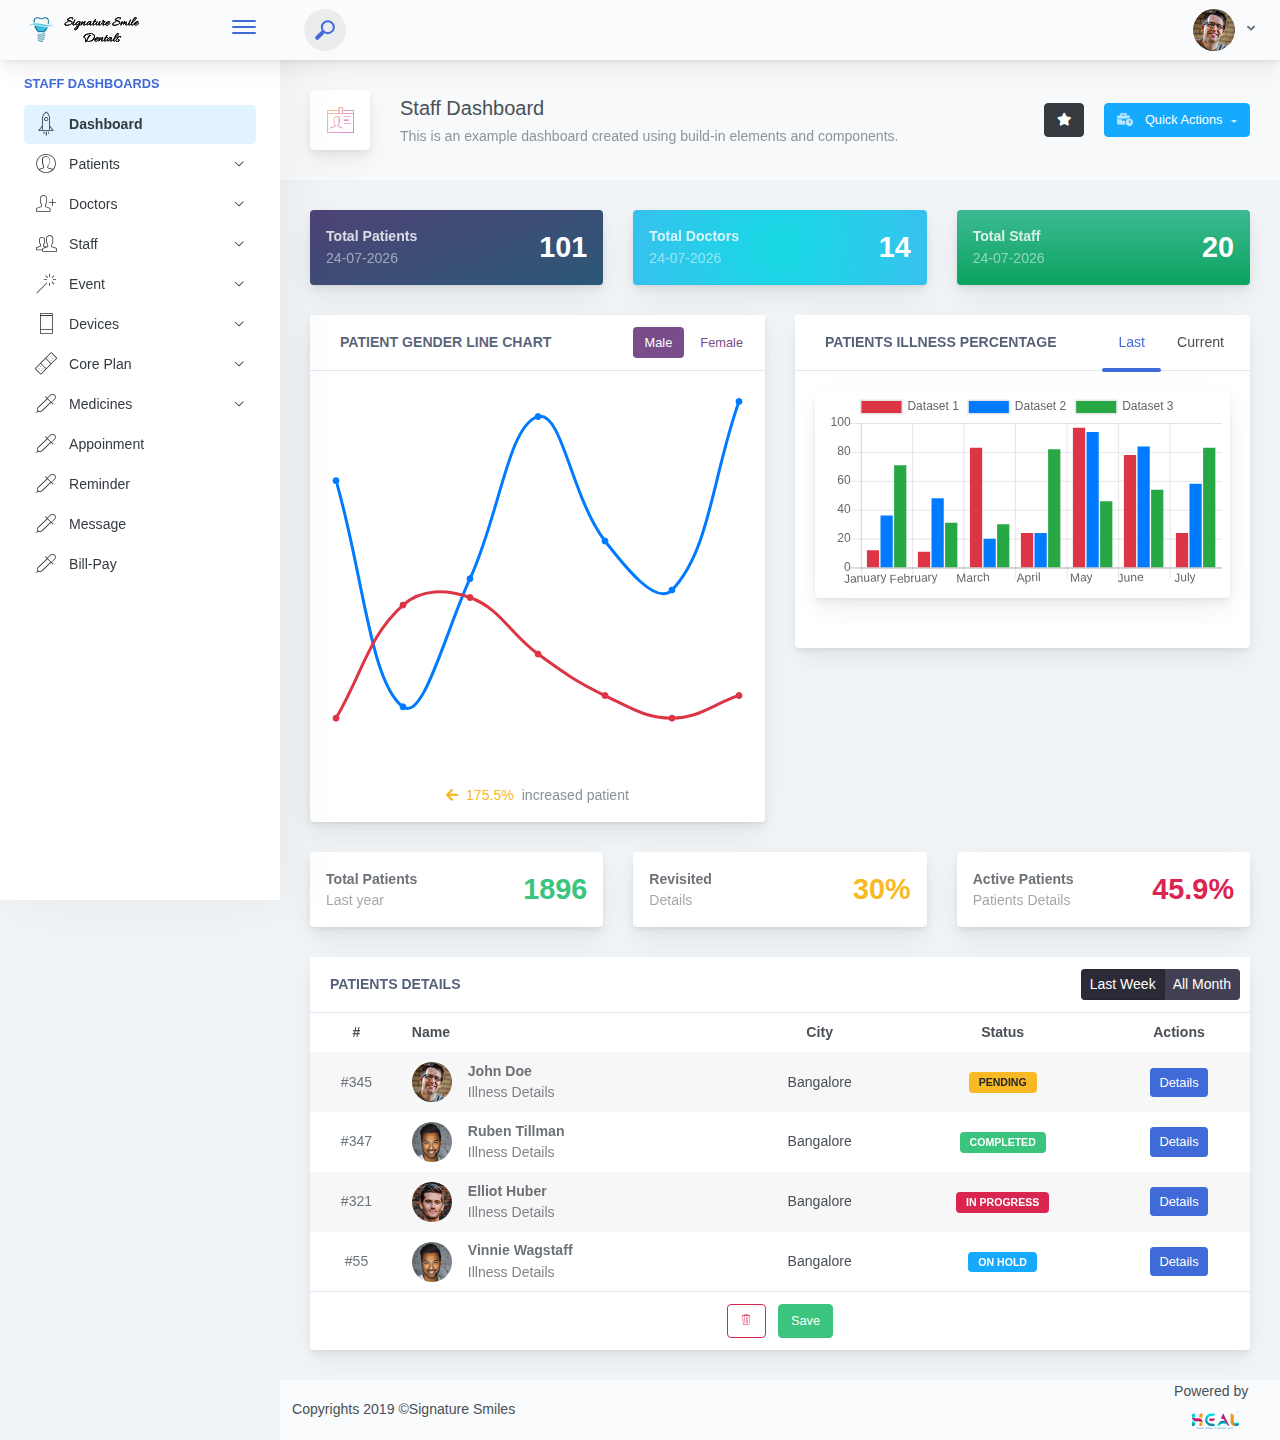
<file: index.html>
<!doctype html>
<html lang="en">

<head>
    <meta charset="utf-8">
    <meta http-equiv="X-UA-Compatible" content="IE=edge">
    <meta http-equiv="Content-Language" content="en">
    <meta http-equiv="Content-Type" content="text/html; charset=utf-8"/>
    <title>Signature Smiles Hospital | Admin | Staff | Doctors</title>
    <meta name="viewport" content="width=device-width, initial-scale=1, maximum-scale=1, user-scalable=no, shrink-to-fit=no" />
    <meta name="description" content="This is an example dashboard created using build-in elements and components.">
    <meta name="msapplication-tap-highlight" content="no">
<link href="./main.css" rel="stylesheet"></head>
<body>
    <div class="app-container app-theme-white body-tabs-shadow fixed-sidebar fixed-header">
        <div class="app-header header-shadow">
            <div class="app-header__logo">
                <div class="logo-src"></div>
                <div class="header__pane ml-auto">
                    <div>
                        <button type="button" class="hamburger close-sidebar-btn hamburger--elastic" data-class="closed-sidebar">
                            <span class="hamburger-box">
                                <span class="hamburger-inner"></span>
                            </span>
                        </button>
                    </div>
                </div>
            </div>
            <div class="app-header__mobile-menu">
                <div>
                    <button type="button" class="hamburger hamburger--elastic mobile-toggle-nav">
                        <span class="hamburger-box">
                            <span class="hamburger-inner"></span>
                        </span>
                    </button>
                </div>
            </div>
            <div class="app-header__menu">
                <span>
                    <button type="button" class="btn-icon btn-icon-only btn btn-primary btn-sm mobile-toggle-header-nav">
                        <span class="btn-icon-wrapper">
                            <i class="fa fa-ellipsis-v fa-w-6"></i>
                        </span>
                    </button>
                </span>
            </div>    <div class="app-header__content">
                <div class="app-header-left">
                    <div class="search-wrapper">
                        <div class="input-holder">
                            <input type="text" class="search-input" placeholder="Type to search">
                            <button class="search-icon"><span></span></button>
                        </div>
                        <button class="close"></button>
                    </div>
                           </div>
                <div class="app-header-right">
                    <div class="header-btn-lg pr-0">
                        <div class="widget-content p-0">
                            <div class="widget-content-wrapper">
                                <div class="widget-content-left">
                                    <div class="btn-group">
                                        <a data-toggle="dropdown" aria-haspopup="true" aria-expanded="false" class="p-0 btn">
                                            <img width="42" class="rounded-circle" src="assets/images/avatars/4.jpg" alt="">
                                            <i class="fa fa-angle-down ml-2 opacity-8"></i>
                                        </a>
                                        <div tabindex="-1" role="menu" aria-hidden="true" class="dropdown-menu dropdown-menu-right">
                                            <button type="button" tabindex="0" class="dropdown-item">User Account</button>
                                            <button type="button" tabindex="0" class="dropdown-item">Settings</button>
                                            <h6 tabindex="-1" class="dropdown-header">Header</h6>
                                            <button type="button" tabindex="0" class="dropdown-item">Actions</button>
                                            <div tabindex="-1" class="dropdown-divider"></div>
                                            <button type="button" tabindex="0" class="dropdown-item">Dividers</button>
                                        </div>
                                    </div>
                                </div>
                                <div class="widget-content-left  ml-3 header-user-info">
                                    <div class="widget-heading">
                                        Dr. Jay
                                    </div>
                                    <div class="widget-subheading">
                                            Dentist
                                    </div>
                                </div>
                                <div class="widget-content-right header-user-info ml-3">
                                    <!-- <button type="button" class="btn-shadow p-1 btn btn-primary btn-sm show-toastr-example">
                                        <i class="fa text-white fa-calendar pr-1 pl-1"></i>
                                    </button> -->
                                </div>
                            </div>
                        </div>
                    </div>        </div>
            </div>
        </div>        
                <div class="app-main">
                <div class="app-sidebar sidebar-shadow">
                    <div class="app-header__logo">
                        <div class="logo-src"></div>
                        <div class="header__pane ml-auto">
                            <div>
                                <button type="button" class="hamburger close-sidebar-btn hamburger--elastic" data-class="closed-sidebar">
                                    <span class="hamburger-box">
                                        <span class="hamburger-inner"></span>
                                    </span>
                                </button>
                            </div>
                        </div>
                    </div>
                    <div class="app-header__mobile-menu">
                        <div>
                            <button type="button" class="hamburger hamburger--elastic mobile-toggle-nav">
                                <span class="hamburger-box">
                                    <span class="hamburger-inner"></span>
                                </span>
                            </button>
                        </div>
                    </div>
                    <div class="app-header__menu">
                        <span>
                            <button type="button" class="btn-icon btn-icon-only btn btn-primary btn-sm mobile-toggle-header-nav">
                                <span class="btn-icon-wrapper">
                                    <i class="fa fa-ellipsis-v fa-w-6"></i>
                                </span>
                            </button>
                        </span>
                    </div>    <div class="scrollbar-sidebar">
                        <div class="app-sidebar__inner">
                            <ul class="vertical-nav-menu">
                                <li class="app-sidebar__heading">Staff Dashboards</li>
                                <li>
                                    <a href="index.html" class="mm-active">
                                        <i class="metismenu-icon pe-7s-rocket"></i>
                                        Dashboard
                                    </a>
                                </li>
                                <li>
                                    <a href="#">
                                        <i class="metismenu-icon pe-7s-user"></i>
                                        Patients
                                        <i class="metismenu-state-icon pe-7s-angle-down caret-left"></i>
                                    </a>
                                    <ul>
                                        <li>
                                            <a href="patients/all-patients.html">
                                                <i class="metismenu-icon"></i>
                                                All Patients
                                            </a>
                                        </li>
                                        <li>
                                            <a href="patients/add-patient.html">
                                                <i class="metismenu-icon">
                                                </i>Add Patient
                                            </a>
                                        </li>
                                        <li>
                                                <a href="patients/add-discharge-details.html">
                                                    <i class="metismenu-icon">
                                                    </i>Add Discharge Details
                                                </a>
                                            </li>
                                            <li>
                                                    <a href="patients/add-change.html">
                                                        <i class="metismenu-icon">
                                                        </i>Add Change
                                                    </a>
                                                </li>
                                                <li>
                                                        <a href="patients/unlock.html">
                                                            <i class="metismenu-icon">
                                                            </i>Unlock
                                                        </a>
                                                    </li>
                                    </ul>
                                </li>
                                <li>
                                    <a href="#">
                                        <i class="metismenu-icon pe-7s-add-user"></i>
                                        Doctors
                                        <i class="metismenu-state-icon pe-7s-angle-down caret-left"></i>
                                    </a>
                                    <ul>
                                            <li>
                                                <a href="elements-buttons-standard.html">
                                                    <i class="metismenu-icon"></i>
                                                    Option 1
                                                </a>
                                            </li>
                                            <li>
                                                <a href="elements-dropdowns.html">
                                                    <i class="metismenu-icon">
                                                    </i>Option 2
                                                </a>
                                            </li>
                                        </ul>
                                </li>
                                <li>
                                    <a href="#.html">
                                        <i class="metismenu-icon pe-7s-users"></i>
                                        Staff
                                        <i class="metismenu-state-icon pe-7s-angle-down caret-left"></i>
                                    </a>
                                    <ul>
                                            <li>
                                                <a href="elements-buttons-standard.html">
                                                    <i class="metismenu-icon"></i>
                                                    Option 1
                                                </a>
                                            </li>
                                            <li>
                                                <a href="elements-dropdowns.html">
                                                    <i class="metismenu-icon">
                                                    </i>Option 2
                                                </a>
                                            </li>
                                        </ul>
                                </li>
                                <li>
                                        <a href="#.html">
                                            <i class="metismenu-icon pe-7s-magic-wand"></i>
                                            Event
                                            <i class="metismenu-state-icon pe-7s-angle-down caret-left"></i>
                                        </a>
                                        <ul>
                                                <li>
                                                    <a href="elements-buttons-standard.html">
                                                        <i class="metismenu-icon"></i>
                                                        Option 1
                                                    </a>
                                                </li>
                                                <li>
                                                    <a href="elements-dropdowns.html">
                                                        <i class="metismenu-icon">
                                                        </i>Option 2
                                                    </a>
                                                </li>
                                            </ul>
                                    </li>
                                    <li>
                                            <a href="#.html">
                                                <i class="metismenu-icon pe-7s-phone"></i>
                                                Devices
                                                <i class="metismenu-state-icon pe-7s-angle-down caret-left"></i>
                                            </a>
                                            <ul>
                                                    <li>
                                                        <a href="elements-buttons-standard.html">
                                                            <i class="metismenu-icon"></i>
                                                            Option 1
                                                        </a>
                                                    </li>
                                                    <li>
                                                        <a href="elements-dropdowns.html">
                                                            <i class="metismenu-icon">
                                                            </i>Option 2
                                                        </a>
                                                    </li>
                                                </ul>
                                        </li>
                                        <li>
                                                <a href="#.html">
                                                    <i class="metismenu-icon pe-7s-bandaid"></i>
                                                    Core Plan
                                                    <i class="metismenu-state-icon pe-7s-angle-down caret-left"></i>
                                                </a>
                                                <ul>
                                                        <li>
                                                            <a href="elements-buttons-standard.html">
                                                                <i class="metismenu-icon"></i>
                                                                Option 1
                                                            </a>
                                                        </li>
                                                        <li>
                                                            <a href="elements-dropdowns.html">
                                                                <i class="metismenu-icon">
                                                                </i>Option 2
                                                            </a>
                                                        </li>
                                                    </ul>
                                            </li>
                                            <li>
                                                    <a href="#.html">
                                                        <i class="metismenu-icon pe-7s-eyedropper"></i>
                                                        Medicines
                                                        <i class="metismenu-state-icon pe-7s-angle-down caret-left"></i>
                                                    </a>
                                                    <ul>
                                                            <li>
                                                                <a href="elements-buttons-standard.html">
                                                                    <i class="metismenu-icon"></i>
                                                                    Option 1
                                                                </a>
                                                            </li>
                                                            <li>
                                                                <a href="elements-dropdowns.html">
                                                                    <i class="metismenu-icon">
                                                                    </i>Option 2
                                                                </a>
                                                            </li>
                                                        </ul>
                                                </li>
                                                <li>
                                                        <a href="#.html">
                                                            <i class="metismenu-icon pe-7s-eyedropper"></i>
                                                            Appoinment
                                                        </a>
                                                        </li>
                                                        <li>
                                                                <a href="#.html">
                                                                    <i class="metismenu-icon pe-7s-eyedropper"></i>
                                                                    Reminder
                                                                </a>
                                                                </li>
                                                                <li>
                                                                        <a href="#.html">
                                                                            <i class="metismenu-icon pe-7s-eyedropper"></i>
                                                                            Message
                                                                        </a>
                                                                        </li>
                                                                        <li>
                                                                                <a href="#.html">
                                                                                    <i class="metismenu-icon pe-7s-eyedropper"></i>
                                                                                    Bill-Pay
                                                                                </a>
                                                                                </li>
                                                        
                            </ul>
                        </div>
                    </div>
                </div>    <div class="app-main__outer">
                    <div class="app-main__inner">
                        <div class="app-page-title">
                            <div class="page-title-wrapper">
                                <div class="page-title-heading">
                                    <div class="page-title-icon">
                                        <i class="pe-7s-id icon-gradient bg-mean-fruit">
                                        </i>
                                    </div>
                                    <div>Staff Dashboard
                                        <div class="page-title-subheading">This is an example dashboard created using build-in elements and components.
                                        </div>
                                    </div>
                                </div>
                                <div class="page-title-actions">
                                    <button type="button" data-toggle="tooltip" title="Example Tooltip" data-placement="bottom" class="btn-shadow mr-3 btn btn-dark">
                                        <i class="fa fa-star"></i>
                                    </button>
                                    <div class="d-inline-block dropdown">
                                        <button type="button" data-toggle="dropdown" aria-haspopup="true" aria-expanded="false" class="btn-shadow dropdown-toggle btn btn-info">
                                            <span class="btn-icon-wrapper pr-2 opacity-7">
                                                <i class="fa fa-business-time fa-w-20"></i>
                                            </span>
                                            Quick Actions
                                        </button>
                                        <div tabindex="-1" role="menu" aria-hidden="true" class="dropdown-menu dropdown-menu-right">
                                            <ul class="nav flex-column">
                                                <li class="nav-item">
                                                    <a href="javascript:void(0);" class="nav-link">
                                                        <i class="nav-link-icon lnr-inbox"></i>
                                                        <span>
                                                            Inbox
                                                        </span>
                                                        <div class="ml-auto badge badge-pill badge-secondary">86</div>
                                                    </a>
                                                </li>
                                                <li class="nav-item">
                                                    <a href="javascript:void(0);" class="nav-link">
                                                        <i class="nav-link-icon lnr-book"></i>
                                                        <span>
                                                            Book
                                                        </span>
                                                        <div class="ml-auto badge badge-pill badge-danger">5</div>
                                                    </a>
                                                </li>
                                                <li class="nav-item">
                                                    <a href="javascript:void(0);" class="nav-link">
                                                        <i class="nav-link-icon lnr-picture"></i>
                                                        <span>
                                                            Picture
                                                        </span>
                                                    </a>
                                                </li>
                                                <li class="nav-item">
                                                    <a disabled href="javascript:void(0);" class="nav-link disabled">
                                                        <i class="nav-link-icon lnr-file-empty"></i>
                                                        <span>
                                                            File Disabled
                                                        </span>
                                                    </a>
                                                </li>
                                            </ul>
                                        </div>
                                    </div>
                                </div>    </div>
                        </div>            <div class="row">
                            <div class="col-md-6 col-xl-4">
                                <div class="card mb-3 widget-content bg-midnight-bloom">
                                    <div class="widget-content-wrapper text-white">
                                        <div class="widget-content-left">
                                            <div class="widget-heading">Total Patients</div>
                                            <div class="widget-subheading" id="demo">Date:  </div>
                                        </div>
                                        <div class="widget-content-right">
                                            <div class="widget-numbers text-white"><span>101</span></div>
                                        </div>
                                    </div>
                                </div>
                            </div>
                            <div class="col-md-6 col-xl-4">
                                <div class="card mb-3 widget-content bg-arielle-smile">
                                    <div class="widget-content-wrapper text-white">
                                        <div class="widget-content-left">
                                            <div class="widget-heading">Total Doctors</div>
                                            <div class="widget-subheading" id="demo2">Date</div>
                                        </div>
                                        <div class="widget-content-right">
                                            <div class="widget-numbers text-white" ><span>14</span></div>
                                        </div>
                                    </div>
                                </div>
                            </div>
                            <div class="col-md-6 col-xl-4">
                                <div class="card mb-3 widget-content bg-grow-early">
                                    <div class="widget-content-wrapper text-white">
                                        <div class="widget-content-left">
                                            <div class="widget-heading">Total Staff</div>
                                            <div class="widget-subheading" id="demo1">Date</div>
                                        </div>
                                        <div class="widget-content-right">
                                            <div class="widget-numbers text-white">20</div>
                                        </div>
                                    </div>
                                </div>
                            </div>
                            
                        </div>
                        <div class="row">
                            
                            <div class="col-md-12 col-lg-6">
                                <div class="mb-3 card">
                                    <div class="card-header-tab card-header">
                                        <div class="card-header-title">
                                            <i class="header-icon lnr-rocket icon-gradient bg-tempting-azure"> </i>
                                            Patient Gender Line Chart
                                        </div>
                                        <div class="btn-actions-pane-right">
                                            <div class="nav">
                                                <a href="javascript:void(0);" class="border-0 btn-pill btn-wide btn-transition active btn btn-outline-alternate">Male</a>
                                                <a href="javascript:void(0);" class="ml-1 btn-pill btn-wide border-0 btn-transition  btn btn-outline-alternate second-tab-toggle-alt">Female</a>
                                            </div>
                                        </div>
                                    </div>
                                    <div class="tab-content">
                                        <div class="tab-pane fade active show" id="tab-eg-55">
                                            <div class="widget-chart p-3">
                                                <div style="height: 350px">
                                                    <canvas id="line-chart"></canvas>
                                                </div>
                                                <div class="widget-chart-content text-center mt-5">
                                                    <div class="widget-description mt-0 text-warning">
                                                        <i class="fa fa-arrow-left"></i>
                                                        <span class="pl-1">175.5%</span>
                                                        <span class="text-muted opacity-8 pl-1">increased patient</span>
                                                    </div>
                                                </div>
                                            </div>
                                           
                                        </div>
                                    </div>
                                </div>
                            </div>
                            <div class="col-md-12 col-lg-6">
                                    <div class="mb-3 card">
                                        <div class="card-header-tab card-header-tab-animation card-header">
                                            <div class="card-header-title">
                                                <i class="header-icon lnr-apartment icon-gradient bg-love-kiss"> </i>
                                                Patients Illness Percentage
                                            </div>
                                            <ul class="nav">
                                                <li class="nav-item"><a href="javascript:void(0);" class="active nav-link">Last</a></li>
                                                <li class="nav-item"><a href="javascript:void(0);" class="nav-link second-tab-toggle">Current</a></li>
                                            </ul>
                                        </div>
                                        <div class="card-body">
                                            <div class="tab-content">
                                                <div class="tab-pane fade show active" id="tabs-eg-77">
                                                    <div class="card mb-3 widget-chart widget-chart2 text-left w-100">
                                                        <div class="widget-chat-wrapper-outer">
                                                            <div class="widget-chart-wrapper widget-chart-wrapper-lg opacity-10 m-0">
                                                                <canvas id="canvas"></canvas>
                                                            </div>
                                                        </div>
                                                    </div>
                                                    
                                                </div>
                                            </div>
                                        </div>
                                    </div>
                                </div>
                        </div>
                        <div class="row">
                            <div class="col-md-6 col-xl-4">
                                <div class="card mb-3 widget-content">
                                    <div class="widget-content-outer">
                                        <div class="widget-content-wrapper">
                                            <div class="widget-content-left">
                                                <div class="widget-heading">Total Patients</div>
                                                <div class="widget-subheading">Last year</div>
                                            </div>
                                            <div class="widget-content-right">
                                                <div class="widget-numbers text-success">1896</div>
                                            </div>
                                        </div>
                                    </div>
                                </div>
                            </div>
                            <div class="col-md-6 col-xl-4">
                                <div class="card mb-3 widget-content">
                                    <div class="widget-content-outer">
                                        <div class="widget-content-wrapper">
                                            <div class="widget-content-left">
                                                <div class="widget-heading">Revisited</div>
                                                <div class="widget-subheading">Details</div>
                                            </div>
                                            <div class="widget-content-right">
                                                <div class="widget-numbers text-warning">30%</div>
                                            </div>
                                        </div>
                                    </div>
                                </div>
                            </div>
                            <div class="col-md-6 col-xl-4">
                                <div class="card mb-3 widget-content">
                                    <div class="widget-content-outer">
                                        <div class="widget-content-wrapper">
                                            <div class="widget-content-left">
                                                <div class="widget-heading">Active Patients</div>
                                                <div class="widget-subheading">Patients Details</div>
                                            </div>
                                            <div class="widget-content-right">
                                                <div class="widget-numbers text-danger">45.9%</div>
                                            </div>
                                        </div>
                                    </div>
                                </div>
                            </div>
                           
                        </div>
                        <div class="row">
                            <div class="col-md-12">
                                <div class="main-card mb-3 card">
                                    <div class="card-header"> Patients Details
                                        <div class="btn-actions-pane-right">
                                            <div role="group" class="btn-group-sm btn-group">
                                                <button class="active btn btn-focus">Last Week</button>
                                                <button class="btn btn-focus">All Month</button>
                                            </div>
                                        </div>
                                    </div>
                                    <div class="table-responsive">
                                        <table class="align-middle mb-0 table table-borderless table-striped table-hover">
                                            <thead>
                                            <tr>
                                                <th class="text-center">#</th>
                                                <th>Name</th>
                                                <th class="text-center">City</th>
                                                <th class="text-center">Status</th>
                                                <th class="text-center">Actions</th>
                                            </tr>
                                            </thead>
                                            <tbody>
                                            <tr>
                                                <td class="text-center text-muted">#345</td>
                                                <td>
                                                    <div class="widget-content p-0">
                                                        <div class="widget-content-wrapper">
                                                            <div class="widget-content-left mr-3">
                                                                <div class="widget-content-left">
                                                                    <img width="40" class="rounded-circle" src="assets/images/avatars/4.jpg" alt="">
                                                                </div>
                                                            </div>
                                                            <div class="widget-content-left flex2">
                                                                <div class="widget-heading">John Doe</div>
                                                                <div class="widget-subheading opacity-7">Illness Details</div>
                                                            </div>
                                                        </div>
                                                    </div>
                                                </td>
                                                <td class="text-center">Bangalore</td>
                                                <td class="text-center">
                                                    <div class="badge badge-warning">Pending</div>
                                                </td>
                                                <td class="text-center">
                                                    <button type="button" id="PopoverCustomT-1" class="btn btn-primary btn-sm">Details</button>
                                                </td>
                                            </tr>
                                            <tr>
                                                <td class="text-center text-muted">#347</td>
                                                <td>
                                                    <div class="widget-content p-0">
                                                        <div class="widget-content-wrapper">
                                                            <div class="widget-content-left mr-3">
                                                                <div class="widget-content-left">
                                                                    <img width="40" class="rounded-circle" src="assets/images/avatars/3.jpg" alt="">
                                                                </div>
                                                            </div>
                                                            <div class="widget-content-left flex2">
                                                                <div class="widget-heading">Ruben Tillman</div>
                                                                <div class="widget-subheading opacity-7">Illness Details</div>
                                                            </div>
                                                        </div>
                                                    </div>
                                                </td>
                                                <td class="text-center">Bangalore</td>
                                                <td class="text-center">
                                                    <div class="badge badge-success">Completed</div>
                                                </td>
                                                <td class="text-center">
                                                    <button type="button" id="PopoverCustomT-2" class="btn btn-primary btn-sm">Details</button>
                                                </td>
                                            </tr>
                                            <tr>
                                                <td class="text-center text-muted">#321</td>
                                                <td>
                                                    <div class="widget-content p-0">
                                                        <div class="widget-content-wrapper">
                                                            <div class="widget-content-left mr-3">
                                                                <div class="widget-content-left">
                                                                    <img width="40" class="rounded-circle" src="assets/images/avatars/2.jpg" alt="">
                                                                </div>
                                                            </div>
                                                            <div class="widget-content-left flex2">
                                                                <div class="widget-heading">Elliot Huber</div>
                                                                <div class="widget-subheading opacity-7">Illness Details</div>
                                                            </div>
                                                        </div>
                                                    </div>
                                                </td>
                                                <td class="text-center">Bangalore</td>
                                                <td class="text-center">
                                                    <div class="badge badge-danger">In Progress</div>
                                                </td>
                                                <td class="text-center">
                                                    <button type="button" id="PopoverCustomT-3" class="btn btn-primary btn-sm">Details</button>
                                                </td>
                                            </tr>
                                            <tr>
                                                <td class="text-center text-muted">#55</td>
                                                <td>
                                                    <div class="widget-content p-0">
                                                        <div class="widget-content-wrapper">
                                                            <div class="widget-content-left mr-3">
                                                                <div class="widget-content-left">
                                                                    <img width="40" class="rounded-circle" src="assets/images/avatars/3.jpg" alt=""></div>
                                                            </div>
                                                            <div class="widget-content-left flex2">
                                                                <div class="widget-heading">Vinnie Wagstaff</div>
                                                                <div class="widget-subheading opacity-7">Illness Details</div>
                                                            </div>
                                                        </div>
                                                    </div>
                                                </td>
                                                <td class="text-center">Bangalore</td>
                                                <td class="text-center">
                                                    <div class="badge badge-info">On Hold</div>
                                                </td>
                                                <td class="text-center">
                                                    <button type="button" id="PopoverCustomT-4" class="btn btn-primary btn-sm">Details</button>
                                                </td>
                                            </tr>
                                            </tbody>
                                        </table>
                                    </div>
                                    <div class="d-block text-center card-footer">
                                        <button class="mr-2 btn-icon btn-icon-only btn btn-outline-danger"><i class="pe-7s-trash btn-icon-wrapper"> </i></button>
                                        <button class="btn-wide btn btn-success">Save</button>
                                    </div>
                                </div>
                            </div>
                        </div>
                        
                    </div>
                    <div class="app-wrapper-footer">
                            <div class="app-footer">
                                <div class="app-footer__inner">
                                    <div class="app-footer-left">
                                        <ul class="nav">
                                            <li class="nav-item">
                                                
                                                        Copyrights 2019 ©Signature Smiles
                                               
                                            </li>
                                           
                                        </ul>
                                    </div>
                                    <div class="app-footer-right">
                                        <ul class="nav">
                                           
                                            <li class="nav-item">
                                                Powered by
                                                <a href="javascript:void(0);" class="nav-link">
                                                    <img src="assets/images/logoheal.png">
                                                </a>
                                            </li>
                                        </ul>
                                    </div>
                                </div>
                            </div>
                        </div>    </div>
                <script src="http://maps.google.com/maps/api/js?sensor=true"></script>
        </div>
    </div>
<script type="text/javascript" src="./assets/scripts/main.js"></script>
<script>
       

        var today = new Date();
var dd = today.getDate();

var mm = today.getMonth()+1; 
var yyyy = today.getFullYear();
if(dd<10) 
{
    dd='0'+dd;
} 

if(mm<10) 
{
    mm='0'+mm;
} 
d = dd+'-'+mm+'-'+yyyy;

document.getElementById("demo").innerHTML = d;
        document.getElementById("demo1").innerHTML = d;
        document.getElementById("demo2").innerHTML = d;
        </script>
</body>
</html>
</file>
<file: main.css>
*/.border-primary{border-color:#3f6ad8}.border-secondary{border-color:#6c757d}.border-success{border-color:#3ac47d}.border-info{border-color:#16aaff}.border-warning{border-color:#f7b924}.border-danger{border-color:#d92550}.border-light{border-color:#eee}.border-dark{border-color:#343a40}.border-focus{border-color:#444054}.border-alternate{border-color:#794c8a}.list-group-item-primary{color:#213770;background-color:#c9d5f4}.list-group-item-primary.list-group-item-action:hover,.list-group-item-primary.list-group-item-action:focus{color:#213770;background-color:#b4c5f0}.list-group-item-primary.list-group-item-action.active{color:#fff;background-color:#213770;border-color:#213770}.list-group-item-secondary{color:#383d41;background-color:#d6d8db}.list-group-item-secondary.list-group-item-action:hover,.list-group-item-secondary.list-group-item-action:focus{color:#383d41;background-color:#c8cbcf}.list-group-item-secondary.list-group-item-action.active{color:#fff;background-color:#383d41;border-color:#383d41}.list-group-item-success{color:#1e6641;background-color:#c8eedb}.list-group-item-success.list-group-item-action:hover,.list-group-item-success.list-group-item-action:focus{color:#1e6641;background-color:#b5e8ce}.list-group-item-success.list-group-item-action.active{color:#fff;background-color:#1e6641;border-color:#1e6641}.list-group-item-info{color:#0b5885;background-color:#bee7ff}.list-group-item-info.list-group-item-action:hover,.list-group-item-info.list-group-item-action:focus{color:#0b5885;background-color:#a5deff}.list-group-item-info.list-group-item-action.active{color:#fff;background-color:#0b5885;border-color:#0b5885}.list-group-item-warning{color:#806013;background-color:#fdebc2}.list-group-item-warning.list-group-item-action:hover,.list-group-item-warning.list-group-item-action:focus{color:#806013;background-color:#fce3a9}.list-group-item-warning.list-group-item-action.active{color:#fff;background-color:#806013;border-color:#806013}.list-group-item-danger{color:#71132a;background-color:#f4c2ce}.list-group-item-danger.list-group-item-action:hover,.list-group-item-danger.list-group-item-action:focus{color:#71132a;background-color:#f0acbd}.list-group-item-danger.list-group-item-action.active{color:#fff;background-color:#71132a;border-color:#71132a}.list-group-item-light{color:#7c7c7c;background-color:#fafafa}.list-group-item-light.list-group-item-action:hover,.list-group-item-light.list-group-item-action:focus{color:#7c7c7c;background-color:#ededed}.list-group-item-light.list-group-item-action.active{color:#fff;background-color:#7c7c7c;border-color:#7c7c7c}.list-group-item-dark{color:#1b1e21;background-color:#c6c8ca}.list-group-item-dark.list-group-item-action:hover,.list-group-item-dark.list-group-item-action:focus{color:#1b1e21;background-color:#b9bbbe}.list-group-item-dark.list-group-item-action.active{color:#fff;background-color:#1b1e21;border-color:#1b1e21}.list-group-item-focus{color:#23212c;background-color:#cbcacf}.list-group-item-focus.list-group-item-action:hover,.list-group-item-focus.list-group-item-action:focus{color:#23212c;background-color:#bebdc3}.list-group-item-focus.list-group-item-action.active{color:#fff;background-color:#23212c;border-color:#23212c}.list-group-item-alternate{color:#3f2848;background-color:#d9cdde}.list-group-item-alternate.list-group-item-action:hover,.list-group-item-alternate.list-group-item-action:focus{color:#3f2848;background-color:#cdbed4}.list-group-item-alternate.list-group-item-action.active{color:#fff;background-color:#3f2848;border-color:#3f2848}.bg-primary{background-color:#3f6ad8 !important}a.bg-primary:hover,a.bg-primary:focus,button.bg-primary:hover,button.bg-primary:focus{background-color:#2651be !important}.bg-secondary{background-color:#6c757d !important}a.bg-secondary:hover,a.bg-secondary:focus,button.bg-secondary:hover,button.bg-secondary:focus{background-color:#545b62 !important}.bg-success{background-color:#3ac47d !important}a.bg-success:hover,a.bg-success:focus,button.bg-success:hover,button.bg-success:focus{background-color:#2e9d64 !important}.bg-info{background-color:#16aaff !important}a.bg-info:hover,a.bg-info:focus,button.bg-info:hover,button.bg-info:focus{background-color:#0090e2 !important}.bg-warning{background-color:#f7b924 !important}a.bg-warning:hover,a.bg-warning:focus,button.bg-warning:hover,button.bg-warning:focus{background-color:#e0a008 !important}.bg-danger{background-color:#d92550 !important}a.bg-danger:hover,a.bg-danger:focus,button.bg-danger:hover,button.bg-danger:focus{background-color:#ad1e40 !important}.bg-light{background-color:#eee !important}a.bg-light:hover,a.bg-light:focus,button.bg-light:hover,button.bg-light:focus{background-color:#d5d5d5 !important}.bg-dark{background-color:#343a40 !important}a.bg-dark:hover,a.bg-dark:focus,button.bg-dark:hover,button.bg-dark:focus{background-color:#1d2124 !important}.bg-focus{background-color:#444054 !important}a.bg-focus:hover,a.bg-focus:focus,button.bg-focus:hover,button.bg-focus:focus{background-color:#2d2a37 !important}.bg-alternate{background-color:#794c8a !important}a.bg-alternate:hover,a.bg-alternate:focus,button.bg-alternate:hover,button.bg-alternate:focus{background-color:#5c3a69 !important}:root{--blue: #007bff;--indigo: #6610f2;--purple: #6f42c1;--pink: #e83e8c;--red: #dc3545;--orange: #fd7e14;--yellow: #ffc107;--green: #28a745;--teal: #20c997;--cyan: #17a2b8;--white: #fff;--gray: #6c757d;--gray-dark: #343a40;--primary: #3f6ad8;--secondary: #6c757d;--success: #3ac47d;--info: #16aaff;--warning: #f7b924;--danger: #d92550;--light: #eee;--dark: #343a40;--focus: #444054;--alternate: #794c8a;--breakpoint-xs: 0;--breakpoint-sm: 576px;--breakpoint-md: 768px;--breakpoint-lg: 992px;--breakpoint-xl: 1200px;--font-family-sans-serif: -apple-system, BlinkMacSystemFont, "Segoe UI", Roboto, "Helvetica Neue", Arial, "Noto Sans", sans-serif, "Apple Color Emoji", "Segoe UI Emoji", "Segoe UI Symbol", "Noto Color Emoji";--font-family-monospace: SFMono-Regular, Menlo, Monaco, Consolas, "Liberation Mono", "Courier New", monospace}*,*::before,*::after{box-sizing:border-box}html{font-family:sans-serif;line-height:1.15;-webkit-text-size-adjust:100%;-webkit-tap-highlight-color:rgba(0,0,0,0)}article,aside,figcaption,figure,footer,header,hgroup,main,nav,section{display:block}body{margin:0;font-family:-apple-system,BlinkMacSystemFont,"Segoe UI",Roboto,"Helvetica Neue",Arial,"Noto Sans",sans-serif,"Apple Color Emoji","Segoe UI Emoji","Segoe UI Symbol","Noto Color Emoji";font-size:.88rem;font-weight:400;line-height:1.5;color:#495057;text-align:left;background-color:#fff}[tabindex="-1"]:focus{outline:0 !important}hr{box-sizing:content-box;height:0;overflow:visible}h1,h2,h3,h4,h5,h6{margin-top:0;margin-bottom:.5rem}p{margin-top:0;margin-bottom:1rem}abbr[title],abbr[data-original-title]{text-decoration:underline;text-decoration:underline dotted;cursor:help;border-bottom:0;text-decoration-skip-ink:none}address{margin-bottom:1rem;font-style:normal;line-height:inherit}ol,ul,dl{margin-top:0;margin-bottom:1rem}ol ol,ul ul,ol ul,ul ol{margin-bottom:0}dt{font-weight:700}dd{margin-bottom:.5rem;margin-left:0}blockquote{margin:0 0 1rem}b,strong{font-weight:bolder}small{font-size:80%}sub,sup{position:relative;font-size:75%;line-height:0;vertical-align:baseline}sub{bottom:-.25em}sup{top:-.5em}a{color:#3f6ad8;text-decoration:none;background-color:transparent}a:hover{color:#0056b3;text-decoration:underline}a:not([href]):not([tabindex]){color:inherit;text-decoration:none}a:not([href]):not([tabindex]):hover,a:not([href]):not([tabindex]):focus{color:inherit;text-decoration:none}a:not([href]):not([tabindex]):focus{outline:0}pre,code,kbd,samp{font-family:SFMono-Regular,Menlo,Monaco,Consolas,"Liberation Mono","Courier New",monospace;font-size:1em}pre{margin-top:0;margin-bottom:1rem;overflow:auto}figure{margin:0 0 1rem}img{vertical-align:middle;border-style:none}svg{overflow:hidden;vertical-align:middle}table{border-collapse:collapse}caption{padding-top:.55rem;padding-bottom:.55rem;color:#6c757d;text-align:left;caption-side:bottom}th{text-align:inherit}label{display:inline-block;margin-bottom:.5rem}button{border-radius:0}button:focus{outline:1px dotted;outline:5px auto -webkit-focus-ring-color}input,button,select,optgroup,textarea{margin:0;font-family:inherit;font-size:inherit;line-height:inherit}button,input{overflow:visible}button,select{text-transform:none}button,[type="button"],[type="reset"],[type="submit"]{-webkit-appearance:button}button::-moz-focus-inner,[type="button"]::-moz-focus-inner,[type="reset"]::-moz-focus-inner,[type="submit"]::-moz-focus-inner{padding:0;border-style:none}input[type="radio"],input[type="checkbox"]{box-sizing:border-box;padding:0}input[type="date"],input[type="time"],input[type="datetime-local"],input[type="month"]{-webkit-appearance:listbox}textarea{overflow:auto;resize:vertical}fieldset{min-width:0;padding:0;margin:0;border:0}legend{display:block;width:100%;max-width:100%;padding:0;margin-bottom:.5rem;font-size:1.5rem;line-height:inherit;color:inherit;white-space:normal}progress{vertical-align:baseline}[type="number"]::-webkit-inner-spin-button,[type="number"]::-webkit-outer-spin-button{height:auto}[type="search"]{outline-offset:-2px;-webkit-appearance:none}[type="search"]::-webkit-search-decoration{-webkit-appearance:none}::-webkit-file-upload-button{font:inherit;-webkit-appearance:button}output{display:inline-block}summary{display:list-item;cursor:pointer}template{display:none}[hidden]{display:none !important}h1,h2,h3,h4,h5,h6,.h1,.h2,.h3,.h4,.h5,.h6{margin-bottom:.5rem;font-family:inherit;font-weight:400;line-height:1.2;color:inherit}h1,.h1{font-size:2.5rem}h2,.h2{font-size:2rem}h3,.h3{font-size:1.75rem}h4,.h4{font-size:1.5rem}h5,.h5{font-size:1.25rem}h6,.h6{font-size:1rem}.lead{font-size:1.25rem;font-weight:300}.display-1{font-size:6rem;font-weight:300;line-height:1.2}.display-2{font-size:5.5rem;font-weight:300;line-height:1.2}.display-3{font-size:4.5rem;font-weight:300;line-height:1.2}.display-4{font-size:3.5rem;font-weight:300;line-height:1.2}hr{margin-top:1rem;margin-bottom:1rem;border:0;border-top:1px solid rgba(0,0,0,0.1)}small,.small{font-size:80%;font-weight:400}mark,.mark{padding:.2em;background-color:#fcf8e3}.list-unstyled{padding-left:0;list-style:none}.list-inline{padding-left:0;list-style:none}.list-inline-item{display:inline-block}.list-inline-item:not(:last-child){margin-right:.5rem}.initialism{font-size:90%;text-transform:uppercase}.blockquote{margin-bottom:1rem;font-size:1.25rem}.blockquote-footer{display:block;font-size:80%;color:#6c757d}.blockquote-footer::before{content:"\2014\00A0"}.img-fluid{max-width:100%;height:auto}.img-thumbnail{padding:.25rem;background-color:#fff;border:1px solid #dee2e6;border-radius:.25rem;max-width:100%;height:auto}.figure{display:inline-block}.figure-img{margin-bottom:.5rem;line-height:1}.figure-caption{font-size:90%;color:#6c757d}code{font-size:87.5%;color:#e83e8c;word-break:break-word}a>code{color:inherit}kbd{padding:.2rem .4rem;font-size:87.5%;color:#fff;background-color:#212529;border-radius:.2rem}kbd kbd{padding:0;font-size:100%;font-weight:700}pre{display:block;font-size:87.5%;color:#212529}pre code{font-size:inherit;color:inherit;word-break:normal}.pre-scrollable{max-height:340px;overflow-y:scroll}.container{width:100%;padding-right:15px;padding-left:15px;margin-right:auto;margin-left:auto}@media (min-width: 576px){.container{max-width:540px}}@media (min-width: 768px){.container{max-width:720px}}@media (min-width: 992px){.container{max-width:960px}}@media (min-width: 1200px){.container{max-width:1140px}}.container-fluid{width:100%;padding-right:15px;padding-left:15px;margin-right:auto;margin-left:auto}.row{display:flex;flex-wrap:wrap;margin-right:-15px;margin-left:-15px}.no-gutters{margin-right:0;margin-left:0}.no-gutters>.col,.no-gutters>[class*="col-"]{padding-right:0;padding-left:0}.col-1,.col-2,.col-3,.col-4,.col-5,.col-6,.col-7,.col-8,.col-9,.col-10,.col-11,.col-12,.col,.col-auto,.col-sm-1,.col-sm-2,.col-sm-3,.col-sm-4,.col-sm-5,.col-sm-6,.col-sm-7,.col-sm-8,.col-sm-9,.col-sm-10,.col-sm-11,.col-sm-12,.col-sm,.col-sm-auto,.col-md-1,.col-md-2,.col-md-3,.col-md-4,.col-md-5,.col-md-6,.col-md-7,.col-md-8,.col-md-9,.col-md-10,.col-md-11,.col-md-12,.col-md,.col-md-auto,.col-lg-1,.col-lg-2,.col-lg-3,.col-lg-4,.col-lg-5,.col-lg-6,.col-lg-7,.col-lg-8,.col-lg-9,.col-lg-10,.col-lg-11,.col-lg-12,.col-lg,.col-lg-auto,.col-xl-1,.col-xl-2,.col-xl-3,.col-xl-4,.col-xl-5,.col-xl-6,.col-xl-7,.col-xl-8,.col-xl-9,.col-xl-10,.col-xl-11,.col-xl-12,.col-xl,.col-xl-auto{position:relative;width:100%;padding-right:15px;padding-left:15px}.col{flex-basis:0;flex-grow:1;max-width:100%}.col-auto{flex:0 0 auto;width:auto;max-width:100%}.col-1{flex:0 0 8.33333%;max-width:8.33333%}.col-2{flex:0 0 16.66667%;max-width:16.66667%}.col-3{flex:0 0 25%;max-width:25%}.col-4{flex:0 0 33.33333%;max-width:33.33333%}.col-5{flex:0 0 41.66667%;max-width:41.66667%}.col-6{flex:0 0 50%;max-width:50%}.col-7{flex:0 0 58.33333%;max-width:58.33333%}.col-8{flex:0 0 66.66667%;max-width:66.66667%}.col-9{flex:0 0 75%;max-width:75%}.col-10{flex:0 0 83.33333%;max-width:83.33333%}.col-11{flex:0 0 91.66667%;max-width:91.66667%}.col-12{flex:0 0 100%;max-width:100%}.order-first{order:-1}.order-last{order:13}.order-0{order:0}.order-1{order:1}.order-2{order:2}.order-3{order:3}.order-4{order:4}.order-5{order:5}.order-6{order:6}.order-7{order:7}.order-8{order:8}.order-9{order:9}.order-10{order:10}.order-11{order:11}.order-12{order:12}.offset-1{margin-left:8.33333%}.offset-2{margin-left:16.66667%}.offset-3{margin-left:25%}.offset-4{margin-left:33.33333%}.offset-5{margin-left:41.66667%}.offset-6{margin-left:50%}.offset-7{margin-left:58.33333%}.offset-8{margin-left:66.66667%}.offset-9{margin-left:75%}.offset-10{margin-left:83.33333%}.offset-11{margin-left:91.66667%}@media (min-width: 576px){.col-sm{flex-basis:0;flex-grow:1;max-width:100%}.col-sm-auto{flex:0 0 auto;width:auto;max-width:100%}.col-sm-1{flex:0 0 8.33333%;max-width:8.33333%}.col-sm-2{flex:0 0 16.66667%;max-width:16.66667%}.col-sm-3{flex:0 0 25%;max-width:25%}.col-sm-4{flex:0 0 33.33333%;max-width:33.33333%}.col-sm-5{flex:0 0 41.66667%;max-width:41.66667%}.col-sm-6{flex:0 0 50%;max-width:50%}.col-sm-7{flex:0 0 58.33333%;max-width:58.33333%}.col-sm-8{flex:0 0 66.66667%;max-width:66.66667%}.col-sm-9{flex:0 0 75%;max-width:75%}.col-sm-10{flex:0 0 83.33333%;max-width:83.33333%}.col-sm-11{flex:0 0 91.66667%;max-width:91.66667%}.col-sm-12{flex:0 0 100%;max-width:100%}.order-sm-first{order:-1}.order-sm-last{order:13}.order-sm-0{order:0}.order-sm-1{order:1}.order-sm-2{order:2}.order-sm-3{order:3}.order-sm-4{order:4}.order-sm-5{order:5}.order-sm-6{order:6}.order-sm-7{order:7}.order-sm-8{order:8}.order-sm-9{order:9}.order-sm-10{order:10}.order-sm-11{order:11}.order-sm-12{order:12}.offset-sm-0{margin-left:0}.offset-sm-1{margin-left:8.33333%}.offset-sm-2{margin-left:16.66667%}.offset-sm-3{margin-left:25%}.offset-sm-4{margin-left:33.33333%}.offset-sm-5{margin-left:41.66667%}.offset-sm-6{margin-left:50%}.offset-sm-7{margin-left:58.33333%}.offset-sm-8{margin-left:66.66667%}.offset-sm-9{margin-left:75%}.offset-sm-10{margin-left:83.33333%}.offset-sm-11{margin-left:91.66667%}}@media (min-width: 768px){.col-md{flex-basis:0;flex-grow:1;max-width:100%}.col-md-auto{flex:0 0 auto;width:auto;max-width:100%}.col-md-1{flex:0 0 8.33333%;max-width:8.33333%}.col-md-2{flex:0 0 16.66667%;max-width:16.66667%}.col-md-3{flex:0 0 25%;max-width:25%}.col-md-4{flex:0 0 33.33333%;max-width:33.33333%}.col-md-5{flex:0 0 41.66667%;max-width:41.66667%}.col-md-6{flex:0 0 50%;max-width:50%}.col-md-7{flex:0 0 58.33333%;max-width:58.33333%}.col-md-8{flex:0 0 66.66667%;max-width:66.66667%}.col-md-9{flex:0 0 75%;max-width:75%}.col-md-10{flex:0 0 83.33333%;max-width:83.33333%}.col-md-11{flex:0 0 91.66667%;max-width:91.66667%}.col-md-12{flex:0 0 100%;max-width:100%}.order-md-first{order:-1}.order-md-last{order:13}.order-md-0{order:0}.order-md-1{order:1}.order-md-2{order:2}.order-md-3{order:3}.order-md-4{order:4}.order-md-5{order:5}.order-md-6{order:6}.order-md-7{order:7}.order-md-8{order:8}.order-md-9{order:9}.order-md-10{order:10}.order-md-11{order:11}.order-md-12{order:12}.offset-md-0{margin-left:0}.offset-md-1{margin-left:8.33333%}.offset-md-2{margin-left:16.66667%}.offset-md-3{margin-left:25%}.offset-md-4{margin-left:33.33333%}.offset-md-5{margin-left:41.66667%}.offset-md-6{margin-left:50%}.offset-md-7{margin-left:58.33333%}.offset-md-8{margin-left:66.66667%}.offset-md-9{margin-left:75%}.offset-md-10{margin-left:83.33333%}.offset-md-11{margin-left:91.66667%}}@media (min-width: 992px){.col-lg{flex-basis:0;flex-grow:1;max-width:100%}.col-lg-auto{flex:0 0 auto;width:auto;max-width:100%}.col-lg-1{flex:0 0 8.33333%;max-width:8.33333%}.col-lg-2{flex:0 0 16.66667%;max-width:16.66667%}.col-lg-3{flex:0 0 25%;max-width:25%}.col-lg-4{flex:0 0 33.33333%;max-width:33.33333%}.col-lg-5{flex:0 0 41.66667%;max-width:41.66667%}.col-lg-6{flex:0 0 50%;max-width:50%}.col-lg-7{flex:0 0 58.33333%;max-width:58.33333%}.col-lg-8{flex:0 0 66.66667%;max-width:66.66667%}.col-lg-9{flex:0 0 75%;max-width:75%}.col-lg-10{flex:0 0 83.33333%;max-width:83.33333%}.col-lg-11{flex:0 0 91.66667%;max-width:91.66667%}.col-lg-12{flex:0 0 100%;max-width:100%}.order-lg-first{order:-1}.order-lg-last{order:13}.order-lg-0{order:0}.order-lg-1{order:1}.order-lg-2{order:2}.order-lg-3{order:3}.order-lg-4{order:4}.order-lg-5{order:5}.order-lg-6{order:6}.order-lg-7{order:7}.order-lg-8{order:8}.order-lg-9{order:9}.order-lg-10{order:10}.order-lg-11{order:11}.order-lg-12{order:12}.offset-lg-0{margin-left:0}.offset-lg-1{margin-left:8.33333%}.offset-lg-2{margin-left:16.66667%}.offset-lg-3{margin-left:25%}.offset-lg-4{margin-left:33.33333%}.offset-lg-5{margin-left:41.66667%}.offset-lg-6{margin-left:50%}.offset-lg-7{margin-left:58.33333%}.offset-lg-8{margin-left:66.66667%}.offset-lg-9{margin-left:75%}.offset-lg-10{margin-left:83.33333%}.offset-lg-11{margin-left:91.66667%}}@media (min-width: 1200px){.col-xl{flex-basis:0;flex-grow:1;max-width:100%}.col-xl-auto{flex:0 0 auto;width:auto;max-width:100%}.col-xl-1{flex:0 0 8.33333%;max-width:8.33333%}.col-xl-2{flex:0 0 16.66667%;max-width:16.66667%}.col-xl-3{flex:0 0 25%;max-width:25%}.col-xl-4{flex:0 0 33.33333%;max-width:33.33333%}.col-xl-5{flex:0 0 41.66667%;max-width:41.66667%}.col-xl-6{flex:0 0 50%;max-width:50%}.col-xl-7{flex:0 0 58.33333%;max-width:58.33333%}.col-xl-8{flex:0 0 66.66667%;max-width:66.66667%}.col-xl-9{flex:0 0 75%;max-width:75%}.col-xl-10{flex:0 0 83.33333%;max-width:83.33333%}.col-xl-11{flex:0 0 91.66667%;max-width:91.66667%}.col-xl-12{flex:0 0 100%;max-width:100%}.order-xl-first{order:-1}.order-xl-last{order:13}.order-xl-0{order:0}.order-xl-1{order:1}.order-xl-2{order:2}.order-xl-3{order:3}.order-xl-4{order:4}.order-xl-5{order:5}.order-xl-6{order:6}.order-xl-7{order:7}.order-xl-8{order:8}.order-xl-9{order:9}.order-xl-10{order:10}.order-xl-11{order:11}.order-xl-12{order:12}.offset-xl-0{margin-left:0}.offset-xl-1{margin-left:8.33333%}.offset-xl-2{margin-left:16.66667%}.offset-xl-3{margin-left:25%}.offset-xl-4{margin-left:33.33333%}.offset-xl-5{margin-left:41.66667%}.offset-xl-6{margin-left:50%}.offset-xl-7{margin-left:58.33333%}.offset-xl-8{margin-left:66.66667%}.offset-xl-9{margin-left:75%}.offset-xl-10{margin-left:83.33333%}.offset-xl-11{margin-left:91.66667%}}.table{width:100%;margin-bottom:1rem;background-color:rgba(0,0,0,0)}.table th,.table td{padding:.55rem;vertical-align:top;border-top:1px solid #e9ecef}.table thead th{vertical-align:bottom;border-bottom:2px solid #e9ecef}.table tbody+tbody{border-top:2px solid #e9ecef}.table .table{background-color:#fff}.table-sm th,.table-sm td{padding:.3rem}.table-bordered{border:1px solid #e9ecef}.table-bordered th,.table-bordered td{border:1px solid #e9ecef}.table-bordered thead th,.table-bordered thead td{border-bottom-width:2px}.table-borderless th,.table-borderless td,.table-borderless thead th,.table-borderless tbody+tbody{border:0}.table-striped tbody tr:nth-of-type(odd){background-color:rgba(0,0,0,0.03)}.table-hover tbody tr:hover{background-color:#e0f3ff}.table-primary,.table-primary>th,.table-primary>td{background-color:#c9d5f4}.table-primary th,.table-primary td,.table-primary thead th,.table-primary tbody+tbody{border-color:#9bb2eb}.table-hover .table-primary:hover{background-color:#b4c5f0}.table-hover .table-primary:hover>td,.table-hover .table-primary:hover>th{background-color:#b4c5f0}.table-secondary,.table-secondary>th,.table-secondary>td{background-color:#d6d8db}.table-secondary th,.table-secondary td,.table-secondary thead th,.table-secondary tbody+tbody{border-color:#b3b7bb}.table-hover .table-secondary:hover{background-color:#c8cbcf}.table-hover .table-secondary:hover>td,.table-hover .table-secondary:hover>th{background-color:#c8cbcf}.table-success,.table-success>th,.table-success>td{background-color:#c8eedb}.table-success th,.table-success td,.table-success thead th,.table-success tbody+tbody{border-color:#99e0bb}.table-hover .table-success:hover{background-color:#b5e8ce}.table-hover .table-success:hover>td,.table-hover .table-success:hover>th{background-color:#b5e8ce}.table-info,.table-info>th,.table-info>td{background-color:#bee7ff}.table-info th,.table-info td,.table-info thead th,.table-info tbody+tbody{border-color:#86d3ff}.table-hover .table-info:hover{background-color:#a5deff}.table-hover .table-info:hover>td,.table-hover .table-info:hover>th{background-color:#a5deff}.table-warning,.table-warning>th,.table-warning>td{background-color:#fdebc2}.table-warning th,.table-warning td,.table-warning thead th,.table-warning tbody+tbody{border-color:#fbdb8d}.table-hover .table-warning:hover{background-color:#fce3a9}.table-hover .table-warning:hover>td,.table-hover .table-warning:hover>th{background-color:#fce3a9}.table-danger,.table-danger>th,.table-danger>td{background-color:#f4c2ce}.table-danger th,.table-danger td,.table-danger thead th,.table-danger tbody+tbody{border-color:#eb8ea4}.table-hover .table-danger:hover{background-color:#f0acbd}.table-hover .table-danger:hover>td,.table-hover .table-danger:hover>th{background-color:#f0acbd}.table-light,.table-light>th,.table-light>td{background-color:#fafafa}.table-light th,.table-light td,.table-light thead th,.table-light tbody+tbody{border-color:#f6f6f6}.table-hover .table-light:hover{background-color:#ededed}.table-hover .table-light:hover>td,.table-hover .table-light:hover>th{background-color:#ededed}.table-dark,.table-dark>th,.table-dark>td{background-color:#c6c8ca}.table-dark th,.table-dark td,.table-dark thead th,.table-dark tbody+tbody{border-color:#95999c}.table-hover .table-dark:hover{background-color:#b9bbbe}.table-hover .table-dark:hover>td,.table-hover .table-dark:hover>th{background-color:#b9bbbe}.table-focus,.table-focus>th,.table-focus>td{background-color:#cbcacf}.table-focus th,.table-focus td,.table-focus thead th,.table-focus tbody+tbody{border-color:#9e9ca6}.table-hover .table-focus:hover{background-color:#bebdc3}.table-hover .table-focus:hover>td,.table-hover .table-focus:hover>th{background-color:#bebdc3}.table-alternate,.table-alternate>th,.table-alternate>td{background-color:#d9cdde}.table-alternate th,.table-alternate td,.table-alternate thead th,.table-alternate tbody+tbody{border-color:#b9a2c2}.table-hover .table-alternate:hover{background-color:#cdbed4}.table-hover .table-alternate:hover>td,.table-hover .table-alternate:hover>th{background-color:#cdbed4}.table-active,.table-active>th,.table-active>td{background-color:#e0f3ff}.table-hover .table-active:hover{background-color:#c7e9ff}.table-hover .table-active:hover>td,.table-hover .table-active:hover>th{background-color:#c7e9ff}.table .thead-dark th{color:#fff;background-color:#212529;border-color:#32383e}.table .thead-light th{color:#6c757d;background-color:#f8f9fa;border-color:#e9ecef}.table-dark{color:#fff;background-color:#212529}.table-dark th,.table-dark td,.table-dark thead th{border-color:#32383e}.table-dark.table-bordered{border:0}.table-dark.table-striped tbody tr:nth-of-type(odd){background-color:rgba(255,255,255,0.05)}.table-dark.table-hover tbody tr:hover{background-color:rgba(255,255,255,0.075)}@media (max-width: 575.98px){.table-responsive-sm{display:block;width:100%;overflow-x:auto;-webkit-overflow-scrolling:touch;-ms-overflow-style:-ms-autohiding-scrollbar}.table-responsive-sm>.table-bordered{border:0}}@media (max-width: 767.98px){.table-responsive-md{display:block;width:100%;overflow-x:auto;-webkit-overflow-scrolling:touch;-ms-overflow-style:-ms-autohiding-scrollbar}.table-responsive-md>.table-bordered{border:0}}@media (max-width: 991.98px){.table-responsive-lg{display:block;width:100%;overflow-x:auto;-webkit-overflow-scrolling:touch;-ms-overflow-style:-ms-autohiding-scrollbar}.table-responsive-lg>.table-bordered{border:0}}@media (max-width: 1199.98px){.table-responsive-xl{display:block;width:100%;overflow-x:auto;-webkit-overflow-scrolling:touch;-ms-overflow-style:-ms-autohiding-scrollbar}.table-responsive-xl>.table-bordered{border:0}}.table-responsive{display:block;width:100%;overflow-x:auto;-webkit-overflow-scrolling:touch;-ms-overflow-style:-ms-autohiding-scrollbar}.table-responsive>.table-bordered{border:0}.form-control{display:block;width:100%;height:calc(2.25rem + 2px);padding:.375rem .75rem;font-size:1rem;font-weight:400;line-height:1.5;color:#495057;background-color:#fff;background-clip:padding-box;border:1px solid #ced4da;border-radius:.25rem;transition:border-color 0.15s ease-in-out,box-shadow 0.15s ease-in-out}@media screen and (prefers-reduced-motion: reduce){.form-control{transition:none}}.form-control::-ms-expand{background-color:transparent;border:0}.form-control:focus{color:#495057;background-color:#fff;border-color:#a9bcee;outline:0;box-shadow:0 0 0 .2rem rgba(0,123,255,0.25)}.form-control::placeholder{color:#6c757d;opacity:1}.form-control:disabled,.form-control[readonly]{background-color:#e9ecef;opacity:1}select.form-control:focus::-ms-value{color:#495057;background-color:#fff}.form-control-file,.form-control-range{display:block;width:100%}.col-form-label{padding-top:calc(.375rem + 1px);padding-bottom:calc(.375rem + 1px);margin-bottom:0;font-size:inherit;line-height:1.5}.col-form-label-lg{padding-top:calc(.5rem + 1px);padding-bottom:calc(.5rem + 1px);font-size:1.25rem;line-height:1.5}.col-form-label-sm{padding-top:calc(.25rem + 1px);padding-bottom:calc(.25rem + 1px);font-size:.875rem;line-height:1.5}.form-control-plaintext{display:block;width:100%;padding-top:.375rem;padding-bottom:.375rem;margin-bottom:0;line-height:1.5;color:#212529;background-color:transparent;border:solid transparent;border-width:1px 0}.form-control-plaintext.form-control-sm,.form-control-plaintext.form-control-lg{padding-right:0;padding-left:0}.form-control-sm{height:calc(1.8125rem + 2px);padding:.25rem .5rem;font-size:.875rem;line-height:1.5;border-radius:.2rem}.form-control-lg{height:calc(2.875rem + 2px);padding:.5rem 1rem;font-size:1.25rem;line-height:1.5;border-radius:.3rem}select.form-control[size],select.form-control[multiple]{height:auto}textarea.form-control{height:auto}.form-group{margin-bottom:1rem}.form-text{display:block;margin-top:.25rem}.form-row{display:flex;flex-wrap:wrap;margin-right:-5px;margin-left:-5px}.form-row>.col,.form-row>[class*="col-"]{padding-right:5px;padding-left:5px}.form-check{position:relative;display:block;padding-left:1.25rem}.form-check-input{position:absolute;margin-top:.3rem;margin-left:-1.25rem}.form-check-input:disabled ~ .form-check-label{color:#6c757d}.form-check-label{margin-bottom:0}.form-check-inline{display:inline-flex;align-items:center;padding-left:0;margin-right:.75rem}.form-check-inline .form-check-input{position:static;margin-top:0;margin-right:.3125rem;margin-left:0}.valid-feedback{display:none;width:100%;margin-top:.25rem;font-size:80%;color:#3ac47d}.valid-tooltip{position:absolute;top:100%;z-index:5;display:none;max-width:100%;padding:.25rem .5rem;margin-top:.1rem;font-size:.875rem;line-height:1.5;color:#fff;background-color:rgba(58,196,125,0.9);border-radius:.25rem}.was-validated .form-control:valid,.form-control.is-valid{border-color:#3ac47d;padding-right:2.25rem;background-repeat:no-repeat;background-position:center right calc(2.25rem / 4);background-size:calc(2.25rem / 2) calc(2.25rem / 2);background-image:url("data:image/svg+xml,%3csvg xmlns='http://www.w3.org/2000/svg' viewBox='0 0 8 8'%3e%3cpath fill='%2328a745' d='M2.3 6.73L.6 4.53c-.4-1.04.46-1.4 1.1-.8l1.1 1.4 3.4-3.8c.6-.63 1.6-.27 1.2.7l-4 4.6c-.43.5-.8.4-1.1.1z'/%3e%3c/svg%3e")}.was-validated .form-control:valid:focus,.form-control.is-valid:focus{border-color:#3ac47d;box-shadow:0 0 0 .2rem rgba(58,196,125,0.25)}.was-validated .form-control:valid ~ .valid-feedback,.was-validated .form-control:valid ~ .valid-tooltip,.form-control.is-valid ~ .valid-feedback,.form-control.is-valid ~ .valid-tooltip{display:block}.was-validated textarea.form-control:valid,textarea.form-control.is-valid{padding-right:2.25rem;background-position:top calc(2.25rem / 4) right calc(2.25rem / 4)}.was-validated .custom-select:valid,.custom-select.is-valid{border-color:#3ac47d;padding-right:3.4375rem;background:url("data:image/svg+xml,%3csvg xmlns='http://www.w3.org/2000/svg' viewBox='0 0 4 5'%3e%3cpath fill='%23343a40' d='M2 0L0 2h4zm0 5L0 3h4z'/%3e%3c/svg%3e") no-repeat right .75rem center/8px 10px,url("data:image/svg+xml,%3csvg xmlns='http://www.w3.org/2000/svg' viewBox='0 0 8 8'%3e%3cpath fill='%2328a745' d='M2.3 6.73L.6 4.53c-.4-1.04.46-1.4 1.1-.8l1.1 1.4 3.4-3.8c.6-.63 1.6-.27 1.2.7l-4 4.6c-.43.5-.8.4-1.1.1z'/%3e%3c/svg%3e") no-repeat center right 1.75rem/1.125rem 1.125rem}.was-validated .custom-select:valid:focus,.custom-select.is-valid:focus{border-color:#3ac47d;box-shadow:0 0 0 .2rem rgba(58,196,125,0.25)}.was-validated .custom-select:valid ~ .valid-feedback,.was-validated .custom-select:valid ~ .valid-tooltip,.custom-select.is-valid ~ .valid-feedback,.custom-select.is-valid ~ .valid-tooltip{display:block}.was-validated .form-control-file:valid ~ .valid-feedback,.was-validated .form-control-file:valid ~ .valid-tooltip,.form-control-file.is-valid ~ .valid-feedback,.form-control-file.is-valid ~ .valid-tooltip{display:block}.was-validated .form-check-input:valid ~ .form-check-label,.form-check-input.is-valid ~ .form-check-label{color:#3ac47d}.was-validated .form-check-input:valid ~ .valid-feedback,.was-validated .form-check-input:valid ~ .valid-tooltip,.form-check-input.is-valid ~ .valid-feedback,.form-check-input.is-valid ~ .valid-tooltip{display:block}.was-validated .custom-control-input:valid ~ .custom-control-label,.custom-control-input.is-valid ~ .custom-control-label{color:#3ac47d}.was-validated .custom-control-input:valid ~ .custom-control-label::before,.custom-control-input.is-valid ~ .custom-control-label::before{border-color:#3ac47d}.was-validated .custom-control-input:valid ~ .valid-feedback,.was-validated .custom-control-input:valid ~ .valid-tooltip,.custom-control-input.is-valid ~ .valid-feedback,.custom-control-input.is-valid ~ .valid-tooltip{display:block}.was-validated .custom-control-input:valid:checked ~ .custom-control-label::before,.custom-control-input.is-valid:checked ~ .custom-control-label::before{border-color:#61d097;background-color:#61d097}.was-validated .custom-control-input:valid:focus ~ .custom-control-label::before,.custom-control-input.is-valid:focus ~ .custom-control-label::before{box-shadow:0 0 0 .2rem rgba(58,196,125,0.25)}.was-validated .custom-control-input:valid:focus:not(:checked) ~ .custom-control-label::before,.custom-control-input.is-valid:focus:not(:checked) ~ .custom-control-label::before{border-color:#3ac47d}.was-validated .custom-file-input:valid ~ .custom-file-label,.custom-file-input.is-valid ~ .custom-file-label{border-color:#3ac47d}.was-validated .custom-file-input:valid ~ .valid-feedback,.was-validated .custom-file-input:valid ~ .valid-tooltip,.custom-file-input.is-valid ~ .valid-feedback,.custom-file-input.is-valid ~ .valid-tooltip{display:block}.was-validated .custom-file-input:valid:focus ~ .custom-file-label,.custom-file-input.is-valid:focus ~ .custom-file-label{border-color:#3ac47d;box-shadow:0 0 0 .2rem rgba(58,196,125,0.25)}.invalid-feedback{display:none;width:100%;margin-top:.25rem;font-size:80%;color:#d92550}.invalid-tooltip{position:absolute;top:100%;z-index:5;display:none;max-width:100%;padding:.25rem .5rem;margin-top:.1rem;font-size:.875rem;line-height:1.5;color:#fff;background-color:rgba(217,37,80,0.9);border-radius:.25rem}.was-validated .form-control:invalid,.form-control.is-invalid{border-color:#d92550;padding-right:2.25rem;background-repeat:no-repeat;background-position:center right calc(2.25rem / 4);background-size:calc(2.25rem / 2) calc(2.25rem / 2);background-image:url("data:image/svg+xml,%3csvg xmlns='http://www.w3.org/2000/svg' fill='%23dc3545' viewBox='-2 -2 7 7'%3e%3cpath stroke='%23d9534f' d='M0 0l3 3m0-3L0 3'/%3e%3ccircle r='.5'/%3e%3ccircle cx='3' r='.5'/%3e%3ccircle cy='3' r='.5'/%3e%3ccircle cx='3' cy='3' r='.5'/%3e%3c/svg%3E")}.was-validated .form-control:invalid:focus,.form-control.is-invalid:focus{border-color:#d92550;box-shadow:0 0 0 .2rem rgba(217,37,80,0.25)}.was-validated .form-control:invalid ~ .invalid-feedback,.was-validated .form-control:invalid ~ .invalid-tooltip,.form-control.is-invalid ~ .invalid-feedback,.form-control.is-invalid ~ .invalid-tooltip{display:block}.was-validated textarea.form-control:invalid,textarea.form-control.is-invalid{padding-right:2.25rem;background-position:top calc(2.25rem / 4) right calc(2.25rem / 4)}.was-validated .custom-select:invalid,.custom-select.is-invalid{border-color:#d92550;padding-right:3.4375rem;background:url("data:image/svg+xml,%3csvg xmlns='http://www.w3.org/2000/svg' viewBox='0 0 4 5'%3e%3cpath fill='%23343a40' d='M2 0L0 2h4zm0 5L0 3h4z'/%3e%3c/svg%3e") no-repeat right .75rem center/8px 10px,url("data:image/svg+xml,%3csvg xmlns='http://www.w3.org/2000/svg' fill='%23dc3545' viewBox='-2 -2 7 7'%3e%3cpath stroke='%23d9534f' d='M0 0l3 3m0-3L0 3'/%3e%3ccircle r='.5'/%3e%3ccircle cx='3' r='.5'/%3e%3ccircle cy='3' r='.5'/%3e%3ccircle cx='3' cy='3' r='.5'/%3e%3c/svg%3E") no-repeat center right 1.75rem/1.125rem 1.125rem}.was-validated .custom-select:invalid:focus,.custom-select.is-invalid:focus{border-color:#d92550;box-shadow:0 0 0 .2rem rgba(217,37,80,0.25)}.was-validated .custom-select:invalid ~ .invalid-feedback,.was-validated .custom-select:invalid ~ .invalid-tooltip,.custom-select.is-invalid ~ .invalid-feedback,.custom-select.is-invalid ~ .invalid-tooltip{display:block}.was-validated .form-control-file:invalid ~ .invalid-feedback,.was-validated .form-control-file:invalid ~ .invalid-tooltip,.form-control-file.is-invalid ~ .invalid-feedback,.form-control-file.is-invalid ~ .invalid-tooltip{display:block}.was-validated .form-check-input:invalid ~ .form-check-label,.form-check-input.is-invalid ~ .form-check-label{color:#d92550}.was-validated .form-check-input:invalid ~ .invalid-feedback,.was-validated .form-check-input:invalid ~ .invalid-tooltip,.form-check-input.is-invalid ~ .invalid-feedback,.form-check-input.is-invalid ~ .invalid-tooltip{display:block}.was-validated .custom-control-input:invalid ~ .custom-control-label,.custom-control-input.is-invalid ~ .custom-control-label{color:#d92550}.was-validated .custom-control-input:invalid ~ .custom-control-label::before,.custom-control-input.is-invalid ~ .custom-control-label::before{border-color:#d92550}.was-validated .custom-control-input:invalid ~ .invalid-feedback,.was-validated .custom-control-input:invalid ~ .invalid-tooltip,.custom-control-input.is-invalid ~ .invalid-feedback,.custom-control-input.is-invalid ~ .invalid-tooltip{display:block}.was-validated .custom-control-input:invalid:checked ~ .custom-control-label::before,.custom-control-input.is-invalid:checked ~ .custom-control-label::before{border-color:#e15073;background-color:#e15073}.was-validated .custom-control-input:invalid:focus ~ .custom-control-label::before,.custom-control-input.is-invalid:focus ~ .custom-control-label::before{box-shadow:0 0 0 .2rem rgba(217,37,80,0.25)}.was-validated .custom-control-input:invalid:focus:not(:checked) ~ .custom-control-label::before,.custom-control-input.is-invalid:focus:not(:checked) ~ .custom-control-label::before{border-color:#d92550}.was-validated .custom-file-input:invalid ~ .custom-file-label,.custom-file-input.is-invalid ~ .custom-file-label{border-color:#d92550}.was-validated .custom-file-input:invalid ~ .invalid-feedback,.was-validated .custom-file-input:invalid ~ .invalid-tooltip,.custom-file-input.is-invalid ~ .invalid-feedback,.custom-file-input.is-invalid ~ .invalid-tooltip{display:block}.was-validated .custom-file-input:invalid:focus ~ .custom-file-label,.custom-file-input.is-invalid:focus ~ .custom-file-label{border-color:#d92550;box-shadow:0 0 0 .2rem rgba(217,37,80,0.25)}.form-inline{display:flex;flex-flow:row wrap;align-items:center}.form-inline .form-check{width:100%}@media (min-width: 576px){.form-inline label{display:flex;align-items:center;justify-content:center;margin-bottom:0}.form-inline .form-group{display:flex;flex:0 0 auto;flex-flow:row wrap;align-items:center;margin-bottom:0}.form-inline .form-control{display:inline-block;width:auto;vertical-align:middle}.form-inline .form-control-plaintext{display:inline-block}.form-inline .input-group,.form-inline .custom-select{width:auto}.form-inline .form-check{display:flex;align-items:center;justify-content:center;width:auto;padding-left:0}.form-inline .form-check-input{position:relative;margin-top:0;margin-right:.25rem;margin-left:0}.form-inline .custom-control{align-items:center;justify-content:center}.form-inline .custom-control-label{margin-bottom:0}}.btn{display:inline-block;font-weight:400;color:#495057;text-align:center;vertical-align:middle;user-select:none;background-color:transparent;border:1px solid transparent;padding:.375rem .75rem;font-size:1rem;line-height:1.5;border-radius:.25rem;transition:color 0.15s,background-color 0.15s,border-color 0.15s,box-shadow 0.15s}@media screen and (prefers-reduced-motion: reduce){.btn{transition:none}}.btn:hover{color:#495057;text-decoration:none}.btn:focus,.btn.focus{outline:0;box-shadow:none}.btn.disabled,.btn:disabled{opacity:.65}.btn:not(:disabled):not(.disabled){cursor:pointer}a.btn.disabled,fieldset:disabled a.btn{pointer-events:none}.btn-primary{color:#fff;background-color:#3f6ad8;border-color:#3f6ad8}.btn-primary:hover{color:#fff;background-color:#2955c8;border-color:#2651be}.btn-primary:focus,.btn-primary.focus{box-shadow:0 0 0 0 rgba(92,128,222,0.5)}.btn-primary.disabled,.btn-primary:disabled{color:#fff;background-color:#3f6ad8;border-color:#3f6ad8}.btn-primary:not(:disabled):not(.disabled):active,.btn-primary:not(:disabled):not(.disabled).active,.show>.btn-primary.dropdown-toggle{color:#fff;background-color:#2651be;border-color:#244cb3}.btn-primary:not(:disabled):not(.disabled):active:focus,.btn-primary:not(:disabled):not(.disabled).active:focus,.show>.btn-primary.dropdown-toggle:focus{box-shadow:0 0 0 0 rgba(92,128,222,0.5)}.btn-secondary{color:#fff;background-color:#6c757d;border-color:#6c757d}.btn-secondary:hover{color:#fff;background-color:#5a6268;border-color:#545b62}.btn-secondary:focus,.btn-secondary.focus{box-shadow:0 0 0 0 rgba(130,138,145,0.5)}.btn-secondary.disabled,.btn-secondary:disabled{color:#fff;background-color:#6c757d;border-color:#6c757d}.btn-secondary:not(:disabled):not(.disabled):active,.btn-secondary:not(:disabled):not(.disabled).active,.show>.btn-secondary.dropdown-toggle{color:#fff;background-color:#545b62;border-color:#4e555b}.btn-secondary:not(:disabled):not(.disabled):active:focus,.btn-secondary:not(:disabled):not(.disabled).active:focus,.show>.btn-secondary.dropdown-toggle:focus{box-shadow:0 0 0 0 rgba(130,138,145,0.5)}.btn-success{color:#fff;background-color:#3ac47d;border-color:#3ac47d}.btn-success:hover{color:#fff;background-color:#31a66a;border-color:#2e9d64}.btn-success:focus,.btn-success.focus{box-shadow:0 0 0 0 rgba(88,205,145,0.5)}.btn-success.disabled,.btn-success:disabled{color:#fff;background-color:#3ac47d;border-color:#3ac47d}.btn-success:not(:disabled):not(.disabled):active,.btn-success:not(:disabled):not(.disabled).active,.show>.btn-success.dropdown-toggle{color:#fff;background-color:#2e9d64;border-color:#2b935e}.btn-success:not(:disabled):not(.disabled):active:focus,.btn-success:not(:disabled):not(.disabled).active:focus,.show>.btn-success.dropdown-toggle:focus{box-shadow:0 0 0 0 rgba(88,205,145,0.5)}.btn-info{color:#fff;background-color:#16aaff;border-color:#16aaff}.btn-info:hover{color:#fff;background-color:#0098ef;border-color:#0090e2}.btn-info:focus,.btn-info.focus{box-shadow:0 0 0 0 rgba(57,183,255,0.5)}.btn-info.disabled,.btn-info:disabled{color:#fff;background-color:#16aaff;border-color:#16aaff}.btn-info:not(:disabled):not(.disabled):active,.btn-info:not(:disabled):not(.disabled).active,.show>.btn-info.dropdown-toggle{color:#fff;background-color:#0090e2;border-color:#0087d5}.btn-info:not(:disabled):not(.disabled):active:focus,.btn-info:not(:disabled):not(.disabled).active:focus,.show>.btn-info.dropdown-toggle:focus{box-shadow:0 0 0 0 rgba(57,183,255,0.5)}.btn-warning{color:#212529;background-color:#f7b924;border-color:#f7b924}.btn-warning:hover{color:#212529;background-color:#eca909;border-color:#e0a008}.btn-warning:focus,.btn-warning.focus{box-shadow:0 0 0 0 rgba(215,163,37,0.5)}.btn-warning.disabled,.btn-warning:disabled{color:#212529;background-color:#f7b924;border-color:#f7b924}.btn-warning:not(:disabled):not(.disabled):active,.btn-warning:not(:disabled):not(.disabled).active,.show>.btn-warning.dropdown-toggle{color:#212529;background-color:#e0a008;border-color:#d49808}.btn-warning:not(:disabled):not(.disabled):active:focus,.btn-warning:not(:disabled):not(.disabled).active:focus,.show>.btn-warning.dropdown-toggle:focus{box-shadow:0 0 0 0 rgba(215,163,37,0.5)}.btn-danger{color:#fff;background-color:#d92550;border-color:#d92550}.btn-danger:hover{color:#fff;background-color:#b81f44;border-color:#ad1e40}.btn-danger:focus,.btn-danger.focus{box-shadow:0 0 0 0 rgba(223,70,106,0.5)}.btn-danger.disabled,.btn-danger:disabled{color:#fff;background-color:#d92550;border-color:#d92550}.btn-danger:not(:disabled):not(.disabled):active,.btn-danger:not(:disabled):not(.disabled).active,.show>.btn-danger.dropdown-toggle{color:#fff;background-color:#ad1e40;border-color:#a31c3c}.btn-danger:not(:disabled):not(.disabled):active:focus,.btn-danger:not(:disabled):not(.disabled).active:focus,.show>.btn-danger.dropdown-toggle:focus{box-shadow:0 0 0 0 rgba(223,70,106,0.5)}.btn-light{color:#212529;background-color:#eee;border-color:#eee}.btn-light:hover{color:#212529;background-color:#dbdbdb;border-color:#d5d5d5}.btn-light:focus,.btn-light.focus{box-shadow:0 0 0 0 rgba(207,208,208,0.5)}.btn-light.disabled,.btn-light:disabled{color:#212529;background-color:#eee;border-color:#eee}.btn-light:not(:disabled):not(.disabled):active,.btn-light:not(:disabled):not(.disabled).active,.show>.btn-light.dropdown-toggle{color:#212529;background-color:#d5d5d5;border-color:#cecece}.btn-light:not(:disabled):not(.disabled):active:focus,.btn-light:not(:disabled):not(.disabled).active:focus,.show>.btn-light.dropdown-toggle:focus{box-shadow:0 0 0 0 rgba(207,208,208,0.5)}.btn-dark{color:#fff;background-color:#343a40;border-color:#343a40}.btn-dark:hover{color:#fff;background-color:#23272b;border-color:#1d2124}.btn-dark:focus,.btn-dark.focus{box-shadow:0 0 0 0 rgba(82,88,93,0.5)}.btn-dark.disabled,.btn-dark:disabled{color:#fff;background-color:#343a40;border-color:#343a40}.btn-dark:not(:disabled):not(.disabled):active,.btn-dark:not(:disabled):not(.disabled).active,.show>.btn-dark.dropdown-toggle{color:#fff;background-color:#1d2124;border-color:#171a1d}.btn-dark:not(:disabled):not(.disabled):active:focus,.btn-dark:not(:disabled):not(.disabled).active:focus,.show>.btn-dark.dropdown-toggle:focus{box-shadow:0 0 0 0 rgba(82,88,93,0.5)}.btn-focus{color:#fff;background-color:#444054;border-color:#444054}.btn-focus:hover{color:#fff;background-color:#322f3e;border-color:#2d2a37}.btn-focus:focus,.btn-focus.focus{box-shadow:0 0 0 0 rgba(96,93,110,0.5)}.btn-focus.disabled,.btn-focus:disabled{color:#fff;background-color:#444054;border-color:#444054}.btn-focus:not(:disabled):not(.disabled):active,.btn-focus:not(:disabled):not(.disabled).active,.show>.btn-focus.dropdown-toggle{color:#fff;background-color:#2d2a37;border-color:#272430}.btn-focus:not(:disabled):not(.disabled):active:focus,.btn-focus:not(:disabled):not(.disabled).active:focus,.show>.btn-focus.dropdown-toggle:focus{box-shadow:0 0 0 0 rgba(96,93,110,0.5)}.btn-alternate{color:#fff;background-color:#794c8a;border-color:#794c8a}.btn-alternate:hover{color:#fff;background-color:#633e71;border-color:#5c3a69}.btn-alternate:focus,.btn-alternate.focus{box-shadow:0 0 0 0 rgba(141,103,156,0.5)}.btn-alternate.disabled,.btn-alternate:disabled{color:#fff;background-color:#794c8a;border-color:#794c8a}.btn-alternate:not(:disabled):not(.disabled):active,.btn-alternate:not(:disabled):not(.disabled).active,.show>.btn-alternate.dropdown-toggle{color:#fff;background-color:#5c3a69;border-color:#553561}.btn-alternate:not(:disabled):not(.disabled):active:focus,.btn-alternate:not(:disabled):not(.disabled).active:focus,.show>.btn-alternate.dropdown-toggle:focus{box-shadow:0 0 0 0 rgba(141,103,156,0.5)}.btn-outline-primary{color:#3f6ad8;border-color:#3f6ad8}.btn-outline-primary:hover{color:#fff;background-color:#3f6ad8;border-color:#3f6ad8}.btn-outline-primary:focus,.btn-outline-primary.focus{box-shadow:0 0 0 0 rgba(63,106,216,0.5)}.btn-outline-primary.disabled,.btn-outline-primary:disabled{color:#3f6ad8;background-color:transparent}.btn-outline-primary:not(:disabled):not(.disabled):active,.btn-outline-primary:not(:disabled):not(.disabled).active,.show>.btn-outline-primary.dropdown-toggle{color:#fff;background-color:#3f6ad8;border-color:#3f6ad8}.btn-outline-primary:not(:disabled):not(.disabled):active:focus,.btn-outline-primary:not(:disabled):not(.disabled).active:focus,.show>.btn-outline-primary.dropdown-toggle:focus{box-shadow:0 0 0 0 rgba(63,106,216,0.5)}.btn-outline-secondary{color:#6c757d;border-color:#6c757d}.btn-outline-secondary:hover{color:#fff;background-color:#6c757d;border-color:#6c757d}.btn-outline-secondary:focus,.btn-outline-secondary.focus{box-shadow:0 0 0 0 rgba(108,117,125,0.5)}.btn-outline-secondary.disabled,.btn-outline-secondary:disabled{color:#6c757d;background-color:transparent}.btn-outline-secondary:not(:disabled):not(.disabled):active,.btn-outline-secondary:not(:disabled):not(.disabled).active,.show>.btn-outline-secondary.dropdown-toggle{color:#fff;background-color:#6c757d;border-color:#6c757d}.btn-outline-secondary:not(:disabled):not(.disabled):active:focus,.btn-outline-secondary:not(:disabled):not(.disabled).active:focus,.show>.btn-outline-secondary.dropdown-toggle:focus{box-shadow:0 0 0 0 rgba(108,117,125,0.5)}.btn-outline-success{color:#3ac47d;border-color:#3ac47d}.btn-outline-success:hover{color:#fff;background-color:#3ac47d;border-color:#3ac47d}.btn-outline-success:focus,.btn-outline-success.focus{box-shadow:0 0 0 0 rgba(58,196,125,0.5)}.btn-outline-success.disabled,.btn-outline-success:disabled{color:#3ac47d;background-color:transparent}.btn-outline-success:not(:disabled):not(.disabled):active,.btn-outline-success:not(:disabled):not(.disabled).active,.show>.btn-outline-success.dropdown-toggle{color:#fff;background-color:#3ac47d;border-color:#3ac47d}.btn-outline-success:not(:disabled):not(.disabled):active:focus,.btn-outline-success:not(:disabled):not(.disabled).active:focus,.show>.btn-outline-success.dropdown-toggle:focus{box-shadow:0 0 0 0 rgba(58,196,125,0.5)}.btn-outline-info{color:#16aaff;border-color:#16aaff}.btn-outline-info:hover{color:#fff;background-color:#16aaff;border-color:#16aaff}.btn-outline-info:focus,.btn-outline-info.focus{box-shadow:0 0 0 0 rgba(22,170,255,0.5)}.btn-outline-info.disabled,.btn-outline-info:disabled{color:#16aaff;background-color:transparent}.btn-outline-info:not(:disabled):not(.disabled):active,.btn-outline-info:not(:disabled):not(.disabled).active,.show>.btn-outline-info.dropdown-toggle{color:#fff;background-color:#16aaff;border-color:#16aaff}.btn-outline-info:not(:disabled):not(.disabled):active:focus,.btn-outline-info:not(:disabled):not(.disabled).active:focus,.show>.btn-outline-info.dropdown-toggle:focus{box-shadow:0 0 0 0 rgba(22,170,255,0.5)}.btn-outline-warning{color:#f7b924;border-color:#f7b924}.btn-outline-warning:hover{color:#212529;background-color:#f7b924;border-color:#f7b924}.btn-outline-warning:focus,.btn-outline-warning.focus{box-shadow:0 0 0 0 rgba(247,185,36,0.5)}.btn-outline-warning.disabled,.btn-outline-warning:disabled{color:#f7b924;background-color:transparent}.btn-outline-warning:not(:disabled):not(.disabled):active,.btn-outline-warning:not(:disabled):not(.disabled).active,.show>.btn-outline-warning.dropdown-toggle{color:#212529;background-color:#f7b924;border-color:#f7b924}.btn-outline-warning:not(:disabled):not(.disabled):active:focus,.btn-outline-warning:not(:disabled):not(.disabled).active:focus,.show>.btn-outline-warning.dropdown-toggle:focus{box-shadow:0 0 0 0 rgba(247,185,36,0.5)}.btn-outline-danger{color:#d92550;border-color:#d92550}.btn-outline-danger:hover{color:#fff;background-color:#d92550;border-color:#d92550}.btn-outline-danger:focus,.btn-outline-danger.focus{box-shadow:0 0 0 0 rgba(217,37,80,0.5)}.btn-outline-danger.disabled,.btn-outline-danger:disabled{color:#d92550;background-color:transparent}.btn-outline-danger:not(:disabled):not(.disabled):active,.btn-outline-danger:not(:disabled):not(.disabled).active,.show>.btn-outline-danger.dropdown-toggle{color:#fff;background-color:#d92550;border-color:#d92550}.btn-outline-danger:not(:disabled):not(.disabled):active:focus,.btn-outline-danger:not(:disabled):not(.disabled).active:focus,.show>.btn-outline-danger.dropdown-toggle:focus{box-shadow:0 0 0 0 rgba(217,37,80,0.5)}.btn-outline-light{color:#eee;border-color:#eee}.btn-outline-light:hover{color:#212529;background-color:#eee;border-color:#eee}.btn-outline-light:focus,.btn-outline-light.focus{box-shadow:0 0 0 0 rgba(238,238,238,0.5)}.btn-outline-light.disabled,.btn-outline-light:disabled{color:#eee;background-color:transparent}.btn-outline-light:not(:disabled):not(.disabled):active,.btn-outline-light:not(:disabled):not(.disabled).active,.show>.btn-outline-light.dropdown-toggle{color:#212529;background-color:#eee;border-color:#eee}.btn-outline-light:not(:disabled):not(.disabled):active:focus,.btn-outline-light:not(:disabled):not(.disabled).active:focus,.show>.btn-outline-light.dropdown-toggle:focus{box-shadow:0 0 0 0 rgba(238,238,238,0.5)}.btn-outline-dark{color:#343a40;border-color:#343a40}.btn-outline-dark:hover{color:#fff;background-color:#343a40;border-color:#343a40}.btn-outline-dark:focus,.btn-outline-dark.focus{box-shadow:0 0 0 0 rgba(52,58,64,0.5)}.btn-outline-dark.disabled,.btn-outline-dark:disabled{color:#343a40;background-color:transparent}.btn-outline-dark:not(:disabled):not(.disabled):active,.btn-outline-dark:not(:disabled):not(.disabled).active,.show>.btn-outline-dark.dropdown-toggle{color:#fff;background-color:#343a40;border-color:#343a40}.btn-outline-dark:not(:disabled):not(.disabled):active:focus,.btn-outline-dark:not(:disabled):not(.disabled).active:focus,.show>.btn-outline-dark.dropdown-toggle:focus{box-shadow:0 0 0 0 rgba(52,58,64,0.5)}.btn-outline-focus{color:#444054;border-color:#444054}.btn-outline-focus:hover{color:#fff;background-color:#444054;border-color:#444054}.btn-outline-focus:focus,.btn-outline-focus.focus{box-shadow:0 0 0 0 rgba(68,64,84,0.5)}.btn-outline-focus.disabled,.btn-outline-focus:disabled{color:#444054;background-color:transparent}.btn-outline-focus:not(:disabled):not(.disabled):active,.btn-outline-focus:not(:disabled):not(.disabled).active,.show>.btn-outline-focus.dropdown-toggle{color:#fff;background-color:#444054;border-color:#444054}.btn-outline-focus:not(:disabled):not(.disabled):active:focus,.btn-outline-focus:not(:disabled):not(.disabled).active:focus,.show>.btn-outline-focus.dropdown-toggle:focus{box-shadow:0 0 0 0 rgba(68,64,84,0.5)}.btn-outline-alternate{color:#794c8a;border-color:#794c8a}.btn-outline-alternate:hover{color:#fff;background-color:#794c8a;border-color:#794c8a}.btn-outline-alternate:focus,.btn-outline-alternate.focus{box-shadow:0 0 0 0 rgba(121,76,138,0.5)}.btn-outline-alternate.disabled,.btn-outline-alternate:disabled{color:#794c8a;background-color:transparent}.btn-outline-alternate:not(:disabled):not(.disabled):active,.btn-outline-alternate:not(:disabled):not(.disabled).active,.show>.btn-outline-alternate.dropdown-toggle{color:#fff;background-color:#794c8a;border-color:#794c8a}.btn-outline-alternate:not(:disabled):not(.disabled):active:focus,.btn-outline-alternate:not(:disabled):not(.disabled).active:focus,.show>.btn-outline-alternate.dropdown-toggle:focus{box-shadow:0 0 0 0 rgba(121,76,138,0.5)}.btn-link{font-weight:400;color:#3f6ad8}.btn-link:hover{color:#0056b3;text-decoration:underline}.btn-link:focus,.btn-link.focus{text-decoration:underline;box-shadow:none}.btn-link:disabled,.btn-link.disabled{color:#6c757d;pointer-events:none}.btn-lg,.btn-group-lg>.btn{padding:.5rem 1rem;font-size:1.25rem;line-height:1.5;border-radius:.3rem}.btn-sm,.btn-group-sm>.btn{padding:.25rem .5rem;font-size:.875rem;line-height:1.5;border-radius:.2rem}.btn-block{display:block;width:100%}.btn-block+.btn-block{margin-top:.5rem}input[type="submit"].btn-block,input[type="reset"].btn-block,input[type="button"].btn-block{width:100%}.fade{transition:opacity 0.15s linear}@media screen and (prefers-reduced-motion: reduce){.fade{transition:none}}.fade:not(.show){opacity:0}.collapse:not(.show){display:none}.collapsing{position:relative;height:0;overflow:hidden;transition:height 0.35s ease}@media screen and (prefers-reduced-motion: reduce){.collapsing{transition:none}}.dropup,.dropright,.dropdown,.dropleft{position:relative}.dropdown-toggle::after{display:inline-block;margin-left:.255em;vertical-align:.255em;content:"";border-top:.3em solid;border-right:.3em solid transparent;border-bottom:0;border-left:.3em solid transparent}.dropdown-toggle:empty::after{margin-left:0}.dropdown-menu{position:absolute;top:100%;left:0;z-index:1000;display:none;float:left;min-width:15rem;padding:.65rem 0;margin:.125rem 0 0;font-size:.88rem;color:#495057;text-align:left;list-style:none;background-color:#fff;background-clip:padding-box;border:1px solid rgba(0,0,0,0.15);border-radius:.25rem}.dropdown-menu-right{right:0;left:auto}@media (min-width: 576px){.dropdown-menu-sm-right{right:0;left:auto}}@media (min-width: 768px){.dropdown-menu-md-right{right:0;left:auto}}@media (min-width: 992px){.dropdown-menu-lg-right{right:0;left:auto}}@media (min-width: 1200px){.dropdown-menu-xl-right{right:0;left:auto}}.dropdown-menu-left{right:auto;left:0}@media (min-width: 576px){.dropdown-menu-sm-left{right:auto;left:0}}@media (min-width: 768px){.dropdown-menu-md-left{right:auto;left:0}}@media (min-width: 992px){.dropdown-menu-lg-left{right:auto;left:0}}@media (min-width: 1200px){.dropdown-menu-xl-left{right:auto;left:0}}.dropup .dropdown-menu{top:auto;bottom:100%;margin-top:0;margin-bottom:.125rem}.dropup .dropdown-toggle::after{display:inline-block;margin-left:.255em;vertical-align:.255em;content:"";border-top:0;border-right:.3em solid transparent;border-bottom:.3em solid;border-left:.3em solid transparent}.dropup .dropdown-toggle:empty::after{margin-left:0}.dropright .dropdown-menu{top:0;right:auto;left:100%;margin-top:0;margin-left:.125rem}.dropright .dropdown-toggle::after{display:inline-block;margin-left:.255em;vertical-align:.255em;content:"";border-top:.3em solid transparent;border-right:0;border-bottom:.3em solid transparent;border-left:.3em solid}.dropright .dropdown-toggle:empty::after{margin-left:0}.dropright .dropdown-toggle::after{vertical-align:0}.dropleft .dropdown-menu{top:0;right:100%;left:auto;margin-top:0;margin-right:.125rem}.dropleft .dropdown-toggle::after{display:inline-block;margin-left:.255em;vertical-align:.255em;content:""}.dropleft .dropdown-toggle::after{display:none}.dropleft .dropdown-toggle::before{display:inline-block;margin-right:.255em;vertical-align:.255em;content:"";border-top:.3em solid transparent;border-right:.3em solid;border-bottom:.3em solid transparent}.dropleft .dropdown-toggle:empty::after{margin-left:0}.dropleft .dropdown-toggle::before{vertical-align:0}.dropdown-menu[x-placement^="top"],.dropdown-menu[x-placement^="right"],.dropdown-menu[x-placement^="bottom"],.dropdown-menu[x-placement^="left"]{right:auto;bottom:auto}.dropdown-divider{height:0;margin:.5rem 0;overflow:hidden;border-top:1px solid #e9ecef}.dropdown-item{display:block;width:100%;padding:.4rem 1.5rem;clear:both;font-weight:400;color:#212529;text-align:inherit;white-space:nowrap;background-color:transparent;border:0}.dropdown-item:first-child{border-top-left-radius:calc(.25rem - 1px);border-top-right-radius:calc(.25rem - 1px)}.dropdown-item:last-child{border-bottom-right-radius:calc(.25rem - 1px);border-bottom-left-radius:calc(.25rem - 1px)}.dropdown-item:hover,.dropdown-item:focus{color:#16181b;text-decoration:none;background-color:#e0f3ff}.dropdown-item.active,.dropdown-item:active{color:#fff;text-decoration:none;background-color:#3f6ad8}.dropdown-item.disabled,.dropdown-item:disabled{color:#6c757d;pointer-events:none;background-color:transparent}.dropdown-menu.show{display:block}.dropdown-header{display:block;padding:.65rem 1.5rem;margin-bottom:0;font-size:.968rem;color:#6c757d;white-space:nowrap}.dropdown-item-text{display:block;padding:.4rem 1.5rem;color:#212529}.btn-group,.btn-group-vertical{position:relative;display:inline-flex;vertical-align:middle}.btn-group>.btn,.btn-group-vertical>.btn{position:relative;flex:1 1 auto}.btn-group>.btn:hover,.btn-group-vertical>.btn:hover{z-index:1}.btn-group>.btn:focus,.btn-group>.btn:active,.btn-group>.btn.active,.btn-group-vertical>.btn:focus,.btn-group-vertical>.btn:active,.btn-group-vertical>.btn.active{z-index:1}.btn-toolbar{display:flex;flex-wrap:wrap;justify-content:flex-start}.btn-toolbar .input-group{width:auto}.btn-group>.btn:not(:first-child),.btn-group>.btn-group:not(:first-child){margin-left:-1px}.btn-group>.btn:not(:last-child):not(.dropdown-toggle),.btn-group>.btn-group:not(:last-child)>.btn{border-top-right-radius:0;border-bottom-right-radius:0}.btn-group>.btn:not(:first-child),.btn-group>.btn-group:not(:first-child)>.btn{border-top-left-radius:0;border-bottom-left-radius:0}.dropdown-toggle-split{padding-right:.5625rem;padding-left:.5625rem}.dropdown-toggle-split::after,.dropup .dropdown-toggle-split::after,.dropright .dropdown-toggle-split::after{margin-left:0}.dropleft .dropdown-toggle-split::before{margin-right:0}.btn-sm+.dropdown-toggle-split,.btn-group-sm>.btn+.dropdown-toggle-split{padding-right:.375rem;padding-left:.375rem}.btn-lg+.dropdown-toggle-split,.btn-group-lg>.btn+.dropdown-toggle-split{padding-right:.75rem;padding-left:.75rem}.btn-group-vertical{flex-direction:column;align-items:flex-start;justify-content:center}.btn-group-vertical>.btn,.btn-group-vertical>.btn-group{width:100%}.btn-group-vertical>.btn:not(:first-child),.btn-group-vertical>.btn-group:not(:first-child){margin-top:-1px}.btn-group-vertical>.btn:not(:last-child):not(.dropdown-toggle),.btn-group-vertical>.btn-group:not(:last-child)>.btn{border-bottom-right-radius:0;border-bottom-left-radius:0}.btn-group-vertical>.btn:not(:first-child),.btn-group-vertical>.btn-group:not(:first-child)>.btn{border-top-left-radius:0;border-top-right-radius:0}.btn-group-toggle>.btn,.btn-group-toggle>.btn-group>.btn{margin-bottom:0}.btn-group-toggle>.btn input[type="radio"],.btn-group-toggle>.btn input[type="checkbox"],.btn-group-toggle>.btn-group>.btn input[type="radio"],.btn-group-toggle>.btn-group>.btn input[type="checkbox"]{position:absolute;clip:rect(0, 0, 0, 0);pointer-events:none}.input-group{position:relative;display:flex;flex-wrap:wrap;align-items:stretch;width:100%}.input-group>.form-control,.input-group>.form-control-plaintext,.input-group>.custom-select,.input-group>.custom-file{position:relative;flex:1 1 auto;width:1%;margin-bottom:0}.input-group>.form-control+.form-control,.input-group>.form-control+.custom-select,.input-group>.form-control+.custom-file,.input-group>.form-control-plaintext+.form-control,.input-group>.form-control-plaintext+.custom-select,.input-group>.form-control-plaintext+.custom-file,.input-group>.custom-select+.form-control,.input-group>.custom-select+.custom-select,.input-group>.custom-select+.custom-file,.input-group>.custom-file+.form-control,.input-group>.custom-file+.custom-select,.input-group>.custom-file+.custom-file{margin-left:-1px}.input-group>.form-control:focus,.input-group>.custom-select:focus,.input-group>.custom-file .custom-file-input:focus ~ .custom-file-label{z-index:3}.input-group>.custom-file .custom-file-input:focus{z-index:4}.input-group>.form-control:not(:last-child),.input-group>.custom-select:not(:last-child){border-top-right-radius:0;border-bottom-right-radius:0}.input-group>.form-control:not(:first-child),.input-group>.custom-select:not(:first-child){border-top-left-radius:0;border-bottom-left-radius:0}.input-group>.custom-file{display:flex;align-items:center}.input-group>.custom-file:not(:last-child) .custom-file-label,.input-group>.custom-file:not(:last-child) .custom-file-label::after{border-top-right-radius:0;border-bottom-right-radius:0}.input-group>.custom-file:not(:first-child) .custom-file-label{border-top-left-radius:0;border-bottom-left-radius:0}.input-group-prepend,.input-group-append{display:flex}.input-group-prepend .btn,.input-group-append .btn{position:relative;z-index:2}.input-group-prepend .btn:focus,.input-group-append .btn:focus{z-index:3}.input-group-prepend .btn+.btn,.input-group-prepend .btn+.input-group-text,.input-group-prepend .input-group-text+.input-group-text,.input-group-prepend .input-group-text+.btn,.input-group-append .btn+.btn,.input-group-append .btn+.input-group-text,.input-group-append .input-group-text+.input-group-text,.input-group-append .input-group-text+.btn{margin-left:-1px}.input-group-prepend{margin-right:-1px}.input-group-append{margin-left:-1px}.input-group-text{display:flex;align-items:center;padding:.375rem .75rem;margin-bottom:0;font-size:.88rem;font-weight:400;line-height:1.5;color:#495057;text-align:center;white-space:nowrap;background-color:#eff9ff;border:1px solid #ced4da;border-radius:.25rem}.input-group-text input[type="radio"],.input-group-text input[type="checkbox"]{margin-top:0}.input-group-lg>.form-control:not(textarea),.input-group-lg>.custom-select{height:calc(2.875rem + 2px)}.input-group-lg>.form-control,.input-group-lg>.custom-select,.input-group-lg>.input-group-prepend>.input-group-text,.input-group-lg>.input-group-append>.input-group-text,.input-group-lg>.input-group-prepend>.btn,.input-group-lg>.input-group-append>.btn{padding:.5rem 1rem;font-size:1.25rem;line-height:1.5;border-radius:.3rem}.input-group-sm>.form-control:not(textarea),.input-group-sm>.custom-select{height:calc(1.8125rem + 2px)}.input-group-sm>.form-control,.input-group-sm>.custom-select,.input-group-sm>.input-group-prepend>.input-group-text,.input-group-sm>.input-group-append>.input-group-text,.input-group-sm>.input-group-prepend>.btn,.input-group-sm>.input-group-append>.btn{padding:.25rem .5rem;font-size:.875rem;line-height:1.5;border-radius:.2rem}.input-group-lg>.custom-select,.input-group-sm>.custom-select{padding-right:1.75rem}.input-group>.input-group-prepend>.btn,.input-group>.input-group-prepend>.input-group-text,.input-group>.input-group-append:not(:last-child)>.btn,.input-group>.input-group-append:not(:last-child)>.input-group-text,.input-group>.input-group-append:last-child>.btn:not(:last-child):not(.dropdown-toggle),.input-group>.input-group-append:last-child>.input-group-text:not(:last-child){border-top-right-radius:0;border-bottom-right-radius:0}.input-group>.input-group-append>.btn,.input-group>.input-group-append>.input-group-text,.input-group>.input-group-prepend:not(:first-child)>.btn,.input-group>.input-group-prepend:not(:first-child)>.input-group-text,.input-group>.input-group-prepend:first-child>.btn:not(:first-child),.input-group>.input-group-prepend:first-child>.input-group-text:not(:first-child){border-top-left-radius:0;border-bottom-left-radius:0}.custom-control{position:relative;display:block;min-height:1.32rem;padding-left:1.5rem}.custom-control-inline{display:inline-flex;margin-right:1rem}.custom-control-input{position:absolute;z-index:-1;opacity:0}.custom-control-input:checked ~ .custom-control-label::before{color:#fff;border-color:#007bff;background-color:#3f6ad8}.custom-control-input:focus ~ .custom-control-label::before{box-shadow:0 0 0 .2rem rgba(0,123,255,0.25)}.custom-control-input:focus:not(:checked) ~ .custom-control-label::before{border-color:#80bdff}.custom-control-input:not(:disabled):active ~ .custom-control-label::before{color:#fff;background-color:#d3ddf6;border-color:#b3d7ff}.custom-control-input:disabled ~ .custom-control-label{color:#6c757d}.custom-control-input:disabled ~ .custom-control-label::before{background-color:#e9ecef}.custom-control-label{position:relative;margin-bottom:0;vertical-align:top}.custom-control-label::before{position:absolute;top:.16rem;left:-1.5rem;display:block;width:1rem;height:1rem;pointer-events:none;content:"";background-color:#fff;border:#adb5bd solid 1px}.custom-control-label::after{position:absolute;top:.16rem;left:-1.5rem;display:block;width:1rem;height:1rem;content:"";background-repeat:no-repeat;background-position:center center;background-size:50% 50%}.custom-checkbox .custom-control-label::before{border-radius:.25rem}.custom-checkbox .custom-control-input:checked ~ .custom-control-label::after{background-image:url("data:image/svg+xml,%3csvg xmlns='http://www.w3.org/2000/svg' viewBox='0 0 8 8'%3e%3cpath fill='%23fff' d='M6.564.75l-3.59 3.612-1.538-1.55L0 4.26 2.974 7.25 8 2.193z'/%3e%3c/svg%3e")}.custom-checkbox .custom-control-input:indeterminate ~ .custom-control-label::before{border-color:#007bff;background-color:#3f6ad8}.custom-checkbox .custom-control-input:indeterminate ~ .custom-control-label::after{background-image:url("data:image/svg+xml,%3csvg xmlns='http://www.w3.org/2000/svg' viewBox='0 0 4 4'%3e%3cpath stroke='%23fff' d='M0 2h4'/%3e%3c/svg%3e")}.custom-checkbox .custom-control-input:disabled:checked ~ .custom-control-label::before{background-color:rgba(63,106,216,0.5)}.custom-checkbox .custom-control-input:disabled:indeterminate ~ .custom-control-label::before{background-color:rgba(63,106,216,0.5)}.custom-radio .custom-control-label::before{border-radius:50%}.custom-radio .custom-control-input:checked ~ .custom-control-label::after{background-image:url("data:image/svg+xml,%3csvg xmlns='http://www.w3.org/2000/svg' viewBox='-4 -4 8 8'%3e%3ccircle r='3' fill='%23fff'/%3e%3c/svg%3e")}.custom-radio .custom-control-input:disabled:checked ~ .custom-control-label::before{background-color:rgba(63,106,216,0.5)}.custom-switch{padding-left:2.25rem}.custom-switch .custom-control-label::before{left:-2.25rem;width:1.75rem;pointer-events:all;border-radius:.5rem}.custom-switch .custom-control-label::after{top:calc(.16rem + 2px);left:calc(-2.25rem + 2px);width:calc(1rem - 4px);height:calc(1rem - 4px);background-color:#adb5bd;border-radius:.5rem;transition:transform 0.15s ease-in-out,background-color 0.15s ease-in-out,border-color 0.15s ease-in-out,box-shadow 0.15s ease-in-out}@media screen and (prefers-reduced-motion: reduce){.custom-switch .custom-control-label::after{transition:none}}.custom-switch .custom-control-input:checked ~ .custom-control-label::after{background-color:#fff;transform:translateX(.75rem)}.custom-switch .custom-control-input:disabled:checked ~ .custom-control-label::before{background-color:rgba(63,106,216,0.5)}.custom-select{display:inline-block;width:100%;height:calc(2.25rem + 2px);padding:.375rem 1.75rem .375rem .75rem;font-weight:400;line-height:1.5;color:#495057;vertical-align:middle;background:url("data:image/svg+xml,%3csvg xmlns='http://www.w3.org/2000/svg' viewBox='0 0 4 5'%3e%3cpath fill='%23343a40' d='M2 0L0 2h4zm0 5L0 3h4z'/%3e%3c/svg%3e") no-repeat right .75rem center/8px 10px;background-color:#fff;border:1px solid #ced4da;border-radius:.25rem;appearance:none}.custom-select:focus{border-color:#80bdff;outline:0;box-shadow:0 0 0 .2rem rgba(128,189,255,0.5)}.custom-select:focus::-ms-value{color:#495057;background-color:#fff}.custom-select[multiple],.custom-select[size]:not([size="1"]){height:auto;padding-right:.75rem;background-image:none}.custom-select:disabled{color:#6c757d;background-color:#e9ecef}.custom-select::-ms-expand{opacity:0}.custom-select-sm{height:calc(1.8125rem + 2px);padding-top:.25rem;padding-bottom:.25rem;padding-left:.5rem;font-size:.875rem}.custom-select-lg{height:calc(2.875rem + 2px);padding-top:.5rem;padding-bottom:.5rem;padding-left:1rem;font-size:1.25rem}.custom-file{position:relative;display:inline-block;width:100%;height:calc(2.25rem + 2px);margin-bottom:0}.custom-file-input{position:relative;z-index:2;width:100%;height:calc(2.25rem + 2px);margin:0;opacity:0}.custom-file-input:focus ~ .custom-file-label{border-color:#80bdff;box-shadow:0 0 0 .2rem rgba(0,123,255,0.25)}.custom-file-input:disabled ~ .custom-file-label{background-color:#e9ecef}.custom-file-input:lang(en) ~ .custom-file-label::after{content:"Browse"}.custom-file-input ~ .custom-file-label[data-browse]::after{content:attr(data-browse)}.custom-file-label{position:absolute;top:0;right:0;left:0;z-index:1;height:calc(2.25rem + 2px);padding:.375rem .75rem;font-weight:400;line-height:1.5;color:#495057;background-color:#fff;border:1px solid #ced4da;border-radius:.25rem}.custom-file-label::after{position:absolute;top:0;right:0;bottom:0;z-index:3;display:block;height:2.25rem;padding:.375rem .75rem;line-height:1.5;color:#495057;content:"Browse";background-color:#e9ecef;border-left:inherit;border-radius:0 .25rem .25rem 0}.custom-range{width:100%;height:calc(1rem + .4rem);padding:0;background-color:transparent;appearance:none}.custom-range:focus{outline:none}.custom-range:focus::-webkit-slider-thumb{box-shadow:0 0 0 1px #fff,0 0 0 .2rem rgba(0,123,255,0.25)}.custom-range:focus::-moz-range-thumb{box-shadow:0 0 0 1px #fff,0 0 0 .2rem rgba(0,123,255,0.25)}.custom-range:focus::-ms-thumb{box-shadow:0 0 0 1px #fff,0 0 0 .2rem rgba(0,123,255,0.25)}.custom-range::-moz-focus-outer{border:0}.custom-range::-webkit-slider-thumb{width:1rem;height:1rem;margin-top:-.25rem;background-color:#3f6ad8;border:0;border-radius:1rem;transition:background-color 0.15s ease-in-out,border-color 0.15s ease-in-out,box-shadow 0.15s ease-in-out;appearance:none}@media screen and (prefers-reduced-motion: reduce){.custom-range::-webkit-slider-thumb{transition:none}}.custom-range::-webkit-slider-thumb:active{background-color:#d3ddf6}.custom-range::-webkit-slider-runnable-track{width:100%;height:.5rem;color:transparent;cursor:pointer;background-color:#dee2e6;border-color:transparent;border-radius:1rem}.custom-range::-moz-range-thumb{width:1rem;height:1rem;background-color:#3f6ad8;border:0;border-radius:1rem;transition:background-color 0.15s ease-in-out,border-color 0.15s ease-in-out,box-shadow 0.15s ease-in-out;appearance:none}@media screen and (prefers-reduced-motion: reduce){.custom-range::-moz-range-thumb{transition:none}}.custom-range::-moz-range-thumb:active{background-color:#d3ddf6}.custom-range::-moz-range-track{width:100%;height:.5rem;color:transparent;cursor:pointer;background-color:#dee2e6;border-color:transparent;border-radius:1rem}.custom-range::-ms-thumb{width:1rem;height:1rem;margin-top:0;margin-right:.2rem;margin-left:.2rem;background-color:#3f6ad8;border:0;border-radius:1rem;transition:background-color 0.15s ease-in-out,border-color 0.15s ease-in-out,box-shadow 0.15s ease-in-out;appearance:none}@media screen and (prefers-reduced-motion: reduce){.custom-range::-ms-thumb{transition:none}}.custom-range::-ms-thumb:active{background-color:#d3ddf6}.custom-range::-ms-track{width:100%;height:.5rem;color:transparent;cursor:pointer;background-color:transparent;border-color:transparent;border-width:.5rem}.custom-range::-ms-fill-lower{background-color:#dee2e6;border-radius:1rem}.custom-range::-ms-fill-upper{margin-right:15px;background-color:#dee2e6;border-radius:1rem}.custom-range:disabled::-webkit-slider-thumb{background-color:#adb5bd}.custom-range:disabled::-webkit-slider-runnable-track{cursor:default}.custom-range:disabled::-moz-range-thumb{background-color:#adb5bd}.custom-range:disabled::-moz-range-track{cursor:default}.custom-range:disabled::-ms-thumb{background-color:#adb5bd}.custom-control-label::before,.custom-file-label,.custom-select{transition:background-color 0.15s ease-in-out,border-color 0.15s ease-in-out,box-shadow 0.15s ease-in-out}@media screen and (prefers-reduced-motion: reduce){.custom-control-label::before,.custom-file-label,.custom-select{transition:none}}.nav{display:flex;flex-wrap:wrap;padding-left:0;margin-bottom:0;list-style:none}.nav-link{display:block;padding:.5rem 1rem}.nav-link:hover,.nav-link:focus{text-decoration:none}.nav-link.disabled{color:#6c757d;pointer-events:none;cursor:default}.nav-tabs{border-bottom:1px solid #dee2e6}.nav-tabs .nav-item{margin-bottom:-1px}.nav-tabs .nav-link{border:1px solid transparent;border-top-left-radius:.25rem;border-top-right-radius:.25rem}.nav-tabs .nav-link:hover,.nav-tabs .nav-link:focus{border-color:#e9ecef #e9ecef #dee2e6}.nav-tabs .nav-link.disabled{color:#6c757d;background-color:transparent;border-color:transparent}.nav-tabs .nav-link.active,.nav-tabs .nav-item.show .nav-link{color:#495057;background-color:#fff;border-color:#dee2e6 #dee2e6 #fff}.nav-tabs .dropdown-menu{margin-top:-1px;border-top-left-radius:0;border-top-right-radius:0}.nav-pills .nav-link{border-radius:.25rem}.nav-pills .nav-link.active,.nav-pills .show>.nav-link{color:#fff;background-color:#3f6ad8}.nav-fill .nav-item{flex:1 1 auto;text-align:center}.nav-justified .nav-item{flex-basis:0;flex-grow:1;text-align:center}.tab-content>.tab-pane{display:none}.tab-content>.active{display:block}.navbar{position:relative;display:flex;flex-wrap:wrap;align-items:center;justify-content:space-between;padding:.5rem 1rem}.navbar>.container,.navbar>.container-fluid{display:flex;flex-wrap:wrap;align-items:center;justify-content:space-between}.navbar-brand{display:inline-block;padding-top:.3125rem;padding-bottom:.3125rem;margin-right:1rem;font-size:1.25rem;line-height:inherit;white-space:nowrap}.navbar-brand:hover,.navbar-brand:focus{text-decoration:none}.navbar-nav{display:flex;flex-direction:column;padding-left:0;margin-bottom:0;list-style:none}.navbar-nav .nav-link{padding-right:0;padding-left:0}.navbar-nav .dropdown-menu{position:static;float:none}.navbar-text{display:inline-block;padding-top:.5rem;padding-bottom:.5rem}.navbar-collapse{flex-basis:100%;flex-grow:1;align-items:center}.navbar-toggler{padding:.25rem .75rem;font-size:1.25rem;line-height:1;background-color:transparent;border:1px solid transparent;border-radius:.25rem}.navbar-toggler:hover,.navbar-toggler:focus{text-decoration:none}.navbar-toggler:not(:disabled):not(.disabled){cursor:pointer}.navbar-toggler-icon{display:inline-block;width:1.5em;height:1.5em;vertical-align:middle;content:"";background:no-repeat center center;background-size:100% 100%}@media (max-width: 575.98px){.navbar-expand-sm>.container,.navbar-expand-sm>.container-fluid{padding-right:0;padding-left:0}}@media (min-width: 576px){.navbar-expand-sm{flex-flow:row nowrap;justify-content:flex-start}.navbar-expand-sm .navbar-nav{flex-direction:row}.navbar-expand-sm .navbar-nav .dropdown-menu{position:absolute}.navbar-expand-sm .navbar-nav .nav-link{padding-right:.5rem;padding-left:.5rem}.navbar-expand-sm>.container,.navbar-expand-sm>.container-fluid{flex-wrap:nowrap}.navbar-expand-sm .navbar-collapse{display:flex !important;flex-basis:auto}.navbar-expand-sm .navbar-toggler{display:none}}@media (max-width: 767.98px){.navbar-expand-md>.container,.navbar-expand-md>.container-fluid{padding-right:0;padding-left:0}}@media (min-width: 768px){.navbar-expand-md{flex-flow:row nowrap;justify-content:flex-start}.navbar-expand-md .navbar-nav{flex-direction:row}.navbar-expand-md .navbar-nav .dropdown-menu{position:absolute}.navbar-expand-md .navbar-nav .nav-link{padding-right:.5rem;padding-left:.5rem}.navbar-expand-md>.container,.navbar-expand-md>.container-fluid{flex-wrap:nowrap}.navbar-expand-md .navbar-collapse{display:flex !important;flex-basis:auto}.navbar-expand-md .navbar-toggler{display:none}}@media (max-width: 991.98px){.navbar-expand-lg>.container,.navbar-expand-lg>.container-fluid{padding-right:0;padding-left:0}}@media (min-width: 992px){.navbar-expand-lg{flex-flow:row nowrap;justify-content:flex-start}.navbar-expand-lg .navbar-nav{flex-direction:row}.navbar-expand-lg .navbar-nav .dropdown-menu{position:absolute}.navbar-expand-lg .navbar-nav .nav-link{padding-right:.5rem;padding-left:.5rem}.navbar-expand-lg>.container,.navbar-expand-lg>.container-fluid{flex-wrap:nowrap}.navbar-expand-lg .navbar-collapse{display:flex !important;flex-basis:auto}.navbar-expand-lg .navbar-toggler{display:none}}@media (max-width: 1199.98px){.navbar-expand-xl>.container,.navbar-expand-xl>.container-fluid{padding-right:0;padding-left:0}}@media (min-width: 1200px){.navbar-expand-xl{flex-flow:row nowrap;justify-content:flex-start}.navbar-expand-xl .navbar-nav{flex-direction:row}.navbar-expand-xl .navbar-nav .dropdown-menu{position:absolute}.navbar-expand-xl .navbar-nav .nav-link{padding-right:.5rem;padding-left:.5rem}.navbar-expand-xl>.container,.navbar-expand-xl>.container-fluid{flex-wrap:nowrap}.navbar-expand-xl .navbar-collapse{display:flex !important;flex-basis:auto}.navbar-expand-xl .navbar-toggler{display:none}}.navbar-expand{flex-flow:row nowrap;justify-content:flex-start}.navbar-expand>.container,.navbar-expand>.container-fluid{padding-right:0;padding-left:0}.navbar-expand .navbar-nav{flex-direction:row}.navbar-expand .navbar-nav .dropdown-menu{position:absolute}.navbar-expand .navbar-nav .nav-link{padding-right:.5rem;padding-left:.5rem}.navbar-expand>.container,.navbar-expand>.container-fluid{flex-wrap:nowrap}.navbar-expand .navbar-collapse{display:flex !important;flex-basis:auto}.navbar-expand .navbar-toggler{display:none}.navbar-light .navbar-brand{color:rgba(0,0,0,0.9)}.navbar-light .navbar-brand:hover,.navbar-light .navbar-brand:focus{color:rgba(0,0,0,0.9)}.navbar-light .navbar-nav .nav-link{color:rgba(0,0,0,0.5)}.navbar-light .navbar-nav .nav-link:hover,.navbar-light .navbar-nav .nav-link:focus{color:rgba(0,0,0,0.7)}.navbar-light .navbar-nav .nav-link.disabled{color:rgba(0,0,0,0.3)}.navbar-light .navbar-nav .show>.nav-link,.navbar-light .navbar-nav .active>.nav-link,.navbar-light .navbar-nav .nav-link.show,.navbar-light .navbar-nav .nav-link.active{color:rgba(0,0,0,0.9)}.navbar-light .navbar-toggler{color:rgba(0,0,0,0.5);border-color:rgba(0,0,0,0.1)}.navbar-light .navbar-toggler-icon{background-image:url("data:image/svg+xml,%3csvg viewBox='0 0 30 30' xmlns='http://www.w3.org/2000/svg'%3e%3cpath stroke='rgba(0,0,0,0.5)' stroke-width='2' stroke-linecap='round' stroke-miterlimit='10' d='M4 7h22M4 15h22M4 23h22'/%3e%3c/svg%3e")}.navbar-light .navbar-text{color:rgba(0,0,0,0.5)}.navbar-light .navbar-text a{color:rgba(0,0,0,0.9)}.navbar-light .navbar-text a:hover,.navbar-light .navbar-text a:focus{color:rgba(0,0,0,0.9)}.navbar-dark .navbar-brand{color:#fff}.navbar-dark .navbar-brand:hover,.navbar-dark .navbar-brand:focus{color:#fff}.navbar-dark .navbar-nav .nav-link{color:rgba(255,255,255,0.5)}.navbar-dark .navbar-nav .nav-link:hover,.navbar-dark .navbar-nav .nav-link:focus{color:rgba(255,255,255,0.75)}.navbar-dark .navbar-nav .nav-link.disabled{color:rgba(255,255,255,0.25)}.navbar-dark .navbar-nav .show>.nav-link,.navbar-dark .navbar-nav .active>.nav-link,.navbar-dark .navbar-nav .nav-link.show,.navbar-dark .navbar-nav .nav-link.active{color:#fff}.navbar-dark .navbar-toggler{color:rgba(255,255,255,0.5);border-color:rgba(255,255,255,0.1)}.navbar-dark .navbar-toggler-icon{background-image:url("data:image/svg+xml,%3csvg viewBox='0 0 30 30' xmlns='http://www.w3.org/2000/svg'%3e%3cpath stroke='rgba(255,255,255,0.5)' stroke-width='2' stroke-linecap='round' stroke-miterlimit='10' d='M4 7h22M4 15h22M4 23h22'/%3e%3c/svg%3e")}.navbar-dark .navbar-text{color:rgba(255,255,255,0.5)}.navbar-dark .navbar-text a{color:#fff}.navbar-dark .navbar-text a:hover,.navbar-dark .navbar-text a:focus{color:#fff}.card{position:relative;display:flex;flex-direction:column;min-width:0;word-wrap:break-word;background-color:#fff;background-clip:border-box;border:1px solid rgba(26,54,126,0.125);border-radius:.25rem}.card>hr{margin-right:0;margin-left:0}.card>.list-group:first-child .list-group-item:first-child{border-top-left-radius:.25rem;border-top-right-radius:.25rem}.card>.list-group:last-child .list-group-item:last-child{border-bottom-right-radius:.25rem;border-bottom-left-radius:.25rem}.card-body{flex:1 1 auto;padding:1.25rem}.card-title{margin-bottom:.75rem}.card-subtitle{margin-top:-.375rem;margin-bottom:0}.card-text:last-child{margin-bottom:0}.card-link:hover{text-decoration:none}.card-link+.card-link{margin-left:1.25rem}.card-header{padding:.75rem 1.25rem;margin-bottom:0;color:inherit;background-color:#fff;border-bottom:1px solid rgba(26,54,126,0.125)}.card-header:first-child{border-radius:calc(.25rem - 1px) calc(.25rem - 1px) 0 0}.card-header+.list-group .list-group-item:first-child{border-top:0}.card-footer{padding:.75rem 1.25rem;background-color:#fff;border-top:1px solid rgba(26,54,126,0.125)}.card-footer:last-child{border-radius:0 0 calc(.25rem - 1px) calc(.25rem - 1px)}.card-header-tabs{margin-right:-.625rem;margin-bottom:-.75rem;margin-left:-.625rem;border-bottom:0}.card-header-pills{margin-right:-.625rem;margin-left:-.625rem}.card-img-overlay{position:absolute;top:0;right:0;bottom:0;left:0;padding:1.25rem}.card-img{width:100%;border-radius:calc(.25rem - 1px)}.card-img-top{width:100%;border-top-left-radius:calc(.25rem - 1px);border-top-right-radius:calc(.25rem - 1px)}.card-img-bottom{width:100%;border-bottom-right-radius:calc(.25rem - 1px);border-bottom-left-radius:calc(.25rem - 1px)}.card-deck{display:flex;flex-direction:column}.card-deck .card{margin-bottom:15px}@media (min-width: 576px){.card-deck{flex-flow:row wrap;margin-right:-15px;margin-left:-15px}.card-deck .card{display:flex;flex:1 0 0%;flex-direction:column;margin-right:15px;margin-bottom:0;margin-left:15px}}.card-group{display:flex;flex-direction:column}.card-group>.card{margin-bottom:15px}@media (min-width: 576px){.card-group{flex-flow:row wrap}.card-group>.card{flex:1 0 0%;margin-bottom:0}.card-group>.card+.card{margin-left:0;border-left:0}.card-group>.card:first-child{border-top-right-radius:0;border-bottom-right-radius:0}.card-group>.card:first-child .card-img-top,.card-group>.card:first-child .card-header{border-top-right-radius:0}.card-group>.card:first-child .card-img-bottom,.card-group>.card:first-child .card-footer{border-bottom-right-radius:0}.card-group>.card:last-child{border-top-left-radius:0;border-bottom-left-radius:0}.card-group>.card:last-child .card-img-top,.card-group>.card:last-child .card-header{border-top-left-radius:0}.card-group>.card:last-child .card-img-bottom,.card-group>.card:last-child .card-footer{border-bottom-left-radius:0}.card-group>.card:only-child{border-radius:.25rem}.card-group>.card:only-child .card-img-top,.card-group>.card:only-child .card-header{border-top-left-radius:.25rem;border-top-right-radius:.25rem}.card-group>.card:only-child .card-img-bottom,.card-group>.card:only-child .card-footer{border-bottom-right-radius:.25rem;border-bottom-left-radius:.25rem}.card-group>.card:not(:first-child):not(:last-child):not(:only-child){border-radius:0}.card-group>.card:not(:first-child):not(:last-child):not(:only-child) .card-img-top,.card-group>.card:not(:first-child):not(:last-child):not(:only-child) .card-img-bottom,.card-group>.card:not(:first-child):not(:last-child):not(:only-child) .card-header,.card-group>.card:not(:first-child):not(:last-child):not(:only-child) .card-footer{border-radius:0}}.card-columns .card{margin-bottom:.75rem}@media (min-width: 576px){.card-columns{column-count:3;column-gap:1.25rem;orphans:1;widows:1}.card-columns .card{display:inline-block;width:100%}}.accordion .card{overflow:hidden}.accordion .card:not(:first-of-type) .card-header:first-child{border-radius:0}.accordion .card:not(:first-of-type):not(:last-of-type){border-bottom:0;border-radius:0}.accordion .card:first-of-type{border-bottom:0;border-bottom-right-radius:0;border-bottom-left-radius:0}.accordion .card:last-of-type{border-top-left-radius:0;border-top-right-radius:0}.accordion .card .card-header{margin-bottom:-1px}.breadcrumb{display:flex;flex-wrap:wrap;padding:.75rem 1rem;margin-bottom:1rem;list-style:none;background-color:#e9ecef;border-radius:.25rem}.breadcrumb-item+.breadcrumb-item{padding-left:.5rem}.breadcrumb-item+.breadcrumb-item::before{display:inline-block;padding-right:.5rem;color:#6c757d;content:"/"}.breadcrumb-item+.breadcrumb-item:hover::before{text-decoration:underline}.breadcrumb-item+.breadcrumb-item:hover::before{text-decoration:none}.breadcrumb-item.active{color:#6c757d}.pagination{display:flex;padding-left:0;list-style:none;border-radius:.25rem}.page-link{position:relative;display:block;padding:.5rem .75rem;margin-left:-1px;line-height:1.25;color:#007bff;background-color:#fff;border:1px solid #dee2e6}.page-link:hover{z-index:2;color:#0056b3;text-decoration:none;background-color:#e9ecef;border-color:#dee2e6}.page-link:focus{z-index:2;outline:0;box-shadow:none}.page-link:not(:disabled):not(.disabled){cursor:pointer}.page-item:first-child .page-link,.pagination .page-number:first-child .page-link{margin-left:0;border-top-left-radius:.25rem;border-bottom-left-radius:.25rem}.page-item:last-child .page-link,.pagination .page-number:last-child .page-link{border-top-right-radius:.25rem;border-bottom-right-radius:.25rem}.page-item.active .page-link,.pagination .active.page-number .page-link{z-index:1;color:#fff;background-color:#3f6ad8;border-color:#007bff}.page-item.disabled .page-link,.pagination .disabled.page-number .page-link{color:#6c757d;pointer-events:none;cursor:auto;background-color:#fff;border-color:#dee2e6}.pagination-lg .page-link{padding:.75rem 1.5rem;font-size:1.1rem;line-height:1.5}.pagination-lg .page-item:first-child .page-link,.pagination-lg .pagination .page-number:first-child .page-link,.pagination .pagination-lg .page-number:first-child .page-link{border-top-left-radius:.3rem;border-bottom-left-radius:.3rem}.pagination-lg .page-item:last-child .page-link,.pagination-lg .pagination .page-number:last-child .page-link,.pagination .pagination-lg .page-number:last-child .page-link{border-top-right-radius:.3rem;border-bottom-right-radius:.3rem}.pagination-sm .page-link{padding:.25rem .5rem;font-size:.968rem;line-height:1.5}.pagination-sm .page-item:first-child .page-link,.pagination-sm .pagination .page-number:first-child .page-link,.pagination .pagination-sm .page-number:first-child .page-link{border-top-left-radius:.2rem;border-bottom-left-radius:.2rem}.pagination-sm .page-item:last-child .page-link,.pagination-sm .pagination .page-number:last-child .page-link,.pagination .pagination-sm .page-number:last-child .page-link{border-top-right-radius:.2rem;border-bottom-right-radius:.2rem}.badge{display:inline-block;padding:.25em .4em;font-size:75%;font-weight:700;line-height:1;text-align:center;white-space:nowrap;vertical-align:baseline;border-radius:.25rem}a.badge:hover,a.badge:focus{text-decoration:none}.badge:empty{display:none}.btn .badge{position:relative;top:-1px}.badge-pill{padding-right:.6em;padding-left:.6em;border-radius:10rem}.badge-primary{color:#fff;background-color:#3f6ad8}a.badge-primary:hover,a.badge-primary:focus{color:#fff;background-color:#2651be}.badge-secondary{color:#fff;background-color:#6c757d}a.badge-secondary:hover,a.badge-secondary:focus{color:#fff;background-color:#545b62}.badge-success{color:#fff;background-color:#3ac47d}a.badge-success:hover,a.badge-success:focus{color:#fff;background-color:#2e9d64}.badge-info{color:#fff;background-color:#16aaff}a.badge-info:hover,a.badge-info:focus{color:#fff;background-color:#0090e2}.badge-warning{color:#212529;background-color:#f7b924}a.badge-warning:hover,a.badge-warning:focus{color:#212529;background-color:#e0a008}.badge-danger{color:#fff;background-color:#d92550}a.badge-danger:hover,a.badge-danger:focus{color:#fff;background-color:#ad1e40}.badge-light{color:#212529;background-color:#eee}a.badge-light:hover,a.badge-light:focus{color:#212529;background-color:#d5d5d5}.badge-dark{color:#fff;background-color:#343a40}a.badge-dark:hover,a.badge-dark:focus{color:#fff;background-color:#1d2124}.badge-focus{color:#fff;background-color:#444054}a.badge-focus:hover,a.badge-focus:focus{color:#fff;background-color:#2d2a37}.badge-alternate{color:#fff;background-color:#794c8a}a.badge-alternate:hover,a.badge-alternate:focus{color:#fff;background-color:#5c3a69}.jumbotron{padding:2rem 1rem;margin-bottom:2rem;background-color:#e9ecef;border-radius:.3rem}@media (min-width: 576px){.jumbotron{padding:4rem 2rem}}.jumbotron-fluid{padding-right:0;padding-left:0;border-radius:0}.alert{position:relative;padding:.75rem 1.25rem;margin-bottom:1rem;border:1px solid transparent;border-radius:.25rem}.alert-heading{color:inherit}.alert-link{font-weight:700}.alert-dismissible{padding-right:4rem}.alert-dismissible .close{position:absolute;top:0;right:0;padding:.75rem 1.25rem;color:inherit}.alert-primary{color:#213770;background-color:#d9e1f7;border-color:#c9d5f4}.alert-primary hr{border-top-color:#b4c5f0}.alert-primary .alert-link{color:#152449}.alert-secondary{color:#383d41;background-color:#e2e3e5;border-color:#d6d8db}.alert-secondary hr{border-top-color:#c8cbcf}.alert-secondary .alert-link{color:#202326}.alert-success{color:#1e6641;background-color:#d8f3e5;border-color:#c8eedb}.alert-success hr{border-top-color:#b5e8ce}.alert-success .alert-link{color:#123f28}.alert-info{color:#0b5885;background-color:#d0eeff;border-color:#bee7ff}.alert-info hr{border-top-color:#a5deff}.alert-info .alert-link{color:#073956}.alert-warning{color:#806013;background-color:#fdf1d3;border-color:#fdebc2}.alert-warning hr{border-top-color:#fce3a9}.alert-warning .alert-link{color:#543f0c}.alert-danger{color:#71132a;background-color:#f7d3dc;border-color:#f4c2ce}.alert-danger hr{border-top-color:#f0acbd}.alert-danger .alert-link{color:#450c1a}.alert-light{color:#7c7c7c;background-color:#fcfcfc;border-color:#fafafa}.alert-light hr{border-top-color:#ededed}.alert-light .alert-link{color:#636363}.alert-dark{color:#1b1e21;background-color:#d6d8d9;border-color:#c6c8ca}.alert-dark hr{border-top-color:#b9bbbe}.alert-dark .alert-link{color:#040505}.alert-focus{color:#23212c;background-color:#dad9dd;border-color:#cbcacf}.alert-focus hr{border-top-color:#bebdc3}.alert-focus .alert-link{color:#0c0b0f}.alert-alternate{color:#3f2848;background-color:#e4dbe8;border-color:#d9cdde}.alert-alternate hr{border-top-color:#cdbed4}.alert-alternate .alert-link{color:#221627}@keyframes progress-bar-stripes{from{background-position:1rem 0}to{background-position:0 0}}.progress{display:flex;height:1rem;overflow:hidden;font-size:.75rem;background-color:#e9ecef;border-radius:.25rem}.progress-bar{display:flex;flex-direction:column;justify-content:center;color:#fff;text-align:center;white-space:nowrap;background-color:#3f6ad8;transition:width 0.6s ease}@media screen and (prefers-reduced-motion: reduce){.progress-bar{transition:none}}.progress-bar-striped{background-image:linear-gradient(45deg, rgba(255,255,255,0.15) 25%, transparent 25%, transparent 50%, rgba(255,255,255,0.15) 50%, rgba(255,255,255,0.15) 75%, transparent 75%, transparent);background-size:1rem 1rem}.progress-bar-animated{animation:progress-bar-stripes 1s linear infinite}.media{display:flex;align-items:flex-start}.media-body{flex:1}.list-group{display:flex;flex-direction:column;padding-left:0;margin-bottom:0}.list-group-item-action{width:100%;color:#495057;text-align:inherit}.list-group-item-action:hover,.list-group-item-action:focus{color:#495057;text-decoration:none;background-color:#f8f9fa}.list-group-item-action:active{color:#212529;background-color:#e9ecef}.list-group-item{position:relative;display:block;padding:.75rem 1.25rem;margin-bottom:-1px;background-color:#fff;border:1px solid rgba(0,0,0,0.125)}.list-group-item:first-child{border-top-left-radius:.25rem;border-top-right-radius:.25rem}.list-group-item:last-child{margin-bottom:0;border-bottom-right-radius:.25rem;border-bottom-left-radius:.25rem}.list-group-item:hover,.list-group-item:focus{z-index:1;text-decoration:none}.list-group-item.disabled,.list-group-item:disabled{color:#6c757d;pointer-events:none;background-color:#fff}.list-group-item.active{z-index:2;color:#fff;background-color:#3f6ad8;border-color:#007bff}.list-group-flush .list-group-item{border-right:0;border-left:0;border-radius:0}.list-group-flush .list-group-item:last-child{margin-bottom:-1px}.list-group-flush:first-child .list-group-item:first-child{border-top:0}.list-group-flush:last-child .list-group-item:last-child{margin-bottom:0;border-bottom:0}.list-group-item-primary{color:#213770;background-color:#c9d5f4}.list-group-item-primary.list-group-item-action:hover,.list-group-item-primary.list-group-item-action:focus{color:#213770;background-color:#b4c5f0}.list-group-item-primary.list-group-item-action.active{color:#fff;background-color:#213770;border-color:#213770}.list-group-item-secondary{color:#383d41;background-color:#d6d8db}.list-group-item-secondary.list-group-item-action:hover,.list-group-item-secondary.list-group-item-action:focus{color:#383d41;background-color:#c8cbcf}.list-group-item-secondary.list-group-item-action.active{color:#fff;background-color:#383d41;border-color:#383d41}.list-group-item-success{color:#1e6641;background-color:#c8eedb}.list-group-item-success.list-group-item-action:hover,.list-group-item-success.list-group-item-action:focus{color:#1e6641;background-color:#b5e8ce}.list-group-item-success.list-group-item-action.active{color:#fff;background-color:#1e6641;border-color:#1e6641}.list-group-item-info{color:#0b5885;background-color:#bee7ff}.list-group-item-info.list-group-item-action:hover,.list-group-item-info.list-group-item-action:focus{color:#0b5885;background-color:#a5deff}.list-group-item-info.list-group-item-action.active{color:#fff;background-color:#0b5885;border-color:#0b5885}.list-group-item-warning{color:#806013;background-color:#fdebc2}.list-group-item-warning.list-group-item-action:hover,.list-group-item-warning.list-group-item-action:focus{color:#806013;background-color:#fce3a9}.list-group-item-warning.list-group-item-action.active{color:#fff;background-color:#806013;border-color:#806013}.list-group-item-danger{color:#71132a;background-color:#f4c2ce}.list-group-item-danger.list-group-item-action:hover,.list-group-item-danger.list-group-item-action:focus{color:#71132a;background-color:#f0acbd}.list-group-item-danger.list-group-item-action.active{color:#fff;background-color:#71132a;border-color:#71132a}.list-group-item-light{color:#7c7c7c;background-color:#fafafa}.list-group-item-light.list-group-item-action:hover,.list-group-item-light.list-group-item-action:focus{color:#7c7c7c;background-color:#ededed}.list-group-item-light.list-group-item-action.active{color:#fff;background-color:#7c7c7c;border-color:#7c7c7c}.list-group-item-dark{color:#1b1e21;background-color:#c6c8ca}.list-group-item-dark.list-group-item-action:hover,.list-group-item-dark.list-group-item-action:focus{color:#1b1e21;background-color:#b9bbbe}.list-group-item-dark.list-group-item-action.active{color:#fff;background-color:#1b1e21;border-color:#1b1e21}.list-group-item-focus{color:#23212c;background-color:#cbcacf}.list-group-item-focus.list-group-item-action:hover,.list-group-item-focus.list-group-item-action:focus{color:#23212c;background-color:#bebdc3}.list-group-item-focus.list-group-item-action.active{color:#fff;background-color:#23212c;border-color:#23212c}.list-group-item-alternate{color:#3f2848;background-color:#d9cdde}.list-group-item-alternate.list-group-item-action:hover,.list-group-item-alternate.list-group-item-action:focus{color:#3f2848;background-color:#cdbed4}.list-group-item-alternate.list-group-item-action.active{color:#fff;background-color:#3f2848;border-color:#3f2848}.close{float:right;font-size:1.5rem;font-weight:700;line-height:1;color:#000;text-shadow:0 1px 0 #fff;opacity:.5}.close:hover{color:#000;text-decoration:none}.close:not(:disabled):not(.disabled){cursor:pointer}.close:not(:disabled):not(.disabled):hover,.close:not(:disabled):not(.disabled):focus{opacity:.75}button.close{padding:0;background-color:transparent;border:0;appearance:none}a.close.disabled{pointer-events:none}.toast{max-width:350px;overflow:hidden;font-size:.875rem;background-color:rgba(255,255,255,0.85);background-clip:padding-box;border:1px solid rgba(0,0,0,0.1);border-radius:.25rem;box-shadow:0 0.25rem 0.75rem rgba(0,0,0,0.1);backdrop-filter:blur(10px);opacity:0}.toast:not(:last-child){margin-bottom:.75rem}.toast.showing{opacity:1}.toast.show{display:block;opacity:1}.toast.hide{display:none}.toast-header{display:flex;align-items:center;padding:.25rem .75rem;color:#6c757d;background-color:rgba(255,255,255,0.85);background-clip:padding-box;border-bottom:1px solid rgba(0,0,0,0.05)}.toast-body{padding:.75rem}.modal-open{overflow:hidden}.modal-open .modal{overflow-x:hidden;overflow-y:auto}.modal{position:fixed;top:0;left:0;z-index:1050;display:none;width:100%;height:100%;overflow:hidden;outline:0}.modal-dialog{position:relative;width:auto;margin:.5rem;pointer-events:none}.modal.fade .modal-dialog{transition:transform 0.3s ease-out;transform:translate(0, -50px)}@media screen and (prefers-reduced-motion: reduce){.modal.fade .modal-dialog{transition:none}}.modal.show .modal-dialog{transform:none}.modal-dialog-centered{display:flex;align-items:center;min-height:calc(100% - (.5rem * 2))}.modal-dialog-centered::before{display:block;height:calc(100vh - (.5rem * 2));content:""}.modal-content{position:relative;display:flex;flex-direction:column;width:100%;pointer-events:auto;background-color:#fff;background-clip:padding-box;border:1px solid rgba(0,0,0,0.2);border-radius:.3rem;outline:0}.modal-backdrop{position:fixed;top:0;left:0;z-index:1040;width:100vw;height:100vh;background-color:#000}.modal-backdrop.fade{opacity:0}.modal-backdrop.show{opacity:.5}.modal-header{display:flex;align-items:flex-start;justify-content:space-between;padding:1rem 1rem;border-bottom:1px solid #e9ecef;border-top-left-radius:.3rem;border-top-right-radius:.3rem}.modal-header .close{padding:1rem 1rem;margin:-1rem -1rem -1rem auto}.modal-title{margin-bottom:0;line-height:1.5}.modal-body{position:relative;flex:1 1 auto;padding:1rem}.modal-footer{display:flex;align-items:center;justify-content:flex-end;padding:1rem;border-top:1px solid #e9ecef;border-bottom-right-radius:.3rem;border-bottom-left-radius:.3rem}.modal-footer>:not(:first-child){margin-left:.25rem}.modal-footer>:not(:last-child){margin-right:.25rem}.modal-scrollbar-measure{position:absolute;top:-9999px;width:50px;height:50px;overflow:scroll}@media (min-width: 576px){.modal-dialog{max-width:500px;margin:1.75rem auto}.modal-dialog-centered{min-height:calc(100% - (1.75rem * 2))}.modal-dialog-centered::before{height:calc(100vh - (1.75rem * 2))}.modal-sm{max-width:300px}}@media (min-width: 992px){.modal-lg,.modal-xl{max-width:800px}}@media (min-width: 1200px){.modal-xl{max-width:1140px}}.tooltip{position:absolute;z-index:1070;display:block;margin:0;font-family:-apple-system,BlinkMacSystemFont,"Segoe UI",Roboto,"Helvetica Neue",Arial,"Noto Sans",sans-serif,"Apple Color Emoji","Segoe UI Emoji","Segoe UI Symbol","Noto Color Emoji";font-style:normal;font-weight:400;line-height:1.5;text-align:left;text-align:start;text-decoration:none;text-shadow:none;text-transform:none;letter-spacing:normal;word-break:normal;word-spacing:normal;white-space:normal;line-break:auto;font-size:.875rem;word-wrap:break-word;opacity:0}.tooltip.show{opacity:.9}.tooltip .arrow{position:absolute;display:block;width:.8rem;height:.4rem}.tooltip .arrow::before{position:absolute;content:"";border-color:transparent;border-style:solid}.bs-tooltip-top,.bs-tooltip-auto[x-placement^="top"]{padding:.4rem 0}.bs-tooltip-top .arrow,.bs-tooltip-auto[x-placement^="top"] .arrow{bottom:0}.bs-tooltip-top .arrow::before,.bs-tooltip-auto[x-placement^="top"] .arrow::before{top:0;border-width:.4rem .4rem 0;border-top-color:#000}.bs-tooltip-right,.bs-tooltip-auto[x-placement^="right"]{padding:0 .4rem}.bs-tooltip-right .arrow,.bs-tooltip-auto[x-placement^="right"] .arrow{left:0;width:.4rem;height:.8rem}.bs-tooltip-right .arrow::before,.bs-tooltip-auto[x-placement^="right"] .arrow::before{right:0;border-width:.4rem .4rem .4rem 0;border-right-color:#000}.bs-tooltip-bottom,.bs-tooltip-auto[x-placement^="bottom"]{padding:.4rem 0}.bs-tooltip-bottom .arrow,.bs-tooltip-auto[x-placement^="bottom"] .arrow{top:0}.bs-tooltip-bottom .arrow::before,.bs-tooltip-auto[x-placement^="bottom"] .arrow::before{bottom:0;border-width:0 .4rem .4rem;border-bottom-color:#000}.bs-tooltip-left,.bs-tooltip-auto[x-placement^="left"]{padding:0 .4rem}.bs-tooltip-left .arrow,.bs-tooltip-auto[x-placement^="left"] .arrow{right:0;width:.4rem;height:.8rem}.bs-tooltip-left .arrow::before,.bs-tooltip-auto[x-placement^="left"] .arrow::before{left:0;border-width:.4rem 0 .4rem .4rem;border-left-color:#000}.tooltip-inner{max-width:200px;padding:.25rem .5rem;color:#fff;text-align:center;background-color:#000;border-radius:.25rem}.popover{position:absolute;top:0;left:0;z-index:1060;display:block;max-width:320px;font-family:-apple-system,BlinkMacSystemFont,"Segoe UI",Roboto,"Helvetica Neue",Arial,"Noto Sans",sans-serif,"Apple Color Emoji","Segoe UI Emoji","Segoe UI Symbol","Noto Color Emoji";font-style:normal;font-weight:400;line-height:1.5;text-align:left;text-align:start;text-decoration:none;text-shadow:none;text-transform:none;letter-spacing:normal;word-break:normal;word-spacing:normal;white-space:normal;line-break:auto;font-size:.875rem;word-wrap:break-word;background-color:#fff;background-clip:padding-box;border:1px solid rgba(26,54,126,0.125);border-radius:.3rem}.popover .arrow{position:absolute;display:block;width:1rem;height:.5rem;margin:0 .3rem}.popover .arrow::before,.popover .arrow::after{position:absolute;display:block;content:"";border-color:transparent;border-style:solid}.bs-popover-top,.bs-popover-auto[x-placement^="top"]{margin-bottom:.5rem}.bs-popover-top .arrow,.bs-popover-auto[x-placement^="top"] .arrow{bottom:calc((.5rem + 1px) * -1)}.bs-popover-top .arrow::before,.bs-popover-auto[x-placement^="top"] .arrow::before,.bs-popover-top .arrow::after,.bs-popover-auto[x-placement^="top"] .arrow::after{border-width:.5rem .5rem 0}.bs-popover-top .arrow::before,.bs-popover-auto[x-placement^="top"] .arrow::before{bottom:0;border-top-color:rgba(0,0,0,0.25)}.bs-popover-top .arrow::after,.bs-popover-auto[x-placement^="top"] .arrow::after{bottom:1px;border-top-color:#fff}.bs-popover-right,.bs-popover-auto[x-placement^="right"]{margin-left:.5rem}.bs-popover-right .arrow,.bs-popover-auto[x-placement^="right"] .arrow{left:calc((.5rem + 1px) * -1);width:.5rem;height:1rem;margin:.3rem 0}.bs-popover-right .arrow::before,.bs-popover-auto[x-placement^="right"] .arrow::before,.bs-popover-right .arrow::after,.bs-popover-auto[x-placement^="right"] .arrow::after{border-width:.5rem .5rem .5rem 0}.bs-popover-right .arrow::before,.bs-popover-auto[x-placement^="right"] .arrow::before{left:0;border-right-color:rgba(0,0,0,0.25)}.bs-popover-right .arrow::after,.bs-popover-auto[x-placement^="right"] .arrow::after{left:1px;border-right-color:#fff}.bs-popover-bottom,.bs-popover-auto[x-placement^="bottom"]{margin-top:.5rem}.bs-popover-bottom .arrow,.bs-popover-auto[x-placement^="bottom"] .arrow{top:calc((.5rem + 1px) * -1)}.bs-popover-bottom .arrow::before,.bs-popover-auto[x-placement^="bottom"] .arrow::before,.bs-popover-bottom .arrow::after,.bs-popover-auto[x-placement^="bottom"] .arrow::after{border-width:0 .5rem .5rem .5rem}.bs-popover-bottom .arrow::before,.bs-popover-auto[x-placement^="bottom"] .arrow::before{top:0;border-bottom-color:rgba(0,0,0,0.25)}.bs-popover-bottom .arrow::after,.bs-popover-auto[x-placement^="bottom"] .arrow::after{top:1px;border-bottom-color:#fff}.bs-popover-bottom .popover-header::before,.bs-popover-auto[x-placement^="bottom"] .popover-header::before{position:absolute;top:0;left:50%;display:block;width:1rem;margin-left:-.5rem;content:"";border-bottom:1px solid #fff}.bs-popover-left,.bs-popover-auto[x-placement^="left"]{margin-right:.5rem}.bs-popover-left .arrow,.bs-popover-auto[x-placement^="left"] .arrow{right:calc((.5rem + 1px) * -1);width:.5rem;height:1rem;margin:.3rem 0}.bs-popover-left .arrow::before,.bs-popover-auto[x-placement^="left"] .arrow::before,.bs-popover-left .arrow::after,.bs-popover-auto[x-placement^="left"] .arrow::after{border-width:.5rem 0 .5rem .5rem}.bs-popover-left .arrow::before,.bs-popover-auto[x-placement^="left"] .arrow::before{right:0;border-left-color:rgba(0,0,0,0.25)}.bs-popover-left .arrow::after,.bs-popover-auto[x-placement^="left"] .arrow::after{right:1px;border-left-color:#fff}.popover-header{padding:.5rem .75rem;margin-bottom:0;font-size:.88rem;color:inherit;background-color:#fff;border-bottom:1px solid #f2f2f2;border-top-left-radius:calc(.3rem - 1px);border-top-right-radius:calc(.3rem - 1px)}.popover-header:empty{display:none}.popover-body{padding:.5rem .75rem;color:#212529}.carousel{position:relative}.carousel.pointer-event{touch-action:pan-y}.carousel-inner{position:relative;width:100%;overflow:hidden}.carousel-inner::after{display:block;clear:both;content:""}.carousel-item{position:relative;display:none;float:left;width:100%;margin-right:-100%;backface-visibility:hidden;transition:transform .6s ease-in-out}@media screen and (prefers-reduced-motion: reduce){.carousel-item{transition:none}}.carousel-item.active,.carousel-item-next,.carousel-item-prev{display:block}.carousel-item-next:not(.carousel-item-left),.active.carousel-item-right{transform:translateX(100%)}.carousel-item-prev:not(.carousel-item-right),.active.carousel-item-left{transform:translateX(-100%)}.carousel-fade .carousel-item{opacity:0;transition-property:opacity;transform:none}.carousel-fade .carousel-item.active,.carousel-fade .carousel-item-next.carousel-item-left,.carousel-fade .carousel-item-prev.carousel-item-right{z-index:1;opacity:1}.carousel-fade .active.carousel-item-left,.carousel-fade .active.carousel-item-right{z-index:0;opacity:0;transition:0s .6s opacity}@media screen and (prefers-reduced-motion: reduce){.carousel-fade .active.carousel-item-left,.carousel-fade .active.carousel-item-right{transition:none}}.carousel-control-prev,.carousel-control-next{position:absolute;top:0;bottom:0;z-index:1;display:flex;align-items:center;justify-content:center;width:15%;color:#fff;text-align:center;opacity:.5;transition:opacity 0.15s ease}@media screen and (prefers-reduced-motion: reduce){.carousel-control-prev,.carousel-control-next{transition:none}}.carousel-control-prev:hover,.carousel-control-prev:focus,.carousel-control-next:hover,.carousel-control-next:focus{color:#fff;text-decoration:none;outline:0;opacity:.9}.carousel-control-prev{left:0}.carousel-control-next{right:0}.carousel-control-prev-icon,.carousel-control-next-icon{display:inline-block;width:20px;height:20px;background:transparent no-repeat center center;background-size:100% 100%}.carousel-control-prev-icon{background-image:url("data:image/svg+xml,%3csvg xmlns='http://www.w3.org/2000/svg' fill='%23fff' viewBox='0 0 8 8'%3e%3cpath d='M5.25 0l-4 4 4 4 1.5-1.5-2.5-2.5 2.5-2.5-1.5-1.5z'/%3e%3c/svg%3e")}.carousel-control-next-icon{background-image:url("data:image/svg+xml,%3csvg xmlns='http://www.w3.org/2000/svg' fill='%23fff' viewBox='0 0 8 8'%3e%3cpath d='M2.75 0l-1.5 1.5 2.5 2.5-2.5 2.5 1.5 1.5 4-4-4-4z'/%3e%3c/svg%3e")}.carousel-indicators{position:absolute;right:0;bottom:0;left:0;z-index:15;display:flex;justify-content:center;padding-left:0;margin-right:15%;margin-left:15%;list-style:none}.carousel-indicators li{box-sizing:content-box;flex:0 1 auto;width:30px;height:3px;margin-right:3px;margin-left:3px;text-indent:-999px;cursor:pointer;background-color:#fff;background-clip:padding-box;border-top:10px solid transparent;border-bottom:10px solid transparent;opacity:.5;transition:opacity 0.6s ease}@media screen and (prefers-reduced-motion: reduce){.carousel-indicators li{transition:none}}.carousel-indicators .active{opacity:1}.carousel-caption{position:absolute;right:15%;bottom:20px;left:15%;z-index:10;padding-top:20px;padding-bottom:20px;color:#fff;text-align:center}@keyframes spinner-border{to{transform:rotate(360deg)}}.spinner-border{display:inline-block;width:2rem;height:2rem;vertical-align:text-bottom;border:.25em solid currentColor;border-right-color:transparent;border-radius:50%;animation:spinner-border .75s linear infinite}.spinner-border-sm{width:1rem;height:1rem;border-width:.2em}@keyframes spinner-grow{0%{transform:scale(0)}50%{opacity:1}}.spinner-grow{display:inline-block;width:2rem;height:2rem;vertical-align:text-bottom;background-color:currentColor;border-radius:50%;opacity:0;animation:spinner-grow .75s linear infinite}.spinner-grow-sm{width:1rem;height:1rem}.align-baseline{vertical-align:baseline !important}.align-top{vertical-align:top !important}.align-middle{vertical-align:middle !important}.align-bottom{vertical-align:bottom !important}.align-text-bottom{vertical-align:text-bottom !important}.align-text-top{vertical-align:text-top !important}.bg-primary{background-color:#3f6ad8 !important}a.bg-primary:hover,a.bg-primary:focus,button.bg-primary:hover,button.bg-primary:focus{background-color:#2651be !important}.bg-secondary{background-color:#6c757d !important}a.bg-secondary:hover,a.bg-secondary:focus,button.bg-secondary:hover,button.bg-secondary:focus{background-color:#545b62 !important}.bg-success{background-color:#3ac47d !important}a.bg-success:hover,a.bg-success:focus,button.bg-success:hover,button.bg-success:focus{background-color:#2e9d64 !important}.bg-info{background-color:#16aaff !important}a.bg-info:hover,a.bg-info:focus,button.bg-info:hover,button.bg-info:focus{background-color:#0090e2 !important}.bg-warning{background-color:#f7b924 !important}a.bg-warning:hover,a.bg-warning:focus,button.bg-warning:hover,button.bg-warning:focus{background-color:#e0a008 !important}.bg-danger{background-color:#d92550 !important}a.bg-danger:hover,a.bg-danger:focus,button.bg-danger:hover,button.bg-danger:focus{background-color:#ad1e40 !important}.bg-light{background-color:#eee !important}a.bg-light:hover,a.bg-light:focus,button.bg-light:hover,button.bg-light:focus{background-color:#d5d5d5 !important}.bg-dark{background-color:#343a40 !important}a.bg-dark:hover,a.bg-dark:focus,button.bg-dark:hover,button.bg-dark:focus{background-color:#1d2124 !important}.bg-focus{background-color:#444054 !important}a.bg-focus:hover,a.bg-focus:focus,button.bg-focus:hover,button.bg-focus:focus{background-color:#2d2a37 !important}.bg-alternate{background-color:#794c8a !important}a.bg-alternate:hover,a.bg-alternate:focus,button.bg-alternate:hover,button.bg-alternate:focus{background-color:#5c3a69 !important}.bg-white{background-color:#fff !important}.bg-transparent{background-color:transparent !important}.border{border:1px solid #dee2e6 !important}.border-top{border-top:1px solid #dee2e6 !important}.border-right{border-right:1px solid #dee2e6 !important}.border-bottom{border-bottom:1px solid #dee2e6 !important}.border-left{border-left:1px solid #dee2e6 !important}.border-0{border:0 !important}.border-top-0{border-top:0 !important}.border-right-0{border-right:0 !important}.border-bottom-0{border-bottom:0 !important}.border-left-0{border-left:0 !important}.border-primary{border-color:#3f6ad8 !important}.border-secondary{border-color:#6c757d !important}.border-success{border-color:#3ac47d !important}.border-info{border-color:#16aaff !important}.border-warning{border-color:#f7b924 !important}.border-danger{border-color:#d92550 !important}.border-light{border-color:#eee !important}.border-dark{border-color:#343a40 !important}.border-focus{border-color:#444054 !important}.border-alternate{border-color:#794c8a !important}.border-white{border-color:#fff !important}.rounded{border-radius:.25rem !important}.rounded-top{border-top-left-radius:.25rem !important;border-top-right-radius:.25rem !important}.rounded-right{border-top-right-radius:.25rem !important;border-bottom-right-radius:.25rem !important}.rounded-bottom{border-bottom-right-radius:.25rem !important;border-bottom-left-radius:.25rem !important}.rounded-left{border-top-left-radius:.25rem !important;border-bottom-left-radius:.25rem !important}.rounded-circle{border-radius:50% !important}.rounded-pill{border-radius:50rem !important}.rounded-0{border-radius:0 !important}.clearfix::after{display:block;clear:both;content:""}.d-none{display:none !important}.d-inline{display:inline !important}.d-inline-block{display:inline-block !important}.d-block{display:block !important}.d-table{display:table !important}.d-table-row{display:table-row !important}.d-table-cell{display:table-cell !important}.d-flex{display:flex !important}.d-inline-flex{display:inline-flex !important}@media (min-width: 576px){.d-sm-none{display:none !important}.d-sm-inline{display:inline !important}.d-sm-inline-block{display:inline-block !important}.d-sm-block{display:block !important}.d-sm-table{display:table !important}.d-sm-table-row{display:table-row !important}.d-sm-table-cell{display:table-cell !important}.d-sm-flex{display:flex !important}.d-sm-inline-flex{display:inline-flex !important}}@media (min-width: 768px){.d-md-none{display:none !important}.d-md-inline{display:inline !important}.d-md-inline-block{display:inline-block !important}.d-md-block{display:block !important}.d-md-table{display:table !important}.d-md-table-row{display:table-row !important}.d-md-table-cell{display:table-cell !important}.d-md-flex{display:flex !important}.d-md-inline-flex{display:inline-flex !important}}@media (min-width: 992px){.d-lg-none{display:none !important}.d-lg-inline{display:inline !important}.d-lg-inline-block{display:inline-block !important}.d-lg-block{display:block !important}.d-lg-table{display:table !important}.d-lg-table-row{display:table-row !important}.d-lg-table-cell{display:table-cell !important}.d-lg-flex{display:flex !important}.d-lg-inline-flex{display:inline-flex !important}}@media (min-width: 1200px){.d-xl-none{display:none !important}.d-xl-inline{display:inline !important}.d-xl-inline-block{display:inline-block !important}.d-xl-block{display:block !important}.d-xl-table{display:table !important}.d-xl-table-row{display:table-row !important}.d-xl-table-cell{display:table-cell !important}.d-xl-flex{display:flex !important}.d-xl-inline-flex{display:inline-flex !important}}@media print{.d-print-none{display:none !important}.d-print-inline{display:inline !important}.d-print-inline-block{display:inline-block !important}.d-print-block{display:block !important}.d-print-table{display:table !important}.d-print-table-row{display:table-row !important}.d-print-table-cell{display:table-cell !important}.d-print-flex{display:flex !important}.d-print-inline-flex{display:inline-flex !important}}.embed-responsive{position:relative;display:block;width:100%;padding:0;overflow:hidden}.embed-responsive::before{display:block;content:""}.embed-responsive .embed-responsive-item,.embed-responsive iframe,.embed-responsive embed,.embed-responsive object,.embed-responsive video{position:absolute;top:0;bottom:0;left:0;width:100%;height:100%;border:0}.embed-responsive-21by9::before{padding-top:42.85714%}.embed-responsive-16by9::before{padding-top:56.25%}.embed-responsive-3by4::before{padding-top:133.33333%}.embed-responsive-1by1::before{padding-top:100%}.flex-row{flex-direction:row !important}.flex-column{flex-direction:column !important}.flex-row-reverse{flex-direction:row-reverse !important}.flex-column-reverse{flex-direction:column-reverse !important}.flex-wrap{flex-wrap:wrap !important}.flex-nowrap{flex-wrap:nowrap !important}.flex-wrap-reverse{flex-wrap:wrap-reverse !important}.flex-fill{flex:1 1 auto !important}.flex-grow-0{flex-grow:0 !important}.flex-grow-1{flex-grow:1 !important}.flex-shrink-0{flex-shrink:0 !important}.flex-shrink-1{flex-shrink:1 !important}.justify-content-start{justify-content:flex-start !important}.justify-content-end{justify-content:flex-end !important}.justify-content-center{justify-content:center !important}.justify-content-between{justify-content:space-between !important}.justify-content-around{justify-content:space-around !important}.align-items-start{align-items:flex-start !important}.align-items-end{align-items:flex-end !important}.align-items-center{align-items:center !important}.align-items-baseline{align-items:baseline !important}.align-items-stretch{align-items:stretch !important}.align-content-start{align-content:flex-start !important}.align-content-end{align-content:flex-end !important}.align-content-center{align-content:center !important}.align-content-between{align-content:space-between !important}.align-content-around{align-content:space-around !important}.align-content-stretch{align-content:stretch !important}.align-self-auto{align-self:auto !important}.align-self-start{align-self:flex-start !important}.align-self-end{align-self:flex-end !important}.align-self-center{align-self:center !important}.align-self-baseline{align-self:baseline !important}.align-self-stretch{align-self:stretch !important}@media (min-width: 576px){.flex-sm-row{flex-direction:row !important}.flex-sm-column{flex-direction:column !important}.flex-sm-row-reverse{flex-direction:row-reverse !important}.flex-sm-column-reverse{flex-direction:column-reverse !important}.flex-sm-wrap{flex-wrap:wrap !important}.flex-sm-nowrap{flex-wrap:nowrap !important}.flex-sm-wrap-reverse{flex-wrap:wrap-reverse !important}.flex-sm-fill{flex:1 1 auto !important}.flex-sm-grow-0{flex-grow:0 !important}.flex-sm-grow-1{flex-grow:1 !important}.flex-sm-shrink-0{flex-shrink:0 !important}.flex-sm-shrink-1{flex-shrink:1 !important}.justify-content-sm-start{justify-content:flex-start !important}.justify-content-sm-end{justify-content:flex-end !important}.justify-content-sm-center{justify-content:center !important}.justify-content-sm-between{justify-content:space-between !important}.justify-content-sm-around{justify-content:space-around !important}.align-items-sm-start{align-items:flex-start !important}.align-items-sm-end{align-items:flex-end !important}.align-items-sm-center{align-items:center !important}.align-items-sm-baseline{align-items:baseline !important}.align-items-sm-stretch{align-items:stretch !important}.align-content-sm-start{align-content:flex-start !important}.align-content-sm-end{align-content:flex-end !important}.align-content-sm-center{align-content:center !important}.align-content-sm-between{align-content:space-between !important}.align-content-sm-around{align-content:space-around !important}.align-content-sm-stretch{align-content:stretch !important}.align-self-sm-auto{align-self:auto !important}.align-self-sm-start{align-self:flex-start !important}.align-self-sm-end{align-self:flex-end !important}.align-self-sm-center{align-self:center !important}.align-self-sm-baseline{align-self:baseline !important}.align-self-sm-stretch{align-self:stretch !important}}@media (min-width: 768px){.flex-md-row{flex-direction:row !important}.flex-md-column{flex-direction:column !important}.flex-md-row-reverse{flex-direction:row-reverse !important}.flex-md-column-reverse{flex-direction:column-reverse !important}.flex-md-wrap{flex-wrap:wrap !important}.flex-md-nowrap{flex-wrap:nowrap !important}.flex-md-wrap-reverse{flex-wrap:wrap-reverse !important}.flex-md-fill{flex:1 1 auto !important}.flex-md-grow-0{flex-grow:0 !important}.flex-md-grow-1{flex-grow:1 !important}.flex-md-shrink-0{flex-shrink:0 !important}.flex-md-shrink-1{flex-shrink:1 !important}.justify-content-md-start{justify-content:flex-start !important}.justify-content-md-end{justify-content:flex-end !important}.justify-content-md-center{justify-content:center !important}.justify-content-md-between{justify-content:space-between !important}.justify-content-md-around{justify-content:space-around !important}.align-items-md-start{align-items:flex-start !important}.align-items-md-end{align-items:flex-end !important}.align-items-md-center{align-items:center !important}.align-items-md-baseline{align-items:baseline !important}.align-items-md-stretch{align-items:stretch !important}.align-content-md-start{align-content:flex-start !important}.align-content-md-end{align-content:flex-end !important}.align-content-md-center{align-content:center !important}.align-content-md-between{align-content:space-between !important}.align-content-md-around{align-content:space-around !important}.align-content-md-stretch{align-content:stretch !important}.align-self-md-auto{align-self:auto !important}.align-self-md-start{align-self:flex-start !important}.align-self-md-end{align-self:flex-end !important}.align-self-md-center{align-self:center !important}.align-self-md-baseline{align-self:baseline !important}.align-self-md-stretch{align-self:stretch !important}}@media (min-width: 992px){.flex-lg-row{flex-direction:row !important}.flex-lg-column{flex-direction:column !important}.flex-lg-row-reverse{flex-direction:row-reverse !important}.flex-lg-column-reverse{flex-direction:column-reverse !important}.flex-lg-wrap{flex-wrap:wrap !important}.flex-lg-nowrap{flex-wrap:nowrap !important}.flex-lg-wrap-reverse{flex-wrap:wrap-reverse !important}.flex-lg-fill{flex:1 1 auto !important}.flex-lg-grow-0{flex-grow:0 !important}.flex-lg-grow-1{flex-grow:1 !important}.flex-lg-shrink-0{flex-shrink:0 !important}.flex-lg-shrink-1{flex-shrink:1 !important}.justify-content-lg-start{justify-content:flex-start !important}.justify-content-lg-end{justify-content:flex-end !important}.justify-content-lg-center{justify-content:center !important}.justify-content-lg-between{justify-content:space-between !important}.justify-content-lg-around{justify-content:space-around !important}.align-items-lg-start{align-items:flex-start !important}.align-items-lg-end{align-items:flex-end !important}.align-items-lg-center{align-items:center !important}.align-items-lg-baseline{align-items:baseline !important}.align-items-lg-stretch{align-items:stretch !important}.align-content-lg-start{align-content:flex-start !important}.align-content-lg-end{align-content:flex-end !important}.align-content-lg-center{align-content:center !important}.align-content-lg-between{align-content:space-between !important}.align-content-lg-around{align-content:space-around !important}.align-content-lg-stretch{align-content:stretch !important}.align-self-lg-auto{align-self:auto !important}.align-self-lg-start{align-self:flex-start !important}.align-self-lg-end{align-self:flex-end !important}.align-self-lg-center{align-self:center !important}.align-self-lg-baseline{align-self:baseline !important}.align-self-lg-stretch{align-self:stretch !important}}@media (min-width: 1200px){.flex-xl-row{flex-direction:row !important}.flex-xl-column{flex-direction:column !important}.flex-xl-row-reverse{flex-direction:row-reverse !important}.flex-xl-column-reverse{flex-direction:column-reverse !important}.flex-xl-wrap{flex-wrap:wrap !important}.flex-xl-nowrap{flex-wrap:nowrap !important}.flex-xl-wrap-reverse{flex-wrap:wrap-reverse !important}.flex-xl-fill{flex:1 1 auto !important}.flex-xl-grow-0{flex-grow:0 !important}.flex-xl-grow-1{flex-grow:1 !important}.flex-xl-shrink-0{flex-shrink:0 !important}.flex-xl-shrink-1{flex-shrink:1 !important}.justify-content-xl-start{justify-content:flex-start !important}.justify-content-xl-end{justify-content:flex-end !important}.justify-content-xl-center{justify-content:center !important}.justify-content-xl-between{justify-content:space-between !important}.justify-content-xl-around{justify-content:space-around !important}.align-items-xl-start{align-items:flex-start !important}.align-items-xl-end{align-items:flex-end !important}.align-items-xl-center{align-items:center !important}.align-items-xl-baseline{align-items:baseline !important}.align-items-xl-stretch{align-items:stretch !important}.align-content-xl-start{align-content:flex-start !important}.align-content-xl-end{align-content:flex-end !important}.align-content-xl-center{align-content:center !important}.align-content-xl-between{align-content:space-between !important}.align-content-xl-around{align-content:space-around !important}.align-content-xl-stretch{align-content:stretch !important}.align-self-xl-auto{align-self:auto !important}.align-self-xl-start{align-self:flex-start !important}.align-self-xl-end{align-self:flex-end !important}.align-self-xl-center{align-self:center !important}.align-self-xl-baseline{align-self:baseline !important}.align-self-xl-stretch{align-self:stretch !important}}.float-left{float:left !important}.float-right{float:right !important}.float-none{float:none !important}@media (min-width: 576px){.float-sm-left{float:left !important}.float-sm-right{float:right !important}.float-sm-none{float:none !important}}@media (min-width: 768px){.float-md-left{float:left !important}.float-md-right{float:right !important}.float-md-none{float:none !important}}@media (min-width: 992px){.float-lg-left{float:left !important}.float-lg-right{float:right !important}.float-lg-none{float:none !important}}@media (min-width: 1200px){.float-xl-left{float:left !important}.float-xl-right{float:right !important}.float-xl-none{float:none !important}}.overflow-auto{overflow:auto !important}.overflow-hidden{overflow:hidden !important}.position-static{position:static !important}.position-relative{position:relative !important}.position-absolute{position:absolute !important}.position-fixed{position:fixed !important}.position-sticky{position:sticky !important}.fixed-top{position:fixed;top:0;right:0;left:0;z-index:1030}.fixed-bottom{position:fixed;right:0;bottom:0;left:0;z-index:1030}@supports (position: sticky){.sticky-top{position:sticky;top:0;z-index:1020}}.sr-only{position:absolute;width:1px;height:1px;padding:0;overflow:hidden;clip:rect(0, 0, 0, 0);white-space:nowrap;border:0}.sr-only-focusable:active,.sr-only-focusable:focus{position:static;width:auto;height:auto;overflow:visible;clip:auto;white-space:normal}.shadow-sm{box-shadow:0 0.125rem 0.25rem rgba(0,0,0,0.075) !important}.shadow{box-shadow:0 0.5rem 1rem rgba(0,0,0,0.15) !important}.shadow-lg{box-shadow:0 1rem 3rem rgba(0,0,0,0.175) !important}.shadow-none{box-shadow:none !important}.w-25{width:25% !important}.w-50{width:50% !important}.w-75{width:75% !important}.w-100{width:100% !important}.w-auto{width:auto !important}.h-25{height:25% !important}.h-50{height:50% !important}.h-75{height:75% !important}.h-100{height:100% !important}.h-auto{height:auto !important}.mw-100{max-width:100% !important}.mh-100{max-height:100% !important}.min-vw-100{min-width:100vw !important}.min-vh-100{min-height:100vh !important}.vw-100{width:100vw !important}.vh-100{height:100vh !important}.m-0{margin:0 !important}.mt-0,.my-0{margin-top:0 !important}.mr-0,.mx-0{margin-right:0 !important}.mb-0,.my-0{margin-bottom:0 !important}.ml-0,.mx-0{margin-left:0 !important}.m-1{margin:.25rem !important}.mt-1,.my-1{margin-top:.25rem !important}.mr-1,.mx-1{margin-right:.25rem !important}.mb-1,.my-1{margin-bottom:.25rem !important}.ml-1,.mx-1{margin-left:.25rem !important}.m-2{margin:.5rem !important}.mt-2,.my-2{margin-top:.5rem !important}.mr-2,.mx-2{margin-right:.5rem !important}.mb-2,.my-2{margin-bottom:.5rem !important}.ml-2,.mx-2{margin-left:.5rem !important}.m-3{margin:1rem !important}.mt-3,.my-3{margin-top:1rem !important}.mr-3,.mx-3{margin-right:1rem !important}.mb-3,.my-3{margin-bottom:1rem !important}.ml-3,.mx-3{margin-left:1rem !important}.m-4{margin:1.5rem !important}.mt-4,.my-4{margin-top:1.5rem !important}.mr-4,.mx-4{margin-right:1.5rem !important}.mb-4,.my-4{margin-bottom:1.5rem !important}.ml-4,.mx-4{margin-left:1.5rem !important}.m-5{margin:3rem !important}.mt-5,.my-5{margin-top:3rem !important}.mr-5,.mx-5{margin-right:3rem !important}.mb-5,.my-5{margin-bottom:3rem !important}.ml-5,.mx-5{margin-left:3rem !important}.p-0{padding:0 !important}.pt-0,.py-0{padding-top:0 !important}.pr-0,.px-0{padding-right:0 !important}.pb-0,.py-0{padding-bottom:0 !important}.pl-0,.px-0{padding-left:0 !important}.p-1{padding:.25rem !important}.pt-1,.py-1{padding-top:.25rem !important}.pr-1,.px-1{padding-right:.25rem !important}.pb-1,.py-1{padding-bottom:.25rem !important}.pl-1,.px-1{padding-left:.25rem !important}.p-2{padding:.5rem !important}.pt-2,.py-2{padding-top:.5rem !important}.pr-2,.px-2{padding-right:.5rem !important}.pb-2,.py-2{padding-bottom:.5rem !important}.pl-2,.px-2{padding-left:.5rem !important}.p-3{padding:1rem !important}.pt-3,.py-3{padding-top:1rem !important}.pr-3,.px-3{padding-right:1rem !important}.pb-3,.py-3{padding-bottom:1rem !important}.pl-3,.px-3{padding-left:1rem !important}.p-4{padding:1.5rem !important}.pt-4,.py-4{padding-top:1.5rem !important}.pr-4,.px-4{padding-right:1.5rem !important}.pb-4,.py-4{padding-bottom:1.5rem !important}.pl-4,.px-4{padding-left:1.5rem !important}.p-5{padding:3rem !important}.pt-5,.py-5{padding-top:3rem !important}.pr-5,.px-5{padding-right:3rem !important}.pb-5,.py-5{padding-bottom:3rem !important}.pl-5,.px-5{padding-left:3rem !important}.m-n1{margin:-.25rem !important}.mt-n1,.my-n1{margin-top:-.25rem !important}.mr-n1,.mx-n1{margin-right:-.25rem !important}.mb-n1,.my-n1{margin-bottom:-.25rem !important}.ml-n1,.mx-n1{margin-left:-.25rem !important}.m-n2{margin:-.5rem !important}.mt-n2,.my-n2{margin-top:-.5rem !important}.mr-n2,.mx-n2{margin-right:-.5rem !important}.mb-n2,.my-n2{margin-bottom:-.5rem !important}.ml-n2,.mx-n2{margin-left:-.5rem !important}.m-n3{margin:-1rem !important}.mt-n3,.my-n3{margin-top:-1rem !important}.mr-n3,.mx-n3{margin-right:-1rem !important}.mb-n3,.my-n3{margin-bottom:-1rem !important}.ml-n3,.mx-n3{margin-left:-1rem !important}.m-n4{margin:-1.5rem !important}.mt-n4,.my-n4{margin-top:-1.5rem !important}.mr-n4,.mx-n4{margin-right:-1.5rem !important}.mb-n4,.my-n4{margin-bottom:-1.5rem !important}.ml-n4,.mx-n4{margin-left:-1.5rem !important}.m-n5{margin:-3rem !important}.mt-n5,.my-n5{margin-top:-3rem !important}.mr-n5,.mx-n5{margin-right:-3rem !important}.mb-n5,.my-n5{margin-bottom:-3rem !important}.ml-n5,.mx-n5{margin-left:-3rem !important}.m-auto{margin:auto !important}.mt-auto,.my-auto{margin-top:auto !important}.mr-auto,.mx-auto{margin-right:auto !important}.mb-auto,.my-auto{margin-bottom:auto !important}.ml-auto,.mx-auto{margin-left:auto !important}@media (min-width: 576px){.m-sm-0{margin:0 !important}.mt-sm-0,.my-sm-0{margin-top:0 !important}.mr-sm-0,.mx-sm-0{margin-right:0 !important}.mb-sm-0,.my-sm-0{margin-bottom:0 !important}.ml-sm-0,.mx-sm-0{margin-left:0 !important}.m-sm-1{margin:.25rem !important}.mt-sm-1,.my-sm-1{margin-top:.25rem !important}.mr-sm-1,.mx-sm-1{margin-right:.25rem !important}.mb-sm-1,.my-sm-1{margin-bottom:.25rem !important}.ml-sm-1,.mx-sm-1{margin-left:.25rem !important}.m-sm-2{margin:.5rem !important}.mt-sm-2,.my-sm-2{margin-top:.5rem !important}.mr-sm-2,.mx-sm-2{margin-right:.5rem !important}.mb-sm-2,.my-sm-2{margin-bottom:.5rem !important}.ml-sm-2,.mx-sm-2{margin-left:.5rem !important}.m-sm-3{margin:1rem !important}.mt-sm-3,.my-sm-3{margin-top:1rem !important}.mr-sm-3,.mx-sm-3{margin-right:1rem !important}.mb-sm-3,.my-sm-3{margin-bottom:1rem !important}.ml-sm-3,.mx-sm-3{margin-left:1rem !important}.m-sm-4{margin:1.5rem !important}.mt-sm-4,.my-sm-4{margin-top:1.5rem !important}.mr-sm-4,.mx-sm-4{margin-right:1.5rem !important}.mb-sm-4,.my-sm-4{margin-bottom:1.5rem !important}.ml-sm-4,.mx-sm-4{margin-left:1.5rem !important}.m-sm-5{margin:3rem !important}.mt-sm-5,.my-sm-5{margin-top:3rem !important}.mr-sm-5,.mx-sm-5{margin-right:3rem !important}.mb-sm-5,.my-sm-5{margin-bottom:3rem !important}.ml-sm-5,.mx-sm-5{margin-left:3rem !important}.p-sm-0{padding:0 !important}.pt-sm-0,.py-sm-0{padding-top:0 !important}.pr-sm-0,.px-sm-0{padding-right:0 !important}.pb-sm-0,.py-sm-0{padding-bottom:0 !important}.pl-sm-0,.px-sm-0{padding-left:0 !important}.p-sm-1{padding:.25rem !important}.pt-sm-1,.py-sm-1{padding-top:.25rem !important}.pr-sm-1,.px-sm-1{padding-right:.25rem !important}.pb-sm-1,.py-sm-1{padding-bottom:.25rem !important}.pl-sm-1,.px-sm-1{padding-left:.25rem !important}.p-sm-2{padding:.5rem !important}.pt-sm-2,.py-sm-2{padding-top:.5rem !important}.pr-sm-2,.px-sm-2{padding-right:.5rem !important}.pb-sm-2,.py-sm-2{padding-bottom:.5rem !important}.pl-sm-2,.px-sm-2{padding-left:.5rem !important}.p-sm-3{padding:1rem !important}.pt-sm-3,.py-sm-3{padding-top:1rem !important}.pr-sm-3,.px-sm-3{padding-right:1rem !important}.pb-sm-3,.py-sm-3{padding-bottom:1rem !important}.pl-sm-3,.px-sm-3{padding-left:1rem !important}.p-sm-4{padding:1.5rem !important}.pt-sm-4,.py-sm-4{padding-top:1.5rem !important}.pr-sm-4,.px-sm-4{padding-right:1.5rem !important}.pb-sm-4,.py-sm-4{padding-bottom:1.5rem !important}.pl-sm-4,.px-sm-4{padding-left:1.5rem !important}.p-sm-5{padding:3rem !important}.pt-sm-5,.py-sm-5{padding-top:3rem !important}.pr-sm-5,.px-sm-5{padding-right:3rem !important}.pb-sm-5,.py-sm-5{padding-bottom:3rem !important}.pl-sm-5,.px-sm-5{padding-left:3rem !important}.m-sm-n1{margin:-.25rem !important}.mt-sm-n1,.my-sm-n1{margin-top:-.25rem !important}.mr-sm-n1,.mx-sm-n1{margin-right:-.25rem !important}.mb-sm-n1,.my-sm-n1{margin-bottom:-.25rem !important}.ml-sm-n1,.mx-sm-n1{margin-left:-.25rem !important}.m-sm-n2{margin:-.5rem !important}.mt-sm-n2,.my-sm-n2{margin-top:-.5rem !important}.mr-sm-n2,.mx-sm-n2{margin-right:-.5rem !important}.mb-sm-n2,.my-sm-n2{margin-bottom:-.5rem !important}.ml-sm-n2,.mx-sm-n2{margin-left:-.5rem !important}.m-sm-n3{margin:-1rem !important}.mt-sm-n3,.my-sm-n3{margin-top:-1rem !important}.mr-sm-n3,.mx-sm-n3{margin-right:-1rem !important}.mb-sm-n3,.my-sm-n3{margin-bottom:-1rem !important}.ml-sm-n3,.mx-sm-n3{margin-left:-1rem !important}.m-sm-n4{margin:-1.5rem !important}.mt-sm-n4,.my-sm-n4{margin-top:-1.5rem !important}.mr-sm-n4,.mx-sm-n4{margin-right:-1.5rem !important}.mb-sm-n4,.my-sm-n4{margin-bottom:-1.5rem !important}.ml-sm-n4,.mx-sm-n4{margin-left:-1.5rem !important}.m-sm-n5{margin:-3rem !important}.mt-sm-n5,.my-sm-n5{margin-top:-3rem !important}.mr-sm-n5,.mx-sm-n5{margin-right:-3rem !important}.mb-sm-n5,.my-sm-n5{margin-bottom:-3rem !important}.ml-sm-n5,.mx-sm-n5{margin-left:-3rem !important}.m-sm-auto{margin:auto !important}.mt-sm-auto,.my-sm-auto{margin-top:auto !important}.mr-sm-auto,.mx-sm-auto{margin-right:auto !important}.mb-sm-auto,.my-sm-auto{margin-bottom:auto !important}.ml-sm-auto,.mx-sm-auto{margin-left:auto !important}}@media (min-width: 768px){.m-md-0{margin:0 !important}.mt-md-0,.my-md-0{margin-top:0 !important}.mr-md-0,.mx-md-0{margin-right:0 !important}.mb-md-0,.my-md-0{margin-bottom:0 !important}.ml-md-0,.mx-md-0{margin-left:0 !important}.m-md-1{margin:.25rem !important}.mt-md-1,.my-md-1{margin-top:.25rem !important}.mr-md-1,.mx-md-1{margin-right:.25rem !important}.mb-md-1,.my-md-1{margin-bottom:.25rem !important}.ml-md-1,.mx-md-1{margin-left:.25rem !important}.m-md-2{margin:.5rem !important}.mt-md-2,.my-md-2{margin-top:.5rem !important}.mr-md-2,.mx-md-2{margin-right:.5rem !important}.mb-md-2,.my-md-2{margin-bottom:.5rem !important}.ml-md-2,.mx-md-2{margin-left:.5rem !important}.m-md-3{margin:1rem !important}.mt-md-3,.my-md-3{margin-top:1rem !important}.mr-md-3,.mx-md-3{margin-right:1rem !important}.mb-md-3,.my-md-3{margin-bottom:1rem !important}.ml-md-3,.mx-md-3{margin-left:1rem !important}.m-md-4{margin:1.5rem !important}.mt-md-4,.my-md-4{margin-top:1.5rem !important}.mr-md-4,.mx-md-4{margin-right:1.5rem !important}.mb-md-4,.my-md-4{margin-bottom:1.5rem !important}.ml-md-4,.mx-md-4{margin-left:1.5rem !important}.m-md-5{margin:3rem !important}.mt-md-5,.my-md-5{margin-top:3rem !important}.mr-md-5,.mx-md-5{margin-right:3rem !important}.mb-md-5,.my-md-5{margin-bottom:3rem !important}.ml-md-5,.mx-md-5{margin-left:3rem !important}.p-md-0{padding:0 !important}.pt-md-0,.py-md-0{padding-top:0 !important}.pr-md-0,.px-md-0{padding-right:0 !important}.pb-md-0,.py-md-0{padding-bottom:0 !important}.pl-md-0,.px-md-0{padding-left:0 !important}.p-md-1{padding:.25rem !important}.pt-md-1,.py-md-1{padding-top:.25rem !important}.pr-md-1,.px-md-1{padding-right:.25rem !important}.pb-md-1,.py-md-1{padding-bottom:.25rem !important}.pl-md-1,.px-md-1{padding-left:.25rem !important}.p-md-2{padding:.5rem !important}.pt-md-2,.py-md-2{padding-top:.5rem !important}.pr-md-2,.px-md-2{padding-right:.5rem !important}.pb-md-2,.py-md-2{padding-bottom:.5rem !important}.pl-md-2,.px-md-2{padding-left:.5rem !important}.p-md-3{padding:1rem !important}.pt-md-3,.py-md-3{padding-top:1rem !important}.pr-md-3,.px-md-3{padding-right:1rem !important}.pb-md-3,.py-md-3{padding-bottom:1rem !important}.pl-md-3,.px-md-3{padding-left:1rem !important}.p-md-4{padding:1.5rem !important}.pt-md-4,.py-md-4{padding-top:1.5rem !important}.pr-md-4,.px-md-4{padding-right:1.5rem !important}.pb-md-4,.py-md-4{padding-bottom:1.5rem !important}.pl-md-4,.px-md-4{padding-left:1.5rem !important}.p-md-5{padding:3rem !important}.pt-md-5,.py-md-5{padding-top:3rem !important}.pr-md-5,.px-md-5{padding-right:3rem !important}.pb-md-5,.py-md-5{padding-bottom:3rem !important}.pl-md-5,.px-md-5{padding-left:3rem !important}.m-md-n1{margin:-.25rem !important}.mt-md-n1,.my-md-n1{margin-top:-.25rem !important}.mr-md-n1,.mx-md-n1{margin-right:-.25rem !important}.mb-md-n1,.my-md-n1{margin-bottom:-.25rem !important}.ml-md-n1,.mx-md-n1{margin-left:-.25rem !important}.m-md-n2{margin:-.5rem !important}.mt-md-n2,.my-md-n2{margin-top:-.5rem !important}.mr-md-n2,.mx-md-n2{margin-right:-.5rem !important}.mb-md-n2,.my-md-n2{margin-bottom:-.5rem !important}.ml-md-n2,.mx-md-n2{margin-left:-.5rem !important}.m-md-n3{margin:-1rem !important}.mt-md-n3,.my-md-n3{margin-top:-1rem !important}.mr-md-n3,.mx-md-n3{margin-right:-1rem !important}.mb-md-n3,.my-md-n3{margin-bottom:-1rem !important}.ml-md-n3,.mx-md-n3{margin-left:-1rem !important}.m-md-n4{margin:-1.5rem !important}.mt-md-n4,.my-md-n4{margin-top:-1.5rem !important}.mr-md-n4,.mx-md-n4{margin-right:-1.5rem !important}.mb-md-n4,.my-md-n4{margin-bottom:-1.5rem !important}.ml-md-n4,.mx-md-n4{margin-left:-1.5rem !important}.m-md-n5{margin:-3rem !important}.mt-md-n5,.my-md-n5{margin-top:-3rem !important}.mr-md-n5,.mx-md-n5{margin-right:-3rem !important}.mb-md-n5,.my-md-n5{margin-bottom:-3rem !important}.ml-md-n5,.mx-md-n5{margin-left:-3rem !important}.m-md-auto{margin:auto !important}.mt-md-auto,.my-md-auto{margin-top:auto !important}.mr-md-auto,.mx-md-auto{margin-right:auto !important}.mb-md-auto,.my-md-auto{margin-bottom:auto !important}.ml-md-auto,.mx-md-auto{margin-left:auto !important}}@media (min-width: 992px){.m-lg-0{margin:0 !important}.mt-lg-0,.my-lg-0{margin-top:0 !important}.mr-lg-0,.mx-lg-0{margin-right:0 !important}.mb-lg-0,.my-lg-0{margin-bottom:0 !important}.ml-lg-0,.mx-lg-0{margin-left:0 !important}.m-lg-1{margin:.25rem !important}.mt-lg-1,.my-lg-1{margin-top:.25rem !important}.mr-lg-1,.mx-lg-1{margin-right:.25rem !important}.mb-lg-1,.my-lg-1{margin-bottom:.25rem !important}.ml-lg-1,.mx-lg-1{margin-left:.25rem !important}.m-lg-2{margin:.5rem !important}.mt-lg-2,.my-lg-2{margin-top:.5rem !important}.mr-lg-2,.mx-lg-2{margin-right:.5rem !important}.mb-lg-2,.my-lg-2{margin-bottom:.5rem !important}.ml-lg-2,.mx-lg-2{margin-left:.5rem !important}.m-lg-3{margin:1rem !important}.mt-lg-3,.my-lg-3{margin-top:1rem !important}.mr-lg-3,.mx-lg-3{margin-right:1rem !important}.mb-lg-3,.my-lg-3{margin-bottom:1rem !important}.ml-lg-3,.mx-lg-3{margin-left:1rem !important}.m-lg-4{margin:1.5rem !important}.mt-lg-4,.my-lg-4{margin-top:1.5rem !important}.mr-lg-4,.mx-lg-4{margin-right:1.5rem !important}.mb-lg-4,.my-lg-4{margin-bottom:1.5rem !important}.ml-lg-4,.mx-lg-4{margin-left:1.5rem !important}.m-lg-5{margin:3rem !important}.mt-lg-5,.my-lg-5{margin-top:3rem !important}.mr-lg-5,.mx-lg-5{margin-right:3rem !important}.mb-lg-5,.my-lg-5{margin-bottom:3rem !important}.ml-lg-5,.mx-lg-5{margin-left:3rem !important}.p-lg-0{padding:0 !important}.pt-lg-0,.py-lg-0{padding-top:0 !important}.pr-lg-0,.px-lg-0{padding-right:0 !important}.pb-lg-0,.py-lg-0{padding-bottom:0 !important}.pl-lg-0,.px-lg-0{padding-left:0 !important}.p-lg-1{padding:.25rem !important}.pt-lg-1,.py-lg-1{padding-top:.25rem !important}.pr-lg-1,.px-lg-1{padding-right:.25rem !important}.pb-lg-1,.py-lg-1{padding-bottom:.25rem !important}.pl-lg-1,.px-lg-1{padding-left:.25rem !important}.p-lg-2{padding:.5rem !important}.pt-lg-2,.py-lg-2{padding-top:.5rem !important}.pr-lg-2,.px-lg-2{padding-right:.5rem !important}.pb-lg-2,.py-lg-2{padding-bottom:.5rem !important}.pl-lg-2,.px-lg-2{padding-left:.5rem !important}.p-lg-3{padding:1rem !important}.pt-lg-3,.py-lg-3{padding-top:1rem !important}.pr-lg-3,.px-lg-3{padding-right:1rem !important}.pb-lg-3,.py-lg-3{padding-bottom:1rem !important}.pl-lg-3,.px-lg-3{padding-left:1rem !important}.p-lg-4{padding:1.5rem !important}.pt-lg-4,.py-lg-4{padding-top:1.5rem !important}.pr-lg-4,.px-lg-4{padding-right:1.5rem !important}.pb-lg-4,.py-lg-4{padding-bottom:1.5rem !important}.pl-lg-4,.px-lg-4{padding-left:1.5rem !important}.p-lg-5{padding:3rem !important}.pt-lg-5,.py-lg-5{padding-top:3rem !important}.pr-lg-5,.px-lg-5{padding-right:3rem !important}.pb-lg-5,.py-lg-5{padding-bottom:3rem !important}.pl-lg-5,.px-lg-5{padding-left:3rem !important}.m-lg-n1{margin:-.25rem !important}.mt-lg-n1,.my-lg-n1{margin-top:-.25rem !important}.mr-lg-n1,.mx-lg-n1{margin-right:-.25rem !important}.mb-lg-n1,.my-lg-n1{margin-bottom:-.25rem !important}.ml-lg-n1,.mx-lg-n1{margin-left:-.25rem !important}.m-lg-n2{margin:-.5rem !important}.mt-lg-n2,.my-lg-n2{margin-top:-.5rem !important}.mr-lg-n2,.mx-lg-n2{margin-right:-.5rem !important}.mb-lg-n2,.my-lg-n2{margin-bottom:-.5rem !important}.ml-lg-n2,.mx-lg-n2{margin-left:-.5rem !important}.m-lg-n3{margin:-1rem !important}.mt-lg-n3,.my-lg-n3{margin-top:-1rem !important}.mr-lg-n3,.mx-lg-n3{margin-right:-1rem !important}.mb-lg-n3,.my-lg-n3{margin-bottom:-1rem !important}.ml-lg-n3,.mx-lg-n3{margin-left:-1rem !important}.m-lg-n4{margin:-1.5rem !important}.mt-lg-n4,.my-lg-n4{margin-top:-1.5rem !important}.mr-lg-n4,.mx-lg-n4{margin-right:-1.5rem !important}.mb-lg-n4,.my-lg-n4{margin-bottom:-1.5rem !important}.ml-lg-n4,.mx-lg-n4{margin-left:-1.5rem !important}.m-lg-n5{margin:-3rem !important}.mt-lg-n5,.my-lg-n5{margin-top:-3rem !important}.mr-lg-n5,.mx-lg-n5{margin-right:-3rem !important}.mb-lg-n5,.my-lg-n5{margin-bottom:-3rem !important}.ml-lg-n5,.mx-lg-n5{margin-left:-3rem !important}.m-lg-auto{margin:auto !important}.mt-lg-auto,.my-lg-auto{margin-top:auto !important}.mr-lg-auto,.mx-lg-auto{margin-right:auto !important}.mb-lg-auto,.my-lg-auto{margin-bottom:auto !important}.ml-lg-auto,.mx-lg-auto{margin-left:auto !important}}@media (min-width: 1200px){.m-xl-0{margin:0 !important}.mt-xl-0,.my-xl-0{margin-top:0 !important}.mr-xl-0,.mx-xl-0{margin-right:0 !important}.mb-xl-0,.my-xl-0{margin-bottom:0 !important}.ml-xl-0,.mx-xl-0{margin-left:0 !important}.m-xl-1{margin:.25rem !important}.mt-xl-1,.my-xl-1{margin-top:.25rem !important}.mr-xl-1,.mx-xl-1{margin-right:.25rem !important}.mb-xl-1,.my-xl-1{margin-bottom:.25rem !important}.ml-xl-1,.mx-xl-1{margin-left:.25rem !important}.m-xl-2{margin:.5rem !important}.mt-xl-2,.my-xl-2{margin-top:.5rem !important}.mr-xl-2,.mx-xl-2{margin-right:.5rem !important}.mb-xl-2,.my-xl-2{margin-bottom:.5rem !important}.ml-xl-2,.mx-xl-2{margin-left:.5rem !important}.m-xl-3{margin:1rem !important}.mt-xl-3,.my-xl-3{margin-top:1rem !important}.mr-xl-3,.mx-xl-3{margin-right:1rem !important}.mb-xl-3,.my-xl-3{margin-bottom:1rem !important}.ml-xl-3,.mx-xl-3{margin-left:1rem !important}.m-xl-4{margin:1.5rem !important}.mt-xl-4,.my-xl-4{margin-top:1.5rem !important}.mr-xl-4,.mx-xl-4{margin-right:1.5rem !important}.mb-xl-4,.my-xl-4{margin-bottom:1.5rem !important}.ml-xl-4,.mx-xl-4{margin-left:1.5rem !important}.m-xl-5{margin:3rem !important}.mt-xl-5,.my-xl-5{margin-top:3rem !important}.mr-xl-5,.mx-xl-5{margin-right:3rem !important}.mb-xl-5,.my-xl-5{margin-bottom:3rem !important}.ml-xl-5,.mx-xl-5{margin-left:3rem !important}.p-xl-0{padding:0 !important}.pt-xl-0,.py-xl-0{padding-top:0 !important}.pr-xl-0,.px-xl-0{padding-right:0 !important}.pb-xl-0,.py-xl-0{padding-bottom:0 !important}.pl-xl-0,.px-xl-0{padding-left:0 !important}.p-xl-1{padding:.25rem !important}.pt-xl-1,.py-xl-1{padding-top:.25rem !important}.pr-xl-1,.px-xl-1{padding-right:.25rem !important}.pb-xl-1,.py-xl-1{padding-bottom:.25rem !important}.pl-xl-1,.px-xl-1{padding-left:.25rem !important}.p-xl-2{padding:.5rem !important}.pt-xl-2,.py-xl-2{padding-top:.5rem !important}.pr-xl-2,.px-xl-2{padding-right:.5rem !important}.pb-xl-2,.py-xl-2{padding-bottom:.5rem !important}.pl-xl-2,.px-xl-2{padding-left:.5rem !important}.p-xl-3{padding:1rem !important}.pt-xl-3,.py-xl-3{padding-top:1rem !important}.pr-xl-3,.px-xl-3{padding-right:1rem !important}.pb-xl-3,.py-xl-3{padding-bottom:1rem !important}.pl-xl-3,.px-xl-3{padding-left:1rem !important}.p-xl-4{padding:1.5rem !important}.pt-xl-4,.py-xl-4{padding-top:1.5rem !important}.pr-xl-4,.px-xl-4{padding-right:1.5rem !important}.pb-xl-4,.py-xl-4{padding-bottom:1.5rem !important}.pl-xl-4,.px-xl-4{padding-left:1.5rem !important}.p-xl-5{padding:3rem !important}.pt-xl-5,.py-xl-5{padding-top:3rem !important}.pr-xl-5,.px-xl-5{padding-right:3rem !important}.pb-xl-5,.py-xl-5{padding-bottom:3rem !important}.pl-xl-5,.px-xl-5{padding-left:3rem !important}.m-xl-n1{margin:-.25rem !important}.mt-xl-n1,.my-xl-n1{margin-top:-.25rem !important}.mr-xl-n1,.mx-xl-n1{margin-right:-.25rem !important}.mb-xl-n1,.my-xl-n1{margin-bottom:-.25rem !important}.ml-xl-n1,.mx-xl-n1{margin-left:-.25rem !important}.m-xl-n2{margin:-.5rem !important}.mt-xl-n2,.my-xl-n2{margin-top:-.5rem !important}.mr-xl-n2,.mx-xl-n2{margin-right:-.5rem !important}.mb-xl-n2,.my-xl-n2{margin-bottom:-.5rem !important}.ml-xl-n2,.mx-xl-n2{margin-left:-.5rem !important}.m-xl-n3{margin:-1rem !important}.mt-xl-n3,.my-xl-n3{margin-top:-1rem !important}.mr-xl-n3,.mx-xl-n3{margin-right:-1rem !important}.mb-xl-n3,.my-xl-n3{margin-bottom:-1rem !important}.ml-xl-n3,.mx-xl-n3{margin-left:-1rem !important}.m-xl-n4{margin:-1.5rem !important}.mt-xl-n4,.my-xl-n4{margin-top:-1.5rem !important}.mr-xl-n4,.mx-xl-n4{margin-right:-1.5rem !important}.mb-xl-n4,.my-xl-n4{margin-bottom:-1.5rem !important}.ml-xl-n4,.mx-xl-n4{margin-left:-1.5rem !important}.m-xl-n5{margin:-3rem !important}.mt-xl-n5,.my-xl-n5{margin-top:-3rem !important}.mr-xl-n5,.mx-xl-n5{margin-right:-3rem !important}.mb-xl-n5,.my-xl-n5{margin-bottom:-3rem !important}.ml-xl-n5,.mx-xl-n5{margin-left:-3rem !important}.m-xl-auto{margin:auto !important}.mt-xl-auto,.my-xl-auto{margin-top:auto !important}.mr-xl-auto,.mx-xl-auto{margin-right:auto !important}.mb-xl-auto,.my-xl-auto{margin-bottom:auto !important}.ml-xl-auto,.mx-xl-auto{margin-left:auto !important}}.text-monospace{font-family:SFMono-Regular,Menlo,Monaco,Consolas,"Liberation Mono","Courier New",monospace}.text-justify{text-align:justify !important}.text-wrap{white-space:normal !important}.text-nowrap{white-space:nowrap !important}.text-truncate{overflow:hidden;text-overflow:ellipsis;white-space:nowrap}.text-left{text-align:left !important}.text-right{text-align:right !important}.text-center{text-align:center !important}@media (min-width: 576px){.text-sm-left{text-align:left !important}.text-sm-right{text-align:right !important}.text-sm-center{text-align:center !important}}@media (min-width: 768px){.text-md-left{text-align:left !important}.text-md-right{text-align:right !important}.text-md-center{text-align:center !important}}@media (min-width: 992px){.text-lg-left{text-align:left !important}.text-lg-right{text-align:right !important}.text-lg-center{text-align:center !important}}@media (min-width: 1200px){.text-xl-left{text-align:left !important}.text-xl-right{text-align:right !important}.text-xl-center{text-align:center !important}}.text-lowercase{text-transform:lowercase !important}.text-uppercase{text-transform:uppercase !important}.text-capitalize{text-transform:capitalize !important}.font-weight-light{font-weight:300 !important}.font-weight-lighter{font-weight:lighter !important}.font-weight-normal{font-weight:400 !important}.font-weight-bold{font-weight:700 !important}.font-weight-bolder{font-weight:bolder !important}.font-italic{font-style:italic !important}.text-white{color:#fff !important}.text-primary{color:#3f6ad8 !important}a.text-primary:hover,a.text-primary:focus{color:#2248a8 !important}.text-secondary{color:#6c757d !important}a.text-secondary:hover,a.text-secondary:focus{color:#494f54 !important}.text-success{color:#3ac47d !important}a.text-success:hover,a.text-success:focus{color:#298957 !important}.text-info{color:#16aaff !important}a.text-info:hover,a.text-info:focus{color:#007fc9 !important}.text-warning{color:#f7b924 !important}a.text-warning:hover,a.text-warning:focus{color:#c78f07 !important}.text-danger{color:#d92550 !important}a.text-danger:hover,a.text-danger:focus{color:#981a38 !important}.text-light{color:#eee !important}a.text-light:hover,a.text-light:focus{color:#c8c8c8 !important}.text-dark{color:#343a40 !important}a.text-dark:hover,a.text-dark:focus{color:#121416 !important}.text-focus{color:#444054 !important}a.text-focus:hover,a.text-focus:focus{color:#211f29 !important}.text-alternate{color:#794c8a !important}a.text-alternate:hover,a.text-alternate:focus{color:#4e3159 !important}.text-body{color:#495057 !important}.text-muted{color:#6c757d !important}.text-black-50{color:rgba(0,0,0,0.5) !important}.text-white-50{color:rgba(255,255,255,0.5) !important}.text-hide{font:0/0 a;color:transparent;text-shadow:none;background-color:transparent;border:0}.text-decoration-none{text-decoration:none !important}.text-reset{color:inherit !important}.visible{visibility:visible !important}.invisible{visibility:hidden !important}a,button,.btn{outline:none !important}.app-container{display:flex;min-height:100vh;flex-direction:column;margin:0}.table th,.table td{vertical-align:middle}.app-header{height:60px;display:flex;align-items:center;align-content:center;position:relative;z-index:10;transition:all .2s}.app-header.header-shadow{box-shadow:0 0.46875rem 2.1875rem rgba(4,9,20,0.03),0 0.9375rem 1.40625rem rgba(4,9,20,0.03),0 0.25rem 0.53125rem rgba(4,9,20,0.05),0 0.125rem 0.1875rem rgba(4,9,20,0.03)}.app-header .app-header__content{display:flex;align-items:center;align-content:center;flex:1;padding:0 1.5rem;height:60px}.app-header .app-header__content .app-header-left{display:flex;align-items:center}.app-header .app-header__content .header-menu .nav-link{color:#6c757d}.app-header .app-header__content .header-menu .nav-link i{color:#adb5bd}.app-header .app-header__content .header-menu .nav-link:hover{color:#212529}.app-header .app-header__content .app-header-right{align-items:center;display:flex;margin-left:auto}.app-header .header-user-info>.widget-heading,.app-header .header-user-info>.widget-subheading{white-space:nowrap}.app-header .header-user-info>.widget-subheading{font-size:.8rem}.app-header__logo{padding:0 1.5rem;height:60px;width:280px;display:flex;align-items:center;transition:width .2s}.app-header__logo .logo-src{height:28px;width:120px;background:url(assets/images/logo-inverse.png)}.app-header__menu,.app-header__mobile-menu{display:none;padding:0 1.5rem;height:60px;align-items:center}.fixed-header .app-header{position:fixed;width:100%;top:0}.fixed-header .app-header .app-header__logo{visibility:visible}.fixed-header .app-main{padding-top:60px}.fixed-header:not(.fixed-sidebar):not(.closed-sidebar) .app-sidebar .app-header__logo{visibility:hidden}.app-header.header-text-light .app-header-left>.nav>li>.nav-link{color:rgba(255,255,255,0.7)}.app-header.header-text-light .app-header-left>.nav>li>.nav-link .nav-link-icon{color:rgba(255,255,255,0.8)}.app-header.header-text-light .app-header-left>.nav>li>.nav-link:hover{color:#fff}.app-header.header-text-light .app-header-right .icon-wrapper-alt .fa,.app-header.header-text-light .app-header-right .icon-wrapper-alt .icon{color:rgba(255,255,255,0.7) !important;transition:all .2s}.app-header.header-text-light .app-header-right .icon-wrapper-alt .icon-wrapper-bg{background:rgba(255,255,255,0.1) !important;transition:all .2s;opacity:1}.app-header.header-text-light .app-header-right .icon-wrapper-alt:hover .fa,.app-header.header-text-light .app-header-right .icon-wrapper-alt:hover .icon{color:rgba(255,255,255,0.9) !important}.app-header.header-text-light .app-header-right .icon-wrapper-alt:hover .icon-wrapper-bg{background:rgba(255,255,255,0.15) !important}.app-header.header-text-light .app-header-right .icon-wrapper-alt .badge-dot{border-color:transparent}.app-header.header-text-light .app-header-right>.header-btn-lg .widget-content-left .btn-group>.btn,.app-header.header-text-light .app-header-right>.header-btn-lg .widget-heading,.app-header.header-text-light .app-header-right>.header-btn-lg .widget-subheading{color:rgba(255,255,255,0.8)}.app-header.header-text-light .app-header-right>.header-btn-lg .header-user-info>.btn-shadow{box-shadow:0 0.125rem 0.625rem rgba(0,0,0,0.1),0 0.0625rem 0.125rem rgba(0,0,0,0.2)}.app-header.header-text-light .search-wrapper .input-holder .search-icon{background:rgba(0,0,0,0.1)}.app-header.header-text-light .search-wrapper .input-holder .search-input::placeholder,.app-header.header-text-light .search-wrapper .input-holder .search-input::-webkit-input-placeholder,.app-header.header-text-light .search-wrapper .input-holder .search-input:-ms-input-placeholder,.app-header.header-text-light .search-wrapper .input-holder .search-input:-moz-placeholder,.app-header.header-text-light .search-wrapper .input-holder .search-input::-moz-placeholder{color:rgba(255,255,255,0.5) !important}.app-header.header-text-light .search-wrapper.active .input-holder{background:rgba(255,255,255,0.1)}.app-header.header-text-light .search-wrapper.active .input-holder .search-input{color:rgba(255,255,255,0.8)}.app-header.header-text-light .search-wrapper.active .input-holder .search-icon{background:rgba(255,255,255,0.1)}.app-header.header-text-light .header-btn-lg::before{background:rgba(255,255,255,0.2)}.app-header.header-text-light .header-btn-lg .hamburger-inner,.app-header.header-text-light .header-btn-lg .hamburger.is-active .hamburger-inner,.app-header.header-text-light .header-btn-lg .hamburger-inner::before,.app-header.header-text-light .header-btn-lg .hamburger-inner::after,.app-header.header-text-light .header__pane .hamburger-inner,.app-header.header-text-light .header__pane .hamburger.is-active .hamburger-inner,.app-header.header-text-light .header__pane .hamburger-inner::before,.app-header.header-text-light .header__pane .hamburger-inner::after{background-color:rgba(255,255,255,0.8) !important}.app-header.header-text-light .search-wrapper .input-holder .search-icon span::after{border-color:rgba(255,255,255,0.8)}.app-header.header-text-light .search-wrapper .close::before,.app-header.header-text-light .search-wrapper .close::after,.app-header.header-text-light .search-wrapper .input-holder .search-icon span::before{background:rgba(255,255,255,0.8)}.app-header.header-text-light .app-header__logo .logo-src{background:url(assets/images/logo.png)}.app-header.header-text-light .app-header__mobile-menu .hamburger-inner,.app-header.header-text-light .app-header__mobile-menu .hamburger-inner::before,.app-header.header-text-light .app-header__mobile-menu .hamburger-inner::after{background:rgba(255,255,255,0.9)}.app-header.header-text-dark .app-header-left>.nav>li>.nav-link{color:rgba(0,0,0,0.7)}.app-header.header-text-dark .app-header-left>.nav>li>.nav-link .nav-link-icon{color:rgba(0,0,0,0.8)}.app-header.header-text-dark .app-header-left>.nav>li>.nav-link:hover{color:#000}.app-header.header-text-dark .app-header-right .icon-wrapper-alt .fa,.app-header.header-text-dark .app-header-right .icon-wrapper-alt .icon{color:rgba(0,0,0,0.7) !important;transition:all .2s}.app-header.header-text-dark .app-header-right .icon-wrapper-alt .icon-wrapper-bg{background:rgba(0,0,0,0.1) !important;transition:all .2s;opacity:1}.app-header.header-text-dark .app-header-right .icon-wrapper-alt:hover .fa,.app-header.header-text-dark .app-header-right .icon-wrapper-alt:hover .icon{color:rgba(0,0,0,0.95) !important}.app-header.header-text-dark .app-header-right .icon-wrapper-alt:hover .icon-wrapper-bg{background:rgba(0,0,0,0.15) !important}.app-header.header-text-dark .app-header-right .icon-wrapper-alt .badge-dot{border-color:transparent}.app-header.header-text-dark .app-header-right>.header-btn-lg .widget-content-left .btn-group>.btn,.app-header.header-text-dark .app-header-right>.header-btn-lg .widget-heading,.app-header.header-text-dark .app-header-right>.header-btn-lg .widget-subheading{color:rgba(0,0,0,0.8)}.app-header.header-text-dark .app-header-right>.header-btn-lg .header-user-info>.btn-shadow{box-shadow:0 0.125rem 0.625rem rgba(0,0,0,0.1),0 0.0625rem 0.125rem rgba(0,0,0,0.2)}.app-header.header-text-dark .search-wrapper .input-holder .search-icon{background:rgba(0,0,0,0.1)}.app-header.header-text-dark .search-wrapper.active .input-holder{background:rgba(0,0,0,0.1)}.app-header.header-text-dark .search-wrapper.active .input-holder .search-input{color:rgba(0,0,0,0.8)}.app-header.header-text-dark .search-wrapper.active .input-holder .search-icon{background:rgba(0,0,0,0.1)}.app-header.header-text-dark .header-btn-lg::before{background:rgba(0,0,0,0.2)}.app-header.header-text-dark .header-btn-lg .hamburger-inner,.app-header.header-text-dark .header-btn-lg .hamburger.is-active .hamburger-inner,.app-header.header-text-dark .header-btn-lg .hamburger-inner::before,.app-header.header-text-dark .header-btn-lg .hamburger-inner::after,.app-header.header-text-dark .header__pane .hamburger-inner,.app-header.header-text-dark .header__pane .hamburger.is-active .hamburger-inner,.app-header.header-text-dark .header__pane .hamburger-inner::before,.app-header.header-text-dark .header__pane .hamburger-inner::after{background-color:rgba(0,0,0,0.8) !important}.app-header.header-text-dark .search-wrapper .input-holder .search-icon span::after{border-color:rgba(0,0,0,0.8)}.app-header.header-text-dark .search-wrapper .close::before,.app-header.header-text-dark .search-wrapper .close::after,.app-header.header-text-dark .search-wrapper .input-holder .search-icon span::before{background:rgba(0,0,0,0.8)}.app-header.header-text-dark .app-header__logo .logo-src{background:url(assets/images/logo-inverse.png)}.app-sidebar{width:280px;display:flex;z-index:11;overflow:hidden;min-width:280px;position:relative;flex:0 0 280px;margin-top:-60px;padding-top:60px;transition:all .2s}.app-sidebar .app-sidebar__inner{padding:2px 1.5rem 1.5rem}.app-sidebar .scrollbar-sidebar{z-index:15;width:100%}.app-sidebar .app-sidebar-bg{position:absolute;left:0;top:0;height:100%;width:100%;opacity:0.05;background-size:cover;z-index:10}.app-sidebar .app-header__logo{position:absolute;left:0;top:0;display:none;z-index:11}.app-sidebar.sidebar-shadow{box-shadow:7px 0 60px rgba(0,0,0,0.05)}.app-sidebar__heading{text-transform:uppercase;font-size:.8rem;margin:.75rem 0;font-weight:bold;color:#3f6ad8;white-space:nowrap;position:relative}.sidebar-mobile-overlay{display:none;position:fixed;width:100%;height:100%;background:#333;opacity:.6;left:0;top:0;z-index:12}.vertical-nav-menu{margin:0;padding:0;position:relative;list-style:none}.vertical-nav-menu::after{content:" ";pointer-events:none;position:absolute;bottom:0;left:0;right:0;top:0}.vertical-nav-menu .mm-collapse:not(.mm-show){display:none}.vertical-nav-menu .mm-collapsing{position:relative;height:0;overflow:hidden;transition-timing-function:ease;transition-duration:.25s;transition-property:height, visibility}.vertical-nav-menu ul{margin:0;padding:0;position:relative;list-style:none}.vertical-nav-menu:before{opacity:0;transition:opacity 300ms}.vertical-nav-menu li a{display:block;line-height:2.4rem;height:2.4rem;padding:0 1.5rem 0 45px;position:relative;border-radius:.25rem;color:#343a40;white-space:nowrap;transition:all .2s;margin:.1rem 0}.vertical-nav-menu li a:hover{background:#e0f3ff;text-decoration:none}.vertical-nav-menu li a:hover i.metismenu-icon{opacity:.6}.vertical-nav-menu li a:hover i.metismenu-state-icon{opacity:1}.vertical-nav-menu li.mm-active>a{font-weight:bold}.vertical-nav-menu li.mm-active>a i.metismenu-state-icon{transform:rotate(-180deg)}.vertical-nav-menu li a.mm-active{color:#343a40;background:#e0f3ff;font-weight:bold}.vertical-nav-menu i.metismenu-state-icon,.vertical-nav-menu i.metismenu-icon{text-align:center;width:34px;height:34px;line-height:34px;position:absolute;left:5px;top:50%;margin-top:-17px;font-size:1.5rem;opacity:1;transition:color 300ms}.vertical-nav-menu i.metismenu-state-icon{transition:transform 300ms;left:auto;right:0}.vertical-nav-menu ul{transition:padding 300ms;padding:.5em 0 0 2rem}.vertical-nav-menu ul:before{content:'';height:100%;opacity:1;width:3px;background:#e0f3ff;position:absolute;left:20px;top:0;border-radius:15px}.vertical-nav-menu ul>li>a{color:#6c757d;height:2rem;line-height:2rem;padding:0 1.5rem 0}.vertical-nav-menu ul>li>a:hover{color:#3f6ad8}.vertical-nav-menu ul>li>a .metismenu-icon{display:none}.vertical-nav-menu ul>li>a.mm-active{color:#3f6ad8;background:#e0f3ff;font-weight:bold}.app-sidebar.sidebar-text-light{border-right:0 !important}.app-sidebar.sidebar-text-light .app-sidebar__heading{color:rgba(255,255,255,0.6)}.app-sidebar.sidebar-text-light .app-sidebar__heading::before{background:rgba(255,255,255,0.5) !important}.app-sidebar.sidebar-text-light .vertical-nav-menu li a{color:rgba(255,255,255,0.7)}.app-sidebar.sidebar-text-light .vertical-nav-menu li a i.metismenu-icon{opacity:.5}.app-sidebar.sidebar-text-light .vertical-nav-menu li a i.metismenu-state-icon{opacity:.5}.app-sidebar.sidebar-text-light .vertical-nav-menu li a:hover{background:rgba(255,255,255,0.15);color:#fff}.app-sidebar.sidebar-text-light .vertical-nav-menu li a:hover i.metismenu-icon{opacity:.8}.app-sidebar.sidebar-text-light .vertical-nav-menu li a:hover i.metismenu-state-icon{opacity:1}.app-sidebar.sidebar-text-light .vertical-nav-menu li a.mm-active{color:rgba(255,255,255,0.7);background:rgba(255,255,255,0.15)}.app-sidebar.sidebar-text-light .vertical-nav-menu ul:before{background:rgba(255,255,255,0.1)}.app-sidebar.sidebar-text-light .vertical-nav-menu ul>li>a{color:rgba(255,255,255,0.6)}.app-sidebar.sidebar-text-light .vertical-nav-menu ul>li>a:hover{color:#fff}.app-sidebar.sidebar-text-light .vertical-nav-menu ul>li>a.mm-active{color:#fff;background:rgba(255,255,255,0.15)}.app-sidebar.sidebar-text-light .ps__thumb-y{background:rgba(255,255,255,0.3)}.app-sidebar.sidebar-text-light .ps__rail-y:hover .ps__thumb-y{background:rgba(255,255,255,0.2)}.app-sidebar.sidebar-text-light .app-header__logo .logo-src{background:url(assets/images/logo.png)}.app-sidebar.sidebar-text-light .app-header__logo .hamburger-inner,.app-sidebar.sidebar-text-light .app-header__logo .hamburger-inner::before,.app-sidebar.sidebar-text-light .app-header__logo .hamburger-inner::after{background-color:rgba(255,255,255,0.8)}.app-sidebar.sidebar-text-dark{border-right:0 !important}.app-sidebar.sidebar-text-dark .app-sidebar__heading{color:rgba(0,0,0,0.6)}.app-sidebar.sidebar-text-dark .app-sidebar__heading::before{background:rgba(0,0,0,0.5) !important}.app-sidebar.sidebar-text-dark .vertical-nav-menu li a{color:rgba(0,0,0,0.6)}.app-sidebar.sidebar-text-dark .vertical-nav-menu li a i.metismenu-icon{opacity:.5}.app-sidebar.sidebar-text-dark .vertical-nav-menu li a i.metismenu-state-icon{opacity:.5}.app-sidebar.sidebar-text-dark .vertical-nav-menu li a:hover{background:rgba(0,0,0,0.15);color:rgba(0,0,0,0.7)}.app-sidebar.sidebar-text-dark .vertical-nav-menu li a:hover i.metismenu-icon{opacity:.7}.app-sidebar.sidebar-text-dark .vertical-nav-menu li a:hover i.metismenu-state-icon{opacity:1}.app-sidebar.sidebar-text-dark .vertical-nav-menu li a.mm-active{color:rgba(0,0,0,0.7);background:rgba(0,0,0,0.15)}.app-sidebar.sidebar-text-dark .vertical-nav-menu ul:before{background:rgba(0,0,0,0.1)}.app-sidebar.sidebar-text-dark .vertical-nav-menu ul>li>a{color:rgba(0,0,0,0.4)}.app-sidebar.sidebar-text-dark .vertical-nav-menu ul>li>a:hover{color:rgba(0,0,0,0.7)}.app-sidebar.sidebar-text-dark .vertical-nav-menu ul>li>a.mm-active{color:rgba(0,0,0,0.7);background:rgba(0,0,0,0.15)}.app-sidebar.sidebar-text-dark .ps__thumb-y{background:rgba(0,0,0,0.3)}.app-sidebar.sidebar-text-dark .ps__rail-y:hover .ps__thumb-y{background:rgba(0,0,0,0.2)}.app-sidebar.sidebar-text-dark .app-header__logo .hamburger-inner,.app-sidebar.sidebar-text-dark .app-header__logo .hamburger-inner::before,.app-sidebar.sidebar-text-dark .app-header__logo .hamburger-inner::after{background-color:rgba(0,0,0,0.8)}.fixed-sidebar .app-sidebar{position:fixed;height:100vh}.fixed-sidebar .app-main .app-main__outer{z-index:9;padding-left:280px}.fixed-sidebar.fixed-header .app-sidebar .app-header__logo{display:none}.fixed-sidebar:not(.fixed-header) .app-sidebar .app-header__logo{display:flex}.fixed-sidebar:not(.fixed-header) .app-header{margin-left:280px}.fixed-sidebar:not(.fixed-header) .app-header .app-header__logo{display:none}.fixed-sidebar.closed-sidebar:not(.fixed-header) .app-header{margin-left:80px}.fixed-sidebar.closed-sidebar:not(.fixed-header) .app-sidebar .app-header__logo{width:80px;padding:0}.fixed-sidebar.closed-sidebar:not(.fixed-header) .app-sidebar .app-header__logo .logo-src{display:none}.fixed-sidebar.closed-sidebar:not(.fixed-header) .app-sidebar .app-header__logo .header__pane{margin-right:auto}.closed-sidebar .app-sidebar{transition:all .3s ease;width:80px;min-width:80px;flex:0 0 80px;z-index:13}.closed-sidebar .app-sidebar .app-sidebar__inner .app-sidebar__heading{text-indent:-999em}.closed-sidebar .app-sidebar .app-sidebar__inner .app-sidebar__heading::before{content:'';position:absolute;top:50%;left:0;width:100%;height:1px;background:#e0f3ff;text-indent:1px}.closed-sidebar .app-sidebar .app-sidebar__inner ul li a{text-indent:-99rem;padding:0}.closed-sidebar .app-sidebar .app-sidebar__inner .metismenu-icon{text-indent:0;left:50%;margin-left:-17px}.closed-sidebar .app-sidebar .app-sidebar__inner .metismenu-state-icon{visibility:hidden}.closed-sidebar .app-sidebar .app-sidebar__inner ul::before{display:none}.closed-sidebar .app-sidebar .app-sidebar__inner ul.mm-show{padding:0}.closed-sidebar .app-sidebar .app-sidebar__inner ul.mm-show>li>a{height:0}.closed-sidebar .app-sidebar:hover{flex:0 0 280px !important;width:280px !important}.closed-sidebar .app-sidebar:hover .app-sidebar__inner .app-sidebar__heading{text-indent:initial}.closed-sidebar .app-sidebar:hover .app-sidebar__inner .app-sidebar__heading::before{display:none}.closed-sidebar .app-sidebar:hover .app-sidebar__inner ul::before{display:block}.closed-sidebar .app-sidebar:hover .app-sidebar__inner ul li a{text-indent:initial;padding:0 1.5rem 0 45px}.closed-sidebar .app-sidebar:hover .app-sidebar__inner .metismenu-icon{text-indent:initial;left:5px;margin-left:0}.closed-sidebar .app-sidebar:hover .app-sidebar__inner .metismenu-state-icon{visibility:visible}.closed-sidebar .app-sidebar:hover .app-sidebar__inner ul.mm-show{padding:.5em 0 0 2rem}.closed-sidebar .app-sidebar:hover .app-sidebar__inner ul.mm-show>li>a{height:2.3em}.closed-sidebar .app-sidebar:hover .app-sidebar__inner ul ul li a{padding-left:1em}.closed-sidebar:not(.sidebar-mobile-open) .app-sidebar .scrollbar-sidebar{position:static;height:auto;overflow:initial !important}.closed-sidebar:not(.sidebar-mobile-open) .app-sidebar:hover .scrollbar-sidebar{position:absolute;height:100%;overflow:hidden !important}.closed-sidebar:not(.closed-sidebar-mobile) .app-header .app-header__logo{width:80px}.closed-sidebar:not(.closed-sidebar-mobile) .app-header .app-header__logo .logo-src{display:none}.closed-sidebar:not(.closed-sidebar-mobile) .app-header .app-header__logo .header__pane{margin-right:auto}.closed-sidebar.fixed-sidebar .app-main__outer{padding-left:80px}.closed-sidebar.fixed-header:not(.fixed-sidebar) .app-sidebar .app-header__logo{visibility:hidden}.closed-sidebar.closed-sidebar-mobile .app-sidebar .app-header__logo,.closed-sidebar.closed-sidebar-mobile .app-header .app-header__logo{width:auto;display:flex}.closed-sidebar.closed-sidebar-mobile .app-sidebar .app-header__logo .header__pane,.closed-sidebar.closed-sidebar-mobile .app-header .app-header__logo .header__pane{display:none}.closed-sidebar.closed-sidebar-mobile .app-sidebar .app-header__logo{display:flex;width:80px;padding:0 1.5rem !important}.closed-sidebar.closed-sidebar-mobile .app-sidebar .app-header__logo .logo-src{display:block !important;margin:0 auto;width:21px}.closed-sidebar.closed-sidebar-mobile .app-sidebar .app-header__logo .header__pane{display:none}.closed-sidebar.closed-sidebar-mobile .app-sidebar:hover .app-header__logo{width:280px}.closed-sidebar.closed-sidebar-mobile .app-sidebar:hover .app-header__logo .logo-src{width:97px;margin:0}.closed-sidebar.closed-sidebar-mobile .app-header{margin-left:0 !important}.closed-sidebar.fixed-footer .app-footer__inner{margin-left:0 !important}.app-main{flex:1;display:flex;z-index:8;position:relative}.app-main .app-main__outer{flex:1;flex-direction:column;display:flex;z-index:12}.app-main .app-main__inner{padding:30px 30px 0;flex:1}.app-theme-white.app-container{background:#f1f4f6}.app-theme-white .app-sidebar{background:#fff}.app-theme-white .app-page-title{background:rgba(255,255,255,0.45)}.app-theme-white .app-footer .app-footer__inner,.app-theme-white .app-header{background:#fafbfc}.app-theme-white.fixed-header .app-header__logo{background:rgba(250,251,252,0.1)}.app-footer{height:60px}.app-footer .app-footer__inner{padding:0 1.5rem 0 .75rem;height:60px;display:flex;align-content:center;align-items:center}.app-footer .app-footer__inner .app-footer-left{display:flex;align-items:center}.app-footer .app-footer__inner .app-footer-right{margin-left:auto;display:flex}.fixed-footer .app-footer{position:fixed;width:100%;bottom:0;left:0;z-index:7}.fixed-footer .app-footer .app-footer__inner{margin-left:280px;box-shadow:0.3rem -0.46875rem 2.1875rem rgba(4,9,20,0.02),0.3rem -0.9375rem 1.40625rem rgba(4,9,20,0.02),0.3rem -0.25rem 0.53125rem rgba(4,9,20,0.04),0.3rem -0.125rem 0.1875rem rgba(4,9,20,0.02)}.fixed-footer .app-main .app-main__outer{padding-bottom:60px}.app-page-title{padding:30px;margin:-30px -30px 30px;position:relative}.app-page-title+.body-tabs-layout{margin-top:-30px !important}.app-page-title .page-title-wrapper{position:relative;display:flex;align-items:center}.app-page-title .page-title-heading,.app-page-title .page-title-subheading{margin:0;padding:0}.app-page-title .page-title-heading{font-size:1.25rem;font-weight:400;display:flex;align-content:center;align-items:center}.app-page-title .page-title-subheading{padding:3px 0 0;font-size:.88rem;opacity:.6}.app-page-title .page-title-subheading .breadcrumb{padding:0;margin:3px 0 0;background:transparent}.app-page-title .page-title-actions{margin-left:auto}.app-page-title .page-title-actions .breadcrumb{margin:0;padding:0;background:transparent}.app-page-title .page-title-icon{font-size:2rem;display:flex;align-items:center;align-content:center;text-align:center;padding:.83333rem;margin:0 30px 0 0;background:#fff;box-shadow:0 0.46875rem 2.1875rem rgba(4,9,20,0.03),0 0.9375rem 1.40625rem rgba(4,9,20,0.03),0 0.25rem 0.53125rem rgba(4,9,20,0.05),0 0.125rem 0.1875rem rgba(4,9,20,0.03);border-radius:.25rem;width:60px;height:60px}.app-page-title .page-title-icon i{margin:auto}.app-page-title .page-title-icon.rounded-circle{margin:0 20px 0 0}.app-page-title+.RRT__container{margin-top:-23.07692px}.app-page-title.app-page-title-simple{margin:0;background:none !important;padding-left:0;padding-right:0;padding-top:0}.page-title-icon-rounded .page-title-icon{border-radius:50px}.search-wrapper{position:relative;margin-right:.66667rem}.search-wrapper .input-holder{height:42px;width:42px;overflow:hidden;position:relative;transition:all 0.3s ease-in-out}.search-wrapper .input-holder .search-input{width:100%;padding:0 70px 0 20px;opacity:0;position:absolute;top:0;left:0;background:transparent;box-sizing:border-box;border:none;outline:none;transform:translate(0, 60px);transition:all 0.3s cubic-bezier(0, 0.105, 0.035, 1.57);transition-delay:0.3s;font-size:.88rem}.search-wrapper .input-holder .search-icon{width:42px;height:42px;border:none;padding:0;outline:none;position:relative;z-index:2;float:right;cursor:pointer;transition:all 0.3s ease-in-out;background:rgba(0,0,0,0.06);border-radius:30px}.search-wrapper .input-holder .search-icon span{width:22px;height:22px;display:inline-block;vertical-align:middle;position:relative;transform:rotate(45deg);transition:all 0.4s cubic-bezier(0.65, -0.6, 0.24, 1.65)}.search-wrapper .input-holder .search-icon span::before,.search-wrapper .input-holder .search-icon span::after{position:absolute;content:''}.search-wrapper .input-holder .search-icon span::before{width:4px;height:11px;left:9px;top:13px;border-radius:2px;background:#3f6ad8}.search-wrapper .input-holder .search-icon span::after{width:14px;height:14px;left:4px;top:0;border-radius:16px;border:2px solid #3f6ad8}.search-wrapper .close{position:absolute;z-index:1;top:50%;left:0;width:20px;height:20px;margin-top:-10px;cursor:pointer;opacity:0 !important;transform:rotate(-180deg);transition:all 0.2s cubic-bezier(0.285, -0.45, 0.935, 0.11);transition-delay:0.1s}.search-wrapper .close::before,.search-wrapper .close::after{position:absolute;content:'';background:#3f6ad8;border-radius:2px}.search-wrapper .close::before{width:2px;height:20px;left:9px;top:0}.search-wrapper .close::after{width:20px;height:2px;left:0;top:9px}.search-wrapper.active{width:330px}.search-wrapper.active .input-holder{width:290px;border-radius:50px;background:rgba(0,0,0,0.05);transition:all 0.5s cubic-bezier(0, 0.105, 0.035, 1.57)}.search-wrapper.active .input-holder .search-input{opacity:1;transform:translate(0, 11px)}.search-wrapper.active .input-holder .search-icon{width:42px;height:42px;margin:0;border-radius:30px}.search-wrapper.active .input-holder .search-icon span{transform:rotate(-45deg)}.search-wrapper.active .close{left:300px;opacity:.6 !important;transform:rotate(45deg);transition:all 0.6s cubic-bezier(0, 0.105, 0.035, 1.57);transition-delay:0.5s}.search-wrapper.active .close:hover{opacity:1 !important}.search-wrapper.active+.header-menu{opacity:0}.opacity-01{opacity:.01 !important}.opacity-02{opacity:.02 !important}.opacity-03{opacity:.03 !important}.opacity-04{opacity:.04 !important}.opacity-05{opacity:.05 !important}.opacity-06{opacity:.06 !important}.opacity-07{opacity:.07 !important}.opacity-08{opacity:.08 !important}.opacity-09{opacity:.09 !important}.opacity-1{opacity:.1 !important}.opacity-15{opacity:.15 !important}.opacity-2{opacity:.2 !important}.opacity-3{opacity:.3 !important}.opacity-4{opacity:.4 !important}.opacity-5{opacity:.5 !important}.opacity-6{opacity:.6 !important}.opacity-7{opacity:.7 !important}.opacity-8{opacity:.8 !important}.opacity-9{opacity:.9 !important}.opacity-10{opacity:1 !important}.filter-grayscale-5{filter:grayscale(5%) !important}.filter-grayscale-10{filter:grayscale(10%) !important}.filter-grayscale-20{filter:grayscale(20%) !important}.filter-grayscale-30{filter:grayscale(30%) !important}.filter-grayscale-40{filter:grayscale(40%) !important}.filter-grayscale-50{filter:grayscale(50%) !important}.filter-grayscale-80{filter:grayscale(80%) !important}.filter-grayscale-100{filter:grayscale(100%) !important}.br-tl{border-top-left-radius:.25rem !important}.br-tr{border-top-right-radius:.25rem !important}.br-bl{border-bottom-left-radius:.25rem !important}.br-br{border-bottom-right-radius:.25rem !important}.b-radius-0{border-radius:0 !important}.rm-border{border-width:0 !important}.br-a{border-radius:.25rem}.margin-h-center{margin-left:auto !important;margin-right:auto !important}.center-svg{margin:0 auto}.center-svg svg{margin:0 auto}.apexcharts-canvas{margin:0 auto}.apexcharts-donut{display:flex;align-items:center;align-content:center}.alert-dismissible .close{top:0;right:5px;padding:5px}.icon-gradient{-webkit-background-clip:text;-webkit-text-fill-color:transparent;background-clip:text;text-fill-color:transparent}.font-size-xlg{font-size:1.3rem !important}.font-size-md{font-size:.9rem !important}.font-size-lg{font-size:1.1rem !important}.no-shadow{box-shadow:0 0 0 transparent !important}.h-100{height:100vh !important}.he-auto{height:auto !important}.he-100{height:100%}.h-sm{height:150px}.text-nowrap{white-space:nowrap}.fsize-1{font-size:.95rem !important}.fsize-2{font-size:1.3rem !important}.fsize-3{font-size:1.6rem !important}.fsize-4{font-size:2rem !important}.z-index-6{z-index:6}.line-height-1{line-height:1}.center-elem{display:flex;align-items:center;align-content:center}.flex2{flex:2}.divider{margin-top:1rem;margin-bottom:1rem;height:1px;overflow:hidden;background:#e9ecef}.list-group-item:hover{z-index:initial}.no-results{padding:1.5rem;text-align:center}.no-results .results-title{color:#495057;font-size:1.25rem}.no-results .results-subtitle{color:#adb5bd;font-size:1.1rem}.bg-animation{animation:bg-pan-left 8s both}@-webkit-keyframes bg-pan-left{0%{background-position:100% 50%}100%{background-position:0% 50%}}@keyframes bg-pan-left{0%{background-position:100% 50%}100%{background-position:0% 50%}}.w-100{width:100%}.mb--2{margin-bottom:-1.5rem}.mbg-3{margin-bottom:30px}.circle-progress{position:relative}.circle-progress small{position:absolute;height:100%;width:100%;font-weight:bold;left:0;top:0;vertical-align:middle;text-align:center;display:flex;align-items:center;align-content:center}.circle-progress small span{margin:0 auto}.circle-progress canvas{display:block}.bg-warm-flame{background-image:linear-gradient(45deg, #ff9a9e 0%, #fad0c4 99%, #fad0c4 100%) !important}.bg-night-fade{background-image:linear-gradient(to top, #a18cd1 0%, #fbc2eb 100%) !important}.bg-sunny-morning{background-image:linear-gradient(120deg, #f6d365 0%, #fda085 100%) !important}.bg-tempting-azure{background-image:linear-gradient(120deg, #84fab0 0%, #8fd3f4 100%) !important}.bg-amy-crisp{background-image:linear-gradient(120deg, #a6c0fe 0%, #f68084 100%) !important}.bg-heavy-rain{background-image:linear-gradient(to top, #cfd9df 0%, #e2ebf0 100%) !important}.bg-mean-fruit{background-image:linear-gradient(120deg, #fccb90 0%, #d57eeb 100%) !important}.bg-malibu-beach{background-image:linear-gradient(to right, #4facfe 0%, #00f2fe 100%) !important}.bg-deep-blue{background-image:linear-gradient(120deg, #e0c3fc 0%, #8ec5fc 100%) !important}.bg-ripe-malin{background-image:linear-gradient(120deg, #f093fb 0%, #f5576c 100%) !important}.bg-arielle-smile{background-image:radial-gradient(circle 248px at center, #16d9e3 0%, #30c7ec 47%, #46aef7 100%) !important}.bg-plum-plate{background-image:linear-gradient(135deg, #667eea 0%, #764ba2 100%) !important}.bg-happy-fisher{background-image:linear-gradient(120deg, #89f7fe 0%, #66a6ff 100%) !important}.bg-happy-itmeo{background-image:linear-gradient(180deg, #2af598 0%, #009efd 100%) !important}.bg-mixed-hopes{background-image:linear-gradient(to top, #c471f5 0%, #fa71cd 100%) !important}.bg-strong-bliss{background-image:linear-gradient(to right, #f78ca0 0%, #f9748f 19%, #fd868c 60%, #fe9a8b 100%) !important}.bg-grow-early{background-image:linear-gradient(to top, #0ba360 0%, #3cba92 100%) !important}.bg-love-kiss{background-image:linear-gradient(to top, #ff0844 0%, #ffb199 100%) !important}.bg-premium-dark{background-image:linear-gradient(to right, #434343 0%, black 100%) !important}.bg-happy-green{background-image:linear-gradient(to bottom, #00b09b, #96c93d) !important}.bg-vicious-stance{background-image:linear-gradient(60deg, #29323c 0%, #485563 100%) !important}.bg-midnight-bloom{background-image:linear-gradient(-20deg, #2b5876 0%, #4e4376 100%) !important}.bg-night-sky{background-image:linear-gradient(to top, #1e3c72 0%, #1e3c72 1%, #2a5298 100%) !important}.bg-slick-carbon{background-image:linear-gradient(to bottom, #323232 0%, #3F3F3F 40%, #1C1C1C 150%),linear-gradient(to top, rgba(255,255,255,0.4) 0%, rgba(0,0,0,0.25) 200%) !important;background-blend-mode:multiply}.bg-royal{background-image:linear-gradient(to right, #141e30, #243b55) !important}.bg-asteroid{background-image:linear-gradient(to right, #0f2027, #203a43, #2c5364) !important}.bg-transparent{background:transparent !important}/*!
Animate.css - http://daneden.me/animate
Licensed under the MIT license - http://opensource.org/licenses/MIT
Copyright (c) 2015 Daniel Eden
*/body{-webkit-backface-visibility:hidden}.animated{-webkit-animation-duration:calc( 1s);animation-duration:calc( 1s);-webkit-animation-fill-mode:both;animation-fill-mode:both}.animated.infinite{animation-iteration-count:infinite}.animated.hinge{-webkit-animation-duration:calc( 1s * 2);animation-duration:calc( 1s * 2)}.animated.bounceIn,.animated.bounceOut{-webkit-animation-duration:calc( 1s * 0.75);animation-duration:calc( 1s * 0.75)}.animated.flipOutX,.animated.flipOutY{-webkit-animation-duration:calc( 1s * 0.75);animation-duration:calc( 1s * 0.75)}@-webkit-keyframes bounce{0%,20%,50%,80%,100%{-webkit-transform:translateY(0)}40%{-webkit-transform:translateY(-30px)}60%{-webkit-transform:translateY(-15px)}}@keyframes bounce{0%,20%,50%,80%,100%{transform:translateY(0)}40%{transform:translateY(-30px)}60%{transform:translateY(-15px)}}.bounce{-webkit-animation-name:bounce;animation-name:bounce}@-webkit-keyframes flash{0%,50%,100%{opacity:1}25%,75%{opacity:0}}@keyframes flash{0%,50%,100%{opacity:1}25%,75%{opacity:0}}.flash{-webkit-animation-name:flash;animation-name:flash}@-webkit-keyframes pulse{0%{-webkit-transform:scale(1)}50%{-webkit-transform:scale(1.1)}100%{-webkit-transform:scale(1)}}@keyframes pulse{0%{transform:scale(1)}50%{transform:scale(1.1)}100%{transform:scale(1)}}.pulse{-webkit-animation-name:pulse;animation-name:pulse}@-webkit-keyframes shake{0%,100%{-webkit-transform:translateX(0)}10%,30%,50%,70%,90%{-webkit-transform:translateX(-10px)}20%,40%,60%,80%{-webkit-transform:translateX(10px)}}@keyframes shake{0%,100%{transform:translateX(0)}10%,30%,50%,70%,90%{transform:translateX(-10px)}20%,40%,60%,80%{transform:translateX(10px)}}.shake{-webkit-animation-name:shake;animation-name:shake}@-webkit-keyframes swing{20%,40%,60%,80%,100%{-webkit-transform-origin:top center}20%{-webkit-transform:rotate(15deg)}40%{-webkit-transform:rotate(-10deg)}60%{-webkit-transform:rotate(5deg)}80%{-webkit-transform:rotate(-5deg)}100%{-webkit-transform:rotate(0deg)}}@keyframes swing{20%{transform:rotate(15deg)}40%{transform:rotate(-10deg)}60%{transform:rotate(5deg)}80%{transform:rotate(-5deg)}100%{transform:rotate(0deg)}}.swing{-webkit-transform-origin:top center;transform-origin:top center;-webkit-animation-name:swing;animation-name:swing}@-webkit-keyframes wiggle{0%{-webkit-transform:skewX(9deg)}10%{-webkit-transform:skewX(-8deg)}20%{-webkit-transform:skewX(7deg)}30%{-webkit-transform:skewX(-6deg)}40%{-webkit-transform:skewX(5deg)}50%{-webkit-transform:skewX(-4deg)}60%{-webkit-transform:skewX(3deg)}70%{-webkit-transform:skewX(-2deg)}80%{-webkit-transform:skewX(1deg)}90%{-webkit-transform:skewX(0deg)}100%{-webkit-transform:skewX(0deg)}}@keyframes wiggle{0%{transform:skewX(9deg)}10%{transform:skewX(-8deg)}20%{transform:skewX(7deg)}30%{transform:skewX(-6deg)}40%{transform:skewX(5deg)}50%{transform:skewX(-4deg)}60%{transform:skewX(3deg)}70%{transform:skewX(-2deg)}80%{transform:skewX(1deg)}90%{transform:skewX(0deg)}100%{transform:skewX(0deg)}}.wiggle{-webkit-animation-name:wiggle;animation-name:wiggle;-webkit-animation-timing-function:ease-in;animation-timing-function:ease-in}@-webkit-keyframes wobble{0%{-webkit-transform:translateX(0%)}15%{-webkit-transform:translateX(-25%) rotate(-5deg)}30%{-webkit-transform:translateX(20%) rotate(3deg)}45%{-webkit-transform:translateX(-15%) rotate(-3deg)}60%{-webkit-transform:translateX(10%) rotate(2deg)}75%{-webkit-transform:translateX(-5%) rotate(-1deg)}100%{-webkit-transform:translateX(0%)}}@keyframes wobble{0%{transform:translateX(0%)}15%{transform:translateX(-25%) rotate(-5deg)}30%{transform:translateX(20%) rotate(3deg)}45%{transform:translateX(-15%) rotate(-3deg)}60%{transform:translateX(10%) rotate(2deg)}75%{transform:translateX(-5%) rotate(-1deg)}100%{transform:translateX(0%)}}.wobble{-webkit-animation-name:wobble;animation-name:wobble}@-webkit-keyframes tada{0%{-webkit-transform:scale(1)}10%,20%{-webkit-transform:scale(0.9) rotate(-3deg)}30%,50%,70%,90%{-webkit-transform:scale(1.1) rotate(3deg)}40%,60%,80%{-webkit-transform:scale(1.1) rotate(-3deg)}100%{-webkit-transform:scale(1) rotate(0)}}@keyframes tada{0%{transform:scale(1)}10%,20%{transform:scale(0.9) rotate(-3deg)}30%,50%,70%,90%{transform:scale(1.1) rotate(3deg)}40%,60%,80%{transform:scale(1.1) rotate(-3deg)}100%{transform:scale(1) rotate(0)}}.tada{-webkit-animation-name:tada;animation-name:tada}@-webkit-keyframes bounceIn{0%{opacity:0;-webkit-transform:scale(0.3)}50%{opacity:1;-webkit-transform:scale(1.05)}70%{-webkit-transform:scale(0.9)}100%{-webkit-transform:scale(1)}}@keyframes bounceIn{0%{opacity:0;transform:scale(0.3)}50%{opacity:1;transform:scale(1.05)}70%{transform:scale(0.9)}100%{transform:scale(1)}}.bounceIn{-webkit-animation-name:bounceIn;animation-name:bounceIn}@-webkit-keyframes bounceInDown{0%{opacity:0;-webkit-transform:translateY(-2000px)}60%{opacity:1;-webkit-transform:translateY(30px)}80%{-webkit-transform:translateY(-10px)}100%{-webkit-transform:translateY(0)}}@keyframes bounceInDown{0%{opacity:0;transform:translateY(-2000px)}60%{opacity:1;transform:translateY(30px)}80%{transform:translateY(-10px)}100%{transform:translateY(0)}}.bounceInDown{-webkit-animation-name:bounceInDown;animation-name:bounceInDown}@-webkit-keyframes bounceInLeft{0%{opacity:0;-webkit-transform:translateX(-2000px)}60%{opacity:1;-webkit-transform:translateX(30px)}80%{-webkit-transform:translateX(-10px)}100%{-webkit-transform:translateX(0)}}@keyframes bounceInLeft{0%{opacity:0;transform:translateX(-2000px)}60%{opacity:1;transform:translateX(30px)}80%{transform:translateX(-10px)}100%{transform:translateX(0)}}.bounceInLeft{-webkit-animation-name:bounceInLeft;animation-name:bounceInLeft}@-webkit-keyframes bounceInRight{0%{opacity:0;-webkit-transform:translateX(2000px)}60%{opacity:1;-webkit-transform:translateX(-30px)}80%{-webkit-transform:translateX(10px)}100%{-webkit-transform:translateX(0)}}@keyframes bounceInRight{0%{opacity:0;transform:translateX(2000px)}60%{opacity:1;transform:translateX(-30px)}80%{transform:translateX(10px)}100%{transform:translateX(0)}}.bounceInRight{-webkit-animation-name:bounceInRight;animation-name:bounceInRight}@-webkit-keyframes bounceInUp{0%{opacity:0;-webkit-transform:translateY(2000px)}60%{opacity:1;-webkit-transform:translateY(-30px)}80%{-webkit-transform:translateY(10px)}100%{-webkit-transform:translateY(0)}}@keyframes bounceInUp{0%{opacity:0;transform:translateY(2000px)}60%{opacity:1;transform:translateY(-30px)}80%{transform:translateY(10px)}100%{transform:translateY(0)}}.bounceInUp{-webkit-animation-name:bounceInUp;animation-name:bounceInUp}@-webkit-keyframes bounceOut{0%{-webkit-transform:scale(1)}25%{-webkit-transform:scale(0.95)}50%{opacity:1;-webkit-transform:scale(1.1)}100%{opacity:0;-webkit-transform:scale(0.3)}}@keyframes bounceOut{0%{transform:scale(1)}25%{transform:scale(0.95)}50%{opacity:1;transform:scale(1.1)}100%{opacity:0;transform:scale(0.3)}}.bounceOut{-webkit-animation-name:bounceOut;animation-name:bounceOut}@-webkit-keyframes bounceOutDown{0%{-webkit-transform:translateY(0)}20%{opacity:1;-webkit-transform:translateY(-20px)}100%{opacity:0;-webkit-transform:translateY(2000px)}}@keyframes bounceOutDown{0%{transform:translateY(0)}20%{opacity:1;transform:translateY(-20px)}100%{opacity:0;transform:translateY(2000px)}}.bounceOutDown{-webkit-animation-name:bounceOutDown;animation-name:bounceOutDown}@-webkit-keyframes bounceOutLeft{0%{-webkit-transform:translateX(0)}20%{opacity:1;-webkit-transform:translateX(20px)}100%{opacity:0;-webkit-transform:translateX(-2000px)}}@keyframes bounceOutLeft{0%{transform:translateX(0)}20%{opacity:1;transform:translateX(20px)}100%{opacity:0;transform:translateX(-2000px)}}.bounceOutLeft{-webkit-animation-name:bounceOutLeft;animation-name:bounceOutLeft}@-webkit-keyframes bounceOutRight{0%{-webkit-transform:translateX(0)}20%{opacity:1;-webkit-transform:translateX(-20px)}100%{opacity:0;-webkit-transform:translateX(2000px)}}@keyframes bounceOutRight{0%{transform:translateX(0)}20%{opacity:1;transform:translateX(-20px)}100%{opacity:0;transform:translateX(2000px)}}.bounceOutRight{-webkit-animation-name:bounceOutRight;animation-name:bounceOutRight}@-webkit-keyframes bounceOutUp{0%{-webkit-transform:translateY(0)}20%{opacity:1;-webkit-transform:translateY(20px)}100%{opacity:0;-webkit-transform:translateY(-2000px)}}@keyframes bounceOutUp{0%{transform:translateY(0)}20%{opacity:1;transform:translateY(20px)}100%{opacity:0;transform:translateY(-2000px)}}.bounceOutUp{-webkit-animation-name:bounceOutUp;animation-name:bounceOutUp}@-webkit-keyframes fadeIn{0%{opacity:0}100%{opacity:1}}@keyframes fadeIn{0%{opacity:0}100%{opacity:1}}.fadeIn{-webkit-animation-name:fadeIn;animation-name:fadeIn}@-webkit-keyframes fadeInDown{0%{opacity:0;-webkit-transform:translateY(-20px)}100%{opacity:1;-webkit-transform:translateY(0)}}@keyframes fadeInDown{0%{opacity:0;transform:translateY(-20px)}100%{opacity:1;transform:translateY(0)}}.fadeInDown{-webkit-animation-name:fadeInDown;animation-name:fadeInDown}@-webkit-keyframes fadeInDownBig{0%{opacity:0;-webkit-transform:translateY(-2000px)}100%{opacity:1;-webkit-transform:translateY(0)}}@keyframes fadeInDownBig{0%{opacity:0;transform:translateY(-2000px)}100%{opacity:1;transform:translateY(0)}}.fadeInDownBig{-webkit-animation-name:fadeInDownBig;animation-name:fadeInDownBig}@-webkit-keyframes fadeInLeft{0%{opacity:0;-webkit-transform:translateX(-20px)}100%{opacity:1;-webkit-transform:translateX(0)}}@keyframes fadeInLeft{0%{opacity:0;transform:translateX(-20px)}100%{opacity:1;transform:translateX(0)}}.fadeInLeft{-webkit-animation-name:fadeInLeft;animation-name:fadeInLeft}@-webkit-keyframes fadeInLeftBig{0%{opacity:0;-webkit-transform:translateX(-2000px)}100%{opacity:1;-webkit-transform:translateX(0)}}@keyframes fadeInLeftBig{0%{opacity:0;transform:translateX(-2000px)}100%{opacity:1;transform:translateX(0)}}.fadeInLeftBig{-webkit-animation-name:fadeInLeftBig;animation-name:fadeInLeftBig}@-webkit-keyframes fadeInRight{0%{opacity:0;-webkit-transform:translateX(20px)}100%{opacity:1;-webkit-transform:translateX(0)}}@keyframes fadeInRight{0%{opacity:0;transform:translateX(20px)}100%{opacity:1;transform:translateX(0)}}.fadeInRight{-webkit-animation-name:fadeInRight;animation-name:fadeInRight}@-webkit-keyframes fadeInRightBig{0%{opacity:0;-webkit-transform:translateX(2000px)}100%{opacity:1;-webkit-transform:translateX(0)}}@keyframes fadeInRightBig{0%{opacity:0;transform:translateX(2000px)}100%{opacity:1;transform:translateX(0)}}.fadeInRightBig{-webkit-animation-name:fadeInRightBig;animation-name:fadeInRightBig}@-webkit-keyframes fadeInUp{0%{opacity:0;-webkit-transform:translateY(20px)}100%{opacity:1;-webkit-transform:translateY(0)}}@keyframes fadeInUp{0%{opacity:0;transform:translateY(20px)}100%{opacity:1;transform:translateY(0)}}.fadeInUp{-webkit-animation-name:fadeInUp;animation-name:fadeInUp}@-webkit-keyframes fadeInUpBig{0%{opacity:0;-webkit-transform:translateY(2000px)}100%{opacity:1;-webkit-transform:translateY(0)}}@keyframes fadeInUpBig{0%{opacity:0;transform:translateY(2000px)}100%{opacity:1;transform:translateY(0)}}.fadeInUpBig{-webkit-animation-name:fadeInUpBig;animation-name:fadeInUpBig}@-webkit-keyframes fadeOut{0%{opacity:1}100%{opacity:0}}@keyframes fadeOut{0%{opacity:1}100%{opacity:0}}.fadeOut{-webkit-animation-name:fadeOut;animation-name:fadeOut}@-webkit-keyframes fadeOutDown{0%{opacity:1;-webkit-transform:translateY(0)}100%{opacity:0;-webkit-transform:translateY(20px)}}@keyframes fadeOutDown{0%{opacity:1;transform:translateY(0)}100%{opacity:0;transform:translateY(20px)}}.fadeOutDown{-webkit-animation-name:fadeOutDown;animation-name:fadeOutDown}@-webkit-keyframes fadeOutDownBig{0%{opacity:1;-webkit-transform:translateY(0)}100%{opacity:0;-webkit-transform:translateY(2000px)}}@keyframes fadeOutDownBig{0%{opacity:1;transform:translateY(0)}100%{opacity:0;transform:translateY(2000px)}}.fadeOutDownBig{-webkit-animation-name:fadeOutDownBig;animation-name:fadeOutDownBig}@-webkit-keyframes fadeOutLeft{0%{opacity:1;-webkit-transform:translateX(0)}100%{opacity:0;-webkit-transform:translateX(-20px)}}@keyframes fadeOutLeft{0%{opacity:1;transform:translateX(0)}100%{opacity:0;transform:translateX(-20px)}}.fadeOutLeft{-webkit-animation-name:fadeOutLeft;animation-name:fadeOutLeft}@-webkit-keyframes fadeOutLeftBig{0%{opacity:1;-webkit-transform:translateX(0)}100%{opacity:0;-webkit-transform:translateX(-2000px)}}@keyframes fadeOutLeftBig{0%{opacity:1;transform:translateX(0)}100%{opacity:0;transform:translateX(-2000px)}}.fadeOutLeftBig{-webkit-animation-name:fadeOutLeftBig;animation-name:fadeOutLeftBig}@-webkit-keyframes fadeOutRight{0%{opacity:1;-webkit-transform:translateX(0)}100%{opacity:0;-webkit-transform:translateX(20px)}}@keyframes fadeOutRight{0%{opacity:1;transform:translateX(0)}100%{opacity:0;transform:translateX(20px)}}.fadeOutRight{-webkit-animation-name:fadeOutRight;animation-name:fadeOutRight}@-webkit-keyframes fadeOutRightBig{0%{opacity:1;-webkit-transform:translateX(0)}100%{opacity:0;-webkit-transform:translateX(2000px)}}@keyframes fadeOutRightBig{0%{opacity:1;transform:translateX(0)}100%{opacity:0;transform:translateX(2000px)}}.fadeOutRightBig{-webkit-animation-name:fadeOutRightBig;animation-name:fadeOutRightBig}@-webkit-keyframes fadeOutUp{0%{opacity:1;-webkit-transform:translateY(0)}100%{opacity:0;-webkit-transform:translateY(-20px)}}@keyframes fadeOutUp{0%{opacity:1;transform:translateY(0)}100%{opacity:0;transform:translateY(-20px)}}.fadeOutUp{-webkit-animation-name:fadeOutUp;animation-name:fadeOutUp}@-webkit-keyframes fadeOutUpBig{0%{opacity:1;-webkit-transform:translateY(0)}100%{opacity:0;-webkit-transform:translateY(-2000px)}}@keyframes fadeOutUpBig{0%{opacity:1;transform:translateY(0)}100%{opacity:0;transform:translateY(-2000px)}}.fadeOutUpBig{-webkit-animation-name:fadeOutUpBig;animation-name:fadeOutUpBig}@-webkit-keyframes flip{0%{-webkit-transform:perspective(400px) rotateY(0);-webkit-animation-timing-function:ease-out}40%{-webkit-transform:perspective(400px) translateZ(150px) rotateY(170deg);-webkit-animation-timing-function:ease-out}50%{-webkit-transform:perspective(400px) translateZ(150px) rotateY(190deg) scale(1);-webkit-animation-timing-function:ease-in}80%{-webkit-transform:perspective(400px) rotateY(360deg) scale(0.95);-webkit-animation-timing-function:ease-in}100%{-webkit-transform:perspective(400px) scale(1);-webkit-animation-timing-function:ease-in}}@keyframes flip{0%{transform:perspective(400px) rotateY(0);animation-timing-function:ease-out}40%{transform:perspective(400px) translateZ(150px) rotateY(170deg);animation-timing-function:ease-out}50%{transform:perspective(400px) translateZ(150px) rotateY(190deg) scale(1);animation-timing-function:ease-in}80%{transform:perspective(400px) rotateY(360deg) scale(0.95);animation-timing-function:ease-in}100%{transform:perspective(400px) scale(1);animation-timing-function:ease-in}}.flip{-webkit-transform-style:preserve-3d;transform-style:preserve-3d;-webkit-backface-visibility:visible !important;backface-visibility:visible !important;-webkit-animation-name:flip;animation-name:flip}@-webkit-keyframes flipInX{0%{-webkit-transform:perspective(400px) rotateX(90deg);opacity:0}40%{-webkit-transform:perspective(400px) rotateX(-10deg)}70%{-webkit-transform:perspective(400px) rotateX(10deg)}100%{-webkit-transform:perspective(400px) rotateX(0deg);opacity:1}}@keyframes flipInX{0%{transform:perspective(400px) rotateX(90deg);opacity:0}40%{transform:perspective(400px) rotateX(-10deg)}70%{transform:perspective(400px) rotateX(10deg)}100%{transform:perspective(400px) rotateX(0deg);opacity:1}}.flipInX{-webkit-backface-visibility:visible !important;backface-visibility:visible !important;-webkit-animation-name:flipInX;animation-name:flipInX}@-webkit-keyframes flipInY{0%{-webkit-transform:perspective(400px) rotateY(90deg);opacity:0}40%{-webkit-transform:perspective(400px) rotateY(-10deg)}70%{-webkit-transform:perspective(400px) rotateY(10deg)}100%{-webkit-transform:perspective(400px) rotateY(0deg);opacity:1}}@keyframes flipInY{0%{transform:perspective(400px) rotateY(90deg);opacity:0}40%{transform:perspective(400px) rotateY(-10deg)}70%{transform:perspective(400px) rotateY(10deg)}100%{transform:perspective(400px) rotateY(0deg);opacity:1}}.flipInY{-webkit-backface-visibility:visible !important;backface-visibility:visible !important;-webkit-animation-name:flipInY;animation-name:flipInY}@-webkit-keyframes flipOutX{0%{-webkit-transform:perspective(400px) rotateX(0deg);opacity:1}100%{-webkit-transform:perspective(400px) rotateX(90deg);opacity:0}}@keyframes flipOutX{0%{transform:perspective(400px) rotateX(0deg);opacity:1}100%{transform:perspective(400px) rotateX(90deg);opacity:0}}.flipOutX{-webkit-animation-name:flipOutX;animation-name:flipOutX;-webkit-backface-visibility:visible !important;backface-visibility:visible !important}@-webkit-keyframes flipOutY{0%{-webkit-transform:perspective(400px) rotateY(0deg);opacity:1}100%{-webkit-transform:perspective(400px) rotateY(90deg);opacity:0}}@keyframes flipOutY{0%{transform:perspective(400px) rotateY(0deg);opacity:1}100%{transform:perspective(400px) rotateY(90deg);opacity:0}}.flipOutY{-webkit-backface-visibility:visible !important;backface-visibility:visible !important;-webkit-animation-name:flipOutY;animation-name:flipOutY}@-webkit-keyframes lightSpeedIn{0%{-webkit-transform:translateX(100%) skewX(-30deg);opacity:0}60%{-webkit-transform:translateX(-20%) skewX(30deg);opacity:1}80%{-webkit-transform:translateX(0%) skewX(-15deg);opacity:1}100%{-webkit-transform:translateX(0%) skewX(0deg);opacity:1}}@keyframes lightSpeedIn{0%{transform:translateX(100%) skewX(-30deg);opacity:0}60%{transform:translateX(-20%) skewX(30deg);opacity:1}80%{transform:translateX(0%) skewX(-15deg);opacity:1}100%{transform:translateX(0%) skewX(0deg);opacity:1}}.lightSpeedIn{-webkit-animation-name:lightSpeedIn;animation-name:lightSpeedIn;-webkit-animation-timing-function:ease-out;animation-timing-function:ease-out}@-webkit-keyframes lightSpeedOut{0%{-webkit-transform:translateX(0%) skewX(0deg);opacity:1}100%{-webkit-transform:translateX(100%) skewX(-30deg);opacity:0}}@keyframes lightSpeedOut{0%{transform:translateX(0%) skewX(0deg);opacity:1}100%{transform:translateX(100%) skewX(-30deg);opacity:0}}.lightSpeedOut{-webkit-animation-name:lightSpeedOut;animation-name:lightSpeedOut;-webkit-animation-timing-function:ease-in;animation-timing-function:ease-in}@-webkit-keyframes rotateIn{0%{-webkit-transform-origin:center center;-webkit-transform:rotate(-200deg);opacity:0}100%{-webkit-transform-origin:center center;-webkit-transform:rotate(0);opacity:1}}@keyframes rotateIn{0%{transform-origin:center center;transform:rotate(-200deg);opacity:0}100%{transform-origin:center center;transform:rotate(0);opacity:1}}.rotateIn{-webkit-animation-name:rotateIn;animation-name:rotateIn}@-webkit-keyframes rotateInDownLeft{0%{-webkit-transform-origin:left bottom;-webkit-transform:rotate(-90deg);opacity:0}100%{-webkit-transform-origin:left bottom;-webkit-transform:rotate(0);opacity:1}}@keyframes rotateInDownLeft{0%{transform-origin:left bottom;transform:rotate(-90deg);opacity:0}100%{transform-origin:left bottom;transform:rotate(0);opacity:1}}.rotateInDownLeft{-webkit-animation-name:rotateInDownLeft;animation-name:rotateInDownLeft}@-webkit-keyframes rotateInDownRight{0%{-webkit-transform-origin:right bottom;-webkit-transform:rotate(90deg);opacity:0}100%{-webkit-transform-origin:right bottom;-webkit-transform:rotate(0);opacity:1}}@keyframes rotateInDownRight{0%{transform-origin:right bottom;transform:rotate(90deg);opacity:0}100%{transform-origin:right bottom;transform:rotate(0);opacity:1}}.rotateInDownRight{-webkit-animation-name:rotateInDownRight;animation-name:rotateInDownRight}@-webkit-keyframes rotateInUpLeft{0%{-webkit-transform-origin:left bottom;-webkit-transform:rotate(90deg);opacity:0}100%{-webkit-transform-origin:left bottom;-webkit-transform:rotate(0);opacity:1}}@keyframes rotateInUpLeft{0%{transform-origin:left bottom;transform:rotate(90deg);opacity:0}100%{transform-origin:left bottom;transform:rotate(0);opacity:1}}.rotateInUpLeft{-webkit-animation-name:rotateInUpLeft;animation-name:rotateInUpLeft}@-webkit-keyframes rotateInUpRight{0%{-webkit-transform-origin:right bottom;-webkit-transform:rotate(-90deg);opacity:0}100%{-webkit-transform-origin:right bottom;-webkit-transform:rotate(0);opacity:1}}@keyframes rotateInUpRight{0%{transform-origin:right bottom;transform:rotate(-90deg);opacity:0}100%{transform-origin:right bottom;transform:rotate(0);opacity:1}}.rotateInUpRight{-webkit-animation-name:rotateInUpRight;animation-name:rotateInUpRight}@-webkit-keyframes rotateOut{0%{-webkit-transform-origin:center center;-webkit-transform:rotate(0);opacity:1}100%{-webkit-transform-origin:center center;-webkit-transform:rotate(200deg);opacity:0}}@keyframes rotateOut{0%{transform-origin:center center;transform:rotate(0);opacity:1}100%{transform-origin:center center;transform:rotate(200deg);opacity:0}}.rotateOut{-webkit-animation-name:rotateOut;animation-name:rotateOut}@-webkit-keyframes rotateOutDownLeft{0%{-webkit-transform-origin:left bottom;-webkit-transform:rotate(0);opacity:1}100%{-webkit-transform-origin:left bottom;-webkit-transform:rotate(90deg);opacity:0}}@keyframes rotateOutDownLeft{0%{transform-origin:left bottom;transform:rotate(0);opacity:1}100%{transform-origin:left bottom;transform:rotate(90deg);opacity:0}}.rotateOutDownLeft{-webkit-animation-name:rotateOutDownLeft;animation-name:rotateOutDownLeft}@-webkit-keyframes rotateOutDownRight{0%{-webkit-transform-origin:right bottom;-webkit-transform:rotate(0);opacity:1}100%{-webkit-transform-origin:right bottom;-webkit-transform:rotate(-90deg);opacity:0}}@keyframes rotateOutDownRight{0%{transform-origin:right bottom;transform:rotate(0);opacity:1}100%{transform-origin:right bottom;transform:rotate(-90deg);opacity:0}}.rotateOutDownRight{-webkit-animation-name:rotateOutDownRight;animation-name:rotateOutDownRight}@-webkit-keyframes rotateOutUpLeft{0%{-webkit-transform-origin:left bottom;-webkit-transform:rotate(0);opacity:1}100%{-webkit-transform-origin:left bottom;-webkit-transform:rotate(-90deg);opacity:0}}@keyframes rotateOutUpLeft{0%{transform-origin:left bottom;transform:rotate(0);opacity:1}100%{-transform-origin:left bottom;-transform:rotate(-90deg);opacity:0}}.rotateOutUpLeft{-webkit-animation-name:rotateOutUpLeft;animation-name:rotateOutUpLeft}@-webkit-keyframes rotateOutUpRight{0%{-webkit-transform-origin:right bottom;-webkit-transform:rotate(0);opacity:1}100%{-webkit-transform-origin:right bottom;-webkit-transform:rotate(90deg);opacity:0}}@keyframes rotateOutUpRight{0%{transform-origin:right bottom;transform:rotate(0);opacity:1}100%{transform-origin:right bottom;transform:rotate(90deg);opacity:0}}.rotateOutUpRight{-webkit-animation-name:rotateOutUpRight;animation-name:rotateOutUpRight}@-webkit-keyframes slideInDown{0%{-webkit-transform:translate3d(0, -100%, 0);visibility:visible}100%{-webkit-transform:translate3d(0, 0, 0)}}@keyframes slideInDown{0%{transform:translate3d(0, -100%, 0);visibility:visible}100%{transform:translate3d(0, 0, 0)}}.slideInDown{-webkit-animation-name:slideInDown;animation-name:slideInDown}@-webkit-keyframes slideInLeft{0%{-webkit-transform:translate3d(-100%, 0, 0);visibility:visible}100%{-webkit-transform:translate3d(0, 0, 0)}}@keyframes slideInLeft{0%{transform:translate3d(-100%, 0, 0);visibility:visible}100%{transform:translate3d(0, 0, 0)}}.slideInLeft{-webkit-animation-name:slideInLeft;animation-name:slideInLeft}@-webkit-keyframes slideInRight{0%{-webkit-transform:translate3d(100%, 0, 0);visibility:visible}100%{-webkit-transform:translate3d(0, 0, 0)}}@keyframes slideInRight{0%{transform:translate3d(100%, 0, 0);visibility:visible}100%{transform:translate3d(0, 0, 0)}}.slideInRight{-webkit-animation-name:slideInRight;animation-name:slideInRight}@-webkit-keyframes slideInUp{0%{-webkit-transform:translate3d(0, 100%, 0);visibility:visible}100%{-webkit-transform:translate3d(0, 0, 0)}}@keyframes slideInUp{0%{transform:translate3d(0, 100%, 0);visibility:visible}100%{transform:translate3d(0, 0, 0)}}.slideInUp{-webkit-animation-name:slideInUp;animation-name:slideInUp}@-webkit-keyframes slideOutDown{0%{-webkit-transform:translate3d(0, 0, 0);visibility:visible}100%{-webkit-transform:translate3d(0, 100%, 0)}}@keyframes slideOutDown{0%{transform:translate3d(0, 0, 0);visibility:visible}100%{transform:translate3d(0, 100%, 0)}}.slideOutDown{-webkit-animation-name:slideOutDown;animation-name:slideOutDown}@-webkit-keyframes slideOutLeft{0%{-webkit-transform:translate3d(0, 0, 0);visibility:visible}100%{-webkit-transform:translate3d(-100%, 0, 0)}}@keyframes slideOutLeft{0%{transform:translate3d(0, 0, 0);visibility:visible}100%{transform:translate3d(-100%, 0, 0)}}.slideOutLeft{-webkit-animation-name:slideOutLeft;animation-name:slideOutLeft}@-webkit-keyframes slideOutRight{0%{-webkit-transform:translate3d(0, 0, 0);visibility:visible}100%{-webkit-transform:translate3d(100%, 0, 0)}}@keyframes slideOutRight{0%{transform:translate3d(0, 0, 0);visibility:visible}100%{transform:translate3d(100%, 0, 0)}}.slideOutRight{-webkit-animation-name:slideOutRight;animation-name:slideOutRight}@-webkit-keyframes slideOutUp{0%{-webkit-transform:translate3d(0, 0, 0);visibility:visible}100%{-webkit-transform:translate3d(0, -100%, 0)}}@keyframes slideOutUp{0%{transform:translate3d(0, 0, 0);visibility:visible}100%{transform:translate3d(0, -100%, 0)}}.slideOutUp{-webkit-animation-name:slideOutUp;animation-name:slideOutUp}@-webkit-keyframes hinge{0%{-webkit-transform:rotate(0);-webkit-transform-origin:top left;-webkit-animation-timing-function:ease-in-out}20%,60%{-webkit-transform:rotate(80deg);-webkit-transform-origin:top left;-webkit-animation-timing-function:ease-in-out}40%{-webkit-transform:rotate(60deg);-webkit-transform-origin:top left;-webkit-animation-timing-function:ease-in-out}80%{-webkit-transform:rotate(60deg) translateY(0);opacity:1;-webkit-transform-origin:top left;-webkit-animation-timing-function:ease-in-out}100%{-webkit-transform:translateY(700px);opacity:0}}@keyframes hinge{0%{transform:rotate(0);transform-origin:top left;animation-timing-function:ease-in-out}20%,60%{transform:rotate(80deg);transform-origin:top left;animation-timing-function:ease-in-out}40%{transform:rotate(60deg);transform-origin:top left;animation-timing-function:ease-in-out}80%{transform:rotate(60deg) translateY(0);opacity:1;transform-origin:top left;animation-timing-function:ease-in-out}100%{transform:translateY(700px);opacity:0}}.hinge{-webkit-animation-name:hinge;animation-name:hinge}@-webkit-keyframes rollIn{0%{opacity:0;-webkit-transform:translateX(-100%) rotate(-120deg)}100%{opacity:1;-webkit-transform:translateX(0px) rotate(0deg)}}@keyframes rollIn{0%{opacity:0;transform:translateX(-100%) rotate(-120deg)}100%{opacity:1;transform:translateX(0px) rotate(0deg)}}.rollIn{-webkit-animation-name:rollIn;animation-name:rollIn}@-webkit-keyframes rollOut{0%{opacity:1;-webkit-transform:translateX(0px) rotate(0deg)}100%{opacity:0;-webkit-transform:translateX(100%) rotate(120deg)}}@keyframes rollOut{0%{opacity:1;transform:translateX(0px) rotate(0deg)}100%{opacity:0;transform:translateX(100%) rotate(120deg)}}.rollOut{-webkit-animation-name:rollOut;animation-name:rollOut}@-webkit-keyframes zoomIn{0%{opacity:0;-webkit-transform:scale3d(0.3, 0.3, 0.3)}50%{opacity:1}}@keyframes zoomIn{0%{opacity:0;transform:scale3d(0.3, 0.3, 0.3)}50%{opacity:1}}.zoomIn{-webkit-animation-name:zoomIn;animation-name:zoomIn}@-webkit-keyframes zoomInDown{0%{opacity:0;-webkit-transform:scale3d(0.1, 0.1, 0.1) translate3d(0, -1000px, 0);-webkit-animation-timing-function:cubic-bezier(0.55, 0.055, 0.675, 0.19)}60%{opacity:1;-webkit-transform:scale3d(0.475, 0.475, 0.475) translate3d(0, 60px, 0);-webkit-animation-timing-function:cubic-bezier(0.175, 0.885, 0.32, 1)}}@keyframes zoomInDown{0%{opacity:0;transform:scale3d(0.1, 0.1, 0.1) translate3d(0, -1000px, 0);animation-timing-function:cubic-bezier(0.55, 0.055, 0.675, 0.19)}60%{opacity:1;transform:scale3d(0.475, 0.475, 0.475) translate3d(0, 60px, 0);animation-timing-function:cubic-bezier(0.175, 0.885, 0.32, 1)}}.zoomInDown{-webkit-animation-name:zoomInDown;animation-name:zoomInDown}@-webkit-keyframes zoomInLeft{0%{opacity:0;-webkit-transform:scale3d(0.1, 0.1, 0.1) translate3d(-1000px, 0, 0);-webkit-animation-timing-function:cubic-bezier(0.55, 0.055, 0.675, 0.19)}60%{opacity:1;-webkit-transform:scale3d(0.475, 0.475, 0.475) translate3d(10px, 0, 0);-webkit-animation-timing-function:cubic-bezier(0.175, 0.885, 0.32, 1)}}@keyframes zoomInLeft{0%{opacity:0;transform:scale3d(0.1, 0.1, 0.1) translate3d(-1000px, 0, 0);animation-timing-function:cubic-bezier(0.55, 0.055, 0.675, 0.19)}60%{opacity:1;transform:scale3d(0.475, 0.475, 0.475) translate3d(10px, 0, 0);animation-timing-function:cubic-bezier(0.175, 0.885, 0.32, 1)}}.zoomInLeft{-webkit-animation-name:zoomInLeft;animation-name:zoomInLeft}@-webkit-keyframes zoomInRight{0%{opacity:0;-webkit-transform:scale3d(0.1, 0.1, 0.1) translate3d(1000px, 0, 0);-webkit-animation-timing-function:cubic-bezier(0.55, 0.055, 0.675, 0.19)}60%{opacity:1;-webkit-transform:scale3d(0.475, 0.475, 0.475) translate3d(-10px, 0, 0);-webkit-animation-timing-function:cubic-bezier(0.175, 0.885, 0.32, 1)}}@keyframes zoomInRight{0%{opacity:0;transform:scale3d(0.1, 0.1, 0.1) translate3d(1000px, 0, 0);animation-timing-function:cubic-bezier(0.55, 0.055, 0.675, 0.19)}60%{opacity:1;transform:scale3d(0.475, 0.475, 0.475) translate3d(-10px, 0, 0);animation-timing-function:cubic-bezier(0.175, 0.885, 0.32, 1)}}.zoomInRight{-webkit-animation-name:zoomInRight;animation-name:zoomInRight}@-webkit-keyframes zoomInUp{0%{opacity:0;-webkit-transform:scale3d(0.1, 0.1, 0.1) translate3d(0, 1000px, 0);-webkit-animation-timing-function:cubic-bezier(0.55, 0.055, 0.675, 0.19)}60%{opacity:1;-webkit-transform:scale3d(0.475, 0.475, 0.475) translate3d(0, -60px, 0);-webkit-animation-timing-function:cubic-bezier(0.175, 0.885, 0.32, 1)}}@keyframes zoomInUp{0%{opacity:0;transform:scale3d(0.1, 0.1, 0.1) translate3d(0, 1000px, 0);animation-timing-function:cubic-bezier(0.55, 0.055, 0.675, 0.19)}60%{opacity:1;transform:scale3d(0.475, 0.475, 0.475) translate3d(0, -60px, 0);animation-timing-function:cubic-bezier(0.175, 0.885, 0.32, 1)}}.zoomInUp{-webkit-animation-name:zoomInUp;animation-name:zoomInUp}@-webkit-keyframes zoomOut{0%{opacity:1}50%{opacity:0;-webkit-transform:scale3d(0.3, 0.3, 0.3)}100%{opacity:0}}@keyframes zoomOut{0%{opacity:1}50%{opacity:0;transform:scale3d(0.3, 0.3, 0.3)}100%{opacity:0}}.zoomOut{-webkit-animation-name:zoomOut;animation-name:zoomOut}@-webkit-keyframes zoomOutDown{40%{opacity:1;-webkit-transform:scale3d(0.475, 0.475, 0.475) translate3d(0, -60px, 0);-webkit-animation-timing-function:cubic-bezier(0.55, 0.055, 0.675, 0.19)}100%{opacity:0;-webkit-transform:scale3d(0.1, 0.1, 0.1) translate3d(0, 2000px, 0);-webkit-transform-origin:center bottom;-webkit-animation-timing-function:cubic-bezier(0.175, 0.885, 0.32, 1)}}@keyframes zoomOutDown{40%{opacity:1;transform:scale3d(0.475, 0.475, 0.475) translate3d(0, -60px, 0);animation-timing-function:cubic-bezier(0.55, 0.055, 0.675, 0.19)}100%{opacity:0;transform:scale3d(0.1, 0.1, 0.1) translate3d(0, 2000px, 0);transform-origin:center bottom;animation-timing-function:cubic-bezier(0.175, 0.885, 0.32, 1)}}.zoomOutDown{-webkit-animation-name:zoomOutDown;animation-name:zoomOutDown}@-webkit-keyframes zoomOutLeft{40%{opacity:1;-webkit-transform:scale3d(0.475, 0.475, 0.475) translate3d(42px, 0, 0)}100%{opacity:0;-webkit-transform:scale3d(0.1) translate3d(-2000px, 0, 0);-webkit-transform-origin:left center}}@keyframes zoomOutLeft{40%{opacity:1;transform:scale3d(0.475, 0.475, 0.475) translate3d(42px, 0, 0)}100%{opacity:0;transform:scale3d(0.1) translate3d(-2000px, 0, 0);transform-origin:left center}}.zoomOutLeft{-webkit-animation-name:zoomOutLeft;animation-name:zoomOutLeft}@-webkit-keyframes zoomOutRight{40%{opacity:1;-webkit-transform:scale3d(0.475, 0.475, 0.475) translate3d(-42px, 0, 0)}100%{opacity:0;-webkit-transform:scale3d(0.1) translate3d(2000px, 0, 0);-webkit-transform-origin:right center}}@keyframes zoomOutRight{40%{opacity:1;transform:scale3d(0.475, 0.475, 0.475) translate3d(-42px, 0, 0)}100%{opacity:0;transform:scale3d(0.1) translate3d(2000px, 0, 0);transform-origin:right center}}.zoomOutRight{-webkit-animation-name:zoomOutRight;animation-name:zoomOutRight}@-webkit-keyframes zoomOutUp{40%{opacity:1;-webkit-transform:scale3d(0.475, 0.475, 0.475) translate3d(0, 60px, 0);-webkit-animation-timing-function:cubic-bezier(0.55, 0.055, 0.675, 0.19)}100%{opacity:0;-webkit-transform:scale3d(0.1, 0.1, 0.1) translate3d(0, -2000px, 0);-webkit-transform-origin:center bottom;-webkit-animation-timing-function:cubic-bezier(0.175, 0.885, 0.32, 1)}}@keyframes zoomOutUp{40%{opacity:1;transform:scale3d(0.475, 0.475, 0.475) translate3d(0, 60px, 0);animation-timing-function:cubic-bezier(0.55, 0.055, 0.675, 0.19)}100%{opacity:0;transform:scale3d(0.1, 0.1, 0.1) translate3d(0, -2000px, 0);transform-origin:center bottom;animation-timing-function:cubic-bezier(0.175, 0.885, 0.32, 1)}}.zoomOutUp{-webkit-animation-name:zoomOutUp;animation-name:zoomOutUp}.dropdown-menu.show{animation:fade-in2 0.2s cubic-bezier(0.39, 0.575, 0.565, 1) both}.popover:not([data-placement^="top"]).show{animation:fade-in2 0.2s cubic-bezier(0.39, 0.575, 0.565, 1) both}.dropdown-menu[data-placement^="top"].show{animation:fade-in3 0.2s cubic-bezier(0.39, 0.575, 0.565, 1) both;bottom:auto !important;top:auto !important}@keyframes fade-in2{0%{margin-top:-50px;visibility:hidden;opacity:0}100%{margin-top:0px;visibility:visible;opacity:1}}.form-control{transition:all .2s}.dropdown-toggle::after{position:relative;top:2px;opacity:.8}.dropright .dropdown-toggle::after{top:0}.dropdown-toggle-split{border-left:rgba(255,255,255,0.1) solid 1px}.btn-outline-primary{color:#3f6ad8;border-color:#3f6ad8}.btn-outline-primary:hover{color:#fff;background-color:#3f6ad8;border-color:#3f6ad8}.btn-outline-primary:focus,.btn-outline-primary.focus{box-shadow:0 0 0 0 rgba(63,106,216,0.5)}.btn-outline-primary.disabled,.btn-outline-primary:disabled{color:#3f6ad8;background-color:transparent}.btn-outline-primary:not(:disabled):not(.disabled):active,.btn-outline-primary:not(:disabled):not(.disabled).active,.show>.btn-outline-primary.dropdown-toggle{color:#fff;background-color:#3f6ad8;border-color:#3f6ad8}.btn-outline-primary:not(:disabled):not(.disabled):active:focus,.btn-outline-primary:not(:disabled):not(.disabled).active:focus,.show>.btn-outline-primary.dropdown-toggle:focus{box-shadow:0 0 0 0 rgba(63,106,216,0.5)}.btn-outline-primary.btn-shadow{box-shadow:0 0.125rem 0.625rem rgba(63,106,216,0.4),0 0.0625rem 0.125rem rgba(63,106,216,0.5)}.btn-outline-primary.btn-shadow.active:hover,.btn-outline-primary.btn-shadow.disabled:hover,.btn-outline-primary.btn-shadow:active:hover,.btn-outline-primary.btn-shadow:disabled:hover{box-shadow:0 0.125rem 0.625rem rgba(63,106,216,0.5),0 0.0625rem 0.125rem rgba(63,106,216,0.6)}.btn-outline-primary.btn-shadow:hover{box-shadow:0px 5px 15px 2px rgba(63,106,216,0.19)}.btn-outline-secondary{color:#6c757d;border-color:#6c757d}.btn-outline-secondary:hover{color:#fff;background-color:#6c757d;border-color:#6c757d}.btn-outline-secondary:focus,.btn-outline-secondary.focus{box-shadow:0 0 0 0 rgba(108,117,125,0.5)}.btn-outline-secondary.disabled,.btn-outline-secondary:disabled{color:#6c757d;background-color:transparent}.btn-outline-secondary:not(:disabled):not(.disabled):active,.btn-outline-secondary:not(:disabled):not(.disabled).active,.show>.btn-outline-secondary.dropdown-toggle{color:#fff;background-color:#6c757d;border-color:#6c757d}.btn-outline-secondary:not(:disabled):not(.disabled):active:focus,.btn-outline-secondary:not(:disabled):not(.disabled).active:focus,.show>.btn-outline-secondary.dropdown-toggle:focus{box-shadow:0 0 0 0 rgba(108,117,125,0.5)}.btn-outline-secondary.btn-shadow{box-shadow:0 0.125rem 0.625rem rgba(108,117,125,0.4),0 0.0625rem 0.125rem rgba(108,117,125,0.5)}.btn-outline-secondary.btn-shadow.active:hover,.btn-outline-secondary.btn-shadow.disabled:hover,.btn-outline-secondary.btn-shadow:active:hover,.btn-outline-secondary.btn-shadow:disabled:hover{box-shadow:0 0.125rem 0.625rem rgba(108,117,125,0.5),0 0.0625rem 0.125rem rgba(108,117,125,0.6)}.btn-outline-secondary.btn-shadow:hover{box-shadow:0px 5px 15px 2px rgba(108,117,125,0.19)}.btn-outline-success{color:#3ac47d;border-color:#3ac47d}.btn-outline-success:hover{color:#fff;background-color:#3ac47d;border-color:#3ac47d}.btn-outline-success:focus,.btn-outline-success.focus{box-shadow:0 0 0 0 rgba(58,196,125,0.5)}.btn-outline-success.disabled,.btn-outline-success:disabled{color:#3ac47d;background-color:transparent}.btn-outline-success:not(:disabled):not(.disabled):active,.btn-outline-success:not(:disabled):not(.disabled).active,.show>.btn-outline-success.dropdown-toggle{color:#fff;background-color:#3ac47d;border-color:#3ac47d}.btn-outline-success:not(:disabled):not(.disabled):active:focus,.btn-outline-success:not(:disabled):not(.disabled).active:focus,.show>.btn-outline-success.dropdown-toggle:focus{box-shadow:0 0 0 0 rgba(58,196,125,0.5)}.btn-outline-success.btn-shadow{box-shadow:0 0.125rem 0.625rem rgba(58,196,125,0.4),0 0.0625rem 0.125rem rgba(58,196,125,0.5)}.btn-outline-success.btn-shadow.active:hover,.btn-outline-success.btn-shadow.disabled:hover,.btn-outline-success.btn-shadow:active:hover,.btn-outline-success.btn-shadow:disabled:hover{box-shadow:0 0.125rem 0.625rem rgba(58,196,125,0.5),0 0.0625rem 0.125rem rgba(58,196,125,0.6)}.btn-outline-success.btn-shadow:hover{box-shadow:0px 5px 15px 2px rgba(58,196,125,0.19)}.btn-outline-info{color:#16aaff;border-color:#16aaff}.btn-outline-info:hover{color:#fff;background-color:#16aaff;border-color:#16aaff}.btn-outline-info:focus,.btn-outline-info.focus{box-shadow:0 0 0 0 rgba(22,170,255,0.5)}.btn-outline-info.disabled,.btn-outline-info:disabled{color:#16aaff;background-color:transparent}.btn-outline-info:not(:disabled):not(.disabled):active,.btn-outline-info:not(:disabled):not(.disabled).active,.show>.btn-outline-info.dropdown-toggle{color:#fff;background-color:#16aaff;border-color:#16aaff}.btn-outline-info:not(:disabled):not(.disabled):active:focus,.btn-outline-info:not(:disabled):not(.disabled).active:focus,.show>.btn-outline-info.dropdown-toggle:focus{box-shadow:0 0 0 0 rgba(22,170,255,0.5)}.btn-outline-info.btn-shadow{box-shadow:0 0.125rem 0.625rem rgba(22,170,255,0.4),0 0.0625rem 0.125rem rgba(22,170,255,0.5)}.btn-outline-info.btn-shadow.active:hover,.btn-outline-info.btn-shadow.disabled:hover,.btn-outline-info.btn-shadow:active:hover,.btn-outline-info.btn-shadow:disabled:hover{box-shadow:0 0.125rem 0.625rem rgba(22,170,255,0.5),0 0.0625rem 0.125rem rgba(22,170,255,0.6)}.btn-outline-info.btn-shadow:hover{box-shadow:0px 5px 15px 2px rgba(22,170,255,0.19)}.btn-outline-warning{color:#f7b924;border-color:#f7b924}.btn-outline-warning:hover{color:#212529;background-color:#f7b924;border-color:#f7b924}.btn-outline-warning:focus,.btn-outline-warning.focus{box-shadow:0 0 0 0 rgba(247,185,36,0.5)}.btn-outline-warning.disabled,.btn-outline-warning:disabled{color:#f7b924;background-color:transparent}.btn-outline-warning:not(:disabled):not(.disabled):active,.btn-outline-warning:not(:disabled):not(.disabled).active,.show>.btn-outline-warning.dropdown-toggle{color:#212529;background-color:#f7b924;border-color:#f7b924}.btn-outline-warning:not(:disabled):not(.disabled):active:focus,.btn-outline-warning:not(:disabled):not(.disabled).active:focus,.show>.btn-outline-warning.dropdown-toggle:focus{box-shadow:0 0 0 0 rgba(247,185,36,0.5)}.btn-outline-warning.btn-shadow{box-shadow:0 0.125rem 0.625rem rgba(247,185,36,0.4),0 0.0625rem 0.125rem rgba(247,185,36,0.5)}.btn-outline-warning.btn-shadow.active:hover,.btn-outline-warning.btn-shadow.disabled:hover,.btn-outline-warning.btn-shadow:active:hover,.btn-outline-warning.btn-shadow:disabled:hover{box-shadow:0 0.125rem 0.625rem rgba(247,185,36,0.5),0 0.0625rem 0.125rem rgba(247,185,36,0.6)}.btn-outline-warning.btn-shadow:hover{box-shadow:0px 5px 15px 2px rgba(247,185,36,0.19)}.btn-outline-danger{color:#d92550;border-color:#d92550}.btn-outline-danger:hover{color:#fff;background-color:#d92550;border-color:#d92550}.btn-outline-danger:focus,.btn-outline-danger.focus{box-shadow:0 0 0 0 rgba(217,37,80,0.5)}.btn-outline-danger.disabled,.btn-outline-danger:disabled{color:#d92550;background-color:transparent}.btn-outline-danger:not(:disabled):not(.disabled):active,.btn-outline-danger:not(:disabled):not(.disabled).active,.show>.btn-outline-danger.dropdown-toggle{color:#fff;background-color:#d92550;border-color:#d92550}.btn-outline-danger:not(:disabled):not(.disabled):active:focus,.btn-outline-danger:not(:disabled):not(.disabled).active:focus,.show>.btn-outline-danger.dropdown-toggle:focus{box-shadow:0 0 0 0 rgba(217,37,80,0.5)}.btn-outline-danger.btn-shadow{box-shadow:0 0.125rem 0.625rem rgba(217,37,80,0.4),0 0.0625rem 0.125rem rgba(217,37,80,0.5)}.btn-outline-danger.btn-shadow.active:hover,.btn-outline-danger.btn-shadow.disabled:hover,.btn-outline-danger.btn-shadow:active:hover,.btn-outline-danger.btn-shadow:disabled:hover{box-shadow:0 0.125rem 0.625rem rgba(217,37,80,0.5),0 0.0625rem 0.125rem rgba(217,37,80,0.6)}.btn-outline-danger.btn-shadow:hover{box-shadow:0px 5px 15px 2px rgba(217,37,80,0.19)}.btn-outline-light{color:#eee;border-color:#eee}.btn-outline-light:hover{color:#212529;background-color:#eee;border-color:#eee}.btn-outline-light:focus,.btn-outline-light.focus{box-shadow:0 0 0 0 rgba(238,238,238,0.5)}.btn-outline-light.disabled,.btn-outline-light:disabled{color:#eee;background-color:transparent}.btn-outline-light:not(:disabled):not(.disabled):active,.btn-outline-light:not(:disabled):not(.disabled).active,.show>.btn-outline-light.dropdown-toggle{color:#212529;background-color:#eee;border-color:#eee}.btn-outline-light:not(:disabled):not(.disabled):active:focus,.btn-outline-light:not(:disabled):not(.disabled).active:focus,.show>.btn-outline-light.dropdown-toggle:focus{box-shadow:0 0 0 0 rgba(238,238,238,0.5)}.btn-outline-light.btn-shadow{box-shadow:0 0.125rem 0.625rem rgba(238,238,238,0.4),0 0.0625rem 0.125rem rgba(238,238,238,0.5)}.btn-outline-light.btn-shadow.active:hover,.btn-outline-light.btn-shadow.disabled:hover,.btn-outline-light.btn-shadow:active:hover,.btn-outline-light.btn-shadow:disabled:hover{box-shadow:0 0.125rem 0.625rem rgba(238,238,238,0.5),0 0.0625rem 0.125rem rgba(238,238,238,0.6)}.btn-outline-light.btn-shadow:hover{box-shadow:0px 5px 15px 2px rgba(238,238,238,0.19)}.btn-outline-dark{color:#343a40;border-color:#343a40}.btn-outline-dark:hover{color:#fff;background-color:#343a40;border-color:#343a40}.btn-outline-dark:focus,.btn-outline-dark.focus{box-shadow:0 0 0 0 rgba(52,58,64,0.5)}.btn-outline-dark.disabled,.btn-outline-dark:disabled{color:#343a40;background-color:transparent}.btn-outline-dark:not(:disabled):not(.disabled):active,.btn-outline-dark:not(:disabled):not(.disabled).active,.show>.btn-outline-dark.dropdown-toggle{color:#fff;background-color:#343a40;border-color:#343a40}.btn-outline-dark:not(:disabled):not(.disabled):active:focus,.btn-outline-dark:not(:disabled):not(.disabled).active:focus,.show>.btn-outline-dark.dropdown-toggle:focus{box-shadow:0 0 0 0 rgba(52,58,64,0.5)}.btn-outline-dark.btn-shadow{box-shadow:0 0.125rem 0.625rem rgba(52,58,64,0.4),0 0.0625rem 0.125rem rgba(52,58,64,0.5)}.btn-outline-dark.btn-shadow.active:hover,.btn-outline-dark.btn-shadow.disabled:hover,.btn-outline-dark.btn-shadow:active:hover,.btn-outline-dark.btn-shadow:disabled:hover{box-shadow:0 0.125rem 0.625rem rgba(52,58,64,0.5),0 0.0625rem 0.125rem rgba(52,58,64,0.6)}.btn-outline-dark.btn-shadow:hover{box-shadow:0px 5px 15px 2px rgba(52,58,64,0.19)}.btn-outline-focus{color:#444054;border-color:#444054}.btn-outline-focus:hover{color:#fff;background-color:#444054;border-color:#444054}.btn-outline-focus:focus,.btn-outline-focus.focus{box-shadow:0 0 0 0 rgba(68,64,84,0.5)}.btn-outline-focus.disabled,.btn-outline-focus:disabled{color:#444054;background-color:transparent}.btn-outline-focus:not(:disabled):not(.disabled):active,.btn-outline-focus:not(:disabled):not(.disabled).active,.show>.btn-outline-focus.dropdown-toggle{color:#fff;background-color:#444054;border-color:#444054}.btn-outline-focus:not(:disabled):not(.disabled):active:focus,.btn-outline-focus:not(:disabled):not(.disabled).active:focus,.show>.btn-outline-focus.dropdown-toggle:focus{box-shadow:0 0 0 0 rgba(68,64,84,0.5)}.btn-outline-focus.btn-shadow{box-shadow:0 0.125rem 0.625rem rgba(68,64,84,0.4),0 0.0625rem 0.125rem rgba(68,64,84,0.5)}.btn-outline-focus.btn-shadow.active:hover,.btn-outline-focus.btn-shadow.disabled:hover,.btn-outline-focus.btn-shadow:active:hover,.btn-outline-focus.btn-shadow:disabled:hover{box-shadow:0 0.125rem 0.625rem rgba(68,64,84,0.5),0 0.0625rem 0.125rem rgba(68,64,84,0.6)}.btn-outline-focus.btn-shadow:hover{box-shadow:0px 5px 15px 2px rgba(68,64,84,0.19)}.btn-outline-alternate{color:#794c8a;border-color:#794c8a}.btn-outline-alternate:hover{color:#fff;background-color:#794c8a;border-color:#794c8a}.btn-outline-alternate:focus,.btn-outline-alternate.focus{box-shadow:0 0 0 0 rgba(121,76,138,0.5)}.btn-outline-alternate.disabled,.btn-outline-alternate:disabled{color:#794c8a;background-color:transparent}.btn-outline-alternate:not(:disabled):not(.disabled):active,.btn-outline-alternate:not(:disabled):not(.disabled).active,.show>.btn-outline-alternate.dropdown-toggle{color:#fff;background-color:#794c8a;border-color:#794c8a}.btn-outline-alternate:not(:disabled):not(.disabled):active:focus,.btn-outline-alternate:not(:disabled):not(.disabled).active:focus,.show>.btn-outline-alternate.dropdown-toggle:focus{box-shadow:0 0 0 0 rgba(121,76,138,0.5)}.btn-outline-alternate.btn-shadow{box-shadow:0 0.125rem 0.625rem rgba(121,76,138,0.4),0 0.0625rem 0.125rem rgba(121,76,138,0.5)}.btn-outline-alternate.btn-shadow.active:hover,.btn-outline-alternate.btn-shadow.disabled:hover,.btn-outline-alternate.btn-shadow:active:hover,.btn-outline-alternate.btn-shadow:disabled:hover{box-shadow:0 0.125rem 0.625rem rgba(121,76,138,0.5),0 0.0625rem 0.125rem rgba(121,76,138,0.6)}.btn-outline-alternate.btn-shadow:hover{box-shadow:0px 5px 15px 2px rgba(121,76,138,0.19)}.btn{position:relative;transition:color 0.15s,background-color 0.15s,border-color 0.15s,box-shadow 0.15s;font-size:.8rem}@media screen and (prefers-reduced-motion: reduce){.btn{transition:none}}.btn-light{border-color:#dcdcdc}.btn-outline-light{color:#8f8f8f}.dropdown-menu{box-shadow:0 0.46875rem 2.1875rem rgba(4,9,20,0.03),0 0.9375rem 1.40625rem rgba(4,9,20,0.03),0 0.25rem 0.53125rem rgba(4,9,20,0.05),0 0.125rem 0.1875rem rgba(4,9,20,0.03);margin:.125rem}.dropdown-menu.dropdown-menu-right{right:0 !important}.dropdown-menu .dropdown-header{text-transform:uppercase;font-size:.73333rem;color:#3f6ad8;font-weight:bold}.dropdown-menu .dropdown-item{font-size:.88rem;display:flex;align-items:center;transition:background-color 0.3s ease, color 0.3s ease;cursor:pointer;z-index:6;position:relative}.dropdown-menu .dropdown-item .dropdown-icon{font-size:1rem;margin-right:.325rem;width:30px;text-align:center;opacity:.3;margin-left:-10px}.dropdown-menu .dropdown-item:hover .dropdown-icon{opacity:.7}.dropdown-menu.dropdown-menu-shadow{box-shadow:0 0.66875rem 2.3875rem rgba(4,9,20,0.03),0 1.1375rem 1.60625rem rgba(4,9,20,0.03),0 0.45rem 0.73125rem rgba(4,9,20,0.05),0 0.325rem 0.3875rem rgba(4,9,20,0.03)}.dropdown-toggle::after{position:relative;top:2px;opacity:.8;margin-left:5px}.dropdown-toggle-split::after{margin-left:0}.dropright .dropdown-toggle::after{top:0}.dropdown-toggle-split{border-left:rgba(255,255,255,0.1) solid 2px}.badge-primary{color:#fff;background-color:#3f6ad8}a.badge-primary:hover,a.badge-primary:focus{color:#fff;background-color:#2651be}.badge-secondary{color:#fff;background-color:#6c757d}a.badge-secondary:hover,a.badge-secondary:focus{color:#fff;background-color:#545b62}.badge-success{color:#fff;background-color:#3ac47d}a.badge-success:hover,a.badge-success:focus{color:#fff;background-color:#2e9d64}.badge-info{color:#fff;background-color:#16aaff}a.badge-info:hover,a.badge-info:focus{color:#fff;background-color:#0090e2}.badge-warning{color:#212529;background-color:#f7b924}a.badge-warning:hover,a.badge-warning:focus{color:#212529;background-color:#e0a008}.badge-danger{color:#fff;background-color:#d92550}a.badge-danger:hover,a.badge-danger:focus{color:#fff;background-color:#ad1e40}.badge-light{color:#212529;background-color:#eee}a.badge-light:hover,a.badge-light:focus{color:#212529;background-color:#d5d5d5}.badge-dark{color:#fff;background-color:#343a40}a.badge-dark:hover,a.badge-dark:focus{color:#fff;background-color:#1d2124}.badge-focus{color:#fff;background-color:#444054}a.badge-focus:hover,a.badge-focus:focus{color:#fff;background-color:#2d2a37}.badge-alternate{color:#fff;background-color:#794c8a}a.badge-alternate:hover,a.badge-alternate:focus{color:#fff;background-color:#5c3a69}.badge{font-weight:bold;text-transform:uppercase;padding:5px 10px;min-width:19px}.badge-light{background:#fff}.btn .badge{margin-left:8px}.btn-sm .badge-pill,.btn-group-sm>.btn .badge-pill{position:absolute;top:-4px;right:-4px}.badge-abs{position:absolute;right:-3px;top:-3px}.card{box-shadow:0 0.46875rem 2.1875rem rgba(4,9,20,0.03),0 0.9375rem 1.40625rem rgba(4,9,20,0.03),0 0.25rem 0.53125rem rgba(4,9,20,0.05),0 0.125rem 0.1875rem rgba(4,9,20,0.03);border-width:0;transition:all .2s}.card>.dropdown-menu-header{margin:0}.card>.dropdown-menu-header .dropdown-menu-header-inner{border-top-left-radius:.25rem;border-top-right-radius:.25rem}.card.text-dark.text-white .card-footer,.card.text-dark.text-white .card-header,.card.text-white .card-footer,.card.text-white .card-header{background:rgba(255,255,255,0.1);color:rgba(255,255,255,0.9)}.card.text-dark.text-white .card-footer,.card.text-dark.text-white .card-header{color:rgba(0,0,0,0.9)}.card .card-footer{display:flex;align-items:center}.btn-actions-pane-right{margin-left:auto;white-space:nowrap}.btn-actions-pane-right a{text-transform:none}.btn-actions-pane-left{margin-right:auto}.actions-icon-btn .btn-icon-only{padding-left:0;padding-right:0;color:#495057}.actions-icon-btn .btn-icon-only .btn-icon-wrapper{font-size:1.3rem;width:30px;text-align:center}.actions-icon-btn .btn-icon-only:hover{color:#3f6ad8}.card-header,.card-title{text-transform:uppercase;color:rgba(13,27,62,0.7);font-weight:bold;font-size:.88rem}.card-header{display:flex;align-items:center;border-bottom-width:1px;padding-top:0;padding-bottom:0;padding-right:.625rem;height:3.5rem}.card-header.no-border{border:0;padding:0;height:auto}.card-header .menu-header-subtitle{display:block}.card-header.card-header-tab .nav{width:auto;margin-left:auto}.card-header.card-header-tab .card-header-title{display:flex;align-items:center;white-space:nowrap}.card-header .header-icon{font-size:1.65rem;margin-right:.625rem}.card-header>.nav{margin-left:-.625rem;height:100%;width:100%}.card-header>.nav .nav-item{position:relative;height:100%;display:flex;align-items:center}.card-header>.nav .nav-link{text-transform:none;width:100%;display:block;color:#495057}.card-header>.nav .nav-link::before{content:'';border-radius:15px;background:#3f6ad8;transition:all .2s;height:4px;width:100%;position:absolute;left:0;bottom:-2px;opacity:0}.card-header>.nav .nav-link:hover{color:#3f6ad8}.card-header>.nav .nav-link.active{color:#3f6ad8}.card-header>.nav .nav-link.active::before{opacity:1}.card-border{box-shadow:0 0 0 transparent;border-width:1px}.card-subtitle{margin-bottom:.75rem;font-size:.968rem;color:rgba(13,27,62,0.55)}.card-shadow-primary{box-shadow:0 0.46875rem 2.1875rem rgba(63,106,216,0.03),0 0.9375rem 1.40625rem rgba(63,106,216,0.03),0 0.25rem 0.53125rem rgba(63,106,216,0.05),0 0.125rem 0.1875rem rgba(63,106,216,0.03)}.card-shadow-secondary{box-shadow:0 0.46875rem 2.1875rem rgba(108,117,125,0.03),0 0.9375rem 1.40625rem rgba(108,117,125,0.03),0 0.25rem 0.53125rem rgba(108,117,125,0.05),0 0.125rem 0.1875rem rgba(108,117,125,0.03)}.card-shadow-success{box-shadow:0 0.46875rem 2.1875rem rgba(58,196,125,0.03),0 0.9375rem 1.40625rem rgba(58,196,125,0.03),0 0.25rem 0.53125rem rgba(58,196,125,0.05),0 0.125rem 0.1875rem rgba(58,196,125,0.03)}.card-shadow-info{box-shadow:0 0.46875rem 2.1875rem rgba(22,170,255,0.03),0 0.9375rem 1.40625rem rgba(22,170,255,0.03),0 0.25rem 0.53125rem rgba(22,170,255,0.05),0 0.125rem 0.1875rem rgba(22,170,255,0.03)}.card-shadow-warning{box-shadow:0 0.46875rem 2.1875rem rgba(247,185,36,0.03),0 0.9375rem 1.40625rem rgba(247,185,36,0.03),0 0.25rem 0.53125rem rgba(247,185,36,0.05),0 0.125rem 0.1875rem rgba(247,185,36,0.03)}.card-shadow-danger{box-shadow:0 0.46875rem 2.1875rem rgba(217,37,80,0.03),0 0.9375rem 1.40625rem rgba(217,37,80,0.03),0 0.25rem 0.53125rem rgba(217,37,80,0.05),0 0.125rem 0.1875rem rgba(217,37,80,0.03)}.card-shadow-light{box-shadow:0 0.46875rem 2.1875rem rgba(238,238,238,0.03),0 0.9375rem 1.40625rem rgba(238,238,238,0.03),0 0.25rem 0.53125rem rgba(238,238,238,0.05),0 0.125rem 0.1875rem rgba(238,238,238,0.03)}.card-shadow-dark{box-shadow:0 0.46875rem 2.1875rem rgba(52,58,64,0.03),0 0.9375rem 1.40625rem rgba(52,58,64,0.03),0 0.25rem 0.53125rem rgba(52,58,64,0.05),0 0.125rem 0.1875rem rgba(52,58,64,0.03)}.card-shadow-focus{box-shadow:0 0.46875rem 2.1875rem rgba(68,64,84,0.03),0 0.9375rem 1.40625rem rgba(68,64,84,0.03),0 0.25rem 0.53125rem rgba(68,64,84,0.05),0 0.125rem 0.1875rem rgba(68,64,84,0.03)}.card-shadow-alternate{box-shadow:0 0.46875rem 2.1875rem rgba(121,76,138,0.03),0 0.9375rem 1.40625rem rgba(121,76,138,0.03),0 0.25rem 0.53125rem rgba(121,76,138,0.05),0 0.125rem 0.1875rem rgba(121,76,138,0.03)}.card-header-lg{padding:1.5rem 2.5rem;height:auto}.nav-pills,.nav-tabs{margin-bottom:1rem}.nav-link{font-weight:bold}.nav-link:hover{cursor:pointer}.nav-tabs .nav-link:hover{color:#3f6ad8 !important}.nav-tabs .nav-link.active{color:#3f6ad8}.nav-pills .nav-link:hover{color:#3f6ad8 !important}.nav-pills .nav-link.active{background:#3f6ad8}.nav-pills .nav-link.active:hover{color:#fff !important}.tabs-animated .nav-link{position:relative;padding:1rem;margin:0 .75rem 0 0;color:#495057}.tabs-animated .nav-link::before{transform:scale(0);opacity:1;width:100%;left:0;bottom:-2px;content:"";position:absolute;display:block;border-radius:.25rem;background:#3f6ad8;transition:all .2s;height:4px}.tabs-animated .nav-link.active,.tabs-animated .nav-link:hover{color:#3f6ad8}.tabs-animated .nav-link.active::before,.tabs-animated .nav-link:hover::before{transform:scale(1)}.tabs-animated-shadow .nav-link{padding:.5rem .75rem;margin-bottom:.75rem}.tabs-animated-shadow .nav-link span{position:relative;z-index:5;display:inline-block;width:100%}.tabs-animated-shadow .nav-link::before{height:100%;top:0;z-index:4;bottom:auto;box-shadow:0 16px 26px -10px rgba(63,106,216,0.56),0 4px 25px 0px rgba(0,0,0,0.12),0 8px 10px -5px rgba(63,106,216,0.2);border-radius:100%;opacity:.5}.tabs-animated-shadow .nav-link.active,.tabs-animated-shadow .nav-link:hover{color:#fff}.tabs-animated-shadow .nav-link.active::before,.tabs-animated-shadow .nav-link:hover::before{border-radius:.25rem;opacity:1}.tabs-animated-shadow .nav-item:last-child .nav-link{margin-right:0}.tabs-animated-shadow.tabs-shadow-bordered{border-bottom:rgba(26,54,126,0.125) solid 1px}.tabs-animated-shadow.tabs-shadow-bordered .nav-link{margin-bottom:0}.body-tabs-shadow .body-tabs-animated{padding:.75rem 0}.body-tabs-shadow .body-tabs-animated .nav-link span{position:relative;z-index:5}.body-tabs-shadow .body-tabs-animated .nav-link::before{height:70%;top:15%;z-index:4;bottom:auto;box-shadow:0 16px 26px -10px rgba(63,106,216,0.56),0 4px 25px 0px rgba(0,0,0,0.12),0 8px 10px -5px rgba(63,106,216,0.2);border-radius:100%;opacity:.5}.body-tabs-shadow .body-tabs-animated .nav-link.active,.body-tabs-shadow .body-tabs-animated .nav-link:hover{color:#fff}.body-tabs-shadow .body-tabs-animated .nav-link.active::before,.body-tabs-shadow .body-tabs-animated .nav-link:hover::before{border-radius:.25rem;opacity:1}.body-tabs-line .body-tabs-layout{margin:0 -30px;padding:0 30px;margin-bottom:30px;border-bottom:#dee2e6 solid 1px}.accordion-wrapper{border-radius:.25rem;border:#e9ecef solid 1px}.accordion-wrapper>.card{box-shadow:0 0 0 0 transparent}.accordion-wrapper>.card>.card-header{padding:1rem;height:auto}.accordion-wrapper>.card>.card-header .btn:active,.accordion-wrapper>.card>.card-header .btn:focus,.accordion-wrapper>.card>.card-header .btn:hover{text-decoration:none}.accordion-wrapper>.card>.card-header .form-heading p{margin:0}.accordion-wrapper>.card .collapse{border-bottom:transparent solid 1px}.accordion-wrapper>.card .collapse.show{border-bottom-color:#e9ecef}.modal-header,.modal-footer{background:#f8f9fa}.modal-footer{border-bottom-right-radius:.25rem;border-bottom-left-radius:.25rem}.modal-dialog{box-shadow:0 0.76875rem 2.4875rem rgba(52,58,64,0.3),0 1.3375rem 1.70625rem rgba(52,58,64,0.3),0 0.55rem 0.53125rem rgba(0,0,0,0.05),0 0.225rem 0.4375rem rgba(52,58,64,0.3);border-radius:.25rem}.nav-item .nav-link{font-weight:normal}.nav-link{display:flex;align-items:center;transition:background-color 0.3s ease, color 0.3s ease;cursor:pointer}.nav-link .nav-link-icon{color:#3f6ad8;font-size:1rem;width:30px;text-align:center;opacity:.45;margin-left:-10px}.nav-link:hover{color:#495057}.nav-link:hover .nav-link-icon{opacity:.9;color:#3f6ad8}.nav-link:disabled .nav-link-icon,.nav-link.disabled .nav-link-icon{opacity:.3}.nav-item.nav-item-header{text-transform:uppercase;font-size:.73333rem;color:#6c757d;font-weight:bold;padding:.5rem 1rem}.nav-item.nav-item-btn{padding:.5rem 1rem}.nav-item.nav-item-divider{margin:.5rem 0;height:1px;overflow:hidden;background:#dee2e6}.nav .badge{margin-left:8px}.nav-pills .nav-link.active,.nav-pills .nav-link.active:hover{color:#fff}.nav-pills .nav-link.active .nav-link-icon,.nav-pills .nav-link.active:hover .nav-link-icon{color:#fff;opacity:.8}.nav-pills .nav-link:hover{color:#495057 !important}.nav-justified .nav-link .nav-text{display:block;width:100%;text-align:center}.list-group-flush+.card-footer{border-top:0}.rm-list-borders .list-group-item{border:0;padding:.5rem 0}.rm-list-borders-scroll .list-group-item{border:0;padding-right:1.125rem}legend{font-size:.88rem;font-weight:bold}.form-heading{font-size:1.1rem;margin:0;color:#3f6ad8}.form-heading p{color:#6c757d;padding:0.3rem 0 0;font-size:.88rem}.custom-select{-webkit-appearance:none;-moz-appearance:none}.pagination li a{position:relative;display:block;padding:.5rem .75rem;margin-left:-1px;line-height:1.25;color:#007bff;background-color:#fff;border:1px solid #dee2e6}.pagination li a:hover{z-index:2;color:#0056b3;text-decoration:none;background-color:#e9ecef;border-color:#dee2e6}.pagination li a:focus{z-index:2;outline:0;box-shadow:none}.pagination li a:not(:disabled):not(.disabled){cursor:pointer}.pagination li:first-child a{margin-left:0;border-top-left-radius:.25rem;border-bottom-left-radius:.25rem}.pagination li:last-child a{border-top-right-radius:.25rem;border-bottom-right-radius:.25rem}.pagination li.active a{z-index:1;color:#fff;background-color:#3f6ad8;border-color:#007bff}.pagination li.active a:hover{color:#fff}.pagination li.disabled a{color:#6c757d;pointer-events:none;cursor:auto;background-color:#fff;border-color:#dee2e6}.widget-content{padding:1rem;flex-direction:row;align-items:center}.widget-content .widget-content-wrapper{display:flex;flex:1;position:relative;align-items:center}.widget-content .widget-content-left .widget-heading{opacity:.8;font-weight:bold}.widget-content .widget-content-left .widget-subheading{opacity:.5}.widget-content .widget-content-right{margin-left:auto}.widget-content .widget-numbers{font-weight:bold;font-size:1.8rem;display:block}.widget-content .widget-content-outer{display:flex;flex:1;flex-direction:column}.widget-content .widget-progress-wrapper{margin-top:1rem}.widget-content .widget-progress-wrapper .progress-sub-label{margin-top:.33333rem;opacity:.5;display:flex;align-content:center;align-items:center}.widget-content .widget-progress-wrapper .progress-sub-label .sub-label-right{margin-left:auto}.widget-content .widget-content-right.widget-content-actions{visibility:hidden;opacity:0;transition:opacity .2s}.widget-content:hover .widget-content-right.widget-content-actions{visibility:visible;opacity:1}.ps{overflow:hidden !important;overflow-anchor:none;touch-action:auto}.ps__rail-x{display:none !important;opacity:0;transition:background-color .2s linear, opacity .2s linear;height:15px;bottom:0;position:absolute;z-index:7}.ps__rail-y{display:none;opacity:0;transition:background-color .2s linear, opacity .2s linear;width:15px;right:0;position:absolute;border-radius:50px;z-index:7}.ps--active-x>.ps__rail-x,.ps--active-y>.ps__rail-y{display:block;background-color:transparent}.ps:hover>.ps__rail-x,.ps:hover>.ps__rail-y,.ps--focus>.ps__rail-x,.ps--focus>.ps__rail-y,.ps--scrolling-x>.ps__rail-x,.ps--scrolling-y>.ps__rail-y{opacity:0.6}.ps__rail-x:hover,.ps__rail-y:hover,.ps__rail-x:focus,.ps__rail-y:focus{background-color:rgba(0,0,0,0.1);opacity:0.9}.ps__thumb-x{background-color:rgba(0,0,0,0.1);border-radius:6px;transition:background-color .2s linear, height .2s ease-in-out;height:6px;bottom:2px;position:absolute}.ps__thumb-y{background-color:rgba(0,0,0,0.1);border-radius:6px;transition:background-color .2s linear, width .2s ease-in-out;width:6px;right:2px;position:absolute}.ps__rail-x:hover>.ps__thumb-x,.ps__rail-x:focus>.ps__thumb-x{background-color:rgba(0,0,0,0.12);height:11px}.ps__rail-y:hover>.ps__thumb-y,.ps__rail-y:focus>.ps__thumb-y{background-color:rgba(0,0,0,0.12);width:11px}@supports (-ms-overflow-style: none){.ps{overflow:auto !important}}@media screen and (-ms-high-contrast: active), (-ms-high-contrast: none){.ps{overflow:auto !important}}.scrollbar-sidebar,.scrollbar-container{position:relative;height:100%}.scroll-area{overflow-x:hidden;height:400px}.scroll-area-xs{height:150px;overflow-x:hidden}.scroll-area-sm{height:200px;overflow-x:hidden}.scroll-area-md{height:300px;overflow-x:hidden}.scroll-area-lg{height:400px;overflow-x:hidden}.scroll-area-x{overflow-x:auto;width:100%;max-width:100%}.shadow-overflow{position:relative}.shadow-overflow::after,.shadow-overflow::before{width:100%;bottom:auto;top:0;left:0;height:1.5rem;position:absolute;z-index:10;content:'';background:linear-gradient(to bottom, #fff 20%, rgba(255,255,255,0) 100%);filter:progid:DXImageTransform.Microsoft.gradient(startColorstr='#ffffff', endColorstr='#00ffffff', GradientType=0)}.shadow-overflow::after{bottom:0;top:auto;background:linear-gradient(to bottom, rgba(255,255,255,0) 0%, #fff 80%);filter:progid:DXImageTransform.Microsoft.gradient(startColorstr='#00ffffff', endColorstr='#ffffff', GradientType=0)}/*!
 * Font Awesome Free 5.6.3 by @fontawesome - https://fontawesome.com
 * License - https://fontawesome.com/license/free (Icons: CC BY 4.0, Fonts: SIL OFL 1.1, Code: MIT License)
 */@font-face{font-family:'Font Awesome 5 Free';font-style:normal;font-weight:900;src:url(assets/fonts/fa-solid-900.eot);src:url(assets/fonts/fa-solid-900.eot?#iefix) format("embedded-opentype"),url(assets/fonts/fa-solid-900.woff2) format("woff2"),url(assets/fonts/fa-solid-900.woff) format("woff"),url(assets/fonts/fa-solid-900.ttf) format("truetype"),url(assets/fonts/fa-solid-900.svg#fontawesome) format("svg")}.fa,.fas{font-family:'Font Awesome 5 Free';font-weight:900}.fa,.fas,.far,.fal,.fab{-moz-osx-font-smoothing:grayscale;-webkit-font-smoothing:antialiased;display:inline-block;font-style:normal;font-variant:normal;text-rendering:auto;line-height:1}.fa-lg{font-size:1.33333em;line-height:.75em;vertical-align:-.0667em}.fa-xs{font-size:.75em}.fa-sm{font-size:.875em}.fa-1x{font-size:1em}.fa-2x{font-size:2em}.fa-3x{font-size:3em}.fa-4x{font-size:4em}.fa-5x{font-size:5em}.fa-6x{font-size:6em}.fa-7x{font-size:7em}.fa-8x{font-size:8em}.fa-9x{font-size:9em}.fa-10x{font-size:10em}.fa-fw{text-align:center;width:1.25em}.fa-ul{list-style-type:none;margin-left:2.5em;padding-left:0}.fa-ul>li{position:relative}.fa-li{left:-2em;position:absolute;text-align:center;width:2em;line-height:inherit}.fa-border{border:solid 0.08em #eee;border-radius:.1em;padding:.2em .25em .15em}.fa-pull-left{float:left}.fa-pull-right{float:right}.fa.fa-pull-left,.fas.fa-pull-left,.far.fa-pull-left,.fal.fa-pull-left,.fab.fa-pull-left{margin-right:.3em}.fa.fa-pull-right,.fas.fa-pull-right,.far.fa-pull-right,.fal.fa-pull-right,.fab.fa-pull-right{margin-left:.3em}.fa-spin{animation:fa-spin 2s infinite linear}.fa-pulse{animation:fa-spin 1s infinite steps(8)}@keyframes fa-spin{0%{transform:rotate(0deg)}100%{transform:rotate(360deg)}}.fa-rotate-90{-ms-filter:"progid:DXImageTransform.Microsoft.BasicImage(rotation=1)";transform:rotate(90deg)}.fa-rotate-180{-ms-filter:"progid:DXImageTransform.Microsoft.BasicImage(rotation=2)";transform:rotate(180deg)}.fa-rotate-270{-ms-filter:"progid:DXImageTransform.Microsoft.BasicImage(rotation=3)";transform:rotate(270deg)}.fa-flip-horizontal{-ms-filter:"progid:DXImageTransform.Microsoft.BasicImage(rotation=0, mirror=1)";transform:scale(-1, 1)}.fa-flip-vertical{-ms-filter:"progid:DXImageTransform.Microsoft.BasicImage(rotation=2, mirror=1)";transform:scale(1, -1)}.fa-flip-horizontal.fa-flip-vertical{-ms-filter:"progid:DXImageTransform.Microsoft.BasicImage(rotation=2, mirror=1)";transform:scale(-1, -1)}:root .fa-rotate-90,:root .fa-rotate-180,:root .fa-rotate-270,:root .fa-flip-horizontal,:root .fa-flip-vertical{filter:none}.fa-stack{display:inline-block;height:2em;line-height:2em;position:relative;vertical-align:middle;width:2.5em}.fa-stack-1x,.fa-stack-2x{left:0;position:absolute;text-align:center;width:100%}.fa-stack-1x{line-height:inherit}.fa-stack-2x{font-size:2em}.fa-inverse{color:#fff}.fa-500px:before{content:"\f26e"}.fa-accessible-icon:before{content:"\f368"}.fa-accusoft:before{content:"\f369"}.fa-acquisitions-incorporated:before{content:"\f6af"}.fa-ad:before{content:"\f641"}.fa-address-book:before{content:"\f2b9"}.fa-address-card:before{content:"\f2bb"}.fa-adjust:before{content:"\f042"}.fa-adn:before{content:"\f170"}.fa-adobe:before{content:"\f778"}.fa-adversal:before{content:"\f36a"}.fa-affiliatetheme:before{content:"\f36b"}.fa-air-freshener:before{content:"\f5d0"}.fa-algolia:before{content:"\f36c"}.fa-align-center:before{content:"\f037"}.fa-align-justify:before{content:"\f039"}.fa-align-left:before{content:"\f036"}.fa-align-right:before{content:"\f038"}.fa-alipay:before{content:"\f642"}.fa-allergies:before{content:"\f461"}.fa-amazon:before{content:"\f270"}.fa-amazon-pay:before{content:"\f42c"}.fa-ambulance:before{content:"\f0f9"}.fa-american-sign-language-interpreting:before{content:"\f2a3"}.fa-amilia:before{content:"\f36d"}.fa-anchor:before{content:"\f13d"}.fa-android:before{content:"\f17b"}.fa-angellist:before{content:"\f209"}.fa-angle-double-down:before{content:"\f103"}.fa-angle-double-left:before{content:"\f100"}.fa-angle-double-right:before{content:"\f101"}.fa-angle-double-up:before{content:"\f102"}.fa-angle-down:before{content:"\f107"}.fa-angle-left:before{content:"\f104"}.fa-angle-right:before{content:"\f105"}.fa-angle-up:before{content:"\f106"}.fa-angry:before{content:"\f556"}.fa-angrycreative:before{content:"\f36e"}.fa-angular:before{content:"\f420"}.fa-ankh:before{content:"\f644"}.fa-app-store:before{content:"\f36f"}.fa-app-store-ios:before{content:"\f370"}.fa-apper:before{content:"\f371"}.fa-apple:before{content:"\f179"}.fa-apple-alt:before{content:"\f5d1"}.fa-apple-pay:before{content:"\f415"}.fa-archive:before{content:"\f187"}.fa-archway:before{content:"\f557"}.fa-arrow-alt-circle-down:before{content:"\f358"}.fa-arrow-alt-circle-left:before{content:"\f359"}.fa-arrow-alt-circle-right:before{content:"\f35a"}.fa-arrow-alt-circle-up:before{content:"\f35b"}.fa-arrow-circle-down:before{content:"\f0ab"}.fa-arrow-circle-left:before{content:"\f0a8"}.fa-arrow-circle-right:before{content:"\f0a9"}.fa-arrow-circle-up:before{content:"\f0aa"}.fa-arrow-down:before{content:"\f063"}.fa-arrow-left:before{content:"\f060"}.fa-arrow-right:before{content:"\f061"}.fa-arrow-up:before{content:"\f062"}.fa-arrows-alt:before{content:"\f0b2"}.fa-arrows-alt-h:before{content:"\f337"}.fa-arrows-alt-v:before{content:"\f338"}.fa-artstation:before{content:"\f77a"}.fa-assistive-listening-systems:before{content:"\f2a2"}.fa-asterisk:before{content:"\f069"}.fa-asymmetrik:before{content:"\f372"}.fa-at:before{content:"\f1fa"}.fa-atlas:before{content:"\f558"}.fa-atlassian:before{content:"\f77b"}.fa-atom:before{content:"\f5d2"}.fa-audible:before{content:"\f373"}.fa-audio-description:before{content:"\f29e"}.fa-autoprefixer:before{content:"\f41c"}.fa-avianex:before{content:"\f374"}.fa-aviato:before{content:"\f421"}.fa-award:before{content:"\f559"}.fa-aws:before{content:"\f375"}.fa-baby:before{content:"\f77c"}.fa-baby-carriage:before{content:"\f77d"}.fa-backspace:before{content:"\f55a"}.fa-backward:before{content:"\f04a"}.fa-balance-scale:before{content:"\f24e"}.fa-ban:before{content:"\f05e"}.fa-band-aid:before{content:"\f462"}.fa-bandcamp:before{content:"\f2d5"}.fa-barcode:before{content:"\f02a"}.fa-bars:before{content:"\f0c9"}.fa-baseball-ball:before{content:"\f433"}.fa-basketball-ball:before{content:"\f434"}.fa-bath:before{content:"\f2cd"}.fa-battery-empty:before{content:"\f244"}.fa-battery-full:before{content:"\f240"}.fa-battery-half:before{content:"\f242"}.fa-battery-quarter:before{content:"\f243"}.fa-battery-three-quarters:before{content:"\f241"}.fa-bed:before{content:"\f236"}.fa-beer:before{content:"\f0fc"}.fa-behance:before{content:"\f1b4"}.fa-behance-square:before{content:"\f1b5"}.fa-bell:before{content:"\f0f3"}.fa-bell-slash:before{content:"\f1f6"}.fa-bezier-curve:before{content:"\f55b"}.fa-bible:before{content:"\f647"}.fa-bicycle:before{content:"\f206"}.fa-bimobject:before{content:"\f378"}.fa-binoculars:before{content:"\f1e5"}.fa-biohazard:before{content:"\f780"}.fa-birthday-cake:before{content:"\f1fd"}.fa-bitbucket:before{content:"\f171"}.fa-bitcoin:before{content:"\f379"}.fa-bity:before{content:"\f37a"}.fa-black-tie:before{content:"\f27e"}.fa-blackberry:before{content:"\f37b"}.fa-blender:before{content:"\f517"}.fa-blender-phone:before{content:"\f6b6"}.fa-blind:before{content:"\f29d"}.fa-blog:before{content:"\f781"}.fa-blogger:before{content:"\f37c"}.fa-blogger-b:before{content:"\f37d"}.fa-bluetooth:before{content:"\f293"}.fa-bluetooth-b:before{content:"\f294"}.fa-bold:before{content:"\f032"}.fa-bolt:before{content:"\f0e7"}.fa-bomb:before{content:"\f1e2"}.fa-bone:before{content:"\f5d7"}.fa-bong:before{content:"\f55c"}.fa-book:before{content:"\f02d"}.fa-book-dead:before{content:"\f6b7"}.fa-book-open:before{content:"\f518"}.fa-book-reader:before{content:"\f5da"}.fa-bookmark:before{content:"\f02e"}.fa-bowling-ball:before{content:"\f436"}.fa-box:before{content:"\f466"}.fa-box-open:before{content:"\f49e"}.fa-boxes:before{content:"\f468"}.fa-braille:before{content:"\f2a1"}.fa-brain:before{content:"\f5dc"}.fa-briefcase:before{content:"\f0b1"}.fa-briefcase-medical:before{content:"\f469"}.fa-broadcast-tower:before{content:"\f519"}.fa-broom:before{content:"\f51a"}.fa-brush:before{content:"\f55d"}.fa-btc:before{content:"\f15a"}.fa-bug:before{content:"\f188"}.fa-building:before{content:"\f1ad"}.fa-bullhorn:before{content:"\f0a1"}.fa-bullseye:before{content:"\f140"}.fa-burn:before{content:"\f46a"}.fa-buromobelexperte:before{content:"\f37f"}.fa-bus:before{content:"\f207"}.fa-bus-alt:before{content:"\f55e"}.fa-business-time:before{content:"\f64a"}.fa-buysellads:before{content:"\f20d"}.fa-calculator:before{content:"\f1ec"}.fa-calendar:before{content:"\f133"}.fa-calendar-alt:before{content:"\f073"}.fa-calendar-check:before{content:"\f274"}.fa-calendar-day:before{content:"\f783"}.fa-calendar-minus:before{content:"\f272"}.fa-calendar-plus:before{content:"\f271"}.fa-calendar-times:before{content:"\f273"}.fa-calendar-week:before{content:"\f784"}.fa-camera:before{content:"\f030"}.fa-camera-retro:before{content:"\f083"}.fa-campground:before{content:"\f6bb"}.fa-canadian-maple-leaf:before{content:"\f785"}.fa-candy-cane:before{content:"\f786"}.fa-cannabis:before{content:"\f55f"}.fa-capsules:before{content:"\f46b"}.fa-car:before{content:"\f1b9"}.fa-car-alt:before{content:"\f5de"}.fa-car-battery:before{content:"\f5df"}.fa-car-crash:before{content:"\f5e1"}.fa-car-side:before{content:"\f5e4"}.fa-caret-down:before{content:"\f0d7"}.fa-caret-left:before{content:"\f0d9"}.fa-caret-right:before{content:"\f0da"}.fa-caret-square-down:before{content:"\f150"}.fa-caret-square-left:before{content:"\f191"}.fa-caret-square-right:before{content:"\f152"}.fa-caret-square-up:before{content:"\f151"}.fa-caret-up:before{content:"\f0d8"}.fa-carrot:before{content:"\f787"}.fa-cart-arrow-down:before{content:"\f218"}.fa-cart-plus:before{content:"\f217"}.fa-cash-register:before{content:"\f788"}.fa-cat:before{content:"\f6be"}.fa-cc-amazon-pay:before{content:"\f42d"}.fa-cc-amex:before{content:"\f1f3"}.fa-cc-apple-pay:before{content:"\f416"}.fa-cc-diners-club:before{content:"\f24c"}.fa-cc-discover:before{content:"\f1f2"}.fa-cc-jcb:before{content:"\f24b"}.fa-cc-mastercard:before{content:"\f1f1"}.fa-cc-paypal:before{content:"\f1f4"}.fa-cc-stripe:before{content:"\f1f5"}.fa-cc-visa:before{content:"\f1f0"}.fa-centercode:before{content:"\f380"}.fa-centos:before{content:"\f789"}.fa-certificate:before{content:"\f0a3"}.fa-chair:before{content:"\f6c0"}.fa-chalkboard:before{content:"\f51b"}.fa-chalkboard-teacher:before{content:"\f51c"}.fa-charging-station:before{content:"\f5e7"}.fa-chart-area:before{content:"\f1fe"}.fa-chart-bar:before{content:"\f080"}.fa-chart-line:before{content:"\f201"}.fa-chart-pie:before{content:"\f200"}.fa-check:before{content:"\f00c"}.fa-check-circle:before{content:"\f058"}.fa-check-double:before{content:"\f560"}.fa-check-square:before{content:"\f14a"}.fa-chess:before{content:"\f439"}.fa-chess-bishop:before{content:"\f43a"}.fa-chess-board:before{content:"\f43c"}.fa-chess-king:before{content:"\f43f"}.fa-chess-knight:before{content:"\f441"}.fa-chess-pawn:before{content:"\f443"}.fa-chess-queen:before{content:"\f445"}.fa-chess-rook:before{content:"\f447"}.fa-chevron-circle-down:before{content:"\f13a"}.fa-chevron-circle-left:before{content:"\f137"}.fa-chevron-circle-right:before{content:"\f138"}.fa-chevron-circle-up:before{content:"\f139"}.fa-chevron-down:before{content:"\f078"}.fa-chevron-left:before{content:"\f053"}.fa-chevron-right:before{content:"\f054"}.fa-chevron-up:before{content:"\f077"}.fa-child:before{content:"\f1ae"}.fa-chrome:before{content:"\f268"}.fa-church:before{content:"\f51d"}.fa-circle:before{content:"\f111"}.fa-circle-notch:before{content:"\f1ce"}.fa-city:before{content:"\f64f"}.fa-clipboard:before{content:"\f328"}.fa-clipboard-check:before{content:"\f46c"}.fa-clipboard-list:before{content:"\f46d"}.fa-clock:before{content:"\f017"}.fa-clone:before{content:"\f24d"}.fa-closed-captioning:before{content:"\f20a"}.fa-cloud:before{content:"\f0c2"}.fa-cloud-download-alt:before{content:"\f381"}.fa-cloud-meatball:before{content:"\f73b"}.fa-cloud-moon:before{content:"\f6c3"}.fa-cloud-moon-rain:before{content:"\f73c"}.fa-cloud-rain:before{content:"\f73d"}.fa-cloud-showers-heavy:before{content:"\f740"}.fa-cloud-sun:before{content:"\f6c4"}.fa-cloud-sun-rain:before{content:"\f743"}.fa-cloud-upload-alt:before{content:"\f382"}.fa-cloudscale:before{content:"\f383"}.fa-cloudsmith:before{content:"\f384"}.fa-cloudversify:before{content:"\f385"}.fa-cocktail:before{content:"\f561"}.fa-code:before{content:"\f121"}.fa-code-branch:before{content:"\f126"}.fa-codepen:before{content:"\f1cb"}.fa-codiepie:before{content:"\f284"}.fa-coffee:before{content:"\f0f4"}.fa-cog:before{content:"\f013"}.fa-cogs:before{content:"\f085"}.fa-coins:before{content:"\f51e"}.fa-columns:before{content:"\f0db"}.fa-comment:before{content:"\f075"}.fa-comment-alt:before{content:"\f27a"}.fa-comment-dollar:before{content:"\f651"}.fa-comment-dots:before{content:"\f4ad"}.fa-comment-slash:before{content:"\f4b3"}.fa-comments:before{content:"\f086"}.fa-comments-dollar:before{content:"\f653"}.fa-compact-disc:before{content:"\f51f"}.fa-compass:before{content:"\f14e"}.fa-compress:before{content:"\f066"}.fa-compress-arrows-alt:before{content:"\f78c"}.fa-concierge-bell:before{content:"\f562"}.fa-confluence:before{content:"\f78d"}.fa-connectdevelop:before{content:"\f20e"}.fa-contao:before{content:"\f26d"}.fa-cookie:before{content:"\f563"}.fa-cookie-bite:before{content:"\f564"}.fa-copy:before{content:"\f0c5"}.fa-copyright:before{content:"\f1f9"}.fa-couch:before{content:"\f4b8"}.fa-cpanel:before{content:"\f388"}.fa-creative-commons:before{content:"\f25e"}.fa-creative-commons-by:before{content:"\f4e7"}.fa-creative-commons-nc:before{content:"\f4e8"}.fa-creative-commons-nc-eu:before{content:"\f4e9"}.fa-creative-commons-nc-jp:before{content:"\f4ea"}.fa-creative-commons-nd:before{content:"\f4eb"}.fa-creative-commons-pd:before{content:"\f4ec"}.fa-creative-commons-pd-alt:before{content:"\f4ed"}.fa-creative-commons-remix:before{content:"\f4ee"}.fa-creative-commons-sa:before{content:"\f4ef"}.fa-creative-commons-sampling:before{content:"\f4f0"}.fa-creative-commons-sampling-plus:before{content:"\f4f1"}.fa-creative-commons-share:before{content:"\f4f2"}.fa-creative-commons-zero:before{content:"\f4f3"}.fa-credit-card:before{content:"\f09d"}.fa-critical-role:before{content:"\f6c9"}.fa-crop:before{content:"\f125"}.fa-crop-alt:before{content:"\f565"}.fa-cross:before{content:"\f654"}.fa-crosshairs:before{content:"\f05b"}.fa-crow:before{content:"\f520"}.fa-crown:before{content:"\f521"}.fa-css3:before{content:"\f13c"}.fa-css3-alt:before{content:"\f38b"}.fa-cube:before{content:"\f1b2"}.fa-cubes:before{content:"\f1b3"}.fa-cut:before{content:"\f0c4"}.fa-cuttlefish:before{content:"\f38c"}.fa-d-and-d:before{content:"\f38d"}.fa-d-and-d-beyond:before{content:"\f6ca"}.fa-dashcube:before{content:"\f210"}.fa-database:before{content:"\f1c0"}.fa-deaf:before{content:"\f2a4"}.fa-delicious:before{content:"\f1a5"}.fa-democrat:before{content:"\f747"}.fa-deploydog:before{content:"\f38e"}.fa-deskpro:before{content:"\f38f"}.fa-desktop:before{content:"\f108"}.fa-dev:before{content:"\f6cc"}.fa-deviantart:before{content:"\f1bd"}.fa-dharmachakra:before{content:"\f655"}.fa-dhl:before{content:"\f790"}.fa-diagnoses:before{content:"\f470"}.fa-diaspora:before{content:"\f791"}.fa-dice:before{content:"\f522"}.fa-dice-d20:before{content:"\f6cf"}.fa-dice-d6:before{content:"\f6d1"}.fa-dice-five:before{content:"\f523"}.fa-dice-four:before{content:"\f524"}.fa-dice-one:before{content:"\f525"}.fa-dice-six:before{content:"\f526"}.fa-dice-three:before{content:"\f527"}.fa-dice-two:before{content:"\f528"}.fa-digg:before{content:"\f1a6"}.fa-digital-ocean:before{content:"\f391"}.fa-digital-tachograph:before{content:"\f566"}.fa-directions:before{content:"\f5eb"}.fa-discord:before{content:"\f392"}.fa-discourse:before{content:"\f393"}.fa-divide:before{content:"\f529"}.fa-dizzy:before{content:"\f567"}.fa-dna:before{content:"\f471"}.fa-dochub:before{content:"\f394"}.fa-docker:before{content:"\f395"}.fa-dog:before{content:"\f6d3"}.fa-dollar-sign:before{content:"\f155"}.fa-dolly:before{content:"\f472"}.fa-dolly-flatbed:before{content:"\f474"}.fa-donate:before{content:"\f4b9"}.fa-door-closed:before{content:"\f52a"}.fa-door-open:before{content:"\f52b"}.fa-dot-circle:before{content:"\f192"}.fa-dove:before{content:"\f4ba"}.fa-download:before{content:"\f019"}.fa-draft2digital:before{content:"\f396"}.fa-drafting-compass:before{content:"\f568"}.fa-dragon:before{content:"\f6d5"}.fa-draw-polygon:before{content:"\f5ee"}.fa-dribbble:before{content:"\f17d"}.fa-dribbble-square:before{content:"\f397"}.fa-dropbox:before{content:"\f16b"}.fa-drum:before{content:"\f569"}.fa-drum-steelpan:before{content:"\f56a"}.fa-drumstick-bite:before{content:"\f6d7"}.fa-drupal:before{content:"\f1a9"}.fa-dumbbell:before{content:"\f44b"}.fa-dumpster:before{content:"\f793"}.fa-dumpster-fire:before{content:"\f794"}.fa-dungeon:before{content:"\f6d9"}.fa-dyalog:before{content:"\f399"}.fa-earlybirds:before{content:"\f39a"}.fa-ebay:before{content:"\f4f4"}.fa-edge:before{content:"\f282"}.fa-edit:before{content:"\f044"}.fa-eject:before{content:"\f052"}.fa-elementor:before{content:"\f430"}.fa-ellipsis-h:before{content:"\f141"}.fa-ellipsis-v:before{content:"\f142"}.fa-ello:before{content:"\f5f1"}.fa-ember:before{content:"\f423"}.fa-empire:before{content:"\f1d1"}.fa-envelope:before{content:"\f0e0"}.fa-envelope-open:before{content:"\f2b6"}.fa-envelope-open-text:before{content:"\f658"}.fa-envelope-square:before{content:"\f199"}.fa-envira:before{content:"\f299"}.fa-equals:before{content:"\f52c"}.fa-eraser:before{content:"\f12d"}.fa-erlang:before{content:"\f39d"}.fa-ethereum:before{content:"\f42e"}.fa-ethernet:before{content:"\f796"}.fa-etsy:before{content:"\f2d7"}.fa-euro-sign:before{content:"\f153"}.fa-exchange-alt:before{content:"\f362"}.fa-exclamation:before{content:"\f12a"}.fa-exclamation-circle:before{content:"\f06a"}.fa-exclamation-triangle:before{content:"\f071"}.fa-expand:before{content:"\f065"}.fa-expand-arrows-alt:before{content:"\f31e"}.fa-expeditedssl:before{content:"\f23e"}.fa-external-link-alt:before{content:"\f35d"}.fa-external-link-square-alt:before{content:"\f360"}.fa-eye:before{content:"\f06e"}.fa-eye-dropper:before{content:"\f1fb"}.fa-eye-slash:before{content:"\f070"}.fa-facebook:before{content:"\f09a"}.fa-facebook-f:before{content:"\f39e"}.fa-facebook-messenger:before{content:"\f39f"}.fa-facebook-square:before{content:"\f082"}.fa-fantasy-flight-games:before{content:"\f6dc"}.fa-fast-backward:before{content:"\f049"}.fa-fast-forward:before{content:"\f050"}.fa-fax:before{content:"\f1ac"}.fa-feather:before{content:"\f52d"}.fa-feather-alt:before{content:"\f56b"}.fa-fedex:before{content:"\f797"}.fa-fedora:before{content:"\f798"}.fa-female:before{content:"\f182"}.fa-fighter-jet:before{content:"\f0fb"}.fa-figma:before{content:"\f799"}.fa-file:before{content:"\f15b"}.fa-file-alt:before{content:"\f15c"}.fa-file-archive:before{content:"\f1c6"}.fa-file-audio:before{content:"\f1c7"}.fa-file-code:before{content:"\f1c9"}.fa-file-contract:before{content:"\f56c"}.fa-file-csv:before{content:"\f6dd"}.fa-file-download:before{content:"\f56d"}.fa-file-excel:before{content:"\f1c3"}.fa-file-export:before{content:"\f56e"}.fa-file-image:before{content:"\f1c5"}.fa-file-import:before{content:"\f56f"}.fa-file-invoice:before{content:"\f570"}.fa-file-invoice-dollar:before{content:"\f571"}.fa-file-medical:before{content:"\f477"}.fa-file-medical-alt:before{content:"\f478"}.fa-file-pdf:before{content:"\f1c1"}.fa-file-powerpoint:before{content:"\f1c4"}.fa-file-prescription:before{content:"\f572"}.fa-file-signature:before{content:"\f573"}.fa-file-upload:before{content:"\f574"}.fa-file-video:before{content:"\f1c8"}.fa-file-word:before{content:"\f1c2"}.fa-fill:before{content:"\f575"}.fa-fill-drip:before{content:"\f576"}.fa-film:before{content:"\f008"}.fa-filter:before{content:"\f0b0"}.fa-fingerprint:before{content:"\f577"}.fa-fire:before{content:"\f06d"}.fa-fire-alt:before{content:"\f7e4"}.fa-fire-extinguisher:before{content:"\f134"}.fa-firefox:before{content:"\f269"}.fa-first-aid:before{content:"\f479"}.fa-first-order:before{content:"\f2b0"}.fa-first-order-alt:before{content:"\f50a"}.fa-firstdraft:before{content:"\f3a1"}.fa-fish:before{content:"\f578"}.fa-fist-raised:before{content:"\f6de"}.fa-flag:before{content:"\f024"}.fa-flag-checkered:before{content:"\f11e"}.fa-flag-usa:before{content:"\f74d"}.fa-flask:before{content:"\f0c3"}.fa-flickr:before{content:"\f16e"}.fa-flipboard:before{content:"\f44d"}.fa-flushed:before{content:"\f579"}.fa-fly:before{content:"\f417"}.fa-folder:before{content:"\f07b"}.fa-folder-minus:before{content:"\f65d"}.fa-folder-open:before{content:"\f07c"}.fa-folder-plus:before{content:"\f65e"}.fa-font:before{content:"\f031"}.fa-font-awesome:before{content:"\f2b4"}.fa-font-awesome-alt:before{content:"\f35c"}.fa-font-awesome-flag:before{content:"\f425"}.fa-font-awesome-logo-full:before{content:"\f4e6"}.fa-fonticons:before{content:"\f280"}.fa-fonticons-fi:before{content:"\f3a2"}.fa-football-ball:before{content:"\f44e"}.fa-fort-awesome:before{content:"\f286"}.fa-fort-awesome-alt:before{content:"\f3a3"}.fa-forumbee:before{content:"\f211"}.fa-forward:before{content:"\f04e"}.fa-foursquare:before{content:"\f180"}.fa-free-code-camp:before{content:"\f2c5"}.fa-freebsd:before{content:"\f3a4"}.fa-frog:before{content:"\f52e"}.fa-frown:before{content:"\f119"}.fa-frown-open:before{content:"\f57a"}.fa-fulcrum:before{content:"\f50b"}.fa-funnel-dollar:before{content:"\f662"}.fa-futbol:before{content:"\f1e3"}.fa-galactic-republic:before{content:"\f50c"}.fa-galactic-senate:before{content:"\f50d"}.fa-gamepad:before{content:"\f11b"}.fa-gas-pump:before{content:"\f52f"}.fa-gavel:before{content:"\f0e3"}.fa-gem:before{content:"\f3a5"}.fa-genderless:before{content:"\f22d"}.fa-get-pocket:before{content:"\f265"}.fa-gg:before{content:"\f260"}.fa-gg-circle:before{content:"\f261"}.fa-ghost:before{content:"\f6e2"}.fa-gift:before{content:"\f06b"}.fa-gifts:before{content:"\f79c"}.fa-git:before{content:"\f1d3"}.fa-git-square:before{content:"\f1d2"}.fa-github:before{content:"\f09b"}.fa-github-alt:before{content:"\f113"}.fa-github-square:before{content:"\f092"}.fa-gitkraken:before{content:"\f3a6"}.fa-gitlab:before{content:"\f296"}.fa-gitter:before{content:"\f426"}.fa-glass-cheers:before{content:"\f79f"}.fa-glass-martini:before{content:"\f000"}.fa-glass-martini-alt:before{content:"\f57b"}.fa-glass-whiskey:before{content:"\f7a0"}.fa-glasses:before{content:"\f530"}.fa-glide:before{content:"\f2a5"}.fa-glide-g:before{content:"\f2a6"}.fa-globe:before{content:"\f0ac"}.fa-globe-africa:before{content:"\f57c"}.fa-globe-americas:before{content:"\f57d"}.fa-globe-asia:before{content:"\f57e"}.fa-globe-europe:before{content:"\f7a2"}.fa-gofore:before{content:"\f3a7"}.fa-golf-ball:before{content:"\f450"}.fa-goodreads:before{content:"\f3a8"}.fa-goodreads-g:before{content:"\f3a9"}.fa-google:before{content:"\f1a0"}.fa-google-drive:before{content:"\f3aa"}.fa-google-play:before{content:"\f3ab"}.fa-google-plus:before{content:"\f2b3"}.fa-google-plus-g:before{content:"\f0d5"}.fa-google-plus-square:before{content:"\f0d4"}.fa-google-wallet:before{content:"\f1ee"}.fa-gopuram:before{content:"\f664"}.fa-graduation-cap:before{content:"\f19d"}.fa-gratipay:before{content:"\f184"}.fa-grav:before{content:"\f2d6"}.fa-greater-than:before{content:"\f531"}.fa-greater-than-equal:before{content:"\f532"}.fa-grimace:before{content:"\f57f"}.fa-grin:before{content:"\f580"}.fa-grin-alt:before{content:"\f581"}.fa-grin-beam:before{content:"\f582"}.fa-grin-beam-sweat:before{content:"\f583"}.fa-grin-hearts:before{content:"\f584"}.fa-grin-squint:before{content:"\f585"}.fa-grin-squint-tears:before{content:"\f586"}.fa-grin-stars:before{content:"\f587"}.fa-grin-tears:before{content:"\f588"}.fa-grin-tongue:before{content:"\f589"}.fa-grin-tongue-squint:before{content:"\f58a"}.fa-grin-tongue-wink:before{content:"\f58b"}.fa-grin-wink:before{content:"\f58c"}.fa-grip-horizontal:before{content:"\f58d"}.fa-grip-lines:before{content:"\f7a4"}.fa-grip-lines-vertical:before{content:"\f7a5"}.fa-grip-vertical:before{content:"\f58e"}.fa-gripfire:before{content:"\f3ac"}.fa-grunt:before{content:"\f3ad"}.fa-guitar:before{content:"\f7a6"}.fa-gulp:before{content:"\f3ae"}.fa-h-square:before{content:"\f0fd"}.fa-hacker-news:before{content:"\f1d4"}.fa-hacker-news-square:before{content:"\f3af"}.fa-hackerrank:before{content:"\f5f7"}.fa-hammer:before{content:"\f6e3"}.fa-hamsa:before{content:"\f665"}.fa-hand-holding:before{content:"\f4bd"}.fa-hand-holding-heart:before{content:"\f4be"}.fa-hand-holding-usd:before{content:"\f4c0"}.fa-hand-lizard:before{content:"\f258"}.fa-hand-paper:before{content:"\f256"}.fa-hand-peace:before{content:"\f25b"}.fa-hand-point-down:before{content:"\f0a7"}.fa-hand-point-left:before{content:"\f0a5"}.fa-hand-point-right:before{content:"\f0a4"}.fa-hand-point-up:before{content:"\f0a6"}.fa-hand-pointer:before{content:"\f25a"}.fa-hand-rock:before{content:"\f255"}.fa-hand-scissors:before{content:"\f257"}.fa-hand-spock:before{content:"\f259"}.fa-hands:before{content:"\f4c2"}.fa-hands-helping:before{content:"\f4c4"}.fa-handshake:before{content:"\f2b5"}.fa-hanukiah:before{content:"\f6e6"}.fa-hashtag:before{content:"\f292"}.fa-hat-wizard:before{content:"\f6e8"}.fa-haykal:before{content:"\f666"}.fa-hdd:before{content:"\f0a0"}.fa-heading:before{content:"\f1dc"}.fa-headphones:before{content:"\f025"}.fa-headphones-alt:before{content:"\f58f"}.fa-headset:before{content:"\f590"}.fa-heart:before{content:"\f004"}.fa-heart-broken:before{content:"\f7a9"}.fa-heartbeat:before{content:"\f21e"}.fa-helicopter:before{content:"\f533"}.fa-highlighter:before{content:"\f591"}.fa-hiking:before{content:"\f6ec"}.fa-hippo:before{content:"\f6ed"}.fa-hips:before{content:"\f452"}.fa-hire-a-helper:before{content:"\f3b0"}.fa-history:before{content:"\f1da"}.fa-hockey-puck:before{content:"\f453"}.fa-holly-berry:before{content:"\f7aa"}.fa-home:before{content:"\f015"}.fa-hooli:before{content:"\f427"}.fa-hornbill:before{content:"\f592"}.fa-horse:before{content:"\f6f0"}.fa-horse-head:before{content:"\f7ab"}.fa-hospital:before{content:"\f0f8"}.fa-hospital-alt:before{content:"\f47d"}.fa-hospital-symbol:before{content:"\f47e"}.fa-hot-tub:before{content:"\f593"}.fa-hotel:before{content:"\f594"}.fa-hotjar:before{content:"\f3b1"}.fa-hourglass:before{content:"\f254"}.fa-hourglass-end:before{content:"\f253"}.fa-hourglass-half:before{content:"\f252"}.fa-hourglass-start:before{content:"\f251"}.fa-house-damage:before{content:"\f6f1"}.fa-houzz:before{content:"\f27c"}.fa-hryvnia:before{content:"\f6f2"}.fa-html5:before{content:"\f13b"}.fa-hubspot:before{content:"\f3b2"}.fa-i-cursor:before{content:"\f246"}.fa-icicles:before{content:"\f7ad"}.fa-id-badge:before{content:"\f2c1"}.fa-id-card:before{content:"\f2c2"}.fa-id-card-alt:before{content:"\f47f"}.fa-igloo:before{content:"\f7ae"}.fa-image:before{content:"\f03e"}.fa-images:before{content:"\f302"}.fa-imdb:before{content:"\f2d8"}.fa-inbox:before{content:"\f01c"}.fa-indent:before{content:"\f03c"}.fa-industry:before{content:"\f275"}.fa-infinity:before{content:"\f534"}.fa-info:before{content:"\f129"}.fa-info-circle:before{content:"\f05a"}.fa-instagram:before{content:"\f16d"}.fa-intercom:before{content:"\f7af"}.fa-internet-explorer:before{content:"\f26b"}.fa-invision:before{content:"\f7b0"}.fa-ioxhost:before{content:"\f208"}.fa-italic:before{content:"\f033"}.fa-itunes:before{content:"\f3b4"}.fa-itunes-note:before{content:"\f3b5"}.fa-java:before{content:"\f4e4"}.fa-jedi:before{content:"\f669"}.fa-jedi-order:before{content:"\f50e"}.fa-jenkins:before{content:"\f3b6"}.fa-jira:before{content:"\f7b1"}.fa-joget:before{content:"\f3b7"}.fa-joint:before{content:"\f595"}.fa-joomla:before{content:"\f1aa"}.fa-journal-whills:before{content:"\f66a"}.fa-js:before{content:"\f3b8"}.fa-js-square:before{content:"\f3b9"}.fa-jsfiddle:before{content:"\f1cc"}.fa-kaaba:before{content:"\f66b"}.fa-kaggle:before{content:"\f5fa"}.fa-key:before{content:"\f084"}.fa-keybase:before{content:"\f4f5"}.fa-keyboard:before{content:"\f11c"}.fa-keycdn:before{content:"\f3ba"}.fa-khanda:before{content:"\f66d"}.fa-kickstarter:before{content:"\f3bb"}.fa-kickstarter-k:before{content:"\f3bc"}.fa-kiss:before{content:"\f596"}.fa-kiss-beam:before{content:"\f597"}.fa-kiss-wink-heart:before{content:"\f598"}.fa-kiwi-bird:before{content:"\f535"}.fa-korvue:before{content:"\f42f"}.fa-landmark:before{content:"\f66f"}.fa-language:before{content:"\f1ab"}.fa-laptop:before{content:"\f109"}.fa-laptop-code:before{content:"\f5fc"}.fa-laravel:before{content:"\f3bd"}.fa-lastfm:before{content:"\f202"}.fa-lastfm-square:before{content:"\f203"}.fa-laugh:before{content:"\f599"}.fa-laugh-beam:before{content:"\f59a"}.fa-laugh-squint:before{content:"\f59b"}.fa-laugh-wink:before{content:"\f59c"}.fa-layer-group:before{content:"\f5fd"}.fa-leaf:before{content:"\f06c"}.fa-leanpub:before{content:"\f212"}.fa-lemon:before{content:"\f094"}.fa-less:before{content:"\f41d"}.fa-less-than:before{content:"\f536"}.fa-less-than-equal:before{content:"\f537"}.fa-level-down-alt:before{content:"\f3be"}.fa-level-up-alt:before{content:"\f3bf"}.fa-life-ring:before{content:"\f1cd"}.fa-lightbulb:before{content:"\f0eb"}.fa-line:before{content:"\f3c0"}.fa-link:before{content:"\f0c1"}.fa-linkedin:before{content:"\f08c"}.fa-linkedin-in:before{content:"\f0e1"}.fa-linode:before{content:"\f2b8"}.fa-linux:before{content:"\f17c"}.fa-lira-sign:before{content:"\f195"}.fa-list:before{content:"\f03a"}.fa-list-alt:before{content:"\f022"}.fa-list-ol:before{content:"\f0cb"}.fa-list-ul:before{content:"\f0ca"}.fa-location-arrow:before{content:"\f124"}.fa-lock:before{content:"\f023"}.fa-lock-open:before{content:"\f3c1"}.fa-long-arrow-alt-down:before{content:"\f309"}.fa-long-arrow-alt-left:before{content:"\f30a"}.fa-long-arrow-alt-right:before{content:"\f30b"}.fa-long-arrow-alt-up:before{content:"\f30c"}.fa-low-vision:before{content:"\f2a8"}.fa-luggage-cart:before{content:"\f59d"}.fa-lyft:before{content:"\f3c3"}.fa-magento:before{content:"\f3c4"}.fa-magic:before{content:"\f0d0"}.fa-magnet:before{content:"\f076"}.fa-mail-bulk:before{content:"\f674"}.fa-mailchimp:before{content:"\f59e"}.fa-male:before{content:"\f183"}.fa-mandalorian:before{content:"\f50f"}.fa-map:before{content:"\f279"}.fa-map-marked:before{content:"\f59f"}.fa-map-marked-alt:before{content:"\f5a0"}.fa-map-marker:before{content:"\f041"}.fa-map-marker-alt:before{content:"\f3c5"}.fa-map-pin:before{content:"\f276"}.fa-map-signs:before{content:"\f277"}.fa-markdown:before{content:"\f60f"}.fa-marker:before{content:"\f5a1"}.fa-mars:before{content:"\f222"}.fa-mars-double:before{content:"\f227"}.fa-mars-stroke:before{content:"\f229"}.fa-mars-stroke-h:before{content:"\f22b"}.fa-mars-stroke-v:before{content:"\f22a"}.fa-mask:before{content:"\f6fa"}.fa-mastodon:before{content:"\f4f6"}.fa-maxcdn:before{content:"\f136"}.fa-medal:before{content:"\f5a2"}.fa-medapps:before{content:"\f3c6"}.fa-medium:before{content:"\f23a"}.fa-medium-m:before{content:"\f3c7"}.fa-medkit:before{content:"\f0fa"}.fa-medrt:before{content:"\f3c8"}.fa-meetup:before{content:"\f2e0"}.fa-megaport:before{content:"\f5a3"}.fa-meh:before{content:"\f11a"}.fa-meh-blank:before{content:"\f5a4"}.fa-meh-rolling-eyes:before{content:"\f5a5"}.fa-memory:before{content:"\f538"}.fa-mendeley:before{content:"\f7b3"}.fa-menorah:before{content:"\f676"}.fa-mercury:before{content:"\f223"}.fa-meteor:before{content:"\f753"}.fa-microchip:before{content:"\f2db"}.fa-microphone:before{content:"\f130"}.fa-microphone-alt:before{content:"\f3c9"}.fa-microphone-alt-slash:before{content:"\f539"}.fa-microphone-slash:before{content:"\f131"}.fa-microscope:before{content:"\f610"}.fa-microsoft:before{content:"\f3ca"}.fa-minus:before{content:"\f068"}.fa-minus-circle:before{content:"\f056"}.fa-minus-square:before{content:"\f146"}.fa-mitten:before{content:"\f7b5"}.fa-mix:before{content:"\f3cb"}.fa-mixcloud:before{content:"\f289"}.fa-mizuni:before{content:"\f3cc"}.fa-mobile:before{content:"\f10b"}.fa-mobile-alt:before{content:"\f3cd"}.fa-modx:before{content:"\f285"}.fa-monero:before{content:"\f3d0"}.fa-money-bill:before{content:"\f0d6"}.fa-money-bill-alt:before{content:"\f3d1"}.fa-money-bill-wave:before{content:"\f53a"}.fa-money-bill-wave-alt:before{content:"\f53b"}.fa-money-check:before{content:"\f53c"}.fa-money-check-alt:before{content:"\f53d"}.fa-monument:before{content:"\f5a6"}.fa-moon:before{content:"\f186"}.fa-mortar-pestle:before{content:"\f5a7"}.fa-mosque:before{content:"\f678"}.fa-motorcycle:before{content:"\f21c"}.fa-mountain:before{content:"\f6fc"}.fa-mouse-pointer:before{content:"\f245"}.fa-mug-hot:before{content:"\f7b6"}.fa-music:before{content:"\f001"}.fa-napster:before{content:"\f3d2"}.fa-neos:before{content:"\f612"}.fa-network-wired:before{content:"\f6ff"}.fa-neuter:before{content:"\f22c"}.fa-newspaper:before{content:"\f1ea"}.fa-nimblr:before{content:"\f5a8"}.fa-nintendo-switch:before{content:"\f418"}.fa-node:before{content:"\f419"}.fa-node-js:before{content:"\f3d3"}.fa-not-equal:before{content:"\f53e"}.fa-notes-medical:before{content:"\f481"}.fa-npm:before{content:"\f3d4"}.fa-ns8:before{content:"\f3d5"}.fa-nutritionix:before{content:"\f3d6"}.fa-object-group:before{content:"\f247"}.fa-object-ungroup:before{content:"\f248"}.fa-odnoklassniki:before{content:"\f263"}.fa-odnoklassniki-square:before{content:"\f264"}.fa-oil-can:before{content:"\f613"}.fa-old-republic:before{content:"\f510"}.fa-om:before{content:"\f679"}.fa-opencart:before{content:"\f23d"}.fa-openid:before{content:"\f19b"}.fa-opera:before{content:"\f26a"}.fa-optin-monster:before{content:"\f23c"}.fa-osi:before{content:"\f41a"}.fa-otter:before{content:"\f700"}.fa-outdent:before{content:"\f03b"}.fa-page4:before{content:"\f3d7"}.fa-pagelines:before{content:"\f18c"}.fa-paint-brush:before{content:"\f1fc"}.fa-paint-roller:before{content:"\f5aa"}.fa-palette:before{content:"\f53f"}.fa-palfed:before{content:"\f3d8"}.fa-pallet:before{content:"\f482"}.fa-paper-plane:before{content:"\f1d8"}.fa-paperclip:before{content:"\f0c6"}.fa-parachute-box:before{content:"\f4cd"}.fa-paragraph:before{content:"\f1dd"}.fa-parking:before{content:"\f540"}.fa-passport:before{content:"\f5ab"}.fa-pastafarianism:before{content:"\f67b"}.fa-paste:before{content:"\f0ea"}.fa-patreon:before{content:"\f3d9"}.fa-pause:before{content:"\f04c"}.fa-pause-circle:before{content:"\f28b"}.fa-paw:before{content:"\f1b0"}.fa-paypal:before{content:"\f1ed"}.fa-peace:before{content:"\f67c"}.fa-pen:before{content:"\f304"}.fa-pen-alt:before{content:"\f305"}.fa-pen-fancy:before{content:"\f5ac"}.fa-pen-nib:before{content:"\f5ad"}.fa-pen-square:before{content:"\f14b"}.fa-pencil-alt:before{content:"\f303"}.fa-pencil-ruler:before{content:"\f5ae"}.fa-penny-arcade:before{content:"\f704"}.fa-people-carry:before{content:"\f4ce"}.fa-percent:before{content:"\f295"}.fa-percentage:before{content:"\f541"}.fa-periscope:before{content:"\f3da"}.fa-person-booth:before{content:"\f756"}.fa-phabricator:before{content:"\f3db"}.fa-phoenix-framework:before{content:"\f3dc"}.fa-phoenix-squadron:before{content:"\f511"}.fa-phone:before{content:"\f095"}.fa-phone-slash:before{content:"\f3dd"}.fa-phone-square:before{content:"\f098"}.fa-phone-volume:before{content:"\f2a0"}.fa-php:before{content:"\f457"}.fa-pied-piper:before{content:"\f2ae"}.fa-pied-piper-alt:before{content:"\f1a8"}.fa-pied-piper-hat:before{content:"\f4e5"}.fa-pied-piper-pp:before{content:"\f1a7"}.fa-piggy-bank:before{content:"\f4d3"}.fa-pills:before{content:"\f484"}.fa-pinterest:before{content:"\f0d2"}.fa-pinterest-p:before{content:"\f231"}.fa-pinterest-square:before{content:"\f0d3"}.fa-place-of-worship:before{content:"\f67f"}.fa-plane:before{content:"\f072"}.fa-plane-arrival:before{content:"\f5af"}.fa-plane-departure:before{content:"\f5b0"}.fa-play:before{content:"\f04b"}.fa-play-circle:before{content:"\f144"}.fa-playstation:before{content:"\f3df"}.fa-plug:before{content:"\f1e6"}.fa-plus:before{content:"\f067"}.fa-plus-circle:before{content:"\f055"}.fa-plus-square:before{content:"\f0fe"}.fa-podcast:before{content:"\f2ce"}.fa-poll:before{content:"\f681"}.fa-poll-h:before{content:"\f682"}.fa-poo:before{content:"\f2fe"}.fa-poo-storm:before{content:"\f75a"}.fa-poop:before{content:"\f619"}.fa-portrait:before{content:"\f3e0"}.fa-pound-sign:before{content:"\f154"}.fa-power-off:before{content:"\f011"}.fa-pray:before{content:"\f683"}.fa-praying-hands:before{content:"\f684"}.fa-prescription:before{content:"\f5b1"}.fa-prescription-bottle:before{content:"\f485"}.fa-prescription-bottle-alt:before{content:"\f486"}.fa-print:before{content:"\f02f"}.fa-procedures:before{content:"\f487"}.fa-product-hunt:before{content:"\f288"}.fa-project-diagram:before{content:"\f542"}.fa-pushed:before{content:"\f3e1"}.fa-puzzle-piece:before{content:"\f12e"}.fa-python:before{content:"\f3e2"}.fa-qq:before{content:"\f1d6"}.fa-qrcode:before{content:"\f029"}.fa-question:before{content:"\f128"}.fa-question-circle:before{content:"\f059"}.fa-quidditch:before{content:"\f458"}.fa-quinscape:before{content:"\f459"}.fa-quora:before{content:"\f2c4"}.fa-quote-left:before{content:"\f10d"}.fa-quote-right:before{content:"\f10e"}.fa-quran:before{content:"\f687"}.fa-r-project:before{content:"\f4f7"}.fa-radiation:before{content:"\f7b9"}.fa-radiation-alt:before{content:"\f7ba"}.fa-rainbow:before{content:"\f75b"}.fa-random:before{content:"\f074"}.fa-raspberry-pi:before{content:"\f7bb"}.fa-ravelry:before{content:"\f2d9"}.fa-react:before{content:"\f41b"}.fa-reacteurope:before{content:"\f75d"}.fa-readme:before{content:"\f4d5"}.fa-rebel:before{content:"\f1d0"}.fa-receipt:before{content:"\f543"}.fa-recycle:before{content:"\f1b8"}.fa-red-river:before{content:"\f3e3"}.fa-reddit:before{content:"\f1a1"}.fa-reddit-alien:before{content:"\f281"}.fa-reddit-square:before{content:"\f1a2"}.fa-redhat:before{content:"\f7bc"}.fa-redo:before{content:"\f01e"}.fa-redo-alt:before{content:"\f2f9"}.fa-registered:before{content:"\f25d"}.fa-renren:before{content:"\f18b"}.fa-reply:before{content:"\f3e5"}.fa-reply-all:before{content:"\f122"}.fa-replyd:before{content:"\f3e6"}.fa-republican:before{content:"\f75e"}.fa-researchgate:before{content:"\f4f8"}.fa-resolving:before{content:"\f3e7"}.fa-restroom:before{content:"\f7bd"}.fa-retweet:before{content:"\f079"}.fa-rev:before{content:"\f5b2"}.fa-ribbon:before{content:"\f4d6"}.fa-ring:before{content:"\f70b"}.fa-road:before{content:"\f018"}.fa-robot:before{content:"\f544"}.fa-rocket:before{content:"\f135"}.fa-rocketchat:before{content:"\f3e8"}.fa-rockrms:before{content:"\f3e9"}.fa-route:before{content:"\f4d7"}.fa-rss:before{content:"\f09e"}.fa-rss-square:before{content:"\f143"}.fa-ruble-sign:before{content:"\f158"}.fa-ruler:before{content:"\f545"}.fa-ruler-combined:before{content:"\f546"}.fa-ruler-horizontal:before{content:"\f547"}.fa-ruler-vertical:before{content:"\f548"}.fa-running:before{content:"\f70c"}.fa-rupee-sign:before{content:"\f156"}.fa-sad-cry:before{content:"\f5b3"}.fa-sad-tear:before{content:"\f5b4"}.fa-safari:before{content:"\f267"}.fa-sass:before{content:"\f41e"}.fa-satellite:before{content:"\f7bf"}.fa-satellite-dish:before{content:"\f7c0"}.fa-save:before{content:"\f0c7"}.fa-schlix:before{content:"\f3ea"}.fa-school:before{content:"\f549"}.fa-screwdriver:before{content:"\f54a"}.fa-scribd:before{content:"\f28a"}.fa-scroll:before{content:"\f70e"}.fa-sd-card:before{content:"\f7c2"}.fa-search:before{content:"\f002"}.fa-search-dollar:before{content:"\f688"}.fa-search-location:before{content:"\f689"}.fa-search-minus:before{content:"\f010"}.fa-search-plus:before{content:"\f00e"}.fa-searchengin:before{content:"\f3eb"}.fa-seedling:before{content:"\f4d8"}.fa-sellcast:before{content:"\f2da"}.fa-sellsy:before{content:"\f213"}.fa-server:before{content:"\f233"}.fa-servicestack:before{content:"\f3ec"}.fa-shapes:before{content:"\f61f"}.fa-share:before{content:"\f064"}.fa-share-alt:before{content:"\f1e0"}.fa-share-alt-square:before{content:"\f1e1"}.fa-share-square:before{content:"\f14d"}.fa-shekel-sign:before{content:"\f20b"}.fa-shield-alt:before{content:"\f3ed"}.fa-ship:before{content:"\f21a"}.fa-shipping-fast:before{content:"\f48b"}.fa-shirtsinbulk:before{content:"\f214"}.fa-shoe-prints:before{content:"\f54b"}.fa-shopping-bag:before{content:"\f290"}.fa-shopping-basket:before{content:"\f291"}.fa-shopping-cart:before{content:"\f07a"}.fa-shopware:before{content:"\f5b5"}.fa-shower:before{content:"\f2cc"}.fa-shuttle-van:before{content:"\f5b6"}.fa-sign:before{content:"\f4d9"}.fa-sign-in-alt:before{content:"\f2f6"}.fa-sign-language:before{content:"\f2a7"}.fa-sign-out-alt:before{content:"\f2f5"}.fa-signal:before{content:"\f012"}.fa-signature:before{content:"\f5b7"}.fa-sim-card:before{content:"\f7c4"}.fa-simplybuilt:before{content:"\f215"}.fa-sistrix:before{content:"\f3ee"}.fa-sitemap:before{content:"\f0e8"}.fa-sith:before{content:"\f512"}.fa-skating:before{content:"\f7c5"}.fa-sketch:before{content:"\f7c6"}.fa-skiing:before{content:"\f7c9"}.fa-skiing-nordic:before{content:"\f7ca"}.fa-skull:before{content:"\f54c"}.fa-skull-crossbones:before{content:"\f714"}.fa-skyatlas:before{content:"\f216"}.fa-skype:before{content:"\f17e"}.fa-slack:before{content:"\f198"}.fa-slack-hash:before{content:"\f3ef"}.fa-slash:before{content:"\f715"}.fa-sleigh:before{content:"\f7cc"}.fa-sliders-h:before{content:"\f1de"}.fa-slideshare:before{content:"\f1e7"}.fa-smile:before{content:"\f118"}.fa-smile-beam:before{content:"\f5b8"}.fa-smile-wink:before{content:"\f4da"}.fa-smog:before{content:"\f75f"}.fa-smoking:before{content:"\f48d"}.fa-smoking-ban:before{content:"\f54d"}.fa-sms:before{content:"\f7cd"}.fa-snapchat:before{content:"\f2ab"}.fa-snapchat-ghost:before{content:"\f2ac"}.fa-snapchat-square:before{content:"\f2ad"}.fa-snowboarding:before{content:"\f7ce"}.fa-snowflake:before{content:"\f2dc"}.fa-snowman:before{content:"\f7d0"}.fa-snowplow:before{content:"\f7d2"}.fa-socks:before{content:"\f696"}.fa-solar-panel:before{content:"\f5ba"}.fa-sort:before{content:"\f0dc"}.fa-sort-alpha-down:before{content:"\f15d"}.fa-sort-alpha-up:before{content:"\f15e"}.fa-sort-amount-down:before{content:"\f160"}.fa-sort-amount-up:before{content:"\f161"}.fa-sort-down:before{content:"\f0dd"}.fa-sort-numeric-down:before{content:"\f162"}.fa-sort-numeric-up:before{content:"\f163"}.fa-sort-up:before{content:"\f0de"}.fa-soundcloud:before{content:"\f1be"}.fa-sourcetree:before{content:"\f7d3"}.fa-spa:before{content:"\f5bb"}.fa-space-shuttle:before{content:"\f197"}.fa-speakap:before{content:"\f3f3"}.fa-spider:before{content:"\f717"}.fa-spinner:before{content:"\f110"}.fa-splotch:before{content:"\f5bc"}.fa-spotify:before{content:"\f1bc"}.fa-spray-can:before{content:"\f5bd"}.fa-square:before{content:"\f0c8"}.fa-square-full:before{content:"\f45c"}.fa-square-root-alt:before{content:"\f698"}.fa-squarespace:before{content:"\f5be"}.fa-stack-exchange:before{content:"\f18d"}.fa-stack-overflow:before{content:"\f16c"}.fa-stamp:before{content:"\f5bf"}.fa-star:before{content:"\f005"}.fa-star-and-crescent:before{content:"\f699"}.fa-star-half:before{content:"\f089"}.fa-star-half-alt:before{content:"\f5c0"}.fa-star-of-david:before{content:"\f69a"}.fa-star-of-life:before{content:"\f621"}.fa-staylinked:before{content:"\f3f5"}.fa-steam:before{content:"\f1b6"}.fa-steam-square:before{content:"\f1b7"}.fa-steam-symbol:before{content:"\f3f6"}.fa-step-backward:before{content:"\f048"}.fa-step-forward:before{content:"\f051"}.fa-stethoscope:before{content:"\f0f1"}.fa-sticker-mule:before{content:"\f3f7"}.fa-sticky-note:before{content:"\f249"}.fa-stop:before{content:"\f04d"}.fa-stop-circle:before{content:"\f28d"}.fa-stopwatch:before{content:"\f2f2"}.fa-store:before{content:"\f54e"}.fa-store-alt:before{content:"\f54f"}.fa-strava:before{content:"\f428"}.fa-stream:before{content:"\f550"}.fa-street-view:before{content:"\f21d"}.fa-strikethrough:before{content:"\f0cc"}.fa-stripe:before{content:"\f429"}.fa-stripe-s:before{content:"\f42a"}.fa-stroopwafel:before{content:"\f551"}.fa-studiovinari:before{content:"\f3f8"}.fa-stumbleupon:before{content:"\f1a4"}.fa-stumbleupon-circle:before{content:"\f1a3"}.fa-subscript:before{content:"\f12c"}.fa-subway:before{content:"\f239"}.fa-suitcase:before{content:"\f0f2"}.fa-suitcase-rolling:before{content:"\f5c1"}.fa-sun:before{content:"\f185"}.fa-superpowers:before{content:"\f2dd"}.fa-superscript:before{content:"\f12b"}.fa-supple:before{content:"\f3f9"}.fa-surprise:before{content:"\f5c2"}.fa-suse:before{content:"\f7d6"}.fa-swatchbook:before{content:"\f5c3"}.fa-swimmer:before{content:"\f5c4"}.fa-swimming-pool:before{content:"\f5c5"}.fa-synagogue:before{content:"\f69b"}.fa-sync:before{content:"\f021"}.fa-sync-alt:before{content:"\f2f1"}.fa-syringe:before{content:"\f48e"}.fa-table:before{content:"\f0ce"}.fa-table-tennis:before{content:"\f45d"}.fa-tablet:before{content:"\f10a"}.fa-tablet-alt:before{content:"\f3fa"}.fa-tablets:before{content:"\f490"}.fa-tachometer-alt:before{content:"\f3fd"}.fa-tag:before{content:"\f02b"}.fa-tags:before{content:"\f02c"}.fa-tape:before{content:"\f4db"}.fa-tasks:before{content:"\f0ae"}.fa-taxi:before{content:"\f1ba"}.fa-teamspeak:before{content:"\f4f9"}.fa-teeth:before{content:"\f62e"}.fa-teeth-open:before{content:"\f62f"}.fa-telegram:before{content:"\f2c6"}.fa-telegram-plane:before{content:"\f3fe"}.fa-temperature-high:before{content:"\f769"}.fa-temperature-low:before{content:"\f76b"}.fa-tencent-weibo:before{content:"\f1d5"}.fa-tenge:before{content:"\f7d7"}.fa-terminal:before{content:"\f120"}.fa-text-height:before{content:"\f034"}.fa-text-width:before{content:"\f035"}.fa-th:before{content:"\f00a"}.fa-th-large:before{content:"\f009"}.fa-th-list:before{content:"\f00b"}.fa-the-red-yeti:before{content:"\f69d"}.fa-theater-masks:before{content:"\f630"}.fa-themeco:before{content:"\f5c6"}.fa-themeisle:before{content:"\f2b2"}.fa-thermometer:before{content:"\f491"}.fa-thermometer-empty:before{content:"\f2cb"}.fa-thermometer-full:before{content:"\f2c7"}.fa-thermometer-half:before{content:"\f2c9"}.fa-thermometer-quarter:before{content:"\f2ca"}.fa-thermometer-three-quarters:before{content:"\f2c8"}.fa-think-peaks:before{content:"\f731"}.fa-thumbs-down:before{content:"\f165"}.fa-thumbs-up:before{content:"\f164"}.fa-thumbtack:before{content:"\f08d"}.fa-ticket-alt:before{content:"\f3ff"}.fa-times:before{content:"\f00d"}.fa-times-circle:before{content:"\f057"}.fa-tint:before{content:"\f043"}.fa-tint-slash:before{content:"\f5c7"}.fa-tired:before{content:"\f5c8"}.fa-toggle-off:before{content:"\f204"}.fa-toggle-on:before{content:"\f205"}.fa-toilet:before{content:"\f7d8"}.fa-toilet-paper:before{content:"\f71e"}.fa-toolbox:before{content:"\f552"}.fa-tools:before{content:"\f7d9"}.fa-tooth:before{content:"\f5c9"}.fa-torah:before{content:"\f6a0"}.fa-torii-gate:before{content:"\f6a1"}.fa-tractor:before{content:"\f722"}.fa-trade-federation:before{content:"\f513"}.fa-trademark:before{content:"\f25c"}.fa-traffic-light:before{content:"\f637"}.fa-train:before{content:"\f238"}.fa-tram:before{content:"\f7da"}.fa-transgender:before{content:"\f224"}.fa-transgender-alt:before{content:"\f225"}.fa-trash:before{content:"\f1f8"}.fa-trash-alt:before{content:"\f2ed"}.fa-tree:before{content:"\f1bb"}.fa-trello:before{content:"\f181"}.fa-tripadvisor:before{content:"\f262"}.fa-trophy:before{content:"\f091"}.fa-truck:before{content:"\f0d1"}.fa-truck-loading:before{content:"\f4de"}.fa-truck-monster:before{content:"\f63b"}.fa-truck-moving:before{content:"\f4df"}.fa-truck-pickup:before{content:"\f63c"}.fa-tshirt:before{content:"\f553"}.fa-tty:before{content:"\f1e4"}.fa-tumblr:before{content:"\f173"}.fa-tumblr-square:before{content:"\f174"}.fa-tv:before{content:"\f26c"}.fa-twitch:before{content:"\f1e8"}.fa-twitter:before{content:"\f099"}.fa-twitter-square:before{content:"\f081"}.fa-typo3:before{content:"\f42b"}.fa-uber:before{content:"\f402"}.fa-ubuntu:before{content:"\f7df"}.fa-uikit:before{content:"\f403"}.fa-umbrella:before{content:"\f0e9"}.fa-umbrella-beach:before{content:"\f5ca"}.fa-underline:before{content:"\f0cd"}.fa-undo:before{content:"\f0e2"}.fa-undo-alt:before{content:"\f2ea"}.fa-uniregistry:before{content:"\f404"}.fa-universal-access:before{content:"\f29a"}.fa-university:before{content:"\f19c"}.fa-unlink:before{content:"\f127"}.fa-unlock:before{content:"\f09c"}.fa-unlock-alt:before{content:"\f13e"}.fa-untappd:before{content:"\f405"}.fa-upload:before{content:"\f093"}.fa-ups:before{content:"\f7e0"}.fa-usb:before{content:"\f287"}.fa-user:before{content:"\f007"}.fa-user-alt:before{content:"\f406"}.fa-user-alt-slash:before{content:"\f4fa"}.fa-user-astronaut:before{content:"\f4fb"}.fa-user-check:before{content:"\f4fc"}.fa-user-circle:before{content:"\f2bd"}.fa-user-clock:before{content:"\f4fd"}.fa-user-cog:before{content:"\f4fe"}.fa-user-edit:before{content:"\f4ff"}.fa-user-friends:before{content:"\f500"}.fa-user-graduate:before{content:"\f501"}.fa-user-injured:before{content:"\f728"}.fa-user-lock:before{content:"\f502"}.fa-user-md:before{content:"\f0f0"}.fa-user-minus:before{content:"\f503"}.fa-user-ninja:before{content:"\f504"}.fa-user-plus:before{content:"\f234"}.fa-user-secret:before{content:"\f21b"}.fa-user-shield:before{content:"\f505"}.fa-user-slash:before{content:"\f506"}.fa-user-tag:before{content:"\f507"}.fa-user-tie:before{content:"\f508"}.fa-user-times:before{content:"\f235"}.fa-users:before{content:"\f0c0"}.fa-users-cog:before{content:"\f509"}.fa-usps:before{content:"\f7e1"}.fa-ussunnah:before{content:"\f407"}.fa-utensil-spoon:before{content:"\f2e5"}.fa-utensils:before{content:"\f2e7"}.fa-vaadin:before{content:"\f408"}.fa-vector-square:before{content:"\f5cb"}.fa-venus:before{content:"\f221"}.fa-venus-double:before{content:"\f226"}.fa-venus-mars:before{content:"\f228"}.fa-viacoin:before{content:"\f237"}.fa-viadeo:before{content:"\f2a9"}.fa-viadeo-square:before{content:"\f2aa"}.fa-vial:before{content:"\f492"}.fa-vials:before{content:"\f493"}.fa-viber:before{content:"\f409"}.fa-video:before{content:"\f03d"}.fa-video-slash:before{content:"\f4e2"}.fa-vihara:before{content:"\f6a7"}.fa-vimeo:before{content:"\f40a"}.fa-vimeo-square:before{content:"\f194"}.fa-vimeo-v:before{content:"\f27d"}.fa-vine:before{content:"\f1ca"}.fa-vk:before{content:"\f189"}.fa-vnv:before{content:"\f40b"}.fa-volleyball-ball:before{content:"\f45f"}.fa-volume-down:before{content:"\f027"}.fa-volume-mute:before{content:"\f6a9"}.fa-volume-off:before{content:"\f026"}.fa-volume-up:before{content:"\f028"}.fa-vote-yea:before{content:"\f772"}.fa-vr-cardboard:before{content:"\f729"}.fa-vuejs:before{content:"\f41f"}.fa-walking:before{content:"\f554"}.fa-wallet:before{content:"\f555"}.fa-warehouse:before{content:"\f494"}.fa-water:before{content:"\f773"}.fa-weebly:before{content:"\f5cc"}.fa-weibo:before{content:"\f18a"}.fa-weight:before{content:"\f496"}.fa-weight-hanging:before{content:"\f5cd"}.fa-weixin:before{content:"\f1d7"}.fa-whatsapp:before{content:"\f232"}.fa-whatsapp-square:before{content:"\f40c"}.fa-wheelchair:before{content:"\f193"}.fa-whmcs:before{content:"\f40d"}.fa-wifi:before{content:"\f1eb"}.fa-wikipedia-w:before{content:"\f266"}.fa-wind:before{content:"\f72e"}.fa-window-close:before{content:"\f410"}.fa-window-maximize:before{content:"\f2d0"}.fa-window-minimize:before{content:"\f2d1"}.fa-window-restore:before{content:"\f2d2"}.fa-windows:before{content:"\f17a"}.fa-wine-bottle:before{content:"\f72f"}.fa-wine-glass:before{content:"\f4e3"}.fa-wine-glass-alt:before{content:"\f5ce"}.fa-wix:before{content:"\f5cf"}.fa-wizards-of-the-coast:before{content:"\f730"}.fa-wolf-pack-battalion:before{content:"\f514"}.fa-won-sign:before{content:"\f159"}.fa-wordpress:before{content:"\f19a"}.fa-wordpress-simple:before{content:"\f411"}.fa-wpbeginner:before{content:"\f297"}.fa-wpexplorer:before{content:"\f2de"}.fa-wpforms:before{content:"\f298"}.fa-wpressr:before{content:"\f3e4"}.fa-wrench:before{content:"\f0ad"}.fa-x-ray:before{content:"\f497"}.fa-xbox:before{content:"\f412"}.fa-xing:before{content:"\f168"}.fa-xing-square:before{content:"\f169"}.fa-y-combinator:before{content:"\f23b"}.fa-yahoo:before{content:"\f19e"}.fa-yandex:before{content:"\f413"}.fa-yandex-international:before{content:"\f414"}.fa-yarn:before{content:"\f7e3"}.fa-yelp:before{content:"\f1e9"}.fa-yen-sign:before{content:"\f157"}.fa-yin-yang:before{content:"\f6ad"}.fa-yoast:before{content:"\f2b1"}.fa-youtube:before{content:"\f167"}.fa-youtube-square:before{content:"\f431"}.fa-zhihu:before{content:"\f63f"}.sr-only{border:0;clip:rect(0, 0, 0, 0);height:1px;margin:-1px;overflow:hidden;padding:0;position:absolute;width:1px}.sr-only-focusable:active,.sr-only-focusable:focus{clip:auto;height:auto;margin:0;overflow:visible;position:static;width:auto}.fa-2x{line-height:2}@font-face{font-family:'Pe-icon-7-stroke';src:url(assets/fonts/Pe-icon-7-stroke.eot);src:url(assets/fonts/Pe-icon-7-stroke.eot?#iefixd7yf1v) format("embedded-opentype"),url(assets/fonts/Pe-icon-7-stroke.woff) format("woff"),url(assets/fonts/Pe-icon-7-stroke.ttf) format("truetype"),url(assets/fonts/Pe-icon-7-stroke.svg#Pe-icon-7-stroke) format("svg");font-weight:normal;font-style:normal}[class^="pe-7s-"],[class*=" pe-7s-"]{display:inline-block;font-family:'Pe-icon-7-stroke';speak:none;font-style:normal;font-weight:normal;font-variant:normal;text-transform:none;line-height:1;-webkit-font-smoothing:antialiased;-moz-osx-font-smoothing:grayscale}/*! Modified from font-awesome helper CSS classes - PIXEDEN
 *  Font Awesome 4.0.3 by @davegandy - http://fontawesome.io - @fontawesome
 *  License - http://fontawesome.io/license (CSS: MIT License)
 */.pe-lg{font-size:1.1704rem;line-height:0.75em;vertical-align:-15%}.pe-2x{font-size:1.76rem}.pe-3x{font-size:2.64rem}.pe-4x{font-size:3.52rem}.pe-5x{font-size:4.4rem}.pe-fw{width:1.2857142857142858em;text-align:center}.pe-ul{padding-left:0;margin-left:2.142857142857143em;list-style-type:none}.pe-ul>li{position:relative}.pe-li{position:absolute;left:-2.142857142857143em;width:2.142857142857143em;top:0.14285714285714285em;text-align:center}.pe-li.pe-lg{left:-1.8571428571428572em}.pe-border{padding:.2em .25em .15em;border:solid 0.08em #eeeeee;border-radius:.1em}.pull-right{float:right}.pe.pull-left{float:left;margin-right:.3em;margin-left:.3em}.pe-spin{animation:spin 2s infinite linear}@keyframes spin{0%{transform:rotate(0deg)}100%{transform:rotate(359deg)}}.pe-rotate-90{filter:progid:DXImageTransform.Microsoft.BasicImage(rotation=1);transform:rotate(90deg)}.pe-rotate-180{filter:progid:DXImageTransform.Microsoft.BasicImage(rotation=2);transform:rotate(180deg)}.pe-rotate-270{filter:progid:DXImageTransform.Microsoft.BasicImage(rotation=3);transform:rotate(270deg)}.pe-flip-horizontal{filter:progid:DXImageTransform.Microsoft.BasicImage(rotation=0, mirror=1);transform:scale(-1, 1)}.pe-flip-vertical{filter:progid:DXImageTransform.Microsoft.BasicImage(rotation=2, mirror=1);transform:scale(1, -1)}.pe-stack{position:relative;display:inline-block;width:2em;height:2em;line-height:2em;vertical-align:middle}.pe-stack-1x,.pe-stack-2x{position:absolute;left:0;width:100%;text-align:center}.pe-stack-1x{line-height:inherit}.pe-stack-2x{font-size:2em}.pe-inverse{color:#ffffff}.pe-va{vertical-align:middle}.pe-border{border:solid 0.08em #eaeaea}.pe-7s-album:before{content:""}.pe-7s-arc:before{content:""}.pe-7s-back-2:before{content:""}.pe-7s-bandaid:before{content:""}.pe-7s-car:before{content:""}.pe-7s-diamond:before{content:""}.pe-7s-door-lock:before{content:""}.pe-7s-eyedropper:before{content:""}.pe-7s-female:before{content:""}.pe-7s-gym:before{content:""}.pe-7s-hammer:before{content:""}.pe-7s-headphones:before{content:""}.pe-7s-helm:before{content:""}.pe-7s-hourglass:before{content:""}.pe-7s-leaf:before{content:""}.pe-7s-magic-wand:before{content:""}.pe-7s-male:before{content:""}.pe-7s-map-2:before{content:""}.pe-7s-next-2:before{content:""}.pe-7s-paint-bucket:before{content:""}.pe-7s-pendrive:before{content:""}.pe-7s-photo:before{content:""}.pe-7s-piggy:before{content:""}.pe-7s-plugin:before{content:""}.pe-7s-refresh-2:before{content:""}.pe-7s-rocket:before{content:""}.pe-7s-settings:before{content:""}.pe-7s-shield:before{content:""}.pe-7s-smile:before{content:""}.pe-7s-usb:before{content:""}.pe-7s-vector:before{content:""}.pe-7s-wine:before{content:""}.pe-7s-cloud-upload:before{content:""}.pe-7s-cash:before{content:""}.pe-7s-close:before{content:""}.pe-7s-bluetooth:before{content:""}.pe-7s-cloud-download:before{content:""}.pe-7s-way:before{content:""}.pe-7s-close-circle:before{content:""}.pe-7s-id:before{content:""}.pe-7s-angle-up:before{content:""}.pe-7s-wristwatch:before{content:""}.pe-7s-angle-up-circle:before{content:""}.pe-7s-world:before{content:""}.pe-7s-angle-right:before{content:""}.pe-7s-volume:before{content:""}.pe-7s-angle-right-circle:before{content:""}.pe-7s-users:before{content:""}.pe-7s-angle-left:before{content:""}.pe-7s-user-female:before{content:""}.pe-7s-angle-left-circle:before{content:""}.pe-7s-up-arrow:before{content:""}.pe-7s-angle-down:before{content:""}.pe-7s-switch:before{content:""}.pe-7s-angle-down-circle:before{content:""}.pe-7s-scissors:before{content:""}.pe-7s-wallet:before{content:""}.pe-7s-safe:before{content:""}.pe-7s-volume2:before{content:""}.pe-7s-volume1:before{content:""}.pe-7s-voicemail:before{content:""}.pe-7s-video:before{content:""}.pe-7s-user:before{content:""}.pe-7s-upload:before{content:""}.pe-7s-unlock:before{content:""}.pe-7s-umbrella:before{content:""}.pe-7s-trash:before{content:""}.pe-7s-tools:before{content:""}.pe-7s-timer:before{content:""}.pe-7s-ticket:before{content:""}.pe-7s-target:before{content:""}.pe-7s-sun:before{content:""}.pe-7s-study:before{content:""}.pe-7s-stopwatch:before{content:""}.pe-7s-star:before{content:""}.pe-7s-speaker:before{content:""}.pe-7s-signal:before{content:""}.pe-7s-shuffle:before{content:""}.pe-7s-shopbag:before{content:""}.pe-7s-share:before{content:""}.pe-7s-server:before{content:""}.pe-7s-search:before{content:""}.pe-7s-film:before{content:""}.pe-7s-science:before{content:""}.pe-7s-disk:before{content:""}.pe-7s-ribbon:before{content:""}.pe-7s-repeat:before{content:""}.pe-7s-refresh:before{content:""}.pe-7s-add-user:before{content:""}.pe-7s-refresh-cloud:before{content:""}.pe-7s-paperclip:before{content:""}.pe-7s-radio:before{content:""}.pe-7s-note2:before{content:""}.pe-7s-print:before{content:""}.pe-7s-network:before{content:""}.pe-7s-prev:before{content:""}.pe-7s-mute:before{content:""}.pe-7s-power:before{content:""}.pe-7s-medal:before{content:""}.pe-7s-portfolio:before{content:""}.pe-7s-like2:before{content:""}.pe-7s-plus:before{content:""}.pe-7s-left-arrow:before{content:""}.pe-7s-play:before{content:""}.pe-7s-key:before{content:""}.pe-7s-plane:before{content:""}.pe-7s-joy:before{content:""}.pe-7s-photo-gallery:before{content:""}.pe-7s-pin:before{content:""}.pe-7s-phone:before{content:""}.pe-7s-plug:before{content:""}.pe-7s-pen:before{content:""}.pe-7s-right-arrow:before{content:""}.pe-7s-paper-plane:before{content:""}.pe-7s-delete-user:before{content:""}.pe-7s-paint:before{content:""}.pe-7s-bottom-arrow:before{content:""}.pe-7s-notebook:before{content:""}.pe-7s-note:before{content:""}.pe-7s-next:before{content:""}.pe-7s-news-paper:before{content:""}.pe-7s-musiclist:before{content:""}.pe-7s-music:before{content:""}.pe-7s-mouse:before{content:""}.pe-7s-more:before{content:""}.pe-7s-moon:before{content:""}.pe-7s-monitor:before{content:""}.pe-7s-micro:before{content:""}.pe-7s-menu:before{content:""}.pe-7s-map:before{content:""}.pe-7s-map-marker:before{content:""}.pe-7s-mail:before{content:""}.pe-7s-mail-open:before{content:""}.pe-7s-mail-open-file:before{content:""}.pe-7s-magnet:before{content:""}.pe-7s-loop:before{content:""}.pe-7s-look:before{content:""}.pe-7s-lock:before{content:""}.pe-7s-lintern:before{content:""}.pe-7s-link:before{content:""}.pe-7s-like:before{content:""}.pe-7s-light:before{content:""}.pe-7s-less:before{content:""}.pe-7s-keypad:before{content:""}.pe-7s-junk:before{content:""}.pe-7s-info:before{content:""}.pe-7s-home:before{content:""}.pe-7s-help2:before{content:""}.pe-7s-help1:before{content:""}.pe-7s-graph3:before{content:""}.pe-7s-graph2:before{content:""}.pe-7s-graph1:before{content:""}.pe-7s-graph:before{content:""}.pe-7s-global:before{content:""}.pe-7s-gleam:before{content:""}.pe-7s-glasses:before{content:""}.pe-7s-gift:before{content:""}.pe-7s-folder:before{content:""}.pe-7s-flag:before{content:""}.pe-7s-filter:before{content:""}.pe-7s-file:before{content:""}.pe-7s-expand1:before{content:""}.pe-7s-exapnd2:before{content:""}.pe-7s-edit:before{content:""}.pe-7s-drop:before{content:""}.pe-7s-drawer:before{content:""}.pe-7s-download:before{content:""}.pe-7s-display2:before{content:""}.pe-7s-display1:before{content:""}.pe-7s-diskette:before{content:""}.pe-7s-date:before{content:""}.pe-7s-cup:before{content:""}.pe-7s-culture:before{content:""}.pe-7s-crop:before{content:""}.pe-7s-credit:before{content:""}.pe-7s-copy-file:before{content:""}.pe-7s-config:before{content:""}.pe-7s-compass:before{content:""}.pe-7s-comment:before{content:""}.pe-7s-coffee:before{content:""}.pe-7s-cloud:before{content:""}.pe-7s-clock:before{content:""}.pe-7s-check:before{content:""}.pe-7s-chat:before{content:""}.pe-7s-cart:before{content:""}.pe-7s-camera:before{content:""}.pe-7s-call:before{content:""}.pe-7s-calculator:before{content:""}.pe-7s-browser:before{content:""}.pe-7s-box2:before{content:""}.pe-7s-box1:before{content:""}.pe-7s-bookmarks:before{content:""}.pe-7s-bicycle:before{content:""}.pe-7s-bell:before{content:""}.pe-7s-battery:before{content:""}.pe-7s-ball:before{content:""}.pe-7s-back:before{content:""}.pe-7s-attention:before{content:""}.pe-7s-anchor:before{content:""}.pe-7s-albums:before{content:""}.pe-7s-alarm:before{content:""}.pe-7s-airplay:before{content:""}/*!
 * Hamburgers
 * @description Tasty CSS-animated hamburgers
 * @author Jonathan Suh @jonsuh
 * @site https://jonsuh.com/hamburgers
 * @link https://github.com/jonsuh/hamburgers
 */.hamburger{padding:0px 0px;display:inline-block;cursor:pointer;transition-property:opacity, filter;transition-duration:0.15s;transition-timing-function:linear;font:inherit;color:inherit;text-transform:none;background-color:transparent;border:0;margin:0;overflow:visible}.hamburger:hover{opacity:.7}.hamburger.is-active:hover{opacity:.7}.hamburger.is-active .hamburger-inner,.hamburger.is-active .hamburger-inner::before,.hamburger.is-active .hamburger-inner::after{background-color:#3f6ad8}.hamburger-box{width:24px;height:14px;display:inline-block;position:relative}.hamburger-inner{display:block;top:50%;margin-top:-1px}.hamburger-inner,.hamburger-inner::before,.hamburger-inner::after{width:24px;height:2px;background-color:#3f6ad8;border-radius:10px;position:absolute;transition-property:transform;transition-duration:0.15s;transition-timing-function:ease}.hamburger-inner::before,.hamburger-inner::after{content:"";display:block}.hamburger-inner::before{top:-6px}.hamburger-inner::after{bottom:-6px}.hamburger--elastic .hamburger-inner{top:1px;transition-duration:0.275s;transition-timing-function:cubic-bezier(0.68, -0.55, 0.265, 1.55)}.hamburger--elastic .hamburger-inner::before{top:6px;transition:opacity 0.125s 0.275s ease}.hamburger--elastic .hamburger-inner::after{top:12px;transition:transform 0.275s cubic-bezier(0.68, -0.55, 0.265, 1.55)}.hamburger--elastic.is-active .hamburger-inner{transform:translate3d(0, 6px, 0) rotate(135deg);transition-delay:0.075s}.hamburger--elastic.is-active .hamburger-inner::before{transition-delay:0s;opacity:0}.hamburger--elastic.is-active .hamburger-inner::after{transform:translate3d(0, -12px, 0) rotate(-270deg);transition-delay:0.075s}.toast-title{font-weight:bold}.toast-message{-ms-word-wrap:break-word;word-wrap:break-word}.toast-message a,.toast-message label{color:#fff}.toast-message a:hover{color:#cccccc;text-decoration:none}.toast-close-button{position:relative;right:-0.3em;top:-0.3em;float:right;font-weight:bold;color:#fff;opacity:0.8}.toast-close-button:hover,.toast-close-button:focus{color:#000;text-decoration:none;cursor:pointer;opacity:0.4}button.toast-close-button{padding:0;cursor:pointer;background:transparent;border:0;-webkit-appearance:none}.toast-top-center{top:0;right:0;width:100%}.toast-bottom-center{bottom:0;right:0;width:100%}.toast-top-full-width{top:0;right:0;width:100%}.toast-bottom-full-width{bottom:0;right:0;width:100%}.toast-top-left{top:12px;left:12px}.toast-top-right{top:12px;right:12px}.toast-bottom-right{right:12px;bottom:12px}.toast-bottom-left{bottom:12px;left:12px}#toast-container{position:fixed;z-index:999999}#toast-container *{-moz-box-sizing:border-box;-webkit-box-sizing:border-box;box-sizing:border-box}#toast-container>div{position:relative;overflow:hidden;margin:0 0 .6rem;padding:.6rem .6rem .6rem 50px;width:300px;border-radius:.25rem;background-position:15px center;background-repeat:no-repeat;box-shadow:0 0.46875rem 2.1875rem rgba(4,9,20,0.03),0 0.9375rem 1.40625rem rgba(4,9,20,0.03),0 0.25rem 0.53125rem rgba(4,9,20,0.05),0 0.125rem 0.1875rem rgba(4,9,20,0.03);color:#fff;opacity:0.9}#toast-container>div:hover{opacity:1;cursor:pointer}#toast-container>.toast-info{background-image:url("[data-uri]") !important;box-shadow:0 0.66875rem 2.3875rem rgba(22,170,255,0.03),0 1.1375rem 1.60625rem rgba(22,170,255,0.03),0 0.45rem 0.73125rem rgba(22,170,255,0.05),0 0.325rem 0.3875rem rgba(22,170,255,0.03)}#toast-container>.toast-error{background-image:url("[data-uri]") !important;box-shadow:0 0.66875rem 2.3875rem rgba(217,37,80,0.03),0 1.1375rem 1.60625rem rgba(217,37,80,0.03),0 0.45rem 0.73125rem rgba(217,37,80,0.05),0 0.325rem 0.3875rem rgba(217,37,80,0.03)}#toast-container>.toast-success{background-image:url("[data-uri]") !important;box-shadow:0 0.66875rem 2.3875rem rgba(58,196,125,0.03),0 1.1375rem 1.60625rem rgba(58,196,125,0.03),0 0.45rem 0.73125rem rgba(58,196,125,0.05),0 0.325rem 0.3875rem rgba(58,196,125,0.03)}#toast-container>.toast-warning{background-image:url("[data-uri]") !important;box-shadow:0 0.66875rem 2.3875rem rgba(247,185,36,0.03),0 1.1375rem 1.60625rem rgba(247,185,36,0.03),0 0.45rem 0.73125rem rgba(247,185,36,0.05),0 0.325rem 0.3875rem rgba(247,185,36,0.03);color:#212529}#toast-container.toast-top-center>div,#toast-container.toast-bottom-center>div{width:300px;margin-left:auto;margin-right:auto}#toast-container.toast-top-full-width>div,#toast-container.toast-bottom-full-width>div{width:96%;margin-left:auto;margin-right:auto}.toast{background-color:#343a40}.toast-success{background-color:#3ac47d}.toast-error{background-color:#d92550}.toast-info{background-color:#16aaff}.toast-warning{background-color:#f7b924}.toast-progress{position:absolute;left:0;bottom:0;height:4px;background-color:#000;opacity:0.4}@media all and (max-width: 240px){#toast-container>div{padding:8px 8px 8px 50px;width:11em}#toast-container .toast-close-button{right:-0.2em;top:-0.2em}}@media all and (min-width: 241px) and (max-width: 480px){#toast-container>div{padding:8px 8px 8px 50px;width:18em}#toast-container .toast-close-button{right:-0.2em;top:-0.2em}}@media all and (min-width: 481px) and (max-width: 768px){#toast-container>div{padding:15px 15px 15px 50px;width:25em}}.popover,.tooltip{opacity:0;transition:opacity .2s ease}.popover.show,.tooltip.show{opacity:1}.popover{box-shadow:0 0.46875rem 2.1875rem rgba(4,9,20,0.03),0 0.9375rem 1.40625rem rgba(4,9,20,0.03),0 0.25rem 0.53125rem rgba(4,9,20,0.05),0 0.125rem 0.1875rem rgba(4,9,20,0.03)}.rm-pointers .popover .arrow{display:none !important}/*!
 * FullCalendar v3.9.0
 * Docs & License: https://fullcalendar.io/
 * (c) 2018 Adam Shaw
 */.fc{direction:ltr;text-align:left}.fc-rtl{text-align:right}body .fc{font-size:1em}.fc-highlight{background:#e0f3ff;opacity:.8}.fc-bgevent{background:#3f6ad8;opacity:.3}.fc-nonbusiness{background:#f8f9fa}.fc button{margin:0;white-space:nowrap;cursor:pointer}.fc button::-moz-focus-inner{margin:0;padding:0}.fc-state-default{border:1px solid}.fc-state-default.fc-corner-left{border-top-left-radius:.25rem;border-bottom-left-radius:.25rem}.fc-state-default.fc-corner-right{border-top-right-radius:.25rem;border-bottom-right-radius:.25rem}.fc button .fc-icon{position:relative;top:-0.05em;margin:0 .2em;vertical-align:middle}.fc-state-default{background-color:#f8f9fa;border-color:#e9ecef #e9ecef #dee2e6;border-color:rgba(0,0,0,0.1) rgba(0,0,0,0.1) rgba(0,0,0,0.25);color:#333;text-shadow:0 1px 1px rgba(255,255,255,0.75);box-shadow:inset 0 1px 0 rgba(255,255,255,0.2),0 1px 2px rgba(0,0,0,0.05)}.fc-state-hover,.fc-state-down,.fc-state-active,.fc-state-disabled{color:#6c757d;background-color:#e6e6e6}.fc-state-hover{color:#6c757d;text-decoration:none;background-position:0 -15px;-webkit-transition:background-position 0.1s linear;-moz-transition:background-position 0.1s linear;-o-transition:background-position 0.1s linear;transition:background-position 0.1s linear}.fc-state-down,.fc-state-active{background-color:#cccccc;background-image:none;box-shadow:inset 0 2px 4px rgba(0,0,0,0.15),0 1px 2px rgba(0,0,0,0.05)}.fc-state-disabled{cursor:default;background-image:none;opacity:0.65;box-shadow:none}.fc-button-group{display:inline-block}.fc .fc-button-group>*{float:left;margin:0 0 0 -1px}.fc .fc-button-group>:first-child{margin-left:0}.fc-popover{position:absolute;box-shadow:0 2px 6px rgba(0,0,0,0.15)}.fc-popover .fc-header{padding:1.5rem .75rem}.fc-popover .fc-header .fc-title{margin:0 2px}.fc-popover .fc-header .fc-close{cursor:pointer}.fc-ltr .fc-popover .fc-header .fc-title,.fc-rtl .fc-popover .fc-header .fc-close{float:left}.fc-rtl .fc-popover .fc-header .fc-title,.fc-ltr .fc-popover .fc-header .fc-close{float:right}.fc-divider{border-style:solid;border-width:1px}hr.fc-divider{height:0;margin:0;padding:0 0 2px;border-width:1px 0}.fc-clear{clear:both}.fc-bg,.fc-bgevent-skeleton,.fc-highlight-skeleton,.fc-helper-skeleton{position:absolute;top:0;left:0;right:0}.fc-bg{bottom:0}.fc-bg table{height:100%}.fc table{width:100%;table-layout:fixed;border-collapse:collapse;border-spacing:0;font-size:1em}.fc th{text-align:center}.fc th,.fc td{border-style:solid;border-width:1px;padding:0;vertical-align:top}.fc td.fc-today{border-style:double}a[data-goto]{cursor:pointer}a[data-goto]:hover{text-decoration:underline}.fc .fc-row{border-style:solid;border-width:0}.fc-row table{border-left:0 hidden transparent;border-right:0 hidden transparent;border-bottom:0 hidden transparent}.fc-row:first-child table{border-top:0 hidden transparent}.fc-row{position:relative}.fc-row .fc-bg{z-index:1}.fc-row .fc-bgevent-skeleton,.fc-row .fc-highlight-skeleton{bottom:0}.fc-row .fc-bgevent-skeleton table,.fc-row .fc-highlight-skeleton table{height:100%}.fc-row .fc-highlight-skeleton td,.fc-row .fc-bgevent-skeleton td{border-color:transparent}.fc-row .fc-bgevent-skeleton{z-index:2}.fc-row .fc-highlight-skeleton{z-index:3}.fc-row .fc-content-skeleton{position:relative;z-index:4;padding-bottom:2px}.fc-row .fc-helper-skeleton{z-index:5}.fc .fc-row .fc-content-skeleton table,.fc .fc-row .fc-content-skeleton td,.fc .fc-row .fc-helper-skeleton td{background:none;border-color:transparent}.fc-row .fc-content-skeleton td,.fc-row .fc-helper-skeleton td{border-bottom:0}.fc-row .fc-content-skeleton tbody td,.fc-row .fc-helper-skeleton tbody td{border-top:0}.fc-scroller{-webkit-overflow-scrolling:touch}.fc-scroller>.fc-day-grid,.fc-scroller>.fc-time-grid{position:relative;width:100%}.fc-event{position:relative;display:block;font-size:.85em;line-height:1.3;border-radius:3px;border:1px solid #3f6ad8}.fc-event,.fc-event-dot{background-color:#3f6ad8}.fc-event,.fc-event:hover{color:#fff;text-decoration:none}.fc-event[href],.fc-event.fc-draggable{cursor:pointer}.fc-not-allowed,.fc-not-allowed .fc-event{cursor:not-allowed}.fc-event .fc-bg{z-index:1;background:#fff;opacity:.25}.fc-event .fc-content{position:relative;z-index:2}.fc-event .fc-resizer{position:absolute;z-index:4}.fc-event .fc-resizer{display:none}.fc-event.fc-allow-mouse-resize .fc-resizer,.fc-event.fc-selected .fc-resizer{display:block}.fc-event.fc-selected .fc-resizer:before{content:"";position:absolute;z-index:9999;top:50%;left:50%;width:40px;height:40px;margin-left:-20px;margin-top:-20px}.fc-event.fc-selected{z-index:9999 !important;box-shadow:0 2px 5px rgba(0,0,0,0.2)}.fc-event.fc-selected.fc-dragging{box-shadow:0 2px 7px rgba(0,0,0,0.3)}.fc-h-event.fc-selected:before{content:"";position:absolute;z-index:3;top:-10px;bottom:-10px;left:0;right:0}.fc-ltr .fc-h-event.fc-not-start,.fc-rtl .fc-h-event.fc-not-end{margin-left:0;border-left-width:0;padding-left:1px;border-top-left-radius:0;border-bottom-left-radius:0}.fc-ltr .fc-h-event.fc-not-end,.fc-rtl .fc-h-event.fc-not-start{margin-right:0;border-right-width:0;padding-right:1px;border-top-right-radius:0;border-bottom-right-radius:0}.fc-ltr .fc-h-event .fc-start-resizer,.fc-rtl .fc-h-event .fc-end-resizer{cursor:w-resize;left:-1px}.fc-ltr .fc-h-event .fc-end-resizer,.fc-rtl .fc-h-event .fc-start-resizer{cursor:e-resize;right:-1px}.fc-h-event.fc-allow-mouse-resize .fc-resizer{width:7px;top:-1px;bottom:-1px}.fc-h-event.fc-selected .fc-resizer{border-radius:.25rem;border-width:1px;width:6px;height:6px;border-style:solid;border-color:inherit;background:#fff;top:50%;margin-top:-4px}.fc-ltr .fc-h-event.fc-selected .fc-start-resizer,.fc-rtl .fc-h-event.fc-selected .fc-end-resizer{margin-left:-4px}.fc-ltr .fc-h-event.fc-selected .fc-end-resizer,.fc-rtl .fc-h-event.fc-selected .fc-start-resizer{margin-right:-4px}.fc-day-grid-event{margin:1px 2px 0;padding:0 1px}tr:first-child>td>.fc-day-grid-event{margin-top:2px}.fc-day-grid-event.fc-selected:after{content:"";position:absolute;z-index:1;top:-1px;right:-1px;bottom:-1px;left:-1px;background:#000;opacity:.25}.fc-day-grid-event .fc-content{white-space:nowrap;overflow:hidden}.fc-day-grid-event .fc-time{font-weight:bold}.fc-ltr .fc-day-grid-event.fc-allow-mouse-resize .fc-start-resizer,.fc-rtl .fc-day-grid-event.fc-allow-mouse-resize .fc-end-resizer{margin-left:-2px}.fc-ltr .fc-day-grid-event.fc-allow-mouse-resize .fc-end-resizer,.fc-rtl .fc-day-grid-event.fc-allow-mouse-resize .fc-start-resizer{margin-right:-2px}a.fc-more{margin:1px 3px;font-size:.85em;cursor:pointer;text-decoration:none}a.fc-more:hover{text-decoration:underline}.fc-limited{display:none}.fc-day-grid .fc-row{z-index:1}.fc-more-popover{z-index:2;width:220px}.fc-more-popover .fc-event-container{padding:10px}.fc-now-indicator{position:absolute;border:0 solid #d92550}.fc-unselectable{-webkit-user-select:none;-khtml-user-select:none;-moz-user-select:none;-ms-user-select:none;user-select:none;-webkit-touch-callout:none;-webkit-tap-highlight-color:transparent}.fc-unthemed th,.fc-unthemed td,.fc-unthemed thead,.fc-unthemed tbody,.fc-unthemed .fc-divider,.fc-unthemed .fc-row,.fc-unthemed .fc-content,.fc-unthemed .fc-popover,.fc-unthemed .fc-list-view,.fc-unthemed .fc-list-heading td{border-color:#ddd}.fc-unthemed .fc-popover{background-color:#fff}.fc-unthemed .fc-divider,.fc-unthemed .fc-popover .fc-header,.fc-unthemed .fc-list-heading td{background:#eee}.fc-unthemed .fc-popover .fc-header .fc-close{color:#666}.fc-unthemed td.fc-today{background:#fcf8e3}.fc-unthemed .fc-disabled-day{background:#d7d7d7;opacity:.3}.fc-icon{display:inline-block;height:1em;line-height:1em;font-size:1em;text-align:center;overflow:hidden;font-family:"Courier New", Courier, monospace;-webkit-touch-callout:none;-webkit-user-select:none;-khtml-user-select:none;-moz-user-select:none;-ms-user-select:none;user-select:none}.fc-icon:after{position:relative}.fc-icon-left-single-arrow:after{content:"\2039";font-weight:bold;font-size:200%;top:-7%}.fc-icon-right-single-arrow:after{content:"\203A";font-weight:bold;font-size:200%;top:-7%}.fc-icon-left-double-arrow:after{content:"\AB";font-size:160%;top:-7%}.fc-icon-right-double-arrow:after{content:"\BB";font-size:160%;top:-7%}.fc-icon-left-triangle:after{content:"\25C4";font-size:125%;top:3%}.fc-icon-right-triangle:after{content:"\25BA";font-size:125%;top:3%}.fc-icon-down-triangle:after{content:"\25BC";font-size:125%;top:2%}.fc-icon-x:after{content:"\D7";font-size:200%;top:6%}.fc-unthemed .fc-popover{border-width:1px;border-style:solid}.fc-unthemed .fc-popover .fc-header .fc-close{font-size:.9em;margin-top:2px}.fc-unthemed .fc-list-item:hover td{background-color:#f5f5f5}.ui-widget .fc-disabled-day{background-image:none}.fc-popover>.ui-widget-header+.ui-widget-content{border-top:0}.ui-widget .fc-event{color:#fff;text-decoration:none;font-weight:normal}.ui-widget td.fc-axis{font-weight:normal}.fc-time-grid .fc-slats .ui-widget-content{background:none}.fc.fc-bootstrap3 a{text-decoration:none}.fc.fc-bootstrap3 a[data-goto]:hover{text-decoration:underline}.fc-bootstrap3 hr.fc-divider{border-color:inherit}.fc-bootstrap3 .fc-today.alert{border-radius:0}.fc-bootstrap3 .fc-popover .panel-body{padding:0}.fc-bootstrap3 .fc-time-grid .fc-slats table{background:none}.fc.fc-bootstrap4 a{text-decoration:none}.fc.fc-bootstrap4 a[data-goto]:hover{text-decoration:underline}.fc-bootstrap4 hr.fc-divider{border-color:inherit}.fc-bootstrap4 .fc-today.alert{border-radius:0}.fc-bootstrap4 a.fc-event:not([href]):not([tabindex]){color:#fff}.fc-bootstrap4 .fc-popover.card{position:absolute}.fc-bootstrap4 .fc-popover .card-body{padding:0}.fc-bootstrap4 .fc-time-grid .fc-slats table{background:none}.fc-toolbar{text-align:center}.fc-toolbar.fc-header-toolbar{margin-bottom:1em}.fc-toolbar.fc-footer-toolbar{margin-top:1em}.fc-toolbar .fc-left{float:left}.fc-toolbar .fc-right{float:right}.fc-toolbar .fc-center{display:inline-block}.fc .fc-toolbar>*>*{float:left;margin-left:.75em}.fc .fc-toolbar>*>:first-child{margin-left:0}.fc-toolbar h2{margin:0}.fc-toolbar button{position:relative}.fc-toolbar .fc-state-hover,.fc-toolbar .ui-state-hover{z-index:2}.fc-toolbar .fc-state-down{z-index:3}.fc-toolbar .fc-state-active,.fc-toolbar .ui-state-active{z-index:4}.fc-toolbar button:focus{z-index:5}.fc-view-container *,.fc-view-container *:before,.fc-view-container *:after{-webkit-box-sizing:content-box;-moz-box-sizing:content-box;box-sizing:content-box}.fc-view,.fc-view>table{position:relative;z-index:1}.fc-basicWeek-view .fc-content-skeleton,.fc-basicDay-view .fc-content-skeleton{padding-bottom:1em}.fc-basic-view .fc-body .fc-row{min-height:4em}.fc-row.fc-rigid{overflow:hidden}.fc-row.fc-rigid .fc-content-skeleton{position:absolute;top:0;left:0;right:0}.fc-day-top.fc-other-month{opacity:0.3}.fc-basic-view .fc-week-number,.fc-basic-view .fc-day-number{padding:2px}.fc-basic-view th.fc-week-number,.fc-basic-view th.fc-day-number{padding:0 2px}.fc-ltr .fc-basic-view .fc-day-top .fc-day-number{float:right}.fc-rtl .fc-basic-view .fc-day-top .fc-day-number{float:left}.fc-ltr .fc-basic-view .fc-day-top .fc-week-number{float:left;border-radius:0 0 3px 0}.fc-rtl .fc-basic-view .fc-day-top .fc-week-number{float:right;border-radius:0 0 0 3px}.fc-basic-view .fc-day-top .fc-week-number{min-width:1.5em;text-align:center;background-color:#f2f2f2;color:#808080}.fc-basic-view td.fc-week-number{text-align:center}.fc-basic-view td.fc-week-number>*{display:inline-block;min-width:1.25em}.fc-agenda-view .fc-day-grid{position:relative;z-index:2}.fc-agenda-view .fc-day-grid .fc-row{min-height:3em}.fc-agenda-view .fc-day-grid .fc-row .fc-content-skeleton{padding-bottom:1em}.fc .fc-axis{vertical-align:middle;padding:0 4px;white-space:nowrap}.fc-ltr .fc-axis{text-align:right}.fc-rtl .fc-axis{text-align:left}.fc-time-grid-container,.fc-time-grid{position:relative;z-index:1}.fc-time-grid{min-height:100%}.fc-time-grid table{border:0 hidden transparent}.fc-time-grid>.fc-bg{z-index:1}.fc-time-grid .fc-slats,.fc-time-grid>hr{position:relative;z-index:2}.fc-time-grid .fc-content-col{position:relative}.fc-time-grid .fc-content-skeleton{position:absolute;z-index:3;top:0;left:0;right:0}.fc-time-grid .fc-business-container{position:relative;z-index:1}.fc-time-grid .fc-bgevent-container{position:relative;z-index:2}.fc-time-grid .fc-highlight-container{position:relative;z-index:3}.fc-time-grid .fc-event-container{position:relative;z-index:4}.fc-time-grid .fc-now-indicator-line{z-index:5}.fc-time-grid .fc-helper-container{position:relative;z-index:6}.fc-time-grid .fc-slats td{height:1.5em;border-bottom:0}.fc-time-grid .fc-slats .fc-minor td{border-top-style:dotted}.fc-time-grid .fc-highlight-container{position:relative}.fc-time-grid .fc-highlight{position:absolute;left:0;right:0}.fc-ltr .fc-time-grid .fc-event-container{margin:0 2.5% 0 2px}.fc-rtl .fc-time-grid .fc-event-container{margin:0 2px 0 2.5%}.fc-time-grid .fc-event,.fc-time-grid .fc-bgevent{position:absolute;z-index:1}.fc-time-grid .fc-bgevent{left:0;right:0}.fc-v-event.fc-not-start{border-top-width:0;padding-top:1px;border-top-left-radius:0;border-top-right-radius:0}.fc-v-event.fc-not-end{border-bottom-width:0;padding-bottom:1px;border-bottom-left-radius:0;border-bottom-right-radius:0}.fc-time-grid-event{overflow:hidden}.fc-time-grid-event.fc-selected{overflow:visible}.fc-time-grid-event.fc-selected .fc-bg{display:none}.fc-time-grid-event .fc-content{overflow:hidden}.fc-time-grid-event .fc-time,.fc-time-grid-event .fc-title{padding:0 1px}.fc-time-grid-event .fc-time{font-size:.85em;white-space:nowrap}.fc-time-grid-event.fc-short .fc-content{white-space:nowrap}.fc-time-grid-event.fc-short .fc-time,.fc-time-grid-event.fc-short .fc-title{display:inline-block;vertical-align:top}.fc-time-grid-event.fc-short .fc-time span{display:none}.fc-time-grid-event.fc-short .fc-time:before{content:attr(data-start)}.fc-time-grid-event.fc-short .fc-time:after{content:"\A0-\A0"}.fc-time-grid-event.fc-short .fc-title{font-size:.85em;padding:0}.fc-time-grid-event.fc-allow-mouse-resize .fc-resizer{left:0;right:0;bottom:0;height:8px;overflow:hidden;line-height:8px;font-size:11px;font-family:monospace;text-align:center;cursor:s-resize}.fc-time-grid-event.fc-allow-mouse-resize .fc-resizer:after{content:"="}.fc-time-grid-event.fc-selected .fc-resizer{border-radius:5px;border-width:1px;width:8px;height:8px;border-style:solid;border-color:inherit;background:#fff;left:50%;margin-left:-5px;bottom:-5px}.fc-time-grid .fc-now-indicator-line{border-top-width:1px;left:0;right:0}.fc-time-grid .fc-now-indicator-arrow{margin-top:-5px}.fc-ltr .fc-time-grid .fc-now-indicator-arrow{left:0;border-width:5px 0 5px 6px;border-top-color:transparent;border-bottom-color:transparent}.fc-rtl .fc-time-grid .fc-now-indicator-arrow{right:0;border-width:5px 6px 5px 0;border-top-color:transparent;border-bottom-color:transparent}.fc-event-dot{display:inline-block;width:10px;height:10px;border-radius:5px}.fc-rtl .fc-list-view{direction:rtl}.fc-list-view{border-width:1px;border-style:solid}.fc .fc-list-table{table-layout:auto}.fc-list-table td{border-width:1px 0 0;padding:8px 14px}.fc-list-table tr:first-child td{border-top-width:0}.fc-list-heading{border-bottom-width:1px}.fc-list-heading td{font-weight:bold}.fc-ltr .fc-list-heading-main{float:left}.fc-ltr .fc-list-heading-alt{float:right}.fc-rtl .fc-list-heading-main{float:right}.fc-rtl .fc-list-heading-alt{float:left}.fc-list-item.fc-has-url{cursor:pointer}.fc-list-item-marker,.fc-list-item-time{white-space:nowrap;width:1px}.fc-ltr .fc-list-item-marker{padding-right:0}.fc-rtl .fc-list-item-marker{padding-left:0}.fc-list-item-title a{text-decoration:none;color:inherit}.fc-list-item-title a[href]:hover{text-decoration:underline}.fc-list-empty-wrap2{position:absolute;top:0;left:0;right:0;bottom:0}.fc-list-empty-wrap1{width:100%;height:100%;display:table}.fc-list-empty{display:table-cell;vertical-align:middle;text-align:center}.fc-unthemed .fc-list-empty{background-color:#eee}.jvectormap-container{width:100%;height:100%;position:relative;overflow:hidden}.jvectormap-tip{position:absolute;display:none;border:solid 1px #CDCDCD;border-radius:3px;background:#292929;color:white;font-family:sans-serif, Verdana;font-size:smaller;padding:3px}.jvectormap-zoomin,.jvectormap-zoomout,.jvectormap-goback{position:absolute;left:10px;border-radius:3px;background:#292929;padding:3px;color:white;cursor:pointer;line-height:10px;text-align:center}.jvectormap-zoomin{top:10px}.jvectormap-zoomout{top:30px}.jvectormap-goback{bottom:10px;z-index:1000;padding:6px}.jvectormap-spinner{position:absolute;left:0;top:0;right:0;bottom:0;background:center no-repeat url([data-uri])}.jvectormap-legend-title{font-weight:bold;font-size:14px;text-align:center}.jvectormap-legend-cnt{position:absolute}.jvectormap-legend-cnt-h{bottom:0;right:0}.jvectormap-legend-cnt-v{top:0;right:0}.jvectormap-legend{background:black;color:white;border-radius:3px}.jvectormap-legend-cnt-h .jvectormap-legend{float:left;margin:0 10px 10px 0;padding:3px 3px 1px 3px}.jvectormap-legend-cnt-h .jvectormap-legend .jvectormap-legend-tick{float:left}.jvectormap-legend-cnt-v .jvectormap-legend{margin:10px 10px 0 0;padding:3px}.jvectormap-legend-cnt-h .jvectormap-legend-tick{width:40px}.jvectormap-legend-cnt-h .jvectormap-legend-tick-sample{height:15px}.jvectormap-legend-cnt-v .jvectormap-legend-tick-sample{height:20px;width:20px;display:inline-block;vertical-align:middle}.jvectormap-legend-tick-text{font-size:12px}.jvectormap-legend-cnt-h .jvectormap-legend-tick-text{text-align:center}.jvectormap-legend-cnt-v .jvectormap-legend-tick-text{display:inline-block;vertical-align:middle;line-height:20px;padding-left:3px}@media only screen and (max-width: 1320px){.header-user-info{display:none}}@media (max-width: 991.98px){.app-main{display:block}.dropdown-menu::before,.dropdown-menu::after{display:none}.app-sidebar{flex:0 0 280px !important;width:280px !important;transform:translateX(-280px);position:fixed}.app-sidebar .app-header__logo{display:none}.sidebar-mobile-open .app-sidebar{transform:translateX(0)}.sidebar-mobile-open .app-sidebar .app-sidebar__inner .app-sidebar__heading{text-indent:initial}.sidebar-mobile-open .app-sidebar .app-sidebar__inner .app-sidebar__heading::before{display:none}.sidebar-mobile-open .app-sidebar .app-sidebar__inner ul li a{text-indent:initial;padding:0 1.5rem 0 45px}.sidebar-mobile-open .app-sidebar .app-sidebar__inner .metismenu-icon{text-indent:initial;left:5px;margin-left:0}.sidebar-mobile-open .app-sidebar .app-sidebar__inner .metismenu-state-icon{visibility:visible}.sidebar-mobile-open .app-sidebar .app-sidebar__inner ul::before{display:block}.sidebar-mobile-open .app-sidebar .app-sidebar__inner ul ul li a{padding-left:1em}.sidebar-mobile-open .app-sidebar .app-sidebar__inner ul.mm-show{padding:.5em 0 0 2rem}.sidebar-mobile-open .app-sidebar .app-sidebar__inner ul.mm-show>li>a{height:2rem;line-height:2rem}.sidebar-mobile-open .app-sidebar .app-header__logo{width:auto !important}.sidebar-mobile-open .app-sidebar .app-header__logo .logo-src{width:97px !important;margin-left:auto;margin-right:0}.sidebar-mobile-open .fixed-sidebar .app-sidebar{height:100%}.sidebar-mobile-open .sidebar-mobile-overlay{display:block}.app-main .app-main__outer{padding-left:0 !important}.app-header{justify-content:space-between}.app-header .app-header__logo{display:none;order:2;background:transparent !important;border:0 !important}.app-header .app-header__content{visibility:hidden;opacity:0;box-shadow:0 0.46875rem 2.1875rem rgba(4,9,20,0.03),0 0.9375rem 1.40625rem rgba(4,9,20,0.03),0 0.25rem 0.53125rem rgba(4,9,20,0.05),0 0.125rem 0.1875rem rgba(4,9,20,0.03);position:absolute;left:5%;width:90%;top:0;transition:all .2s;background:#fff;border-radius:50px;padding:0 10px;overflow:hidden}.app-header .app-header__content .header-btn-lg{margin-left:.5rem;padding:0 .5rem}.app-header .app-header__content .app-header-left .nav{display:none}.app-header .app-header__content.header-mobile-open{visibility:visible;opacity:1;top:80px}.app-header .app-header__mobile-menu{display:flex;order:1}.app-header .app-header__menu{display:flex;order:3}.app-header.header-text-light .app-header__menu>span .btn,.app-header.header-text-light .app-header__menu>.btn{background:rgba(255,255,255,0.1);border-color:rgba(255,255,255,0.1)}.app-header.header-text-light .header-mobile-open{background:#343a40}.popover,.dropdown-menu{position:fixed !important;z-index:50;left:5% !important;top:50% !important;width:90% !important;transform:translateY(-50%) !important;min-width:10px !important}.popover .btn-icon-vertical .btn-icon-wrapper,.dropdown-menu .btn-icon-vertical .btn-icon-wrapper{display:none}.popover{max-width:initial}.popover .arrow{display:none !important}.app-page-title{text-align:center}.app-page-title .page-title-heading,.app-page-title .page-title-wrapper{margin:0 auto;display:block}.app-page-title .page-title-actions{margin:15px auto 0}.app-page-title .page-title-actions .breadcrumb-item,.app-page-title .page-title-actions .breadcrumb,.app-page-title .page-title-subheading .breadcrumb-item,.app-page-title .page-title-subheading .breadcrumb{display:inline-block}.app-footer .app-footer__inner .app-footer-right{display:none}.app-footer .app-footer__inner .app-footer-left{width:100%}.app-footer .app-footer__inner .app-footer-left .footer-dots{margin:0 auto}.widget-content .widget-numbers{font-size:1.6rem;line-height:1}.slick-slider-sm .slick-slider{max-width:650px !important}.bg-transparent.list-group-item{border-color:transparent}.tabs-lg-alternate.card-header>.nav .nav-item .widget-number{font-size:1.5rem}.page-title-head{display:block}}@media (max-width: 991.98px){.app-page-title .page-title-icon,.ui-theme-settings{display:none}.card-header.responsive-center{display:block;text-align:center;height:auto;padding:1.5rem}.card-header.responsive-center .nav,.card-header.responsive-center .btn-actions-pane-right{margin:.75rem 0 0}.card-header.responsive-center .nav .d-inline-block.ml-2,.card-header.responsive-center .btn-actions-pane-right .d-inline-block.ml-2{width:100% !important;text-align:left;margin:0 !important}.slick-slider-sm .slick-slider{max-width:650px !important}}@media (min-width: 992px){.slick-slider-sm .slick-slider{max-width:850px !important}}@media (max-width: 1199.98px){.-hide-paging .-pagination .-center{display:none}}@media (max-width: 767.98px){.app-main .app-main__inner{padding:15px 15px 0}.mbg-3,body .card.mb-3{margin-bottom:15px !important}.app-page-title{padding:15px;margin:-15px -15px 15px}.app-page-title+.body-tabs-layout{margin-top:-15px !important}.body-tabs-line .body-tabs-layout{margin-bottom:15px;margin-left:-15px;margin-right:-15px;padding:0 15px}.body-tabs{padding:0 15px;display:block}.body-tabs .nav-item .nav-link{margin:0}.popover,.dropdown-menu{width:80%;left:10%}body .card-header{height:auto;display:block;padding:.75rem 1.5rem;text-align:center}body .card-header .btn-actions-pane-right{padding:.75rem 0 0}body .card-header .actions-icon-btn{padding:0}.card-header.card-header-tab .card-header-title{display:inline-flex !important;line-height:1}.card-header.card-header-tab>.nav{margin:.75rem 0 -.75rem;display:table !important;width:100%}.card-header.card-header-tab>.nav .nav-item{display:table-cell}.header-icon{display:none}.profile-responsive-sm .dropdown-menu-header .menu-header-content.btn-pane-right,.profile-responsive .dropdown-menu-header .menu-header-content.btn-pane-right{display:block;text-align:center}.profile-responsive-sm .dropdown-menu-header .menu-header-content.btn-pane-right .avatar-icon-wrapper,.profile-responsive .dropdown-menu-header .menu-header-content.btn-pane-right .avatar-icon-wrapper{margin-right:0 !important}.profile-responsive-sm .dropdown-menu-header .menu-header-content.btn-pane-right .menu-header-btn-pane,.profile-responsive .dropdown-menu-header .menu-header-content.btn-pane-right .menu-header-btn-pane{margin-top:1rem}.slick-slider-sm .slick-slider .slick-prev{left:15px}.slick-slider-sm .slick-slider .slick-next{right:15px}}@media only screen and (min-width: 1200px) and (max-width: 1500px){.profile-responsive .dropdown-menu-header .menu-header-content.btn-pane-right{display:block;text-align:center}.profile-responsive .dropdown-menu-header .menu-header-content.btn-pane-right .avatar-icon-wrapper{margin-right:0 !important}.profile-responsive .dropdown-menu-header .menu-header-content.btn-pane-right .menu-header-btn-pane{margin-top:1rem}}.ui-theme-settings{position:fixed;z-index:155;right:-30px;top:0;height:100vh;transform:translate(500px);transition:all .2s;box-shadow:-0.46875rem 0 2.1875rem rgba(4,9,20,0.03),-0.9375rem 0 1.40625rem rgba(4,9,20,0.03),-0.25rem 0 0.53125rem rgba(4,9,20,0.05),-0.125rem 0 0.1875rem rgba(4,9,20,0.03)}.ui-theme-settings .btn-open-options{border-radius:50px;position:absolute;left:-114px;bottom:80px;padding:0;height:54px;line-height:54px;width:54px;text-align:center;display:block;box-shadow:0 0.46875rem 2.1875rem rgba(4,9,20,0.03),0 0.9375rem 1.40625rem rgba(4,9,20,0.03),0 0.25rem 0.53125rem rgba(4,9,20,0.05),0 0.125rem 0.1875rem rgba(4,9,20,0.03);margin-top:-27px}.ui-theme-settings .btn-open-options svg{top:50%;left:50%;position:absolute;margin:-0.5em 0 0 -0.5em}.ui-theme-settings .theme-settings__inner{background:#fff;width:500px;height:100vh;padding:0}.ui-theme-settings.settings-open{transform:translate(0);right:0}.ui-theme-settings .theme-settings-swatches{text-align:center}.ui-theme-settings .theme-settings-swatches .swatch-holder-img{width:72px;height:auto;border-radius:3px}.ui-theme-settings .theme-settings-swatches .swatch-holder-img img{width:100%}.ui-theme-settings .themeoptions-heading{font-size:1.1rem;color:#495057;margin:0;background:#f8f9fa;padding:.75rem 1.5rem;border-bottom:#dee2e6 solid 1px;border-top:#dee2e6 solid 1px;display:flex;align-items:center;align-content:center}.ui-theme-settings .themeoptions-heading:first-child{border-top:0}.ui-theme-settings .list-group-item h5{color:#3f6ad8;font-size:.968rem;text-transform:uppercase;margin:0;text-align:center}.swatch-holder{width:24px;height:24px;line-height:24px;margin:5px 5px 0;transition:all .2s;opacity:.7;display:inline-block;border-radius:30px}.swatch-holder.active{border:#fff solid 2px;box-shadow:0 0 0 5px #3f6ad8;opacity:1}.swatch-holder:hover{opacity:1}.swatch-holder-lg{width:48px;height:48px;line-height:48px}.font-icon-wrapper{text-align:center;border:#e9ecef solid 1px;border-radius:.25rem;margin:0 0 10px;padding:5px}.font-icon-wrapper.font-icon-lg{float:left;padding:10px;text-align:center;margin-right:15px;min-width:64px}.font-icon-wrapper.font-icon-lg i{font-size:2.5rem}.font-icon-wrapper:hover{background:#f8f9fa;color:#3f6ad8}.font-icon-wrapper:hover p{color:#6c757d}.font-icon-wrapper i{font-size:1.65rem}.font-icon-wrapper p{color:#adb5bd;font-size:.80667rem;margin:5px 0 0}.btn-icon-vertical{min-width:100px}.card.mb-3{margin-bottom:30px !important}.demo-image-bg{height:350px;margin-bottom:30px;background-size:100%}.fl{float:left}
</file>
